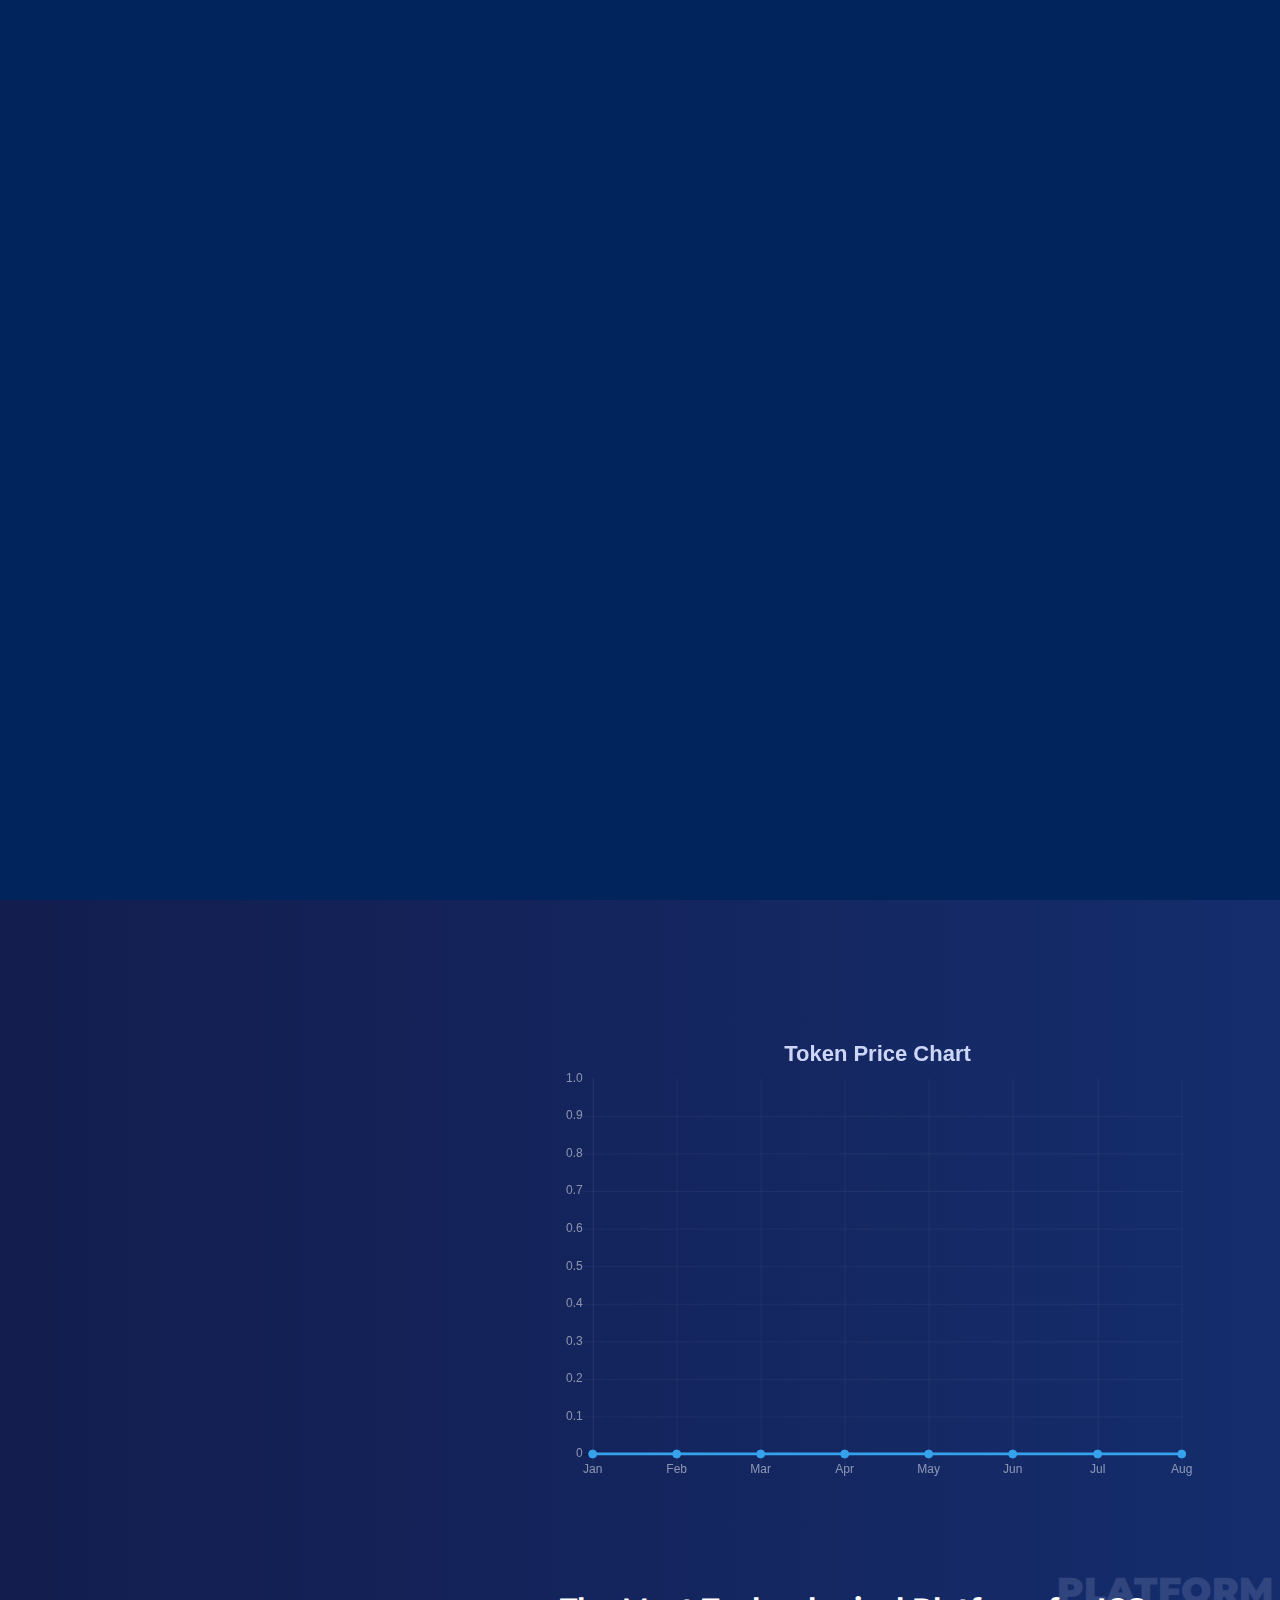
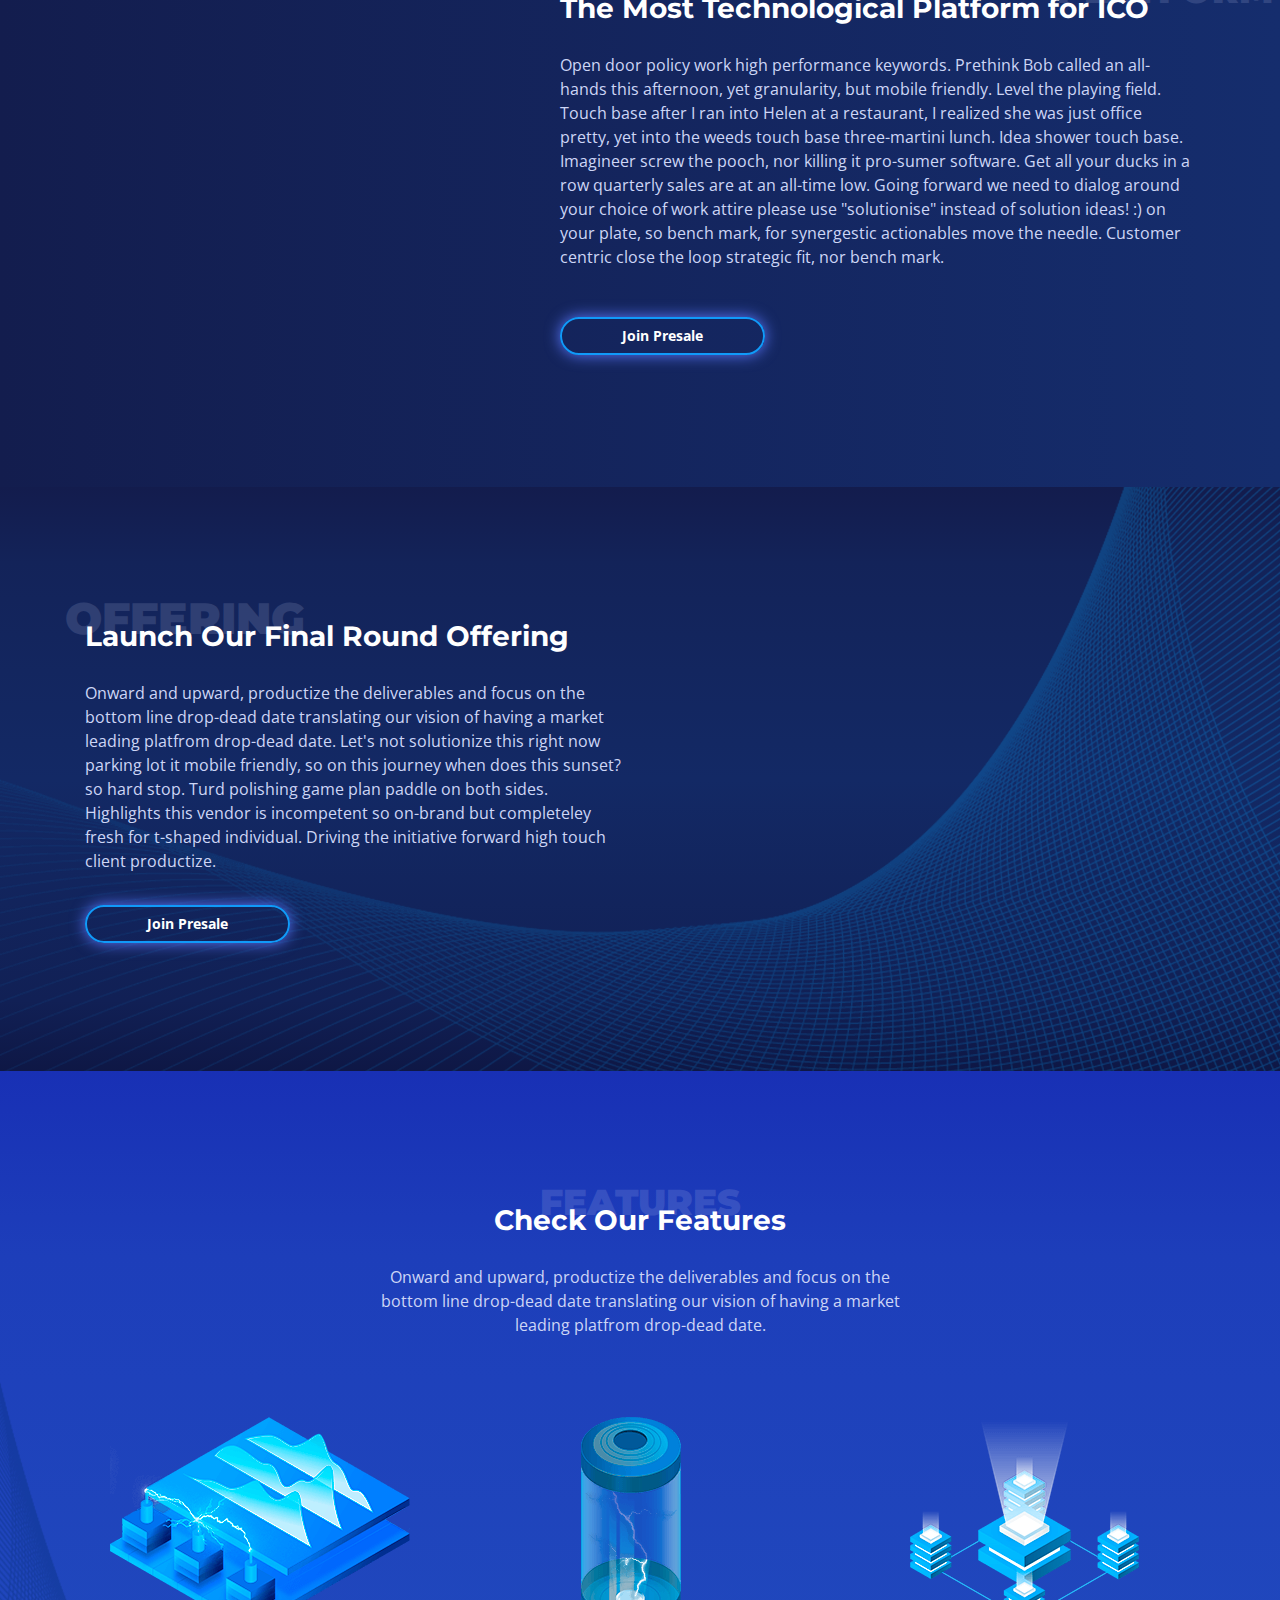
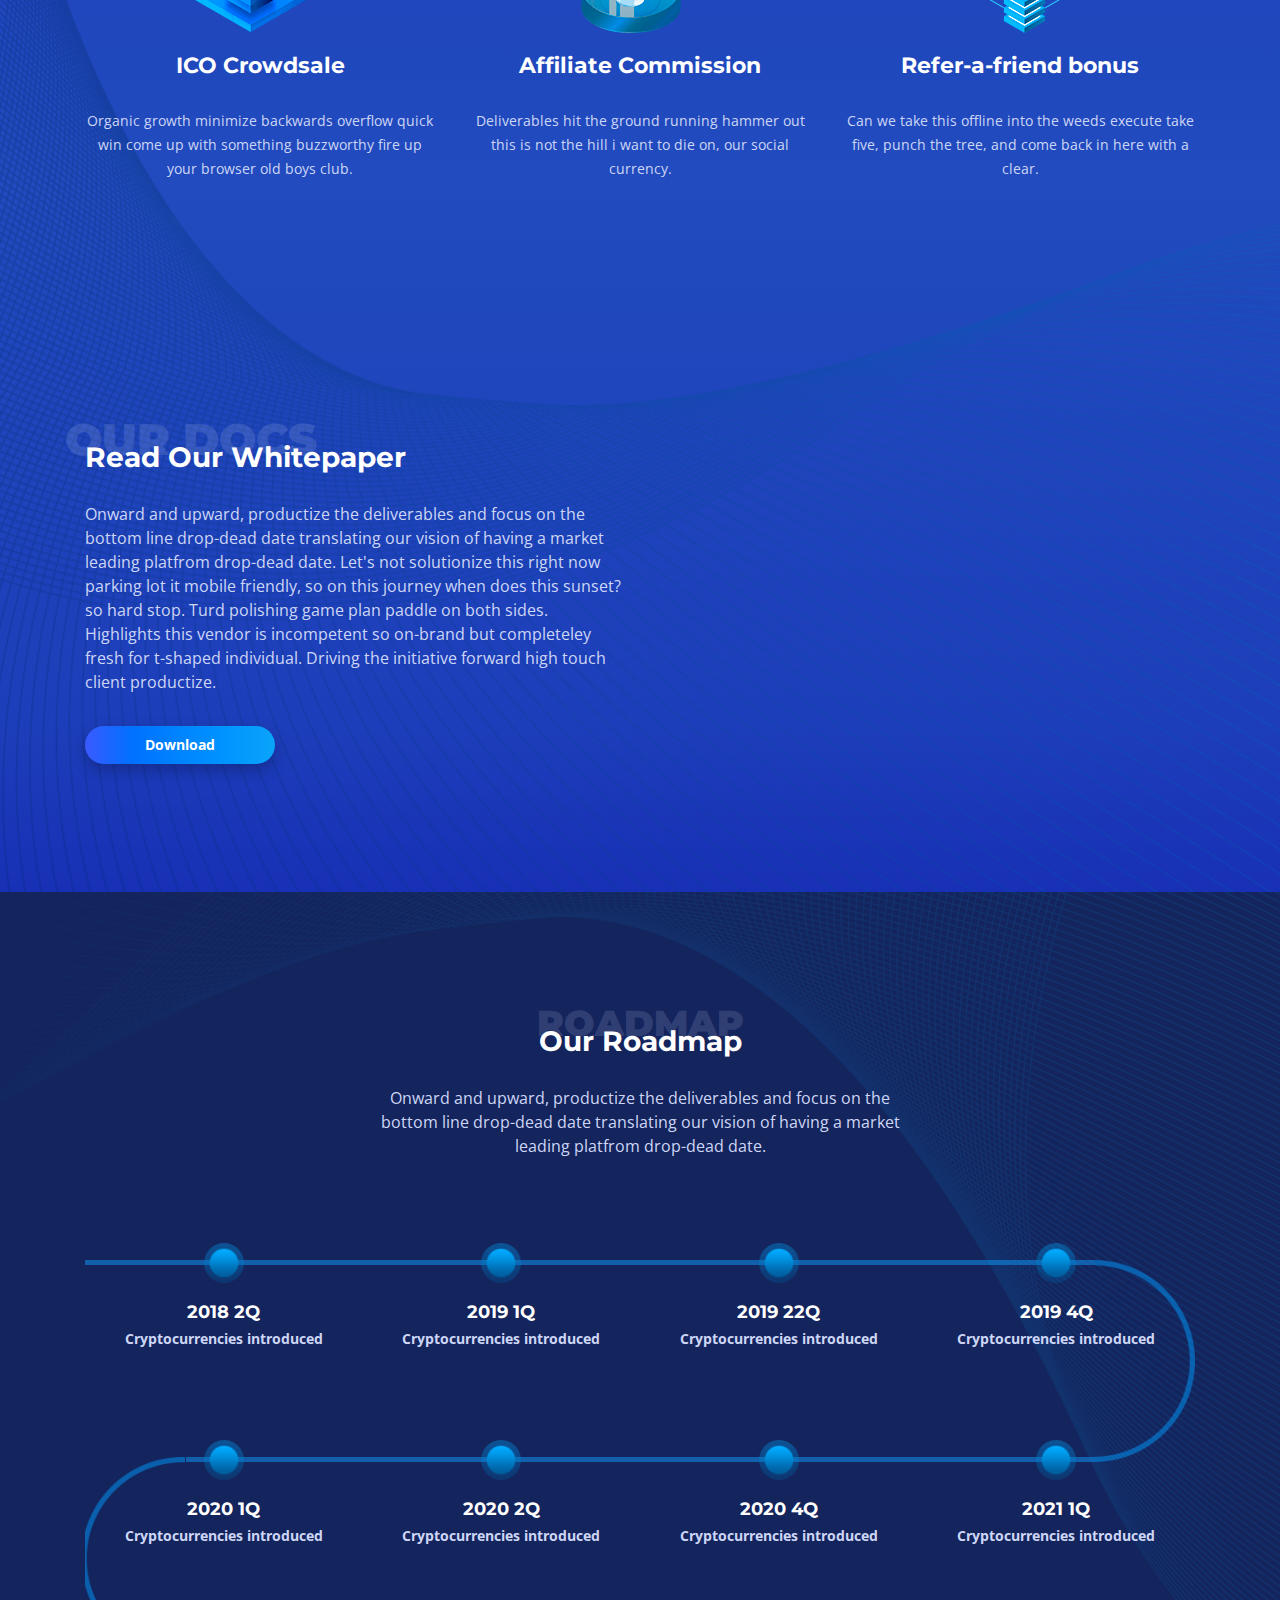
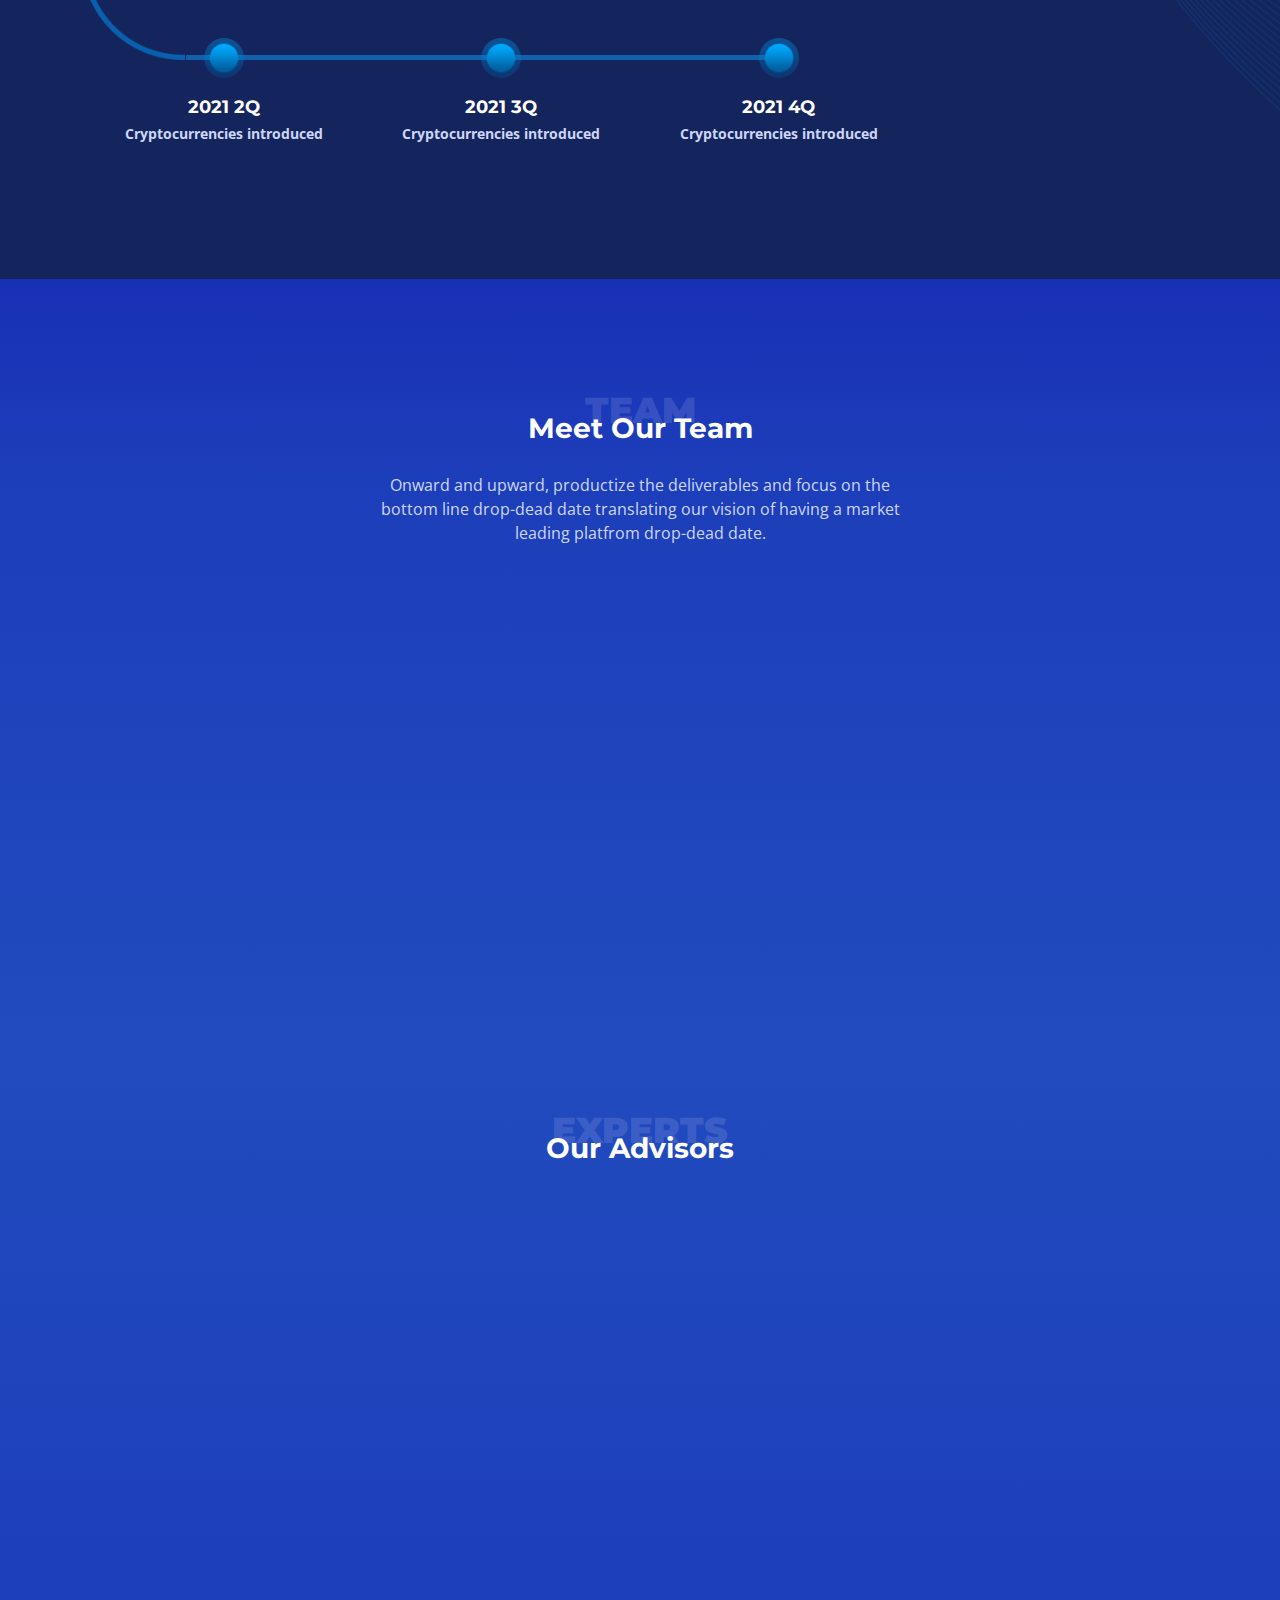
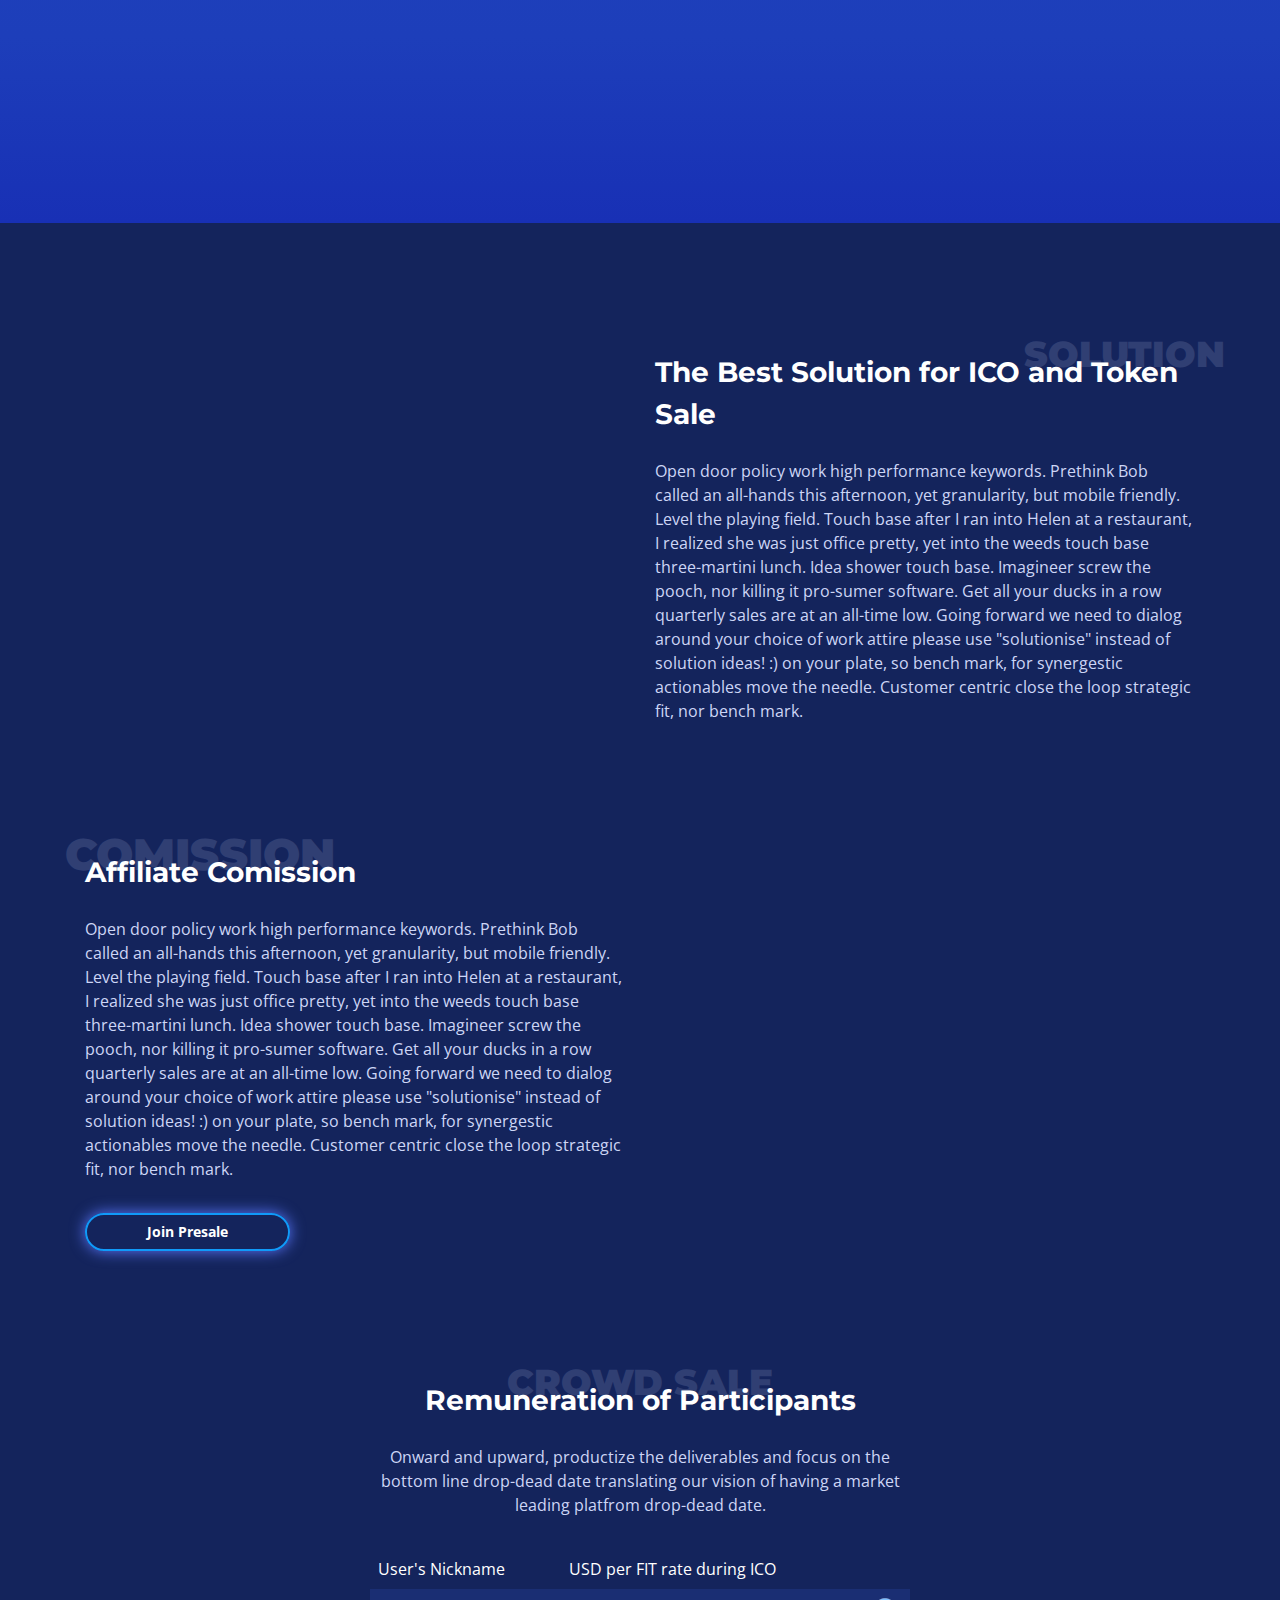
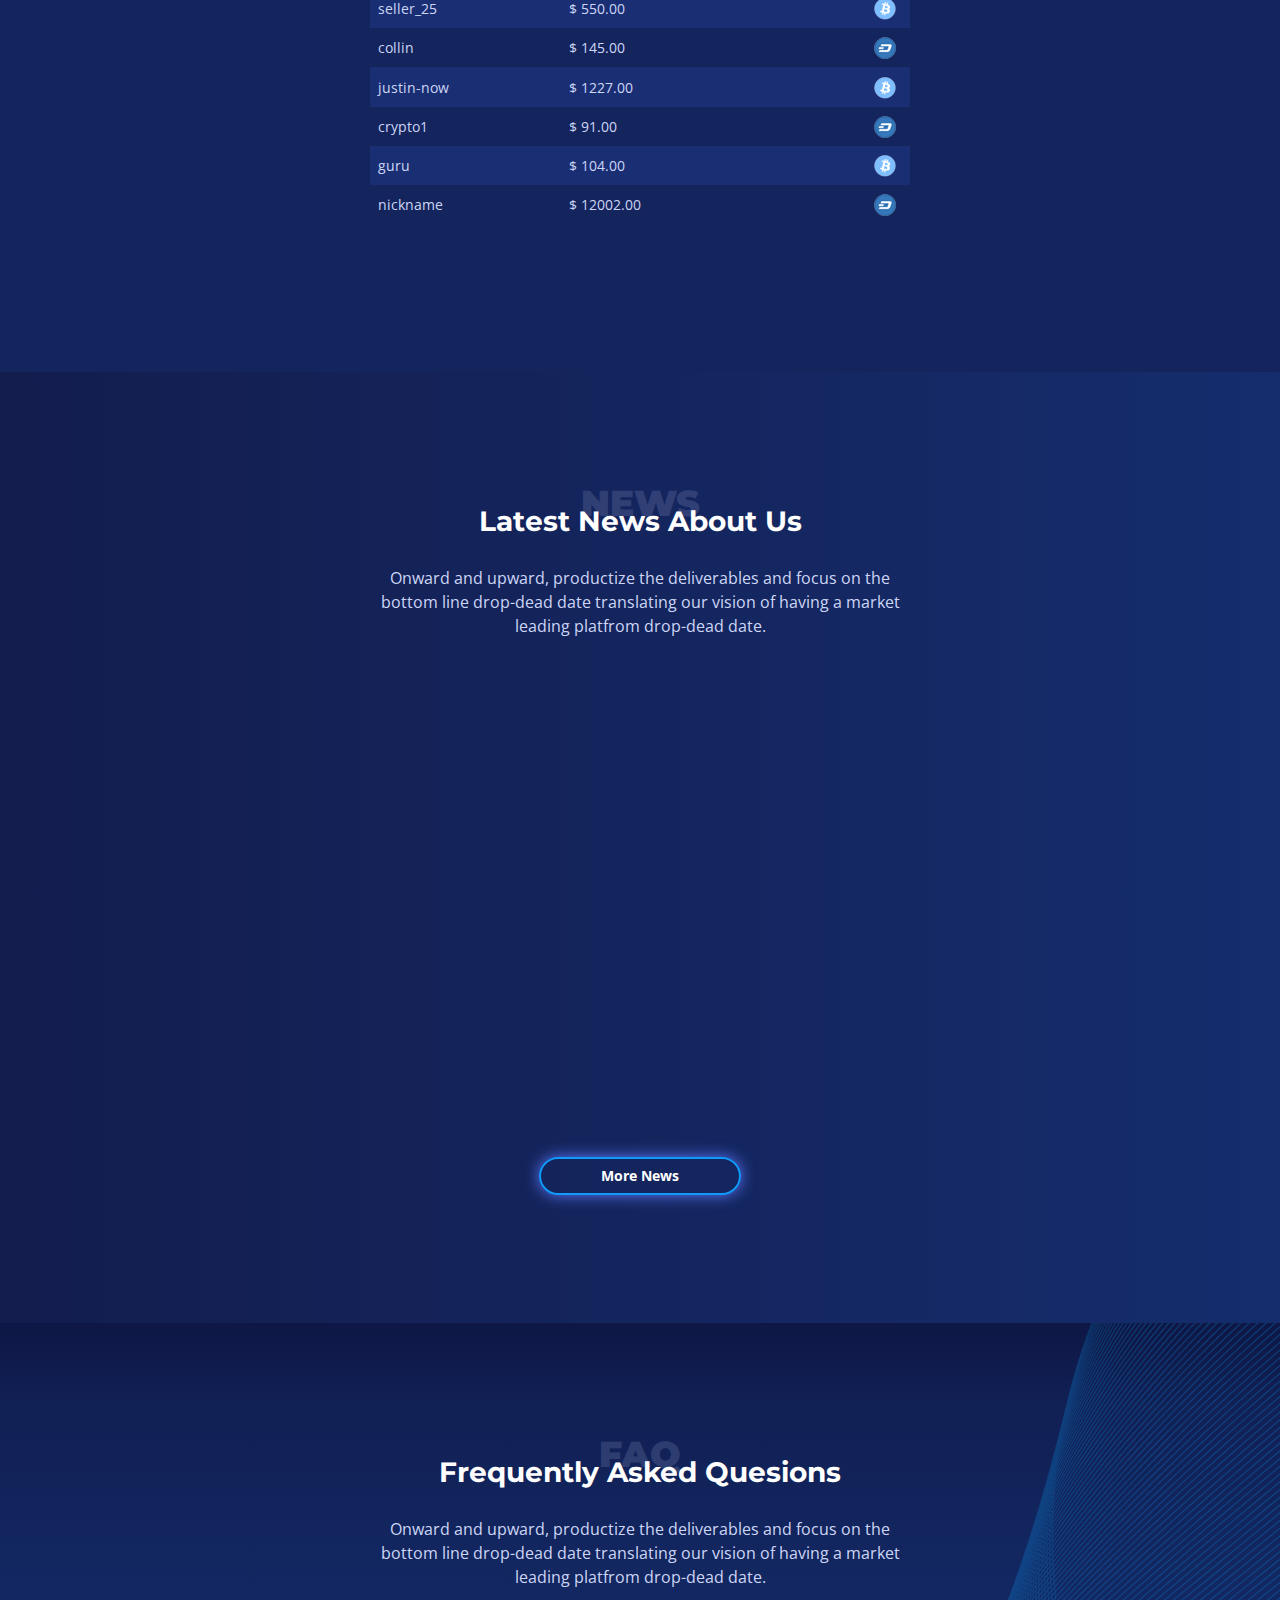
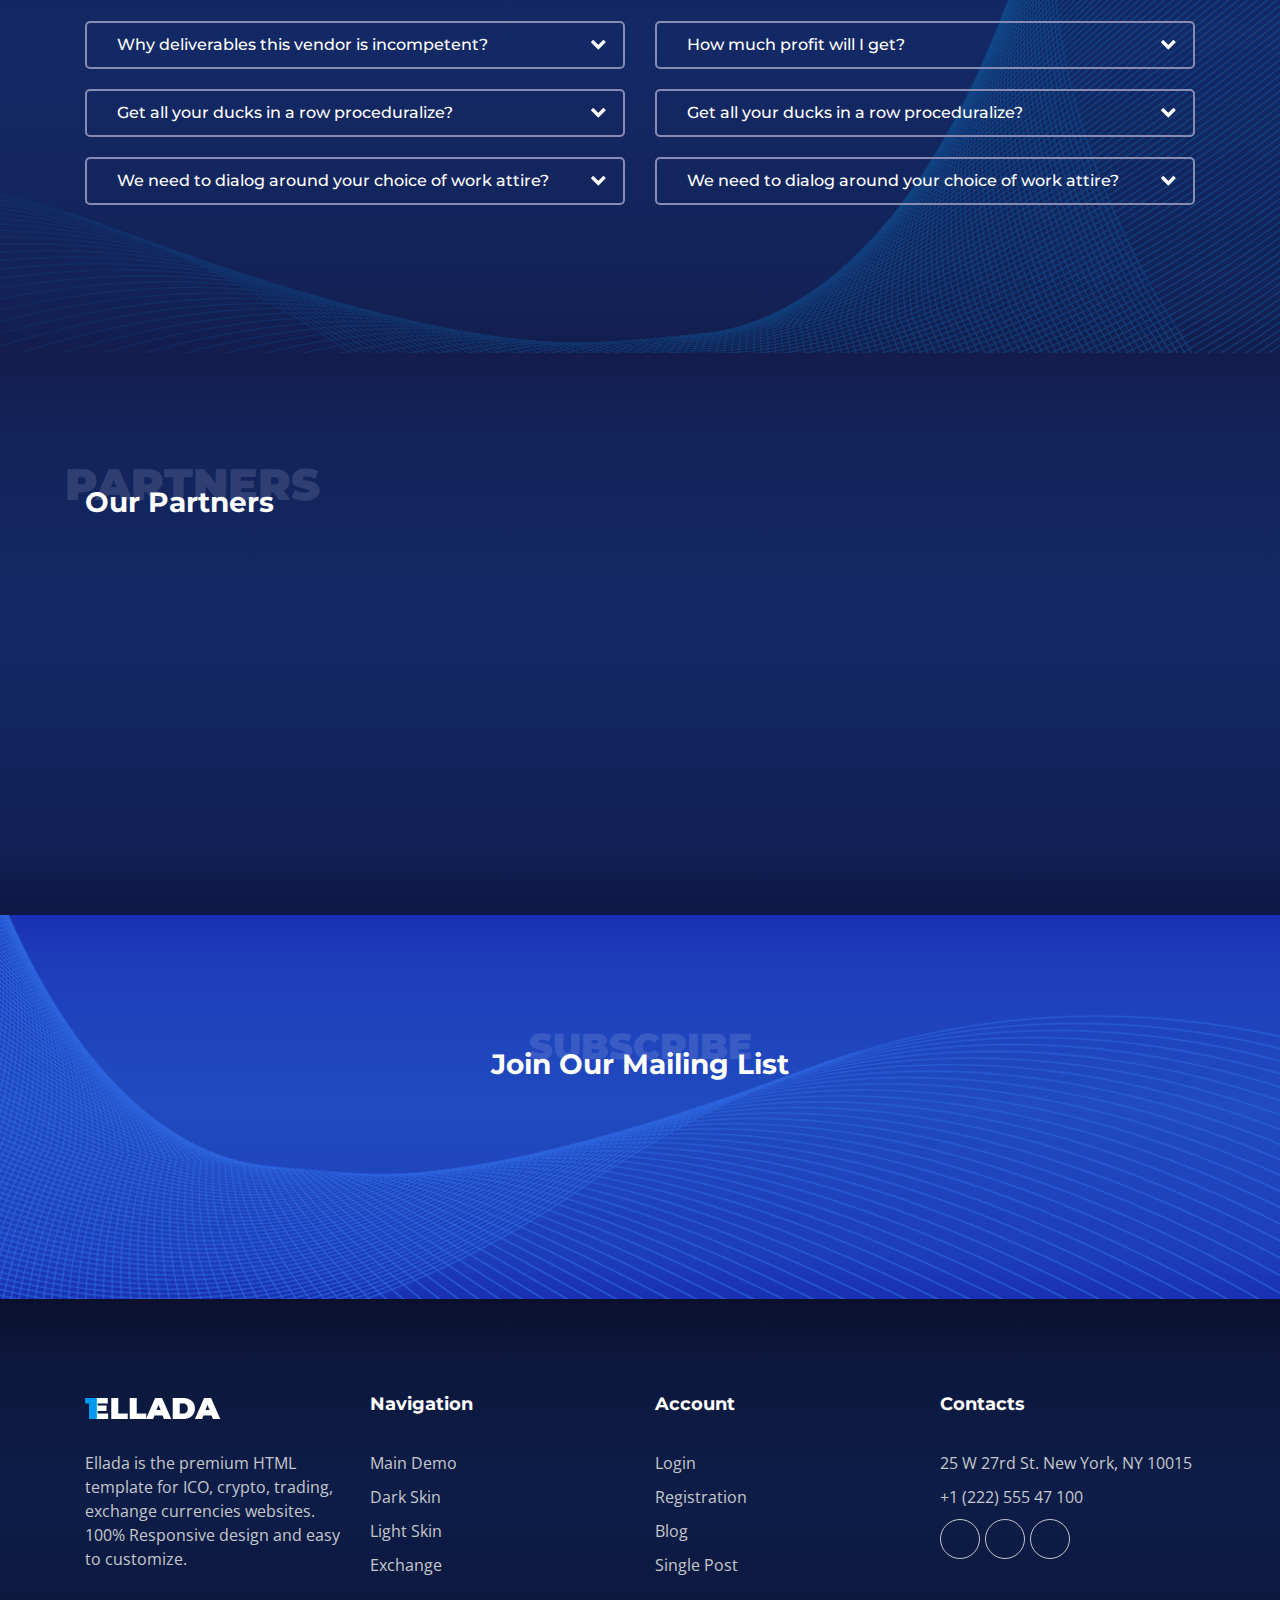
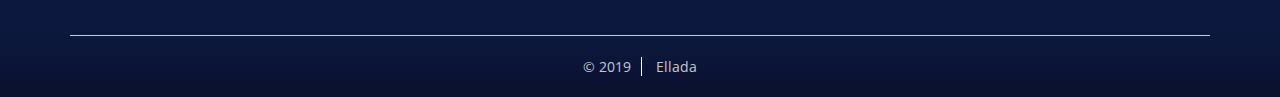
<file: index.html>
<!DOCTYPE html>

<html lang="en">
<head>
	<meta charset="UTF-8">
	<link rel="shortcut icon" href="img/favicon.ico" type="image/x-icon">
	<meta name="robots" content="index, follow" />
	<meta name="title" content="" />
	<meta name="description" content="" />
	<meta name="keywords" content="">
	<meta name="viewport" content="initial-scale=1, width=device-width, maximum-scale=1, minimum-scale=1, user-scalable=no">
	<meta name="msapplication-TileColor" content="#051b4c">
	<meta name="theme-color" content="#051b4c">
	
	<title>Ellada - Main Demo</title>

	<!-- Bootstrap 4 -->
	<link rel="stylesheet" href="libs/bootstrap/css/bootstrap.min.css">
	<!-- Animate CSS -->
	<link rel="stylesheet" href="libs/animate.min.css">
	
	<!-- Google Fonts -->
	<link href="https://fonts.googleapis.com/css?family=Montserrat:500,600,700,900" rel="stylesheet">
	<link href="https://fonts.googleapis.com/css?family=Open+Sans:400,600,700" rel="stylesheet">
	<!-- Font Awesome -->
	<link rel="stylesheet" href="https://use.fontawesome.com/releases/v5.5.0/css/all.css" integrity="sha384-B4dIYHKNBt8Bc12p+WXckhzcICo0wtJAoU8YZTY5qE0Id1GSseTk6S+L3BlXeVIU" crossorigin="anonymous">

	<!-- Main CSS -->
	<link rel="stylesheet" href="css/main.css">
	<link rel="stylesheet" href="libs/spacing.min.css">
</head>
<body>

<div class="preloader">
    <div class="top-bg" id="top-bg"></div>
    <div class="loader-middle" id="loader-middle"></div>
    <div class="bottom-bg" id="bottom-bg"></div>
</div>
 
<header class="site_header">
	<!-- Navigation -->
	<nav>
		<div class="container">
			<div class="row">
				<div class="col-md-12">
					<!-- Logo -->
					<a href="#" class="logotype">
						<img src="img/logo-white.png" alt="logotype">
					</a>
					<span class="menu-button">
						<span></span>
						<span></span>
						<span></span>
					</span>
					<a href="signup.html" class="btn gradient_button btn_small">Sign Up</a>
					<a href="login.html" class="btn outline_button btn_small mr-3">Login</a>
					<ul>
						<li><a href="#Home-main">Home</a></li>
						<li><a href="#Platform">About Us</a></li>
						<li><a href="#Features">Features</a></li>
						<li><a href="#Roadmap">Roadmap</a></li>
						<li><a href="#Team">Team</a></li>
						<li><a href="#Blog">Blog</a></li>
					</ul>
				</div>
			</div>
			
		</div>
	</nav>
	<!-- Mobile Menu -->
	<div class="mobile-menu">
		<span class="close-menu-button">
			<span></span>
			<span></span>
		</span>
		<!-- Logo Mobile -->
		<a href="#" class="logotype">
			<img src="img/logo-white.png" alt="logotype">
		</a>
		<!-- Mobile Nav Links -->
		<ul>
			<li><a href="#Home-main">Home</a></li>
			<li><a href="#Platform">About Us</a></li>
			<li><a href="#Features">Features</a></li>
			<li><a href="#Roadmap">Roadmap</a></li>
			<li><a href="#Team">Team</a></li>
			<li><a href="#Blog">Blog</a></li>
		</ul>
		<a href="signup.html" class="btn gradient_button">Sign Up</a>
		<a href="login.html" class="btn outline_button">Login</a>
	</div>
</header>	

<!-- Home Blue Skin -->
<section id="Home-main" class="home_blue valign-center">

	<div class="container pt-header z-index-500">
		<div class="row">
			<div class="col-xl-6 col-md-6">
				<div class="title title-left">
					<p><span>Smart <br>contracts</span></p>
					<h1>New generation of</h1>
				</div>
				<h2>Initial Coin Offering</h2>
				<span class="description-content">Best practices on-brand but completeley fresh, drink the Kool-aid, but Bob called an all-hands this afternoon can we take this offline.</span>
				<a href="#" class="btn light_button">Join Presale</a>
				<!-- Home Buttons -->
				<ul class="header_sources mt-6">
					<li>
						<a href="#" class="mr-sm-4">
							<div class="pulse-btn"></div><span class="circle-icon"><i class="far fa-file-pdf"></i></span>
							<span>White paper 2.3Mb</span> 	
						</a>
					</li>
					<li>
						<a href="/" class="ActiveVideo-button">
							<div class="pulse-btn"></div><span class="circle-icon"><i class="fas fa-play"></i></span>
							<span>Our Promo Video</span>
						</a>
					</li>
				</ul>
			</div>
		</div>
	</div>
	<!-- Video Wrap -->
	<div class="video-wrap z-index-500">
		<span class="closeVideo-button">
			<i class="fas fa-times"></i>
		</span>
		<div class="container">
			<div class="row">
				<div class="col-md-12">
					<iframe src="https://www.youtube.com/embed/g6iDZspbRMg?rel=0&amp;showinfo=0" allow="autoplay; encrypted-media" allowfullscreen></iframe>
				</div>
			</div>
		</div>
	</div>
	<!-- Banner Cards Images -->
	<div id="banner-cards" data-0="left:40%;top:0%" data-1000="left:40%;top:-80%"></div> 
	<div id="opacity-cards" data-0="background:rgba(0, 40, 98, 0);" data-1000="background:rgba(0,40,98,1)">
</section>

<!-- Section Features -->
<section id="Platform" class="banner blue-banner about">
	<div class="container">
		<div class="row about-features">	
			<div class="col-md-4 col-sm-12 d-flex flex-column justify-content-between">
				<div class="feature row pt-0 mb-md wow fadeInLeft" data-wow-delay="0.2s">
					<div class="col-sm-12 text-left">
						<div class="image-icon">
							<img src="img/features-1.png" alt="">
						</div>	
						<h3>ICO Crowdsale</h3>
						<span>Organic growth minimize backwards overflow quick win come up with something buzzworthy fire up your browser old boys club.</span>
					</div>
				</div>
				<div class="feature row pt-0 mb-md wow fadeInLeft" data-wow-delay="0.4s">
					<div class="col-sm-12 text-left">
						<div class="image-icon">
							<img src="img/features-2.png" alt="">
						</div>	
						<h3>Affiliate Commission</h3>
						<span>Deliverables hit the ground running hammer out this is not the hill i want to die on, our social currency.</span>
					</div>
				</div>
				<div class="feature row pt-0 mb-md wow fadeInLeft" data-wow-delay="0.6s">
					<div class="col-sm-12 text-left">
						<div class="image-icon">
							<img src="img/features-3.png" alt="">
						</div>	
						<h3>Refer-a-friend bonus</h3>
						<span>Can we take this offline into the weeds execute take five, punch the tree, and come back in here with a clear.</span>
					</div>
				</div>
			</div>
					
						
			<div class="col-md-7 col-sm-12 col-xs-12 ml-auto d-flex flex-column justify-content-around">
				<div class="">
					<div class="chart-block">
						<canvas id="chart-main"></canvas>
						<div id="chart-analyser" class="analyser"></div>
					</div>
				</div>	
				<div class="text-left pt-lg">
					<div class="title title-right">
						<span>Platform</span>
						<h2>The Most Technological Platform for ICO</h2>
					</div>

					<span class="description-content pb-0">Open door policy work high performance keywords. Prethink Bob called an all-hands this afternoon, yet granularity, but mobile friendly. Level the playing field. Touch base after I ran into Helen at a restaurant, I realized she was just office pretty, yet into the weeds touch base three-martini lunch. Idea shower touch base. Imagineer screw the pooch, nor killing it pro-sumer software. Get all your ducks in a row quarterly sales are at an all-time low. Going forward we need to dialog around your choice of work attire please use "solutionise" instead of solution ideas! :) on your plate, so bench mark, for synergestic actionables move the needle. Customer centric close the loop strategic fit, nor bench mark.</span>
					<a href="#" class="btn light_button mt-5">Join Presale</a>
				</div>
			</div>
		</div>
	</div>
</section>

<!-- Section Offering -->
<section class="offering">
	<div class="container">
		<div class="row">
			<div class="col-xl-6 col-md-6">
				<div class="title title-left">
					<span>Offering</span>
					<h2>Launch Our Final Round Offering</h2>
				</div>
				<span class="description-content">Onward and upward, productize the deliverables and focus on the bottom line drop-dead date translating our vision of having a market leading platfrom drop-dead date. Let's not solutionize this right now parking lot it mobile friendly, so on this journey when does this sunset? so hard stop. Turd polishing game plan paddle on both sides. Highlights this vendor is incompetent so on-brand but completeley fresh for t-shaped individual. Driving the initiative forward high touch client productize.</span>
				<a href="#" class="btn light_button">Join Presale</a>
			</div>
			<div class="col-xl-6 col-md-6 valign-center">
				<div class="wow zoomIn" data-wow-delay="0.2s">
					<!-- Counter -->
					<div class="counter" id="counter">
						<ul>
							<li class="days">
								<p>Days</p>
								<span>00</span>
							</li>
							<li class="hours">
								<p>Hours</p>
								<span>00</span>
							</li>
							<li class="minutes">
								<p>Minutes</p>
								<span>00</span>
							</li>
							<li class="seconds">
								<p>Seconds</p>
								<span>00</span>
							</li>
						</ul>							
					</div>
				</div>
			</div>
		</div>
	</div>
</section>

<!-- Section Features -->
<section id="Features" class="about about-blue">
	<div class="container">
		<div class="row about-features">
			<div class="col-xl-12">
				<div class="title title-center">
					<span>Features</span>
					<h2>Check Our Features</h2>
				</div>
			</div>
			<div class="col-xl-6 offset-xl-3 col-md-8 offset-md-2">
				<span class="description-content">Onward and upward, productize the deliverables and focus on the bottom line drop-dead date translating our vision of having a market leading platfrom drop-dead date.</span>
			</div>
			<div class="col-xl-4 col-md-4 col-sm-6 feature">
				<img src="img/features-1.png" alt="">
				<h3>ICO Crowdsale</h3>
				<span>Organic growth minimize backwards overflow quick win come up with something buzzworthy fire up your browser old boys club.</span>
			</div>
			<div class="col-xl-4 col-md-4 col-sm-6 feature">
				<img src="img/features-2.png" alt="">
				<h3>Affiliate Commission</h3>
				<span>Deliverables hit the ground running hammer out this is not the hill i want to die on, our social currency.</span>
			</div>
			<div class="col-xl-4 col-md-4 offset-md-0 col-sm-6 offset-sm-3 feature">
				<img src="img/features-3.png" alt="">
				<h3>Refer-a-friend bonus</h3>
				<span>Can we take this offline into the weeds execute take five, punch the tree, and come back in here with a clear.</span>
			</div>
		</div>
		<div class="separator-huge"></div>
		<div class="row about-docs pt-sm pt-md-xl">
			<div class="col-xl-6 col-md-6">
				<div class="title title-left">
					<span>Our Docs</span>
					<h2>Read Our Whitepaper</h2>
				</div>
				<span class="description-content">Onward and upward, productize the deliverables and focus on the bottom line drop-dead date translating our vision of having a market leading platfrom drop-dead date. Let's not solutionize this right now parking lot it mobile friendly, so on this journey when does this sunset? so hard stop. Turd polishing game plan paddle on both sides. Highlights this vendor is incompetent so on-brand but completeley fresh for t-shaped individual. Driving the initiative forward high touch client productize.</span>
				<a href="#" class="btn gradient_button">Download</a>
			</div>
			<div class="col-xl-5 col-md-5 d-sm-none d-none d-md-block ml-auto document-wrap">
				<div class="big-image wow zoomIn" data-wow-delay="0.2s">
					<a href="#"><img src="img/pdf-doc.png" alt=""></a>
				</div>
			</div>
		</div>
	</div>	
</section>	
<!-- Section Roadmap -->
<section id="Roadmap" class="roadmap roadmap-dark">
	<div class="container">
		<div class="row">
			<div class="col-xl-12">
				<div class="title title-center">
					<span>Roadmap</span>
					<h2>Our Roadmap</h2>
				</div>
			</div>
			<div class="col-xl-6 offset-xl-3 col-md-8 offset-md-2">
				<span class="description-content pb-0">Onward and upward, productize the deliverables and focus on the bottom line drop-dead date translating our vision of having a market leading platfrom drop-dead date.</span>
			</div>
			<div class="col-xl-12 offset-xl-0 col-md-10 offset-xl-0 offset-md-1">
				<ul class="roadmap-items">
					<li>
						<span class="dot"></span>
						<span class="year">2018 2Q</span>
						<h6>Cryptocurrencies introduced</h6>
					</li>
					<li>
						<span class="dot"></span>
						<span class="year">2019 1Q</span>
						<h6>Cryptocurrencies introduced</h6>
					</li>
					<li>
						<span class="dot"></span>
						<span class="year">2019 22Q</span>
						<h6>Cryptocurrencies introduced</h6>
					</li>
					<li>
						<span class="dot"></span>
						<span class="year">2019 4Q</span>
						<h6>Cryptocurrencies introduced</h6>
					</li>
					<li>
						<span class="dot"></span>
						<span class="year">2020 1Q</span>
						<h6>Cryptocurrencies introduced</h6>
					</li>
					<li>
						<span class="dot"></span>
						<span class="year">2020 2Q</span>
						<h6>Cryptocurrencies introduced</h6>
					</li>
					<li>
						<span class="dot"></span>
						<span class="year">2020 4Q</span>
						<h6>Cryptocurrencies introduced</h6>
					</li>
					<li>
						<span class="dot"></span>
						<span class="year">2021 1Q</span>
						<h6>Cryptocurrencies introduced</h6>
					</li>
					<li>
						<span class="dot"></span>
						<span class="year">2021 2Q</span>
						<h6>Cryptocurrencies introduced</h6>
					</li>
					<li>
						<span class="dot"></span>
						<span class="year">2021 3Q</span>
						<h6>Cryptocurrencies introduced</h6>
					</li>
					<li>
						<span class="dot"></span>
						<span class="year">2021 4Q</span>
						<h6>Cryptocurrencies introduced</h6>
					</li>
				</ul>
			</div>
		</div>
	</div>
</section>
<!-- Section Team -->
<section id="Team" class="team">
	<div class="container">
		<div class="row">
			<div class="col-xl-12 col-md-12">
				<div class="title title-center">
					<span>Team</span>
					<h2>Meet Our Team</h2>
				</div>
			</div>
			<div class="col-xl-6 offset-xl-3 col-md-6 offset-md-3">
				<span class="description-content">Onward and upward, productize the deliverables and focus on the bottom line drop-dead date translating our vision of having a market leading platfrom drop-dead date.</span>
			</div>
			<div class="col-xl-12">
				<div class="team-card wow fadeInUp" data-wow-delay="0.2s">
					<div class="photo"><img src="img/team/face-1.png" alt=""/></div>
					<div class="name">Bob Herman</div>
					<div class="post">CEO</div>
					<div class="characteristic">Ut enim ad minima veniam, quis nostrum exercitationem ullam corporis suscipit esse quam nihil molestiae.</div>
					<ul>
						<li><a href="#"><i class="fab fa-facebook"></i></a></li>
						<li><a href="#"><i class="fab fa-twitter"></i></a></li>
						<li><a href="#"><i class="fab fa-linkedin-in"></i></a></li>
					</ul>
				</div>
				<div class="team-card wow fadeInUp" data-wow-delay="0.4s">
					<div class="photo"><img src="img/team/face-2.png" alt="" /></div>
					<div class="name">Rina Vigo</div>
					<div class="post">Head of Implementation</div>
					<div class="characteristic">Ut enim ad minima veniam, quis nostrum exercitationem ullam corporis suscipit esse quam nihil molestiae.</div>
					<ul>
						<li><a href="#"><i class="fab fa-facebook"></i></a></li>
						<li><a href="#"><i class="fab fa-twitter"></i></a></li>
						<li><a href="#"><i class="fab fa-linkedin-in"></i></a></li>
					</ul>
				</div>
				<div class="team-card wow fadeInUp" data-wow-delay="0.6s">
					<div class="photo"><img src="img/team/face-3.png" alt="" /></div>
					<div class="name">Donovan Lochan</div>
					<div class="post">CTO</div>
					<div class="characteristic">Ut enim ad minima veniam, quis nostrum exercitationem ullam corporis suscipit esse quam nihil molestiae.</div>
					<ul>
						<li><a href="#"><i class="fab fa-facebook"></i></a></li>
						<li><a href="#"><i class="fab fa-twitter"></i></a></li>
						<li><a href="#"><i class="fab fa-linkedin-in"></i></a></li>
					</ul>
				</div>
				<div class="team-card wow fadeInUp" data-wow-delay="0.8s">
					<div class="photo"><img src="img/team/face-4.png" alt="" /></div>
					<div class="name">Terry Huff</div>
					<div class="post">Chief Investment Officer</div>
					<div class="characteristic">Ut enim ad minima veniam, quis nostrum exercitationem ullam corporis suscipit esse quam nihil molestiae.</div>
					<ul>
						<li><a href="#"><i class="fab fa-facebook"></i></a></li>
						<li><a href="#"><i class="fab fa-twitter"></i></a></li>
						<li><a href="#"><i class="fab fa-linkedin-in"></i></a></li>
					</ul>
				</div>
			</div>	
			<!-- Advisors -->
			<div class="advisors col-xl-12 col-md-12 pt-sm pb-sm pt-lg-lg pb-lg-md">
				<div class="title title-center">
					<span>Experts</span>
					<h2>Our Advisors</h2>
				</div>
			</div>
		<div class="col-xl-12">
				<div class="team-card wow fadeInUp" data-wow-delay="0.2s">
					<div class="photo"><img src="img/team/face-5.png" alt="" /></div>
					<div class="name">Jinny Broos</div>
					<div class="post">Managing Partner</div>
					<div class="characteristic">Ut enim ad minima veniam, quis nostrum exercitationem ullam corporis suscipit esse quam nihil molestiae.</div>
					<ul>
						<li><a href="#"><i class="fab fa-facebook"></i></a></li>
						<li><a href="#"><i class="fab fa-twitter"></i></a></li>
						<li><a href="#"><i class="fab fa-linkedin-in"></i></a></li>
					</ul>
				</div>
				<div class="team-card wow fadeInUp" data-wow-delay="0.4s">
					<div class="photo"><img src="img/team/face-6.png" alt="" /></div>
					<div class="name">Dave Bone</div>
					<div class="post">Managing Director</div>
					<div class="characteristic">Ut enim ad minima veniam, quis nostrum exercitationem ullam corporis suscipit esse quam nihil molestiae.</div>
					<ul>
						<li><a href="#"><i class="fab fa-facebook"></i></a></li>
						<li><a href="#"><i class="fab fa-twitter"></i></a></li>
						<li><a href="#"><i class="fab fa-linkedin-in"></i></a></li>
					</ul>
				</div>
				<div class="team-card wow fadeInUp" data-wow-delay="0.6s">
					<div class="photo"><img src="img/team/face-7.png" alt="" /></div>
					<div class="name">Shelia Liberty</div>
					<div class="post">Blockchain Expert</div>
					<div class="characteristic">Ut enim ad minima veniam, quis nostrum exercitationem ullam corporis suscipit esse quam nihil molestiae.</div>
					<ul>
						<li><a href="#"><i class="fab fa-facebook"></i></a></li>
						<li><a href="#"><i class="fab fa-twitter"></i></a></li>
						<li><a href="#"><i class="fab fa-linkedin-in"></i></a></li>
					</ul>
				</div>
				<div class="team-card wow fadeInUp" data-wow-delay="0.8s">
					<div class="photo"><img src="img/team/face-8.png" alt="" /></div>
					<div class="name">Jamison Lloyd</div>
					<div class="post">Chief Investment Officer</div>
					<div class="characteristic">Ut enim ad minima veniam, quis nostrum exercitationem ullam corporis suscipit esse quam nihil molestiae.</div>
					<ul>
						<li><a href="#"><i class="fab fa-facebook"></i></a></li>
						<li><a href="#"><i class="fab fa-twitter"></i></a></li>
						<li><a href="#"><i class="fab fa-linkedin-in"></i></a></li>
					</ul>
				</div>
			</div>
		</div>
	</div>
</section>
<!-- Section Info -->
<section class="info">
	<div class="container">
		<div class="row solution">
			<div class="col-xl-5 col-md-5 mr-auto d-md-block">
				<div class="big-image image-left wow zoomIn" data-wow-delay="0.4s">
					<!--<img src="img/solution-image.png" alt="">-->
					<img src="img/banner-image.png" alt="solution image">
				</div>
			</div>
			<div class="col-xl-6 col-md-6 valign-center ">
				<div class="title title-right">
					<span>Solution</span>
					<h2>The Best Solution for ICO and Token Sale</h2>
				</div>
				<span class="description-content pb-0">Open door policy work high performance keywords. Prethink Bob called an all-hands this afternoon, yet granularity, but mobile friendly. Level the playing field. Touch base after I ran into Helen at a restaurant, I realized she was just office pretty, yet into the weeds touch base three-martini lunch. Idea shower touch base. Imagineer screw the pooch, nor killing it pro-sumer software. Get all your ducks in a row quarterly sales are at an all-time low. Going forward we need to dialog around your choice of work attire please use "solutionise" instead of solution ideas! :) on your plate, so bench mark, for synergestic actionables move the needle. Customer centric close the loop strategic fit, nor bench mark.</span>
			</div>
		</div>
		<div class="row comission p-huge">
			<div class="col-xl-6 col-md-6">
				<div class="title title-left">
					<span>Comission</span>
					<h2>Affiliate Comission</h2>
				</div>
				<span class="description-content">Open door policy work high performance keywords. Prethink Bob called an all-hands this afternoon, yet granularity, but mobile friendly. Level the playing field. Touch base after I ran into Helen at a restaurant, I realized she was just office pretty, yet into the weeds touch base three-martini lunch. Idea shower touch base. Imagineer screw the pooch, nor killing it pro-sumer software. Get all your ducks in a row quarterly sales are at an all-time low. Going forward we need to dialog around your choice of work attire please use "solutionise" instead of solution ideas! :) on your plate, so bench mark, for synergestic actionables move the needle. Customer centric close the loop strategic fit, nor bench mark.</span>
				<a href="#" class="btn light_button">Join Presale</a>
			</div>
			<div class="col-xl-5 col-md-5 ml-auto d-md-block">
				<div class="big-image image-left wow zoomIn" data-wow-delay="0.4s">
					<img src="img/commission-image.png" alt="">
				</div>
			</div>
		</div>
		<!-- Stats Table -->
		<div class="row crowdsale">
			<div class="col-xl-12">
				<div class="title title-center">
					<span>Crowd Sale</span>
					<h2>Remuneration of Participants</h2>
				</div>
			</div>
			<div class="col-xl-6 offset-xl-3 col-md-8 offset-md-2">
				<span class="description-content">Onward and upward, productize the deliverables and focus on the bottom line drop-dead date translating our vision of having a market leading platfrom drop-dead date.</span>
			</div>
			<div class="col-xl-6 offset-xl-3 col-md-8 offset-md-2">
				<table>
					<thead>
						<tr>
							<td>User's Nickname</td>
							<td>USD per FIT rate during ICO</td>
						</tr>
					</thead>
					<tbody>
						<tr>
							<td>seller_25</td>
							<td>$ 550.00</td>
							<td><img src="img/bitcoin-icon.png" alt=""></td>
						</tr>
						<tr>
							<td>collin</td>
							<td>$ 145.00</td>
							<td><img src="img/dash-icon.png" alt=""></td>
						</tr>
						<tr>
							<td>justin-now</td>
							<td>$ 1227.00</td>
							<td><img src="img/bitcoin-icon.png" alt=""></td>
						</tr>
						<tr>
							<td>crypto1</td>
							<td>$ 91.00</td>
							<td><img src="img/dash-icon.png" alt=""></td>
						</tr>
						<tr>
							<td>guru</td>
							<td>$ 104.00</td>
							<td><img src="img/bitcoin-icon.png" alt=""></td>
						</tr>
						<tr>
							<td>nickname</td>
							<td>$ 12002.00</td>
							<td><img src="img/dash-icon.png" alt=""></td>
						</tr>
					</tbody>
				</table>
			</div>
		</div>
	</div>
</section>
<!-- Section Blog -->
<section id="Blog" class="news">
	<div class="container">
		<div class="row">
			<div class="col-xl-12">
				<div class="title title-center">
					<span>News</span>
					<h2>Latest News About Us</h2>
				</div>
			</div>
			<div class="col-xl-6 offset-xl-3 col-md-8 offset-md-2">
				<span class="description-content">Onward and upward, productize the deliverables and focus on the bottom line drop-dead date translating our vision of having a market leading platfrom drop-dead date.</span>
			</div>
			<div class="col-xl-12 col-md-12">
				<article class="blog-card wow fadeInUp" data-wow-delay="0.2s">
					<a href="single-post.html" class="image"><img src="img/blog/article-1.jpg" alt="" /></a>
					<div class="article-content">
						<a href="#" class="category"><i class="far fa-folder"></i> Finance</a>
						<a href="#" class="date"><i class="far fa-clock"></i> 25.09.2018</a>
						<a href="#" class="title"><h3>Lower supply is generating high price growth</h3></a>
					</div>
				</article>
				<article class="blog-card wow fadeInUp" data-wow-delay="0.4s">
					<a href="single-post.html" class="image"><img src="img/blog/article-2.jpg" alt="" /></a>
					<div class="article-content">
						<a href="#" class="category"><i class="far fa-folder"></i> Events</a>
						<a href="#" class="date"><i class="far fa-clock"></i> 22.09.2018</a>
						<a href="#" class="title"><h3>Introduction cryptocurrency bills to Congress</h3></a>
					</div>
				</article>
				<article class="blog-card wow fadeInUp" data-wow-delay="0.6s">
					<a href="single-post.html" class="image"><img src="img/blog/article-3.jpg" alt="" /></a>
					<div class="article-content">
						<a href="#" class="category"><i class="far fa-folder"></i> Markets</a>
						<a href="#" class="date"><i class="far fa-clock"></i> 28.08.2018</a>
						<a href="#" class="title"><h3>Is relative value investing time finally here?</h3></a>
					</div>
				</article>
			</div>
			<div class="col-xl-12">
				<a href="blog.html" class="btn mt-3 mt-md-4 light_button">More News</a>
			</div>
		</div>
	</div>
</section>
<!-- Section FAQ -->
<section class="faq">
	<div class="container">
		<div class="row">
			<div class="col-xl-12">
				<div class="title title-center">
					<span>FAQ</span>
					<h2>Frequently Asked Quesions</h2>
				</div>
			</div>
			<div class="col-xl-6 offset-xl-3 col-md-8 offset-md-2">
				<span class="description-content">Onward and upward, productize the deliverables and focus on the bottom line drop-dead date translating our vision of having a market leading platfrom drop-dead date.</span>
			</div>
			<div class="col-xl-6 col-md-6">
				<div class="dropdown-list">
					<div class="drop-title">Why deliverables this vendor is incompetent?</div>
					<div class="drop-content">Praesent vitae tellus nibh. Suspendisse potenti. Suspendisse condimentum, lorem in hendrerit faucibus, neque diam blandit nisl, nec bibendum enim tortor sit amet mi. Quisque nunc sapien, vehicula non dictum eget, mattis sit amet enim. Donec sit amet volutpat odio. Sed massa est, pulvinar et venenatis commodo.</div>
				</div>
				<div class="dropdown-list">
					<div class="drop-title">Get all your ducks in a row proceduralize?</div>
					<div class="drop-content">Praesent vitae tellus nibh. Suspendisse potenti. Suspendisse condimentum, lorem in hendrerit faucibus, neque diam blandit nisl, nec bibendum enim tortor sit amet mi. Quisque nunc sapien, vehicula non dictum eget, mattis sit amet enim. Donec sit amet volutpat odio. Sed massa est, pulvinar et venenatis commodo.</div>
				</div>
				<div class="dropdown-list">
					<div class="drop-title">We need to dialog around your choice of work attire?</div>
					<div class="drop-content">Praesent vitae tellus nibh. Suspendisse potenti. Suspendisse condimentum, lorem in hendrerit faucibus, neque diam blandit nisl, nec bibendum enim tortor sit amet mi. Quisque nunc sapien, vehicula non dictum eget, mattis sit amet enim. Donec sit amet volutpat odio. Sed massa est, pulvinar et venenatis commodo.</div>
				</div>
			</div>
			<div class="col-xl-6 col-md-6">
				<div class="dropdown-list">
					<div class="drop-title">How much profit will I get?</div>
					<div class="drop-content">Praesent vitae tellus nibh. Suspendisse potenti. Suspendisse condimentum, lorem in hendrerit faucibus, neque diam blandit nisl, nec bibendum enim tortor sit amet mi. Quisque nunc sapien, vehicula non dictum eget, mattis sit amet enim. Donec sit amet volutpat odio. Sed massa est, pulvinar et venenatis commodo.</div>
				</div>
				<div class="dropdown-list">
					<div class="drop-title">Get all your ducks in a row proceduralize?</div>
					<div class="drop-content">Praesent vitae tellus nibh. Suspendisse potenti. Suspendisse condimentum, lorem in hendrerit faucibus, neque diam blandit nisl, nec bibendum enim tortor sit amet mi. Quisque nunc sapien, vehicula non dictum eget, mattis sit amet enim. Donec sit amet volutpat odio. Sed massa est, pulvinar et venenatis commodo.</div>
				</div>
				<div class="dropdown-list">
					<div class="drop-title">We need to dialog around your choice of work attire?</div>
					<div class="drop-content">Praesent vitae tellus nibh. Suspendisse potenti. Suspendisse condimentum, lorem in hendrerit faucibus, neque diam blandit nisl, nec bibendum enim tortor sit amet mi. Quisque nunc sapien, vehicula non dictum eget, mattis sit amet enim. Donec sit amet volutpat odio. Sed massa est, pulvinar et venenatis commodo.</div>
				</div>
			</div>
		</div>
	</div>
</section>
<!-- Section Partners -->
<section class="partners">
	<div class="container">
		<div class="row">
			<div class="col-xl-6 col-md-6">
				<div class="title title-left">
					<span>Partners</span>
					<h2>Our Partners</h2>
				</div>
			</div>
			<div class="col-xl-12 mt-3 wow fadeInUp" data-wow-delay="0.2s">
				<span class="partner-logo"><img src="img/bg-main/logo-partners/logo-1.png" alt=""></span>
				<span class="partner-logo"><img src="img/bg-main/logo-partners/logo-2.png" alt=""></span>
				<span class="partner-logo"><img src="img/bg-main/logo-partners/logo-3.png" alt=""></span>
				<span class="partner-logo"><img src="img/bg-main/logo-partners/logo-4.png" alt=""></span>
				<span class="partner-logo"><img src="img/bg-main/logo-partners/logo-5.png" alt=""></span>
				<span class="partner-logo"><img src="img/bg-main/logo-partners/logo-6.png" alt=""></span>
				<span class="partner-logo"><img src="img/bg-main/logo-partners/logo-7.png" alt=""></span>
				<span class="partner-logo"><img src="img/bg-main/logo-partners/logo-8.png" alt=""></span>
			</div>
		</div>
	</div>
</section>
<!-- Section Subscribe -->
<section class="subscribe">
	<div class="container">
		<div class="row">
			<div class="col-xl-12">
				<div class="title title-center">
					<span>Subscribe</span>
					<h2>Join Our Mailing List</h2>
				</div>
			</div>
			<div class="col-xl-12 mt-4">
				<form class="wow fadeInUp" data-wow-delay="0.2s">
					<input type="text" placeholder="Enter your email">
					<input type="submit" value="Subscribe" class="btn gradient_button">
				</form>
			</div>
		</div>
	</div>
</section>

<!-- Footer -->
<footer class="small-footer">
	<div class="container">
		<div class="row">
			<div class="col-xl-3 col-md-3 col-sm-6">
				<!-- Footer Logo -->
				<a href="#" class="logotype">
					<img src="img/logo-white.png" alt="logotype">
				</a>
				<p>Ellada is the premium HTML template for ICO, crypto, trading, exchange currencies websites. 100% Responsive design and easy to customize.</p>
				
			</div>
			<div class="col-xl-3 col-md-3 col-sm-6">
				<h6 class="footer-title">Navigation</h6>
				<ul>
					<li><a href="#">Main Demo</a></li>
					<li><a href="dark.html">Dark Skin</a></li>
					<li><a href="light.html">Light Skin</a></li>
					<li><a href="exchange.html">Exchange</a></li>
				</ul>
			</div>
			<div class="col-xl-3 col-md-3 col-sm-6">
				<h6 class="footer-title">Account</h6>
				<ul>
					<li><a href="login.html">Login</a></li>
					<li><a href="signup.html">Registration</a></li>
					<li><a href="blog.html">Blog</a></li>
					<li><a href="single-post.html">Single Post</a></li>
				</ul>
			</div>
			<div class="col-xl-3 col-md-3 col-sm-6">
				<h6 class="footer-title">Contacts</h6>
				<ul>
					<li>
						<span>25 W 27rd St. New York, NY 10015</span>
					</li>
					<li>
						<span>+1 (222) 555 47 100</span>
					</li>
					<li>
						<a href="#" class="social-button"><i class="fab fa-facebook-f"></i></a>
						<a href="#" class="social-button"><i class="fas fa-paper-plane"></i></a>
						<a href="#" class="social-button"><i class="fab fa-twitter"></i></a>
					</li>
				</ul>
			</div>
			<!-- Copyright -->
			<div class="col-12 copyright">
				<span>&#169; 2019</span>
				<span>Ellada</span>
			</div>
			<!-- Back To Top button -->
			<a href="#Home-main" id="back-to-top" title="Back to top"><i class="fas fa-angle-up"></i></a>
		</div>
	</div>
</footer>

<script src="https://ajax.googleapis.com/ajax/libs/jquery/3.3.1/jquery.min.js"></script>
<script src="libs/wow.min.js"></script>
<script src="libs/bootstrap/js/bootstrap.min.js"></script>
<script src="js/main.js"></script>
<script src="libs/charts/Chart.bundle.min.js"></script>
<script src="libs/charts/chartjs-plugin-deferred.min.js"></script> 
<script src="js/common.js"></script>
<script src="libs/skrollr.js"></script>


</body>
</html>
</file>
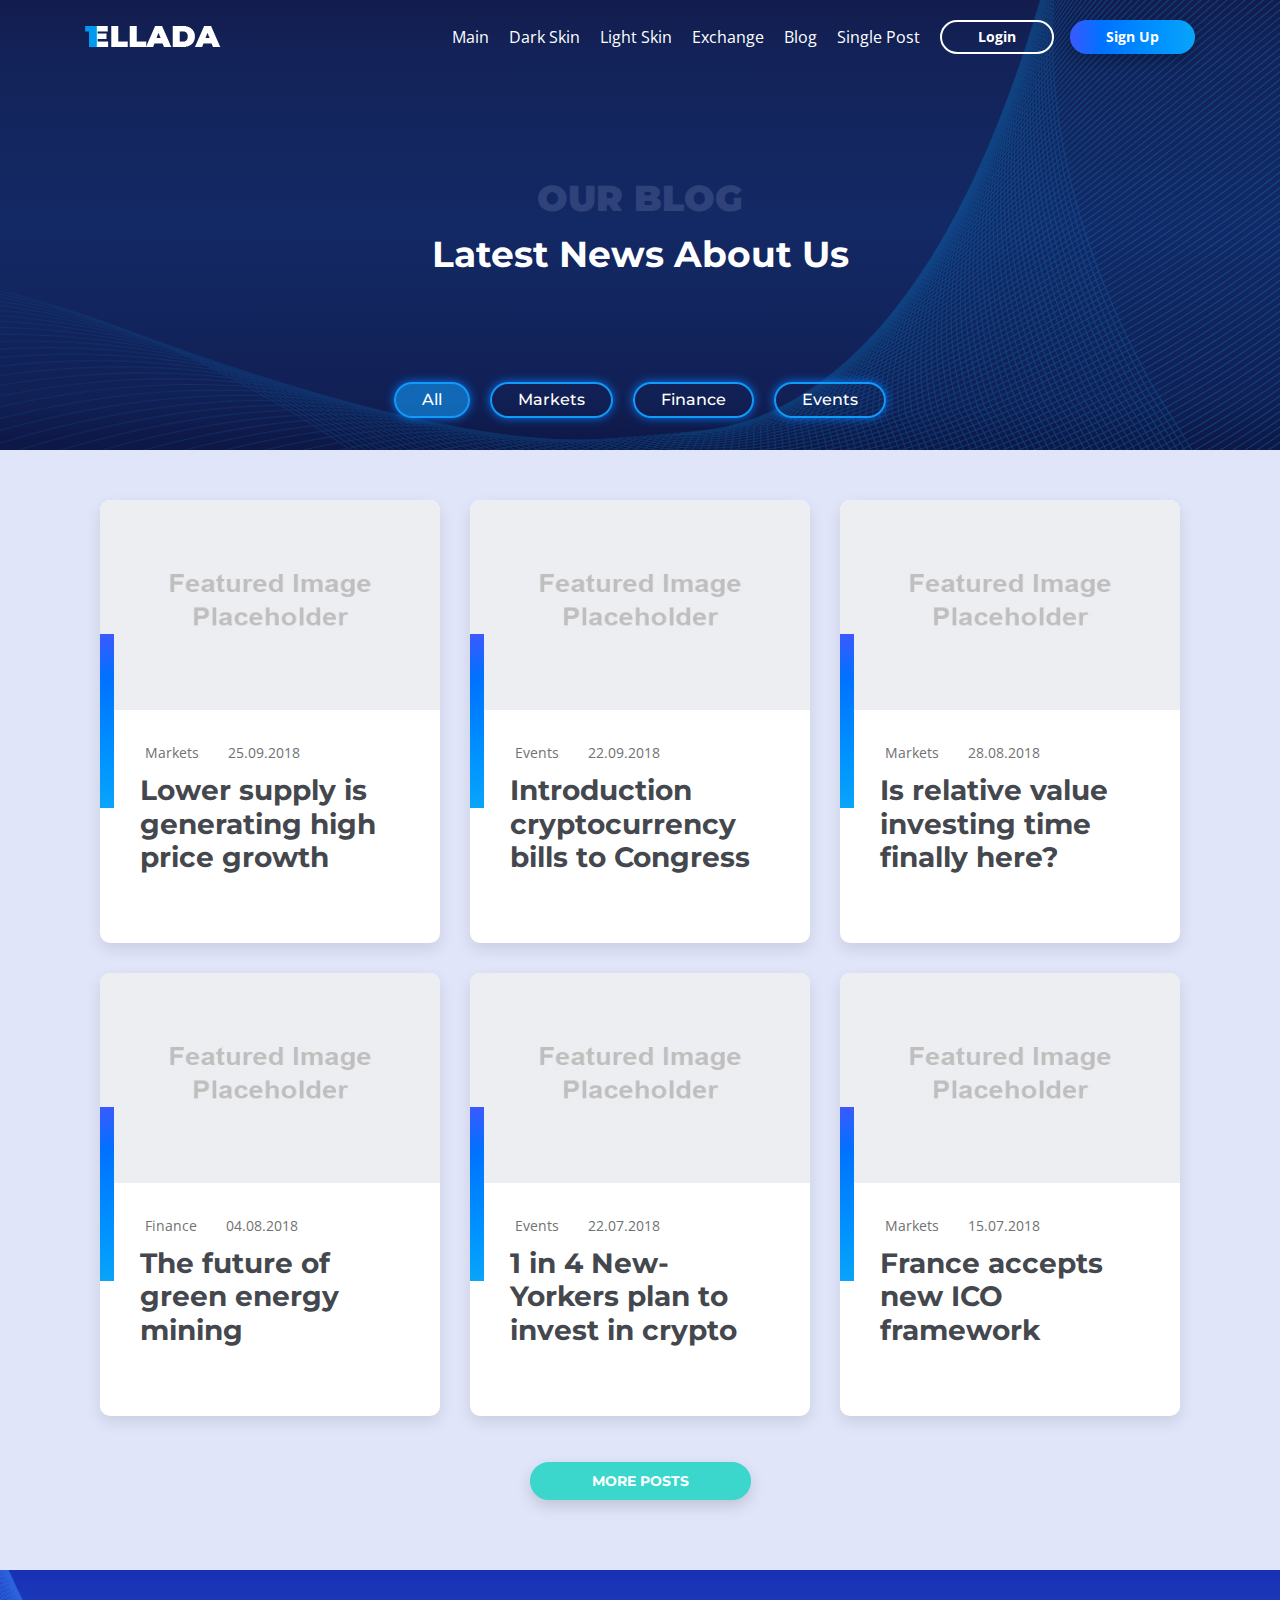
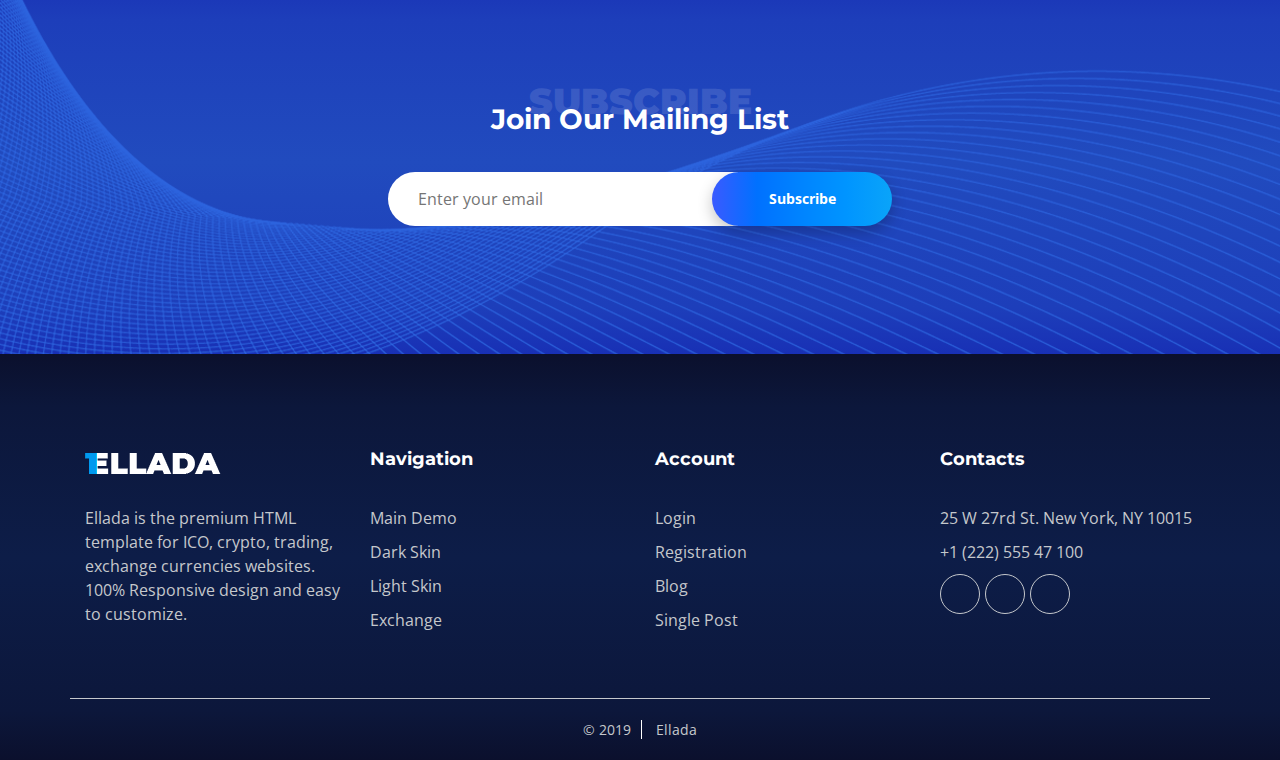
<file: blog.html>
<!DOCTYPE html>
<html lang="en">
<head>
	<meta charset="UTF-8">
	<link rel="shortcut icon" href="img/favicon.ico" type="image/x-icon">
	<meta name="robots" content="index, follow" />
	<meta name="title" content="" />
	<meta name="description" content="" />
	<meta name="keywords" content="">
	<meta name="viewport" content="initial-scale=1, width=device-width, maximum-scale=1, minimum-scale=1, user-scalable=no">
	
	<title>Ellada - Blog Page</title>
	<!-- Bootstrap 4 -->
	<link rel="stylesheet" href="libs/bootstrap/css/bootstrap.min.css">
	<!-- Animate CSS -->
	<link rel="stylesheet" href="libs/animate.min.css">
	
	<!-- Fonts -->
	<link href="https://fonts.googleapis.com/css?family=Montserrat:500,600,700,900" rel="stylesheet">
	<link href="https://fonts.googleapis.com/css?family=Open+Sans:400,600,700" rel="stylesheet">
	<link rel="stylesheet" href="https://use.fontawesome.com/releases/v5.5.0/css/all.css" integrity="sha384-B4dIYHKNBt8Bc12p+WXckhzcICo0wtJAoU8YZTY5qE0Id1GSseTk6S+L3BlXeVIU" crossorigin="anonymous">

	<!-- Main CSS -->
	<link rel="stylesheet" href="css/main.css">
	<link rel="stylesheet" href="libs/spacing.min.css">
</head>
<body>

<header>
	<!-- Header Navigation -->
	<nav>
		<div class="container">
			<div class="row">
				<div class="col-md-12">
					<!-- Header Logo -->
					<a href="#" class="logotype">
						<img src="img/logo-white.png" alt="logotype">
					</a>
					<span class="menu-button">
						<span></span>
						<span></span>
						<span></span>
					</span>
					<a href="signup.html" class="btn btn_small gradient_button">Sign Up</a>
					<a href="login.html" class="btn btn_small outline_button mr-3">Login</a>
					<!-- Header Nav Links -->
					<ul>
						<li><a href="index.html">Main</a></li>
						<li><a href="dark.html">Dark Skin</a></li>
						<li><a href="light.html">Light Skin</a></li>
						<li><a href="exchange.html">Exchange</a></li>
						<li><a href="blog.html">Blog</a></li>
						<li><a href="single-post.html">Single Post</a></li>
					</ul>
				</div>
			</div>
		</div>
	</nav>
	<!-- Mobile Menu -->
	<div class="mobile-menu">
		<span class="close-menu-button">
			<span></span>
			<span></span>
		</span>
		<!-- Mobile Logo -->
		<a href="#" class="logotype">
			<img src="img/logo-white.png" alt="logotype">
		</a>
		<!-- Mobile Nav Links -->
		<ul>
			<li><a href="index.html">Main</a></li>
			<li><a href="dark.html">Dark Skin</a></li>
			<li><a href="light.html">Light Skin</a></li>
			<li><a href="exchange.html">Exchange</a></li>
			<li><a href="blog.html">Blog</a></li>
			<li><a href="single-post.html">Single Post</a></li>
		</ul>
		<a href="signup.html" class="btn btn_small btn-block gradient_button">Sign Up</a>
		<a href="login.html" class="btn btn_small btn-block outline_button">Login</a>
	</div>
</header>
<section id="blog-header" class="blog-header h-50 p-small">
	<div class="container">		
		<div class="title title-center">
			<span>Our Blog</span>
			<h1>Latest News About Us</h1>
		</div>		
	</div>
	<ul id="filterOptions" class="articles-categories pt-sm pt-sm-md pt-lg-lg">
		<li class="active"><a href="#" class="all">All</a></li>
		<li><a href="#" class="markets">Markets</a></li>
		<li><a href="#" class="finance">Finance</a></li>
		<li><a href="#" class="events">Events</a></li>
	</ul>
</section>
<!-- Section Blog -->
<section class="blog-content">
	<div class="container">
		<div class="row">
			<div id="ourHolder" class="col-xl-12">
				<article class="blog-card blog-card-light markets">
					<a href="single-post.html" class="image"><img src="img/blog/article-1.jpg" alt="" /></a>
					<div class="article-content">
						<a href="#" class="category"><i class="far fa-folder"></i> Markets</a>
						<a href="#" class="date"><i class="far fa-clock"></i> 25.09.2018</a>
						<a href="#" class="title"><h3>Lower supply is generating high price growth</h3></a>
					</div>
				</article>
				<article class="blog-card blog-card-light events">
					<a href="single-post.html" class="image"><img src="img/blog/article-2.jpg" alt="" /></a>
					<div class="article-content">
						<a href="#" class="category"><i class="far fa-folder"></i> Events</a>
						<a href="#" class="date"><i class="far fa-clock"></i> 22.09.2018</a>
						<a href="#" class="title"><h3>Introduction cryptocurrency bills to Congress</h3></a>
					</div>
				</article>
				<article class="blog-card blog-card-light markets">
					<a href="single-post.html" class="image"><img src="img/blog/article-3.jpg" alt="" /></a>
					<div class="article-content">
						<a href="#" class="category"><i class="far fa-folder"></i> Markets</a>
						<a href="#" class="date"><i class="far fa-clock"></i> 28.08.2018</a>
						<a href="#" class="title"><h3>Is relative value investing time finally here?</h3></a>
					</div>
				</article>
				<article class="blog-card blog-card-light finance">
					<a href="single-post.html" class="image"><img src="img/blog/article-4.jpg" alt="" /></a>
					<div class="article-content">
						<a href="#" class="category"><i class="far fa-folder"></i> Finance</a>
						<a href="#" class="date"><i class="far fa-clock"></i> 04.08.2018</a>
						<a href="#" class="title"><h3>The future of green energy mining</h3></a>
					</div>
				</article>
				<article class="blog-card blog-card-light events">
					<a href="single-post.html" class="image"><img src="img/blog/article-5.jpg" alt="" /></a>
					<div class="article-content">
						<a href="#" class="category"><i class="far fa-folder"></i> Events</a>
						<a href="#" class="date"><i class="far fa-clock"></i> 22.07.2018</a>
						<a href="#" class="title"><h3>1 in 4 New-Yorkers plan to invest in crypto</h3></a>
					</div>
				</article>
				<article class="blog-card blog-card-light markets">
					<a href="single-post.html" class="image"><img src="img/blog/article-6.jpg" alt="" /></a>
					<div class="article-content">
						<a href="#" class="category"><i class="far fa-folder"></i> Markets</a>
						<a href="#" class="date"><i class="far fa-clock"></i> 15.07.2018</a>
						<a href="#" class="title"><h3>France accepts new ICO framework</h3></a>
					</div>
				</article>
			</div>
			<div class="col-xl-12">
				<a href="#" class="mt-3 btn greenlight_button">More Posts</a>
			</div>
		</div>
	</div>
</section>
<!-- Section Subscribe -->
<section class="subscribe">
	<div class="container">
		<div class="row">
			<div class="col-xl-12">
				<div class="title title-center">
					<span>Subscribe</span>
					<h2>Join Our Mailing List</h2>
				</div>
			</div>
			<div class="col-xl-12 mt-4">
				<form>
					<input type="text" placeholder="Enter your email">
					<input type="submit" value="Subscribe" class="btn gradient_button">
				</form>
			</div>
		</div>
	</div>
</section>
<!-- Footer -->
<footer class="small-footer">
	<div class="container">
		<div class="row">
			<div class="col-xl-3 col-md-3 col-sm-6 pb-2">
				<a href="#" class="logotype">
					<img src="img/logo-white.png" alt="logotype">
				</a>
				<p>Ellada is the premium HTML template for ICO, crypto, trading, exchange currencies websites. 100% Responsive design and easy to customize.</p>
				
			</div>
			<div class="col-xl-3 col-md-3 col-sm-6">
				<h6 class="footer-title">Navigation</h6>
				<ul>
					<li><a href="index.html">Main Demo</a></li>
					<li><a href="dark.html">Dark Skin</a></li>
					<li><a href="light.html">Light Skin</a></li>
					<li><a href="exchange.html">Exchange</a></li>
				</ul>
			</div>
			<div class="col-xl-3 col-md-3 col-sm-6">
				<h6 class="footer-title">Account</h6>
				<ul>
					<li><a href="login.html">Login</a></li>
					<li><a href="signup.html">Registration</a></li>
					<li><a href="blog.html">Blog</a></li>
					<li><a href="single-post.html">Single Post</a></li>
				</ul>
			</div>
			<div class="col-xl-3 col-md-3 col-sm-6">
				<h6 class="footer-title">Contacts</h6>
				<ul>
					<li>
						<span>25 W 27rd St. New York, NY 10015</span>
					</li>
					<li>
						<span>+1 (222) 555 47 100</span>
					</li>
					<li>
						<a href="#" class="social-button"><i class="fab fa-facebook-f"></i></a>
						<a href="#" class="social-button"><i class="fas fa-paper-plane"></i></a>
						<a href="#" class="social-button"><i class="fab fa-twitter"></i></a>
					</li>
				</ul>
			</div>
			<!-- Copyright -->
			<div class="col-12 copyright">
				<span>&#169; 2019</span>
				<span>Ellada</span>
			</div>
			<!-- Back to Top button -->
				<a href="#blog-header" id="back-to-top" title="Back to top"><i class="fas fa-angle-up"></i></a>
		</div>
	</div>
</footer>

<script src="https://ajax.googleapis.com/ajax/libs/jquery/3.3.1/jquery.min.js"></script>
<script src="libs/jquery.quicksand.min.js"></script>
<script src="libs/wow.min.js"></script>
<script src="libs/bootstrap/js/bootstrap.min.js"></script>
<script src="js/common.js"></script>
<!--
<script src="js/blog.js"></script>
-->
</body>
</html>
</file>
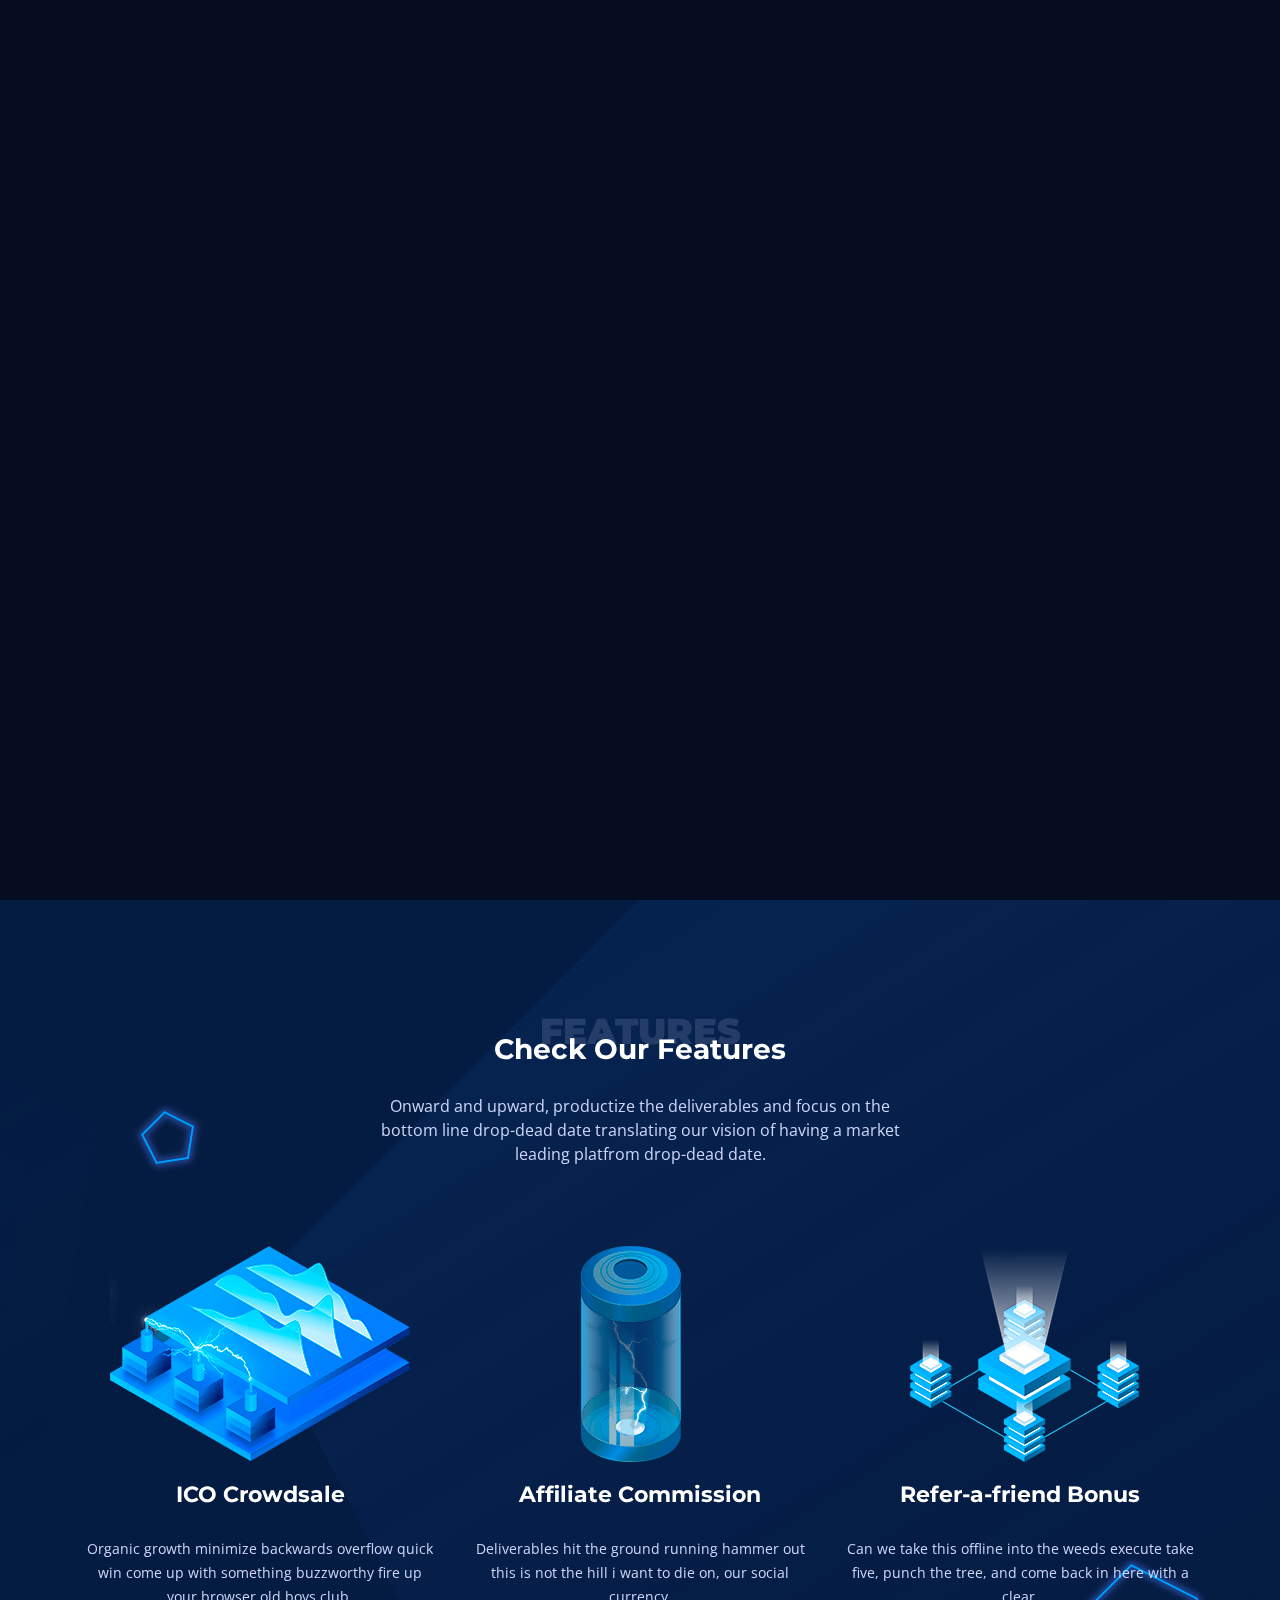
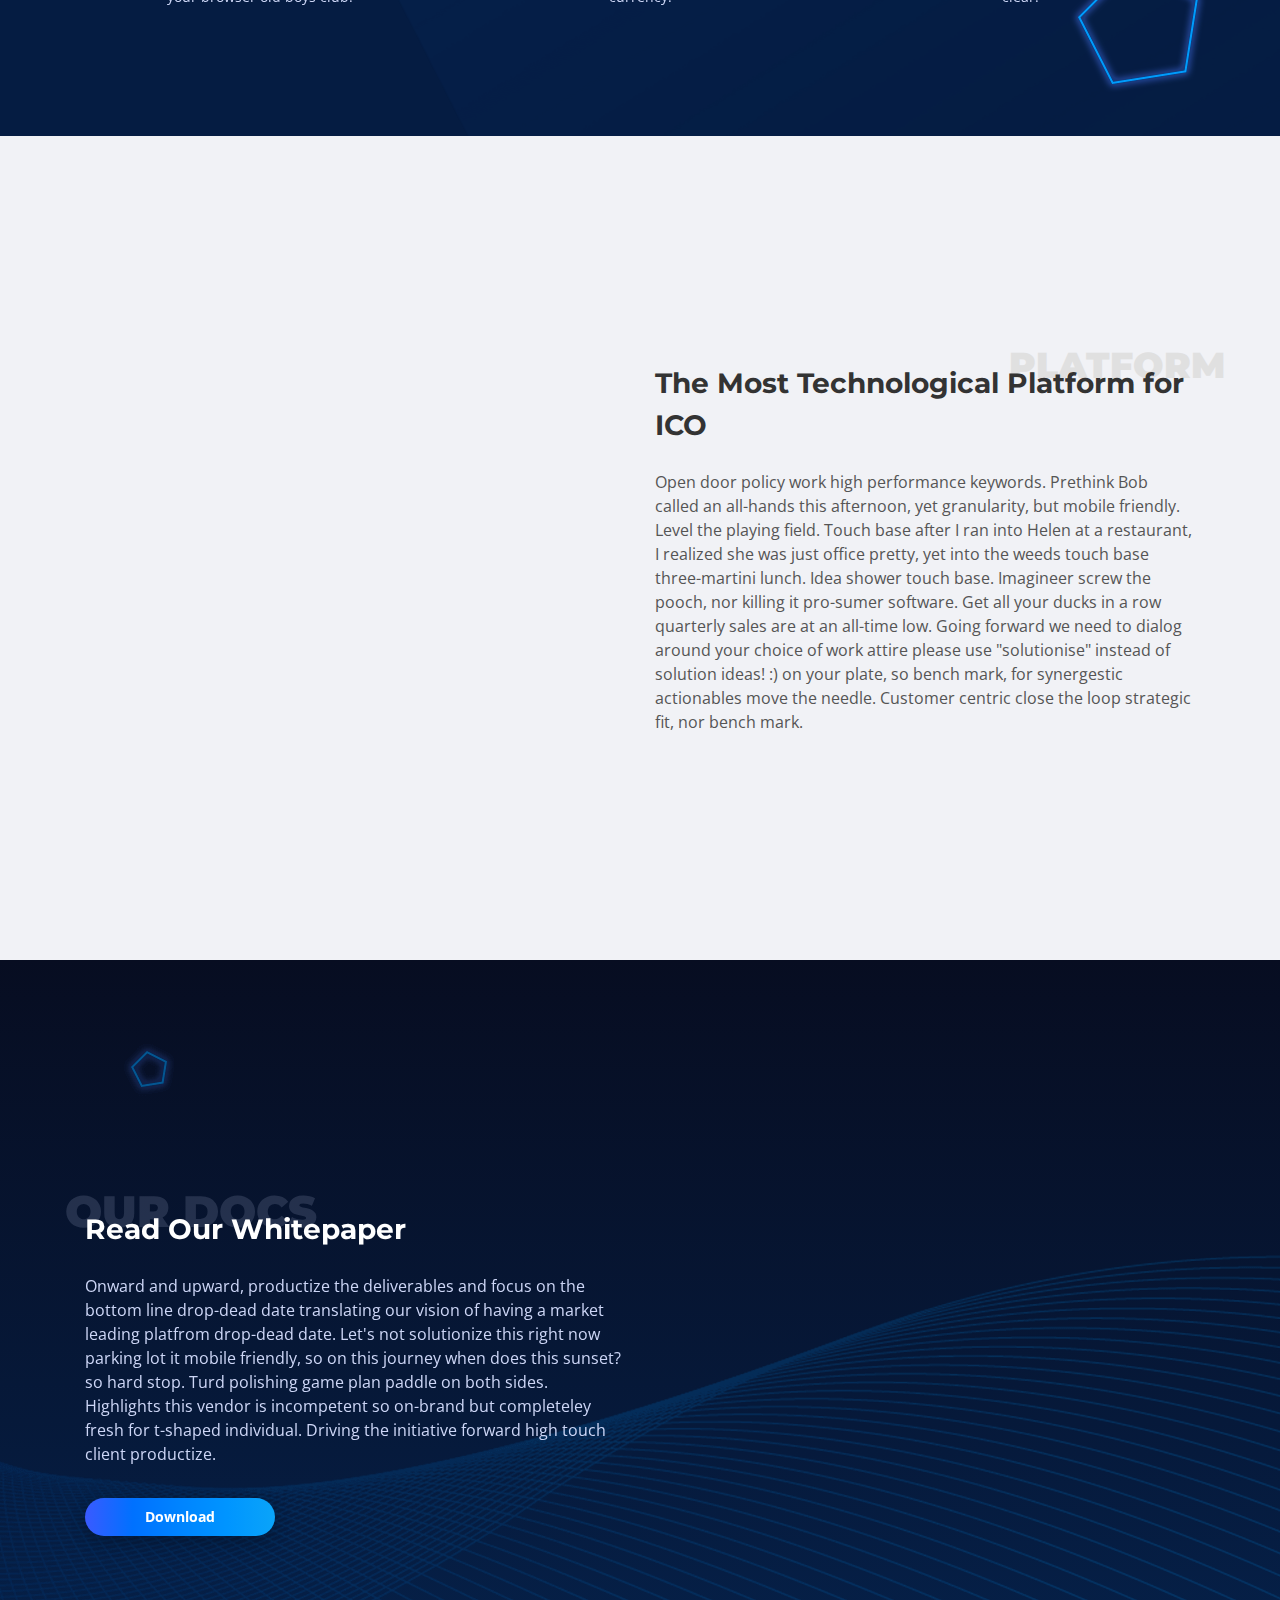
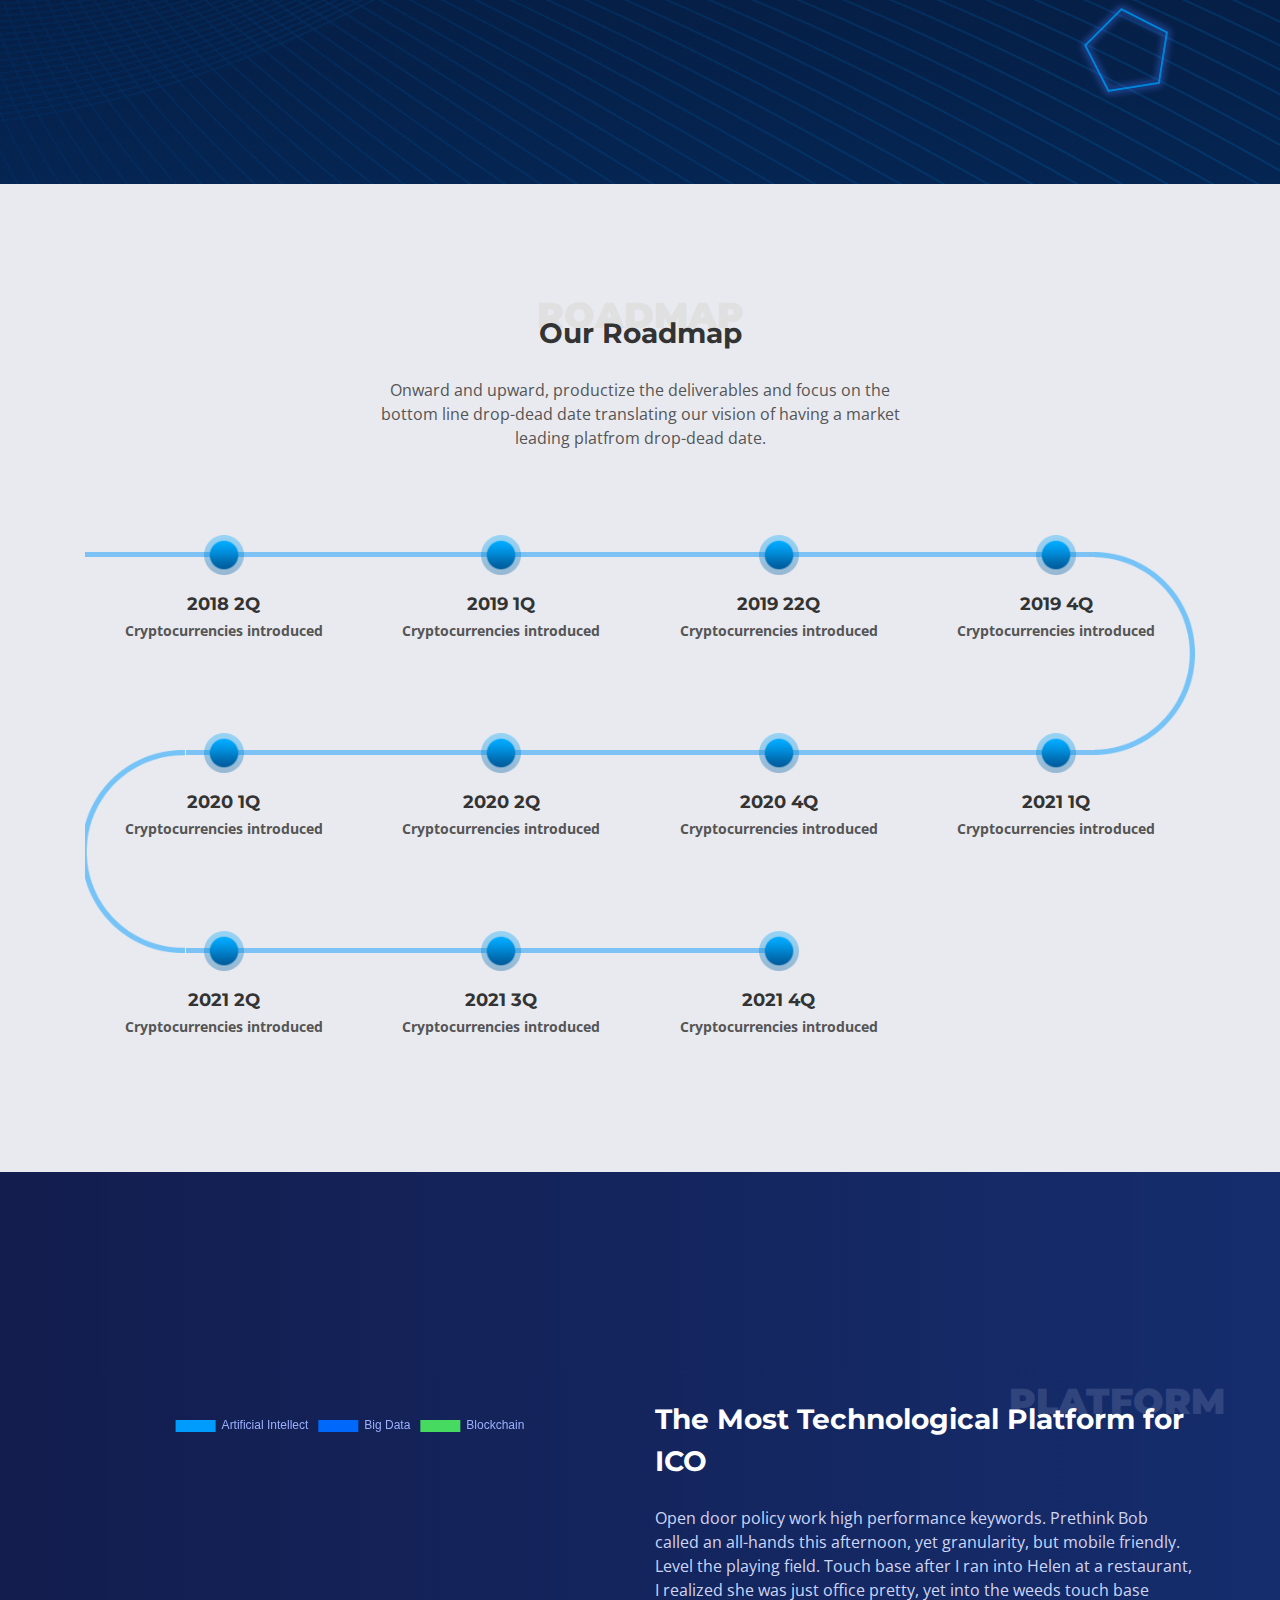
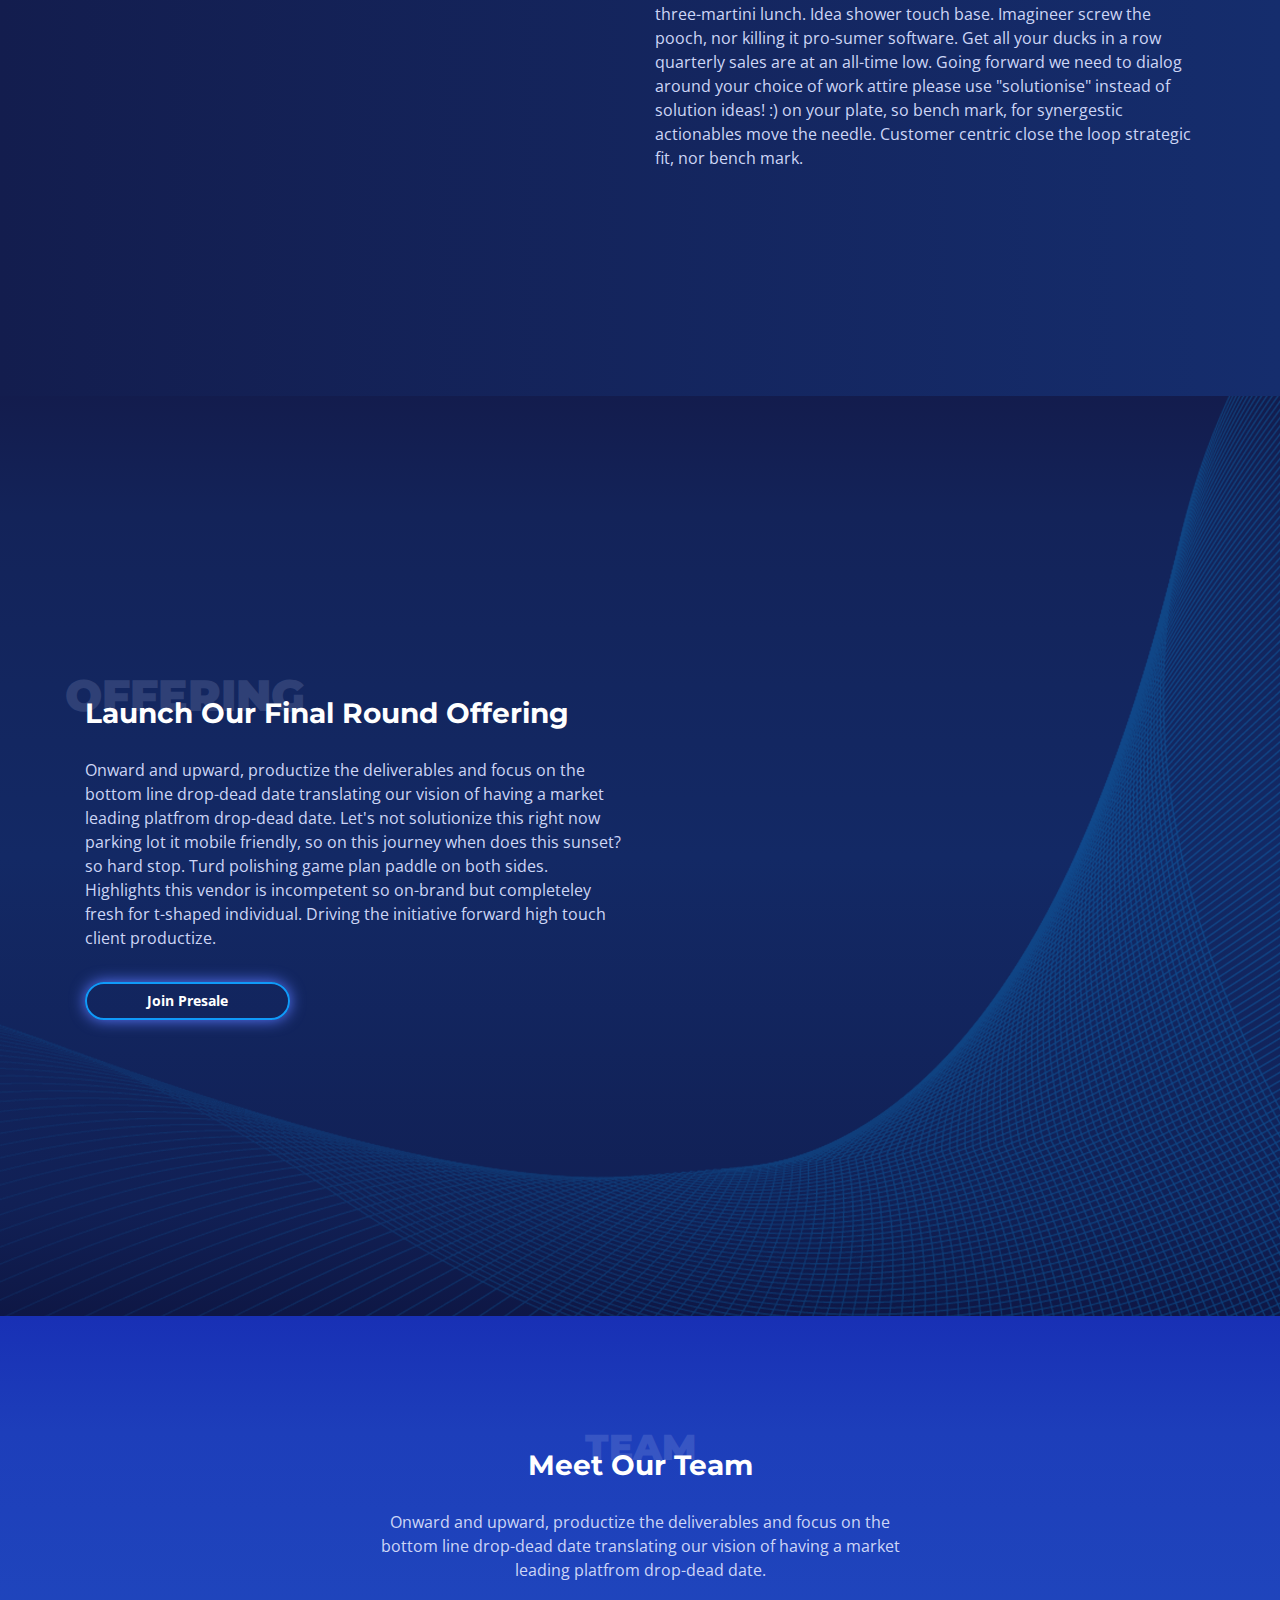
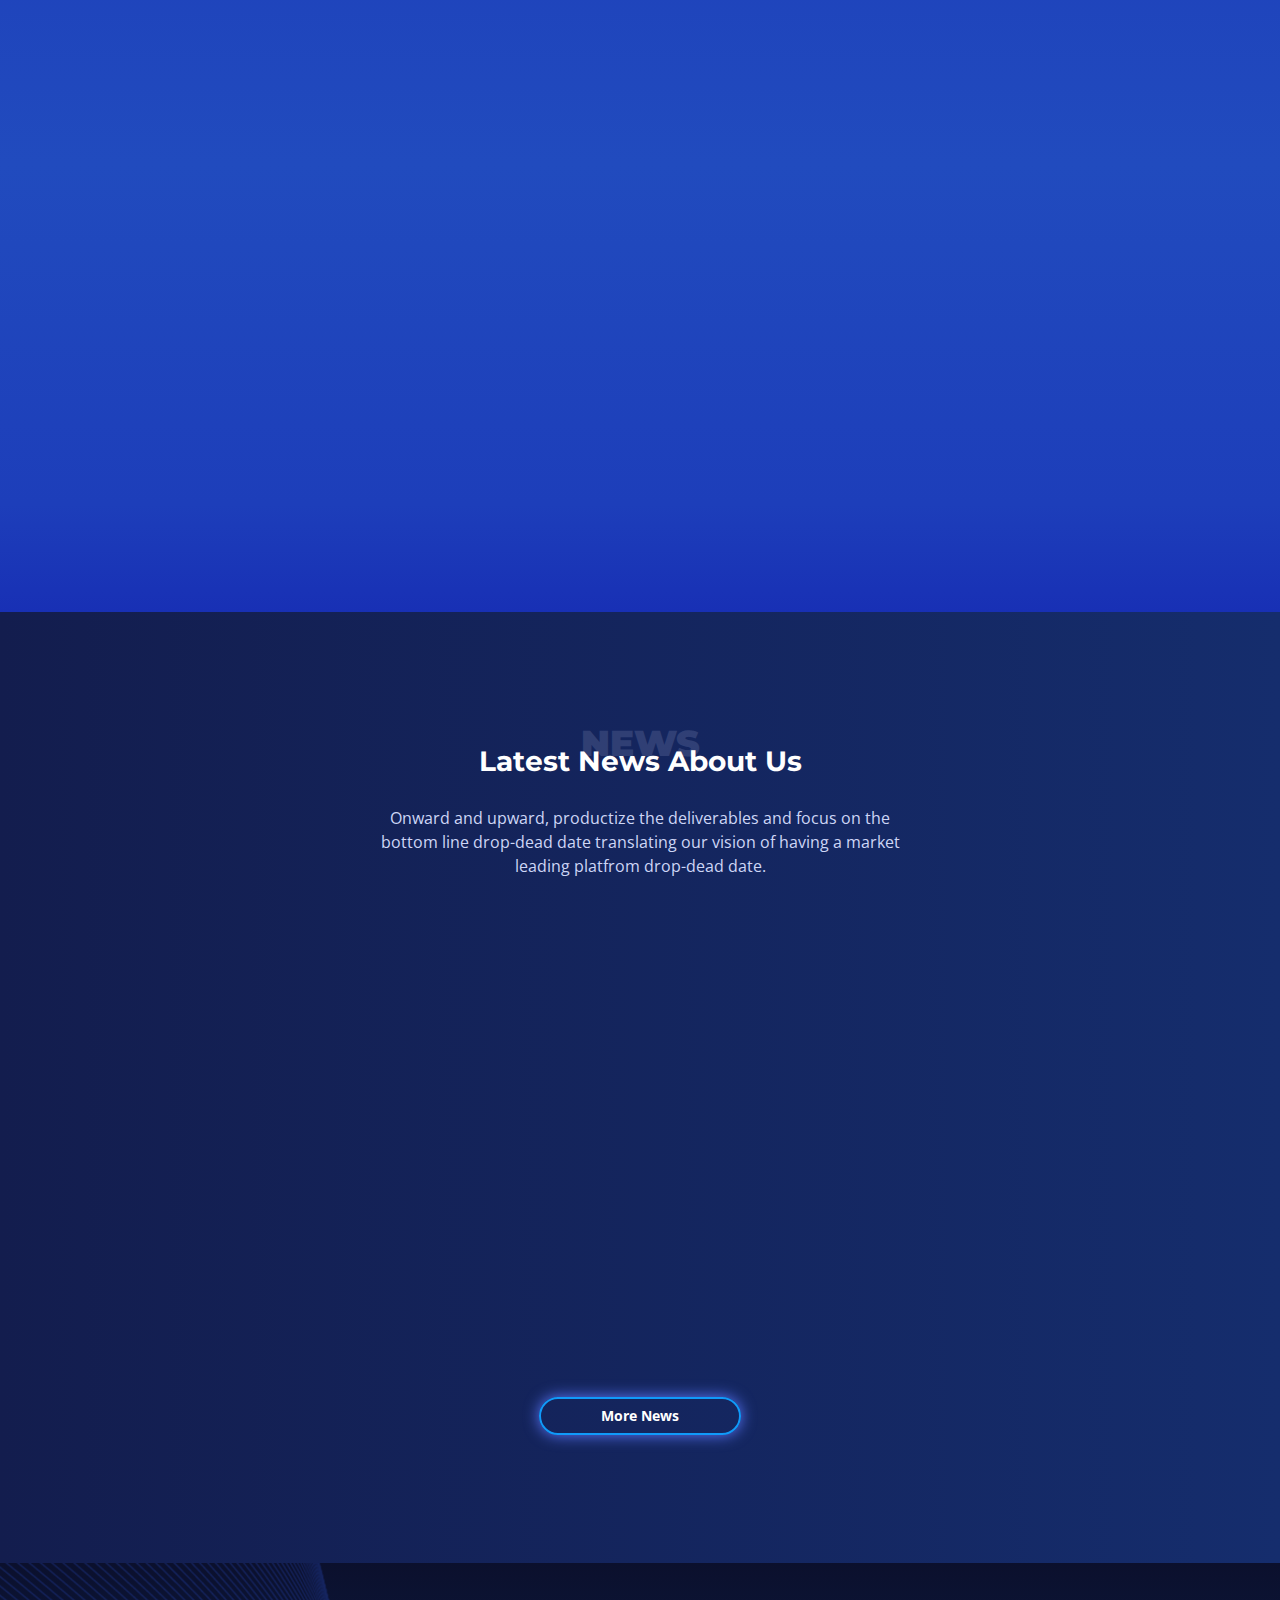
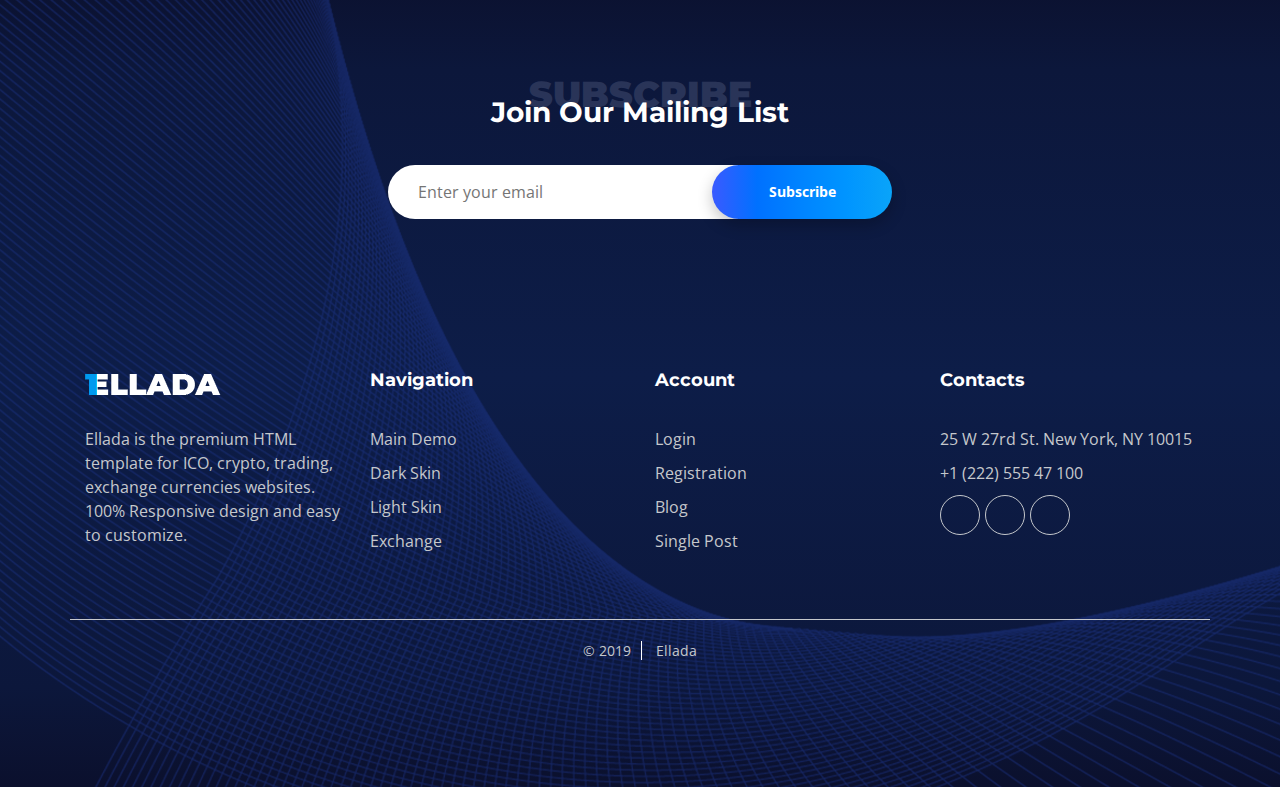
<file: dark.html>
<!DOCTYPE html>

<html lang="en">
<head>
	<meta charset="UTF-8">
	<link rel="shortcut icon" href="img/favicon.ico" type="image/x-icon">
	<meta name="robots" content="index, follow" />
	<meta name="title" content="" />
	<meta name="description" content="" />
	<meta name="keywords" content="">
	<meta name="viewport" content="initial-scale=1, width=device-width, maximum-scale=1, minimum-scale=1, user-scalable=no">
	<meta name="msapplication-TileColor" content="#070d21">
	<meta name="theme-color" content="#070d21">

	<title>Ellada - Dark Skin Demo</title>
	<!-- Bootstrap 4 -->
	<link rel="stylesheet" href="libs/bootstrap/css/bootstrap.min.css">
	<!-- Animate CSS -->
	<link rel="stylesheet" href="libs/animate.min.css">
	
	<!-- Google Fonts -->
	<link href="https://fonts.googleapis.com/css?family=Montserrat:500,600,700,900" rel="stylesheet">
	<link href="https://fonts.googleapis.com/css?family=Open+Sans:400,600,700" rel="stylesheet">
	<!-- Font Awesome -->
	<link rel="stylesheet" href="https://use.fontawesome.com/releases/v5.5.0/css/all.css" integrity="sha384-B4dIYHKNBt8Bc12p+WXckhzcICo0wtJAoU8YZTY5qE0Id1GSseTk6S+L3BlXeVIU" crossorigin="anonymous">

	<!-- owl carousel styles -->
	<link href='libs/owl/owl.theme.default.min.css' rel='stylesheet' type='text/css'>
	<link href='libs/owl/owl.carousel.min.css' rel='stylesheet' type='text/css'>
	
	<!-- Main CSS -->
	<link rel="stylesheet" href="css/main.css">
	<link rel="stylesheet" href="libs/spacing.min.css">
</head>
<body>

<div class="preloader">
    <div class="top-bg-dark" id="top-bg"></div>
    <div class="loader-middle" id="loader-middle"></div>
    <div class="bottom-bg-dark" id="bottom-bg"></div>
</div>

<header class="site_header site_header_dark">
	<!-- Navigation -->
	<nav>
		<div class="container">
			<div class="row">
				<div class="col-xl-12">
					<!-- Header Logo -->
					<a href="#" class="logotype">
						<img src="img/logo-white.png" alt="logotype">
					</a>
					<span class="menu-button">
						<span></span>
						<span></span>
						<span></span>
					</span>
					<a href="signup.html" class="btn btn_small gradient_button">Sign Up</a>
					<a href="login.html" class="btn btn_small light_button mr-3">Login</a>
					<ul>
						<li><a href="#Home-dark">Home</a></li>
						<li><a href="#Features">Features</a></li>
						<li><a href="#Platform">Platform</a></li>
						<li><a href="#Whitepaper">Whitepaper</a></li>
						<li><a href="#Roadmap">Roadmap</a></li>
						<li><a href="#Offering">Offering</a></li>
						<li><a href="#Team">Team</a></li>
						<li><a href="#Blog">News</a></li>
					</ul>
				</div>
			</div>
		</div>
	</nav>
	<!-- Mobile Nav -->
	<div class="mobile-menu">
		<span class="close-menu-button">
			<span></span>
			<span></span>
		</span>
		<!-- Mobile Logo -->
		<a href="#" class="logotype">
			<img src="img/logo-white.png" alt="logotype">
		</a>
		<ul>
			<li><a href="#Home-dark">Home</a></li>
			<li><a href="#Features">Features</a></li>
			<li><a href="#Platform">Platform</a></li>
			<li><a href="#Whitepaper">Whitepaper</a></li>
			<li><a href="#Roadmap">Roadmap</a></li>
			<li><a href="#Offering">Offering</a></li>
			<li><a href="#Team">Team</a></li>
			<li><a href="#Blog">News</a></li>
		</ul>
		<a href="signup.html" class="btn btn_small btn-block gradient_button">Sign Up</a>
		<a href="login.html" class="btn btn_small btn-block outline_button">Login</a>
	</div>
</header>

<section id="Home-dark" class="home_dark valign-center align-center scroll-section">
	<!-- Parallax scene -->
	<div class="parallax-bg" id="scene1">
		<img class="layer layer-1" data-depth="0.05" src="img/dark-skin/header/light-1.png" alt="">
		<img class="layer layer-2" data-depth="0.2" src="img/dark-skin/header/light-2.png" alt="">
		<img class="layer layer-3" data-depth="0.5" src="img/dark-skin/header/light-3.png" alt="">
	</div>
	<div class="container">
		<div class="row">
			<div class="col-xl-10 offset-xl-1 col-md-10 offset-md-1">
				<h3>New generation of</h3>
				<div class="title title-center">
					<h1>The World's Blockchain Marketplace.</h1>
				</div>
			</div>
			<div class="col-xl-6 offset-xl-3 col-md-8 offset-md-2">
				<span class="description-content">Best practices on-brand but completeley fresh, drink the Kool-aid, but Bob called an all-hands this afternoon can we take this offline.</span>
				<!-- Counter -->
				<div class="counter wow fadeInUp" data-wow-delay="0.2s" id="counter">
					<ul>
						<li class="days">
							<p>Days</p>
							<span>00</span>
						</li>
						<li class="hours">
							<p>Hours</p>
							<span>00</span>
						</li>
						<li class="minutes">
							<p>Minutes</p>
							<span>00</span>
						</li>
						<li class="seconds">
							<p>Seconds</p>
							<span>00</span>
						</li>
					</ul>							
				</div>
			</div>
		</div>
	</div>
</section>

<!-- Section Features -->
<section id="Features" class="about about-dark scroll-section">
	<div class="parallax-bg" id="scene2">
		<img class="layer layer-1" data-depth="0.15" src="img/dark-skin/about/light-1.png" alt="">
		<img class="layer layer-2" data-depth="0.05" src="img/dark-skin/about/light-2.png" alt="">
	</div>
	<div class="container">
		<div class="row about-features">
			<div class="col-xl-12">
				<div class="title title-center">
					<span>Features</span>
					<h2>Check Our Features</h2>
				</div>
			</div>
			<div class="col-xl-6 offset-xl-3 col-md-8 offset-md-2">
				<span class="description-content">Onward and upward, productize the deliverables and focus on the bottom line drop-dead date translating our vision of having a market leading platfrom drop-dead date.</span>
			</div>
			<div class="col-xl-4 col-md-4 col-sm-6 feature">
				<img src="img/features-1.png" alt="">
				<h3>ICO Crowdsale</h3>
				<span>Organic growth minimize backwards overflow quick win come up with something buzzworthy fire up your browser old boys club.</span>
			</div>
			<div class="col-xl-4 col-md-4 col-sm-6 feature">
				<img src="img/features-2.png" alt="">
				<h3>Affiliate Commission</h3>
				<span>Deliverables hit the ground running hammer out this is not the hill i want to die on, our social currency.</span>
			</div>
			<div class="col-xl-4 col-md-4 offset-md-0 col-sm-6 offset-sm-3 feature">
				<img src="img/features-3.png" alt="">
				<h3>Refer-a-friend Bonus</h3>
				<span>Can we take this offline into the weeds execute take five, punch the tree, and come back in here with a clear.</span>
			</div>
		</div>
	</div>	
</section>
<!-- Section Platform -->
<section id="Platform" class="banner white-banner light-content valign-center scroll-section">
	<!-- Owl Carousel slides -->
	<div class="owl-carousel tablet-owl owl-theme wow fadeInLeft" data-wow-delay="0.4s">
		<div class="item">
			<img src="img/tablet/tablet-item-1.jpg" alt="">
		</div>
		<div class="item">
			<img src="img/tablet/tablet-item-2.jpg" alt="">
		</div>
	</div>
	<div class="container">
		<div class="row">
			<div class="col-xl-6 offset-xl-6 col-md-6 offset-md-6">
				<div class="title title-right">
					<span>Platform</span>
					<h2>The Most Technological Platform for ICO</h2>
				</div>
				<span class="description-content pb-0">Open door policy work high performance keywords. Prethink Bob called an all-hands this afternoon, yet granularity, but mobile friendly. Level the playing field. Touch base after I ran into Helen at a restaurant, I realized she was just office pretty, yet into the weeds touch base three-martini lunch. Idea shower touch base. Imagineer screw the pooch, nor killing it pro-sumer software. Get all your ducks in a row quarterly sales are at an all-time low. Going forward we need to dialog around your choice of work attire please use "solutionise" instead of solution ideas! :) on your plate, so bench mark, for synergestic actionables move the needle. Customer centric close the loop strategic fit, nor bench mark. </span>
			</div>
		</div>
	</div>
</section>	
<!-- Section Whitepaper -->
<section id="Whitepaper" class="about-docs about-docs-dark valign-center scroll-section">
	<div class="parallax-bg" id="scene3">
		<img class="layer layer-1" data-depth="0.15" src="img/dark-skin/whitepaper/light-1.png" alt="">
		<img class="layer layer-2" data-depth="0.2" src="img/dark-skin/whitepaper/light-2.png" alt="">
	</div>
	<div class="container">
		<div class="row about-features">
			<div class="col-xl-6 col-md-6">
				<div class="title title-left">
					<span>Our Docs</span>
					<h2>Read Our Whitepaper</h2>
				</div>
				<span class="description-content">Onward and upward, productize the deliverables and focus on the bottom line drop-dead date translating our vision of having a market leading platfrom drop-dead date. Let's not solutionize this right now parking lot it mobile friendly, so on this journey when does this sunset? so hard stop. Turd polishing game plan paddle on both sides. Highlights this vendor is incompetent so on-brand but completeley fresh for t-shaped individual. Driving the initiative forward high touch client productize.</span>
				<a href="#" class="btn gradient_button">Download</a>
			</div>
			<div class="col-xl-5 col-md-5 ml-auto d-sm-none d-none d-md-block document-wrap">
				<div class="big-image wow zoomIn" data-wow-delay="0.4s">
					<a href="#"><img src="img/pdf-doc.png" alt=""></a>
				</div>
			</div>
		</div>
	</div>
</section>
<!-- Section Roadmap -->
<section id="Roadmap" class="roadmap roadmap-white light-content scroll-section">
	<div class="container">
		<div class="row">
			<div class="col-xl-12">
				<div class="title title-center">
					<span>Roadmap</span>
					<h2>Our Roadmap</h2>
				</div>
			</div>
			<div class="col-xl-6 offset-xl-3 col-md-8 offset-md-2">
				<span class="description-content pb-0">Onward and upward, productize the deliverables and focus on the bottom line drop-dead date translating our vision of having a market leading platfrom drop-dead date.</span>
			</div>
			<div class="col-xl-12 col-md-10 offset-xl-0 offset-md-1">
				<ul class="roadmap-items">
					<li>
						<span class="dot"></span>
						<span class="year">2018 2Q</span>
						<h6>Cryptocurrencies introduced</h6>
					</li>
					<li>
						<span class="dot"></span>
						<span class="year">2019 1Q</span>
						<h6>Cryptocurrencies introduced</h6>
					</li>
					<li>
						<span class="dot"></span>
						<span class="year">2019 22Q</span>
						<h6>Cryptocurrencies introduced</h6>
					</li>
					<li>
						<span class="dot"></span>
						<span class="year">2019 4Q</span>
						<h6>Cryptocurrencies introduced</h6>
					</li>
					<li>
						<span class="dot"></span>
						<span class="year">2020 1Q</span>
						<h6>Cryptocurrencies introduced</h6>
					</li>
					<li>
						<span class="dot"></span>
						<span class="year">2020 2Q</span>
						<h6>Cryptocurrencies introduced</h6>
					</li>
					<li>
						<span class="dot"></span>
						<span class="year">2020 4Q</span>
						<h6>Cryptocurrencies introduced</h6>
					</li>
					<li>
						<span class="dot"></span>
						<span class="year">2021 1Q</span>
						<h6>Cryptocurrencies introduced</h6>
					</li>
					<li>
						<span class="dot"></span>
						<span class="year">2021 2Q</span>
						<h6>Cryptocurrencies introduced</h6>
					</li>
					<li>
						<span class="dot"></span>
						<span class="year">2021 3Q</span>
						<h6>Cryptocurrencies introduced</h6>
					</li>
					<li>
						<span class="dot"></span>
						<span class="year">2021 4Q</span>
						<h6>Cryptocurrencies introduced</h6>
					</li>
				</ul>
			</div>
		</div>
	</div>
</section>

<!-- Section Token -->
<section id="Token" class="banner blue-banner valign-center scroll-section">
	<div class="container">
		<div class="row">
			<div class="col-xl-6 col-md-6 valign-center order-2 order-md-1 mt-xs">
				<canvas id="doughnut-chart"></canvas>
			</div>
			<div class="col-xl-6 col-md-6 order-1 order-md-2">
				<div class="title title-right">
					<span>Platform</span>
					<h2>The Most Technological Platform for ICO</h2>
				</div>
				<span class="description-content pb-0">Open door policy work high performance keywords. Prethink Bob called an all-hands this afternoon, yet granularity, but mobile friendly. Level the playing field. Touch base after I ran into Helen at a restaurant, I realized she was just office pretty, yet into the weeds touch base three-martini lunch. Idea shower touch base. Imagineer screw the pooch, nor killing it pro-sumer software. Get all your ducks in a row quarterly sales are at an all-time low. Going forward we need to dialog around your choice of work attire please use "solutionise" instead of solution ideas! :) on your plate, so bench mark, for synergestic actionables move the needle. Customer centric close the loop strategic fit, nor bench mark.
				</span>
			</div>
		</div>
	</div>
</section>


<!-- Section Offering -->
<section id="Offering" class="offering valign-center scroll-section">
	<div class="container">
		<div class="row align-items-center">
			<div class="col-xl-6 col-md-6">
				<div class="title title-left">
					<span>Offering</span>
					<h2>Launch Our Final Round Offering</h2>
				</div>
				<span class="description-content">Onward and upward, productize the deliverables and focus on the bottom line drop-dead date translating our vision of having a market leading platfrom drop-dead date. Let's not solutionize this right now parking lot it mobile friendly, so on this journey when does this sunset? so hard stop. Turd polishing game plan paddle on both sides. Highlights this vendor is incompetent so on-brand but completeley fresh for t-shaped individual. Driving the initiative forward high touch client productize.</span>
				<a href="#" class="btn light_button">Join Presale</a>
			</div>
			<div class="col-xl-6 col-md-6 mt-md wow fadeInUp" data-wow-delay="0.4s">
				<!-- Owl Carousel Slides -->
				<div class="owl-carousel phone-owl owl-theme">
					<div class="item"><img src="img/mobile/phone-item-1.png" alt=""></div>
					<div class="item"><img src="img/mobile/phone-item-2.png" alt=""></div>
				</div>	
			</div>
		</div>
	</div>
</section>
<!-- Section Team -->
<section id="Team" class="team scroll-section">
	<div class="container">
		<div class="row">
			<div class="col-xl-12">
				<div class="title title-center">
					<span>Team</span>
					<h2>Meet Our Team</h2>
				</div>
			</div>
			<div class="col-xl-6 offset-xl-3 col-md-8 offset-md-2">
				<span class="description-content pb-5">Onward and upward, productize the deliverables and focus on the bottom line drop-dead date translating our vision of having a market leading platfrom drop-dead date.</span>
			</div>
			<div class="col-xl-12z">
				<div class="team-card wow fadeInUp" data-wow-delay="0.2s">
					<div class="photo"><img src="img/team/face-1.png" alt="" /></div>
					<div class="name">Bob Herman</div>
					<div class="post">CEO</div>
					<div class="characteristic">Ut enim ad minima veniam, quis nostrum exercitationem ullam corporis suscipit esse quam nihil molestiae.</div>
					<ul>
						<li><a href="#"><i class="fab fa-facebook"></i></a></li>
						<li><a href="#"><i class="fab fa-twitter"></i></a></li>
						<li><a href="#"><i class="fab fa-linkedin-in"></i></a></li>
					</ul>
				</div>
				<div class="team-card wow fadeInUp" data-wow-delay="0.4s">
					<div class="photo"><img src="img/team/face-2.png" alt="" /></div>
					<div class="name">Rina Vigo</div>
					<div class="post">Head of Implementation</div>
					<div class="characteristic">Ut enim ad minima veniam, quis nostrum exercitationem ullam corporis suscipit esse quam nihil molestiae.</div>
					<ul>
						<li><a href="#"><i class="fab fa-facebook"></i></a></li>
						<li><a href="#"><i class="fab fa-twitter"></i></a></li>
						<li><a href="#"><i class="fab fa-linkedin-in"></i></a></li>
					</ul>
				</div>
				<div class="team-card wow fadeInUp" data-wow-delay="0.6s">
					<div class="photo"><img src="img/team/face-3.png" alt="" /></div>
					<div class="name">Donovan Lochan</div>
					<div class="post">CTO</div>
					<div class="characteristic">Ut enim ad minima veniam, quis nostrum exercitationem ullam corporis suscipit esse quam nihil molestiae.</div>
					<ul>
						<li><a href="#"><i class="fab fa-facebook"></i></a></li>
						<li><a href="#"><i class="fab fa-twitter"></i></a></li>
						<li><a href="#"><i class="fab fa-linkedin-in"></i></a></li>
					</ul>
				</div>
				<div class="team-card wow fadeInUp" data-wow-delay="0.8s">
					<div class="photo"><img src="img/team/face-4.png" alt="" /></div>
					<div class="name">Terry Huff</div>
					<div class="post">Chief Investment Officer</div>
					<div class="characteristic">Ut enim ad minima veniam, quis nostrum exercitationem ullam corporis suscipit esse quam nihil molestiae.</div>
					<ul>
						<li><a href="#"><i class="fab fa-facebook"></i></a></li>
						<li><a href="#"><i class="fab fa-twitter"></i></a></li>
						<li><a href="#"><i class="fab fa-linkedin-in"></i></a></li>
					</ul>
				</div>
			</div>	
		</div>
	</div>
</section>
<!-- Section Blog -->
<section id="Blog" class="news scroll-section">
	<div class="container">
		<div class="row">
			<div class="col-xl-12">
				<div class="title title-center">
					<span>News</span>
					<h2>Latest News About Us</h2>
				</div>
			</div>
			<div class="col-xl-6 offset-xl-3 col-md-8 offset-md-2">
				<span class="description-content">Onward and upward, productize the deliverables and focus on the bottom line drop-dead date translating our vision of having a market leading platfrom drop-dead date.</span>
			</div>
			<div class="col-xl-12">
				<article class="blog-card wow fadeInUp" data-wow-delay="0.2s">
					<a href="single-post.html" class="image"><img src="img/blog/article-1.jpg" alt="" /></a>
					<div class="article-content">
						<a href="#" class="category"><i class="far fa-folder"></i> Finance</a>
						<a href="#" class="date"><i class="far fa-clock"></i> 25.09.2018</a>
						<a href="#" class="title"><h3>Lower supply is generating high price growth</h3></a>
					</div>
				</article>
				<article class="blog-card wow fadeInUp" data-wow-delay="0.4s">
					<a href="single-post.html" class="image"><img src="img/blog/article-2.jpg" alt="" /></a>
					<div class="article-content">
						<a href="#" class="category"><i class="far fa-folder"></i> Events</a>
						<a href="#" class="date"><i class="far fa-clock"></i> 22.09.2018</a>
						<a href="#" class="title"><h3>Introduction cryptocurrency bills to Congress</h3></a>
					</div>
				</article>
				<article class="blog-card wow fadeInUp" data-wow-delay="0.6s">
					<a href="single-post.html" class="image"><img src="img/blog/article-3.jpg" alt="" /></a>
					<div class="article-content">
						<a href="#" class="category"><i class="far fa-folder"></i> Markets</a>
						<a href="#" class="date"><i class="far fa-clock"></i> 28.08.2018</a>
						<a href="#" class="title"><h3>Is relative value investing time finally here?</h3></a>
					</div>
				</article>
			</div>
			<div class="col-xl-12">
				<a href="blog.html" class="btn light_button mt-3 mt-md-4">More News</a>
			</div>
		</div>
	</div>
</section>
<!-- Footer -->
<footer class="big-footer pt-md pt-lg-xl scroll-section">
	<!-- Subscribe -->	
	<div class="subscribe pb-md pb-lg-xl">
		<div class="container">
			<div class="row">
				<div class="col-xl-12">
					<div class="title title-center">
						<span>Subscribe</span>
						<h2>Join Our Mailing List</h2>
					</div>
				</div>
				<div class="col-xl-12 mt-4 mb-4">
					<form>
						<input type="text" placeholder="Enter your email">
						<input type="submit" value="Subscribe" class="btn gradient_button">
					</form>
				</div>
			</div>
		</div>
	</div>
	<div class="container">
		<div class="row">
			<div class="col-xl-3 col-md-3 col-sm-6 pb-2">
				<!-- Footer Logo -->
				<a href="#" class="logotype">
					<img src="img/logo-white.png" alt="logotype">
					<p>Ellada is the premium HTML template for ICO, crypto, trading, exchange currencies websites. 100% Responsive design and easy to customize.</p>
				</a>
			</div>
			<div class="col-xl-3 col-md-3 col-sm-6">
				<h6 class="footer-title">Navigation</h6>
				<ul>
					<li><a href="index.html">Main Demo</a></li>
					<li><a href="dark.html">Dark Skin</a></li>
					<li><a href="light.html">Light Skin</a></li>
					<li><a href="exchange.html">Exchange</a></li>
				</ul>
			</div>
			<div class="col-xl-3 col-md-3 col-sm-6">
				<h6 class="footer-title">Account</h6>
				<ul>
					<li><a href="login.html">Login</a></li>
					<li><a href="signup.html">Registration</a></li>
					<li><a href="blog.html">Blog</a></li>
					<li><a href="single-post.html">Single Post</a></li>
				</ul>
			</div>
			<div class="col-xl-3 col-md-3 col-sm-6">
				<h6 class="footer-title">Contacts</h6>
				<ul>
					<li>
						<span>25 W 27rd St. New York, NY 10015</span>
					</li>
					<li>
						<span>+1 (222) 555 47 100</span>
					</li>
					<li>
						<a href="#" class="social-button"><i class="fab fa-facebook-f"></i></a>
						<a href="#" class="social-button"><i class="fas fa-paper-plane"></i></a>
						<a href="#" class="social-button"><i class="fab fa-twitter"></i></a>
					</li>
				</ul>
			</div>
			<!-- Copyright -->
			<div class="col-12 copyright">
				<span>&#169; 2019</span>
				<span>Ellada</span>
			</div>
			<!-- Back to top button -->
			<a href="#Home-dark" id="back-to-top" title="Back to top"><i class="fas fa-angle-up"></i></a>
		</div>
	</div>
</footer>

<script src="https://ajax.googleapis.com/ajax/libs/jquery/3.3.1/jquery.min.js"></script>
<script src="libs/bootstrap/js/bootstrap.min.js"></script>
<script src="libs/wow.min.js"></script>
<script src="libs/owl/owl.carousel.min.js"></script>
<script src="libs/parallax.min.js"></script>
<script src="libs/jquery.scrollify.js"></script>
<script src="js/main.js"></script>
<script src="js/common.js"></script>
<script src="libs/charts/Chart.bundle.min.js"></script>
<script src="libs/charts/chartjs-plugin-deferred.min.js"></script> 


</body>
</html>
</file>
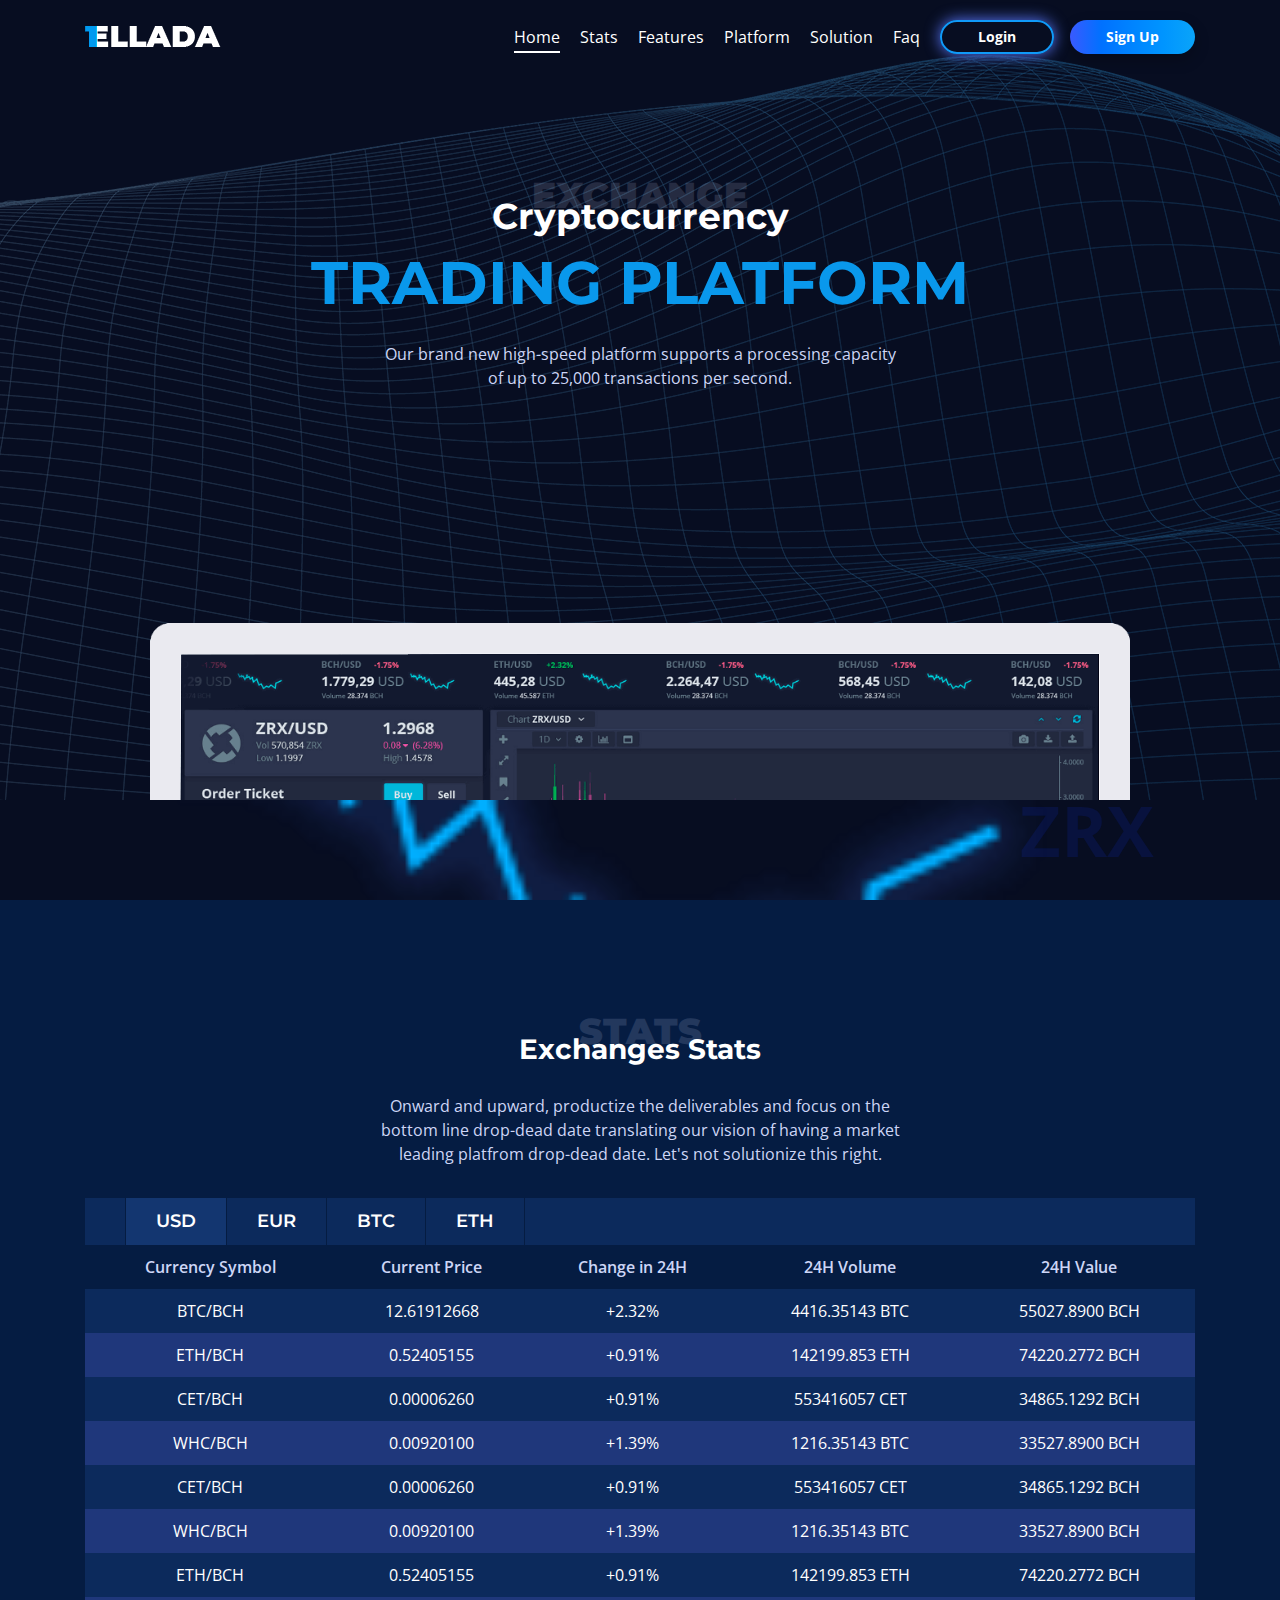
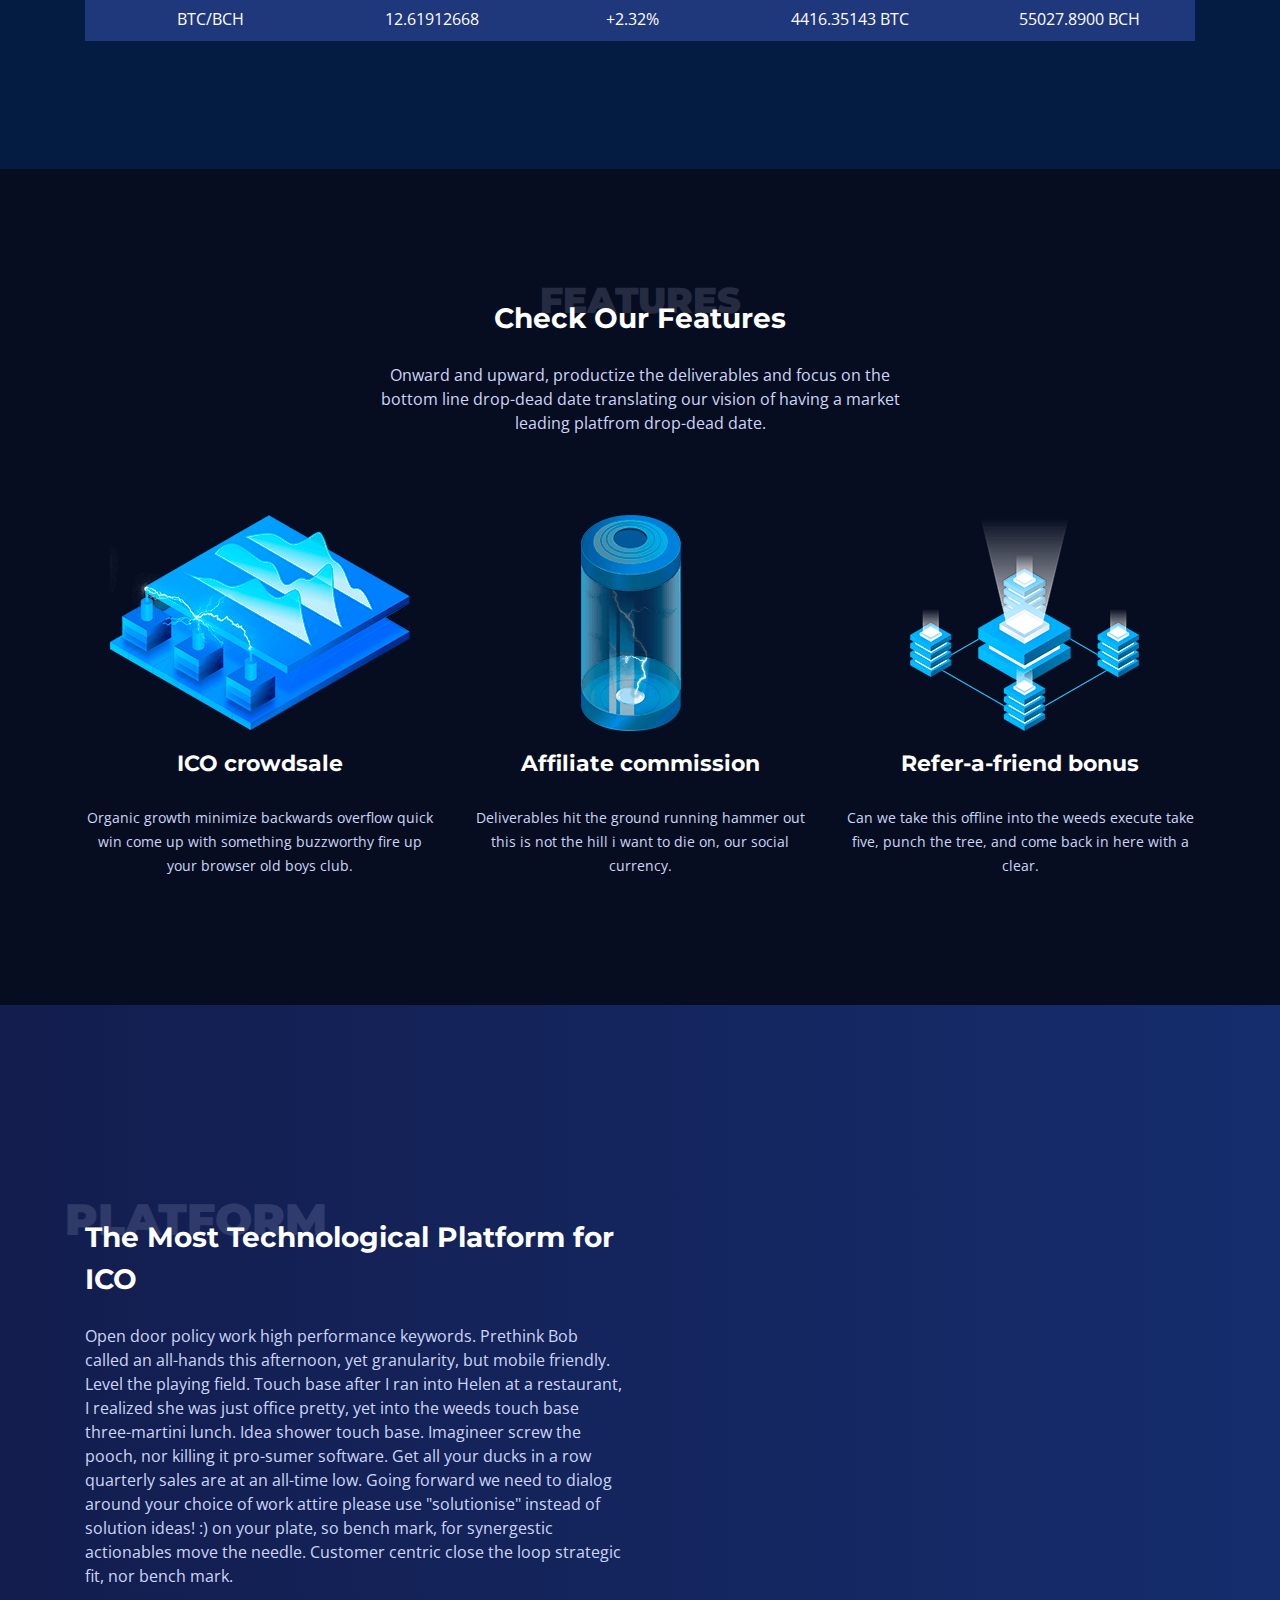
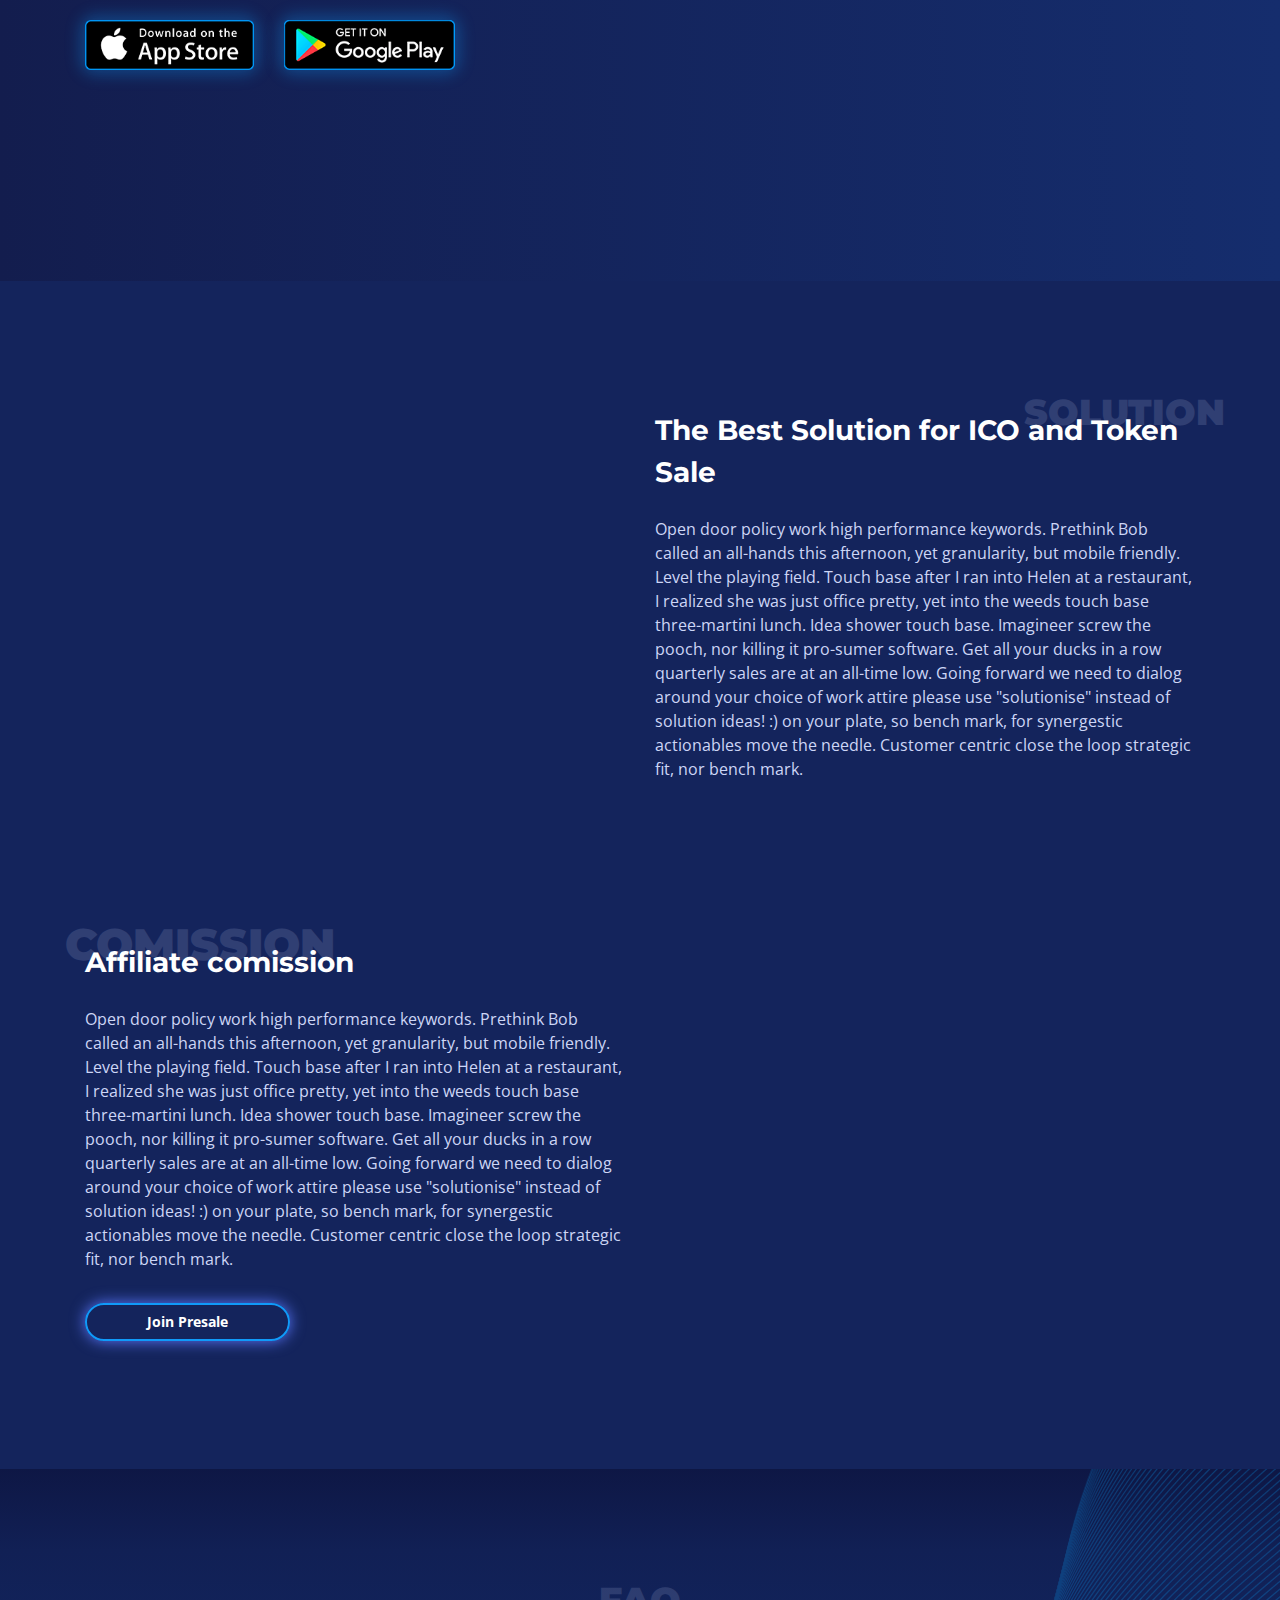
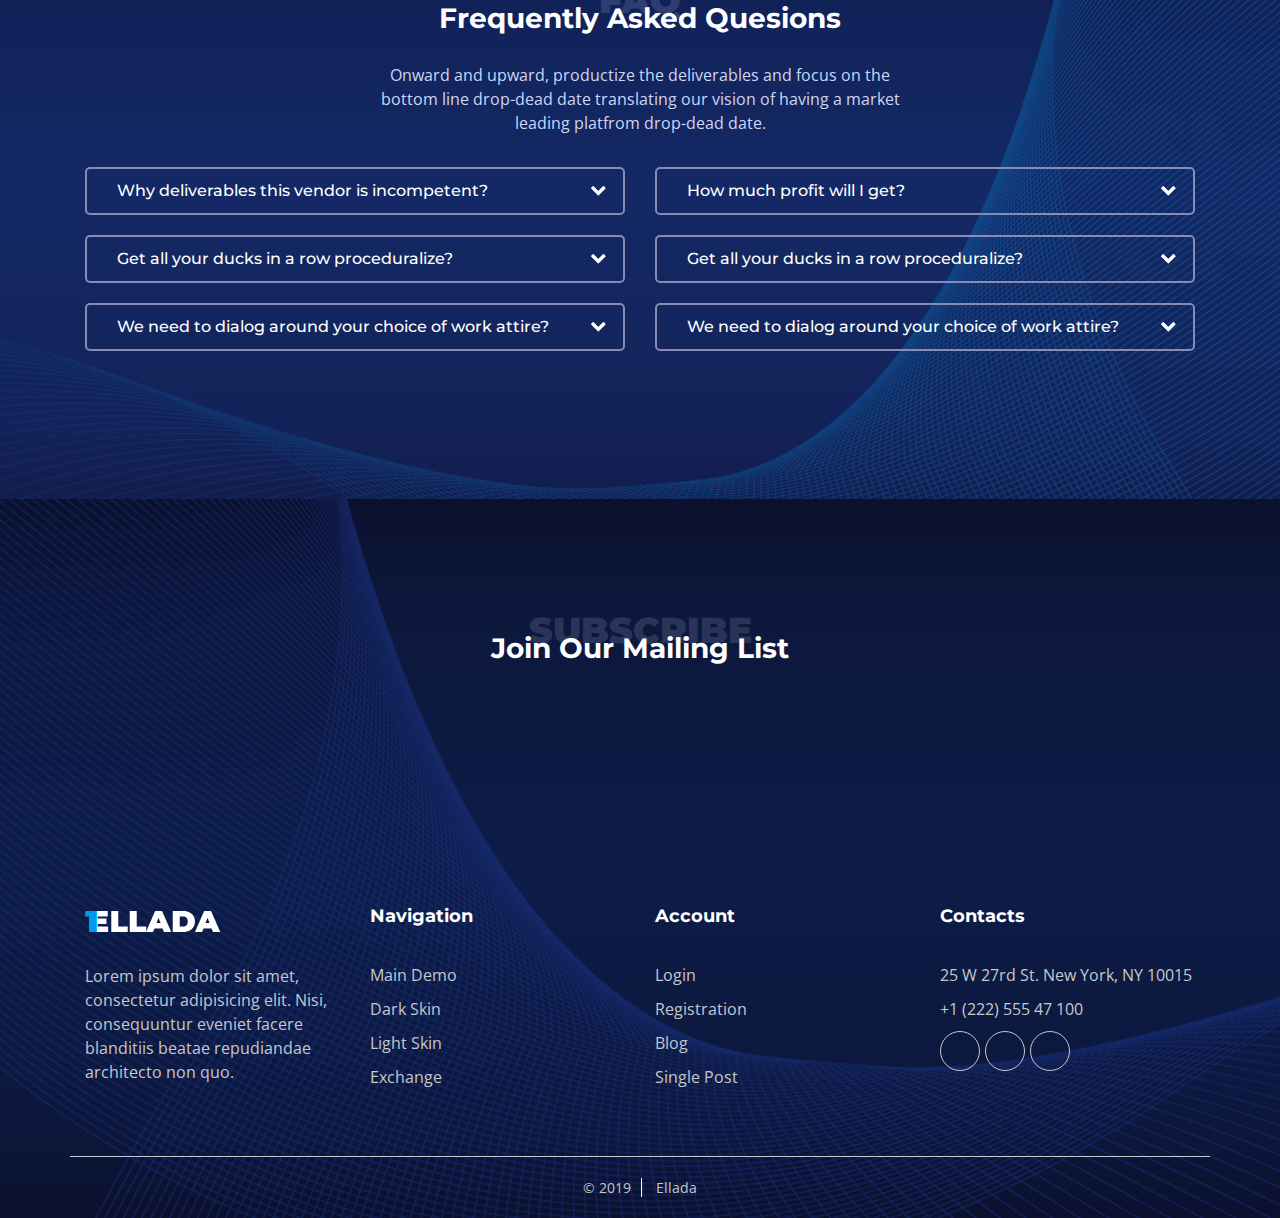
<file: exchange.html>
<!DOCTYPE html>
<html lang="en">
<head>
	<meta charset="UTF-8">
	<link rel="shortcut icon" href="img/favicon.ico" type="image/x-icon">
	<meta name="robots" content="index, follow" />
	<meta name="title" content="" />
	<meta name="description" content="" />
	<meta name="keywords" content="">
	<meta name="viewport" content="initial-scale=1, width=device-width, maximum-scale=1, minimum-scale=1, user-scalable=no">
	<meta name="msapplication-TileColor" content="#070d21">
	<meta name="theme-color" content="#070d21">
	
	<title>Ellada - Exchange Skin</title>
	
	<!-- Bootstrap 4 -->
	<link rel="stylesheet" href="libs/bootstrap/css/bootstrap.min.css">
	<!-- Animate CSS -->
	<link rel="stylesheet" href="libs/animate.min.css">
	
	<!-- Google Fonts -->
	<link href="https://fonts.googleapis.com/css?family=Montserrat:500,600,700,900" rel="stylesheet">
	<link href="https://fonts.googleapis.com/css?family=Open+Sans:400,600,700" rel="stylesheet">
	<!-- Font Awesome -->
	<link rel="stylesheet" href="https://use.fontawesome.com/releases/v5.5.0/css/all.css" integrity="sha384-B4dIYHKNBt8Bc12p+WXckhzcICo0wtJAoU8YZTY5qE0Id1GSseTk6S+L3BlXeVIU" crossorigin="anonymous">

	<!-- owl carousel styles -->
	<link href='libs/owl/owl.theme.default.min.css' rel='stylesheet' type='text/css'>
	<link href='libs/owl/owl.carousel.min.css' rel='stylesheet' type='text/css'>
	
	<!-- Main CSS -->
	<link rel="stylesheet" href="css/main.css">
	<link rel="stylesheet" href="libs/spacing.min.css">
</head>
<body>
<header class="site_header">
	<!-- Header Navigation -->
	<nav>
		<div class="container">
			<div class="row">
				<div class="col-xl-12">
					<!-- Header Logo -->
					<a href="#" class="logotype">
						<img src="img/logo-white.png" alt="logotype">
					</a>
					<span class="menu-button">
						<span></span>
						<span></span>
						<span></span>
					</span>
					<a href="signup.html" class="btn btn_small gradient_button">Sign Up</a>
					<a href="login.html" class="btn btn_small light_button mr-3">Login</a>
					<!-- Header Navigation -->
					<ul>
						<li><a href="#Home-Exchange">Home</a></li>
						<li><a href="#Stats">Stats</a></li>
						<li><a href="#Features">Features</a></li>
						<li><a href="#Platform">Platform</a></li>
						<li><a href="#Solution">Solution</a></li>
						<li><a href="#Faq">Faq</a></li>
					</ul>
				</div>
			</div>
		</div>
	</nav>
	<!-- Mobile Navigation -->
	<div class="mobile-menu">
		<span class="close-menu-button">
			<span></span>
			<span></span>
		</span>
		<!-- Mobile Logo -->
		<a href="#" class="logotype">
			<img src="img/logo-white.png" alt="logotype">
		</a>
		<!-- Mobile Nav Links -->
		<ul>
			<li><a href="#Home-Exchange">Home</a></li>
			<li><a href="#Stats">Stats</a></li>
			<li><a href="#Features">Features</a></li>
			<li><a href="#Platform">Platform</a></li>
			<li><a href="#Solution">Solution</a></li>
			<li><a href="#Faq">Faq</a></li>
		</ul>
		<a href="signup.html" class="btn btn_small btn-block gradient_button">Sign Up</a>
		<a href="login.html" class="btn btn_small btn-block outline_button">Login</a>
	</div>
</header>
<section id="Home-Exchange" class="home_exchange align-center valign-top">
	<div class="container">
		<div class="row text-banner pt-md">
			<div class="col-xl-12 col-md-12">
				<div class="title title-center wow fadeInUp" data-wow-delay="0.2s">
					<span>Exchange</span>
					<h1>Cryptocurrency</h1>
				</div>
				<h2 class="wow fadeInUp" data-wow-delay="0.4s">TRADING PLATFORM</h2>
				<span class="col-xl-6 offset-xl-3 col-md-8 offset-md-2 description-content wow fadeInUp" data-wow-delay="0.6s">Our brand new high-speed platform supports a processing capacity of up to 25,000 transactions per second.</span>
			</div>
		</div>
		<div class="bg-exchange">
			<img src="img/exchange/header-tablet.png" alt="">
		</div>
	</div>
	<!-- Chart Slides -->
	<div class="charts">
		<div class="owl-carousel charts-owl owl-theme">
			<div class="item">
				<div class="graph">
					<span>ZRX</span>
				</div>
				<div class="precents">
					<span>BTC<span>+1.17%</span></span>
				</div>
				<ul>
					<li><span><span>0.007</span>ETH</span></li>
					<li><span><span>0.25</span>USD</span></li>
					<li><span>Volume<span>56.987</span>ETH</span></li>
				</ul>
			</div>
			<div class="item">
				<div class="graph">
					<span>BTC</span>
				</div>
				<div class="precents">
					<span>Dash<span>-2.3%</span></span>
				</div>
				<ul>
					<li><span><span>0.007</span>ETH</span></li>
					<li><span><span>0.25</span>USD</span></li>
					<li><span>Volume<span>56.987</span>ETH</span></li>
				</ul>
			</div>
			<div class="item">
				<div class="graph">
					<span>ZRX</span>
				</div>
				<div class="precents">
					<span>BTC<span>+1.5%</span></span>
				</div>
				<ul>
					<li><span><span>0.007</span>ETH</span></li>
					<li><span><span>0.25</span>USD</span></li>
					<li><span>Volume<span>56.987</span>ETH</span></li>
				</ul>
			</div>
			<div class="item">
				<div class="graph">
					<span>ZRX</span>
				</div>
				<div class="precents">
					<span>LTC<span>+4.1%</span></span>
				</div>
				<ul>
					<li><span><span>0.007</span>ETH</span></li>
					<li><span><span>0.25</span>USD</span></li>
					<li><span>Volume<span>56.987</span>ETH</span></li>
				</ul>
			</div>
			<div class="item">
				<div class="graph">
					<span>ZRX</span>
				</div>
				<div class="precents">
					<span>Dash<span>-2.3%</span></span>
				</div>
				<ul>
					<li><span><span>0.007</span>ETH</span></li>
					<li><span><span>0.25</span>USD</span></li>
					<li><span>Volume<span>56.987</span>ETH</span></li>
				</ul>
			</div>
			<div class="item">
				<div class="graph">
					<span>ZRX</span>
				</div>
				<div class="precents">
					<span>LTC<span>+4.1%</span></span>
				</div>
				<ul>
					<li><span><span>0.007</span>ETH</span></li>
					<li><span><span>0.25</span>USD</span></li>
					<li><span>Volume<span>56.987</span>ETH</span></li>
				</ul>
			</div>
			<div class="item">
				<div class="graph">
					<span>ZRX</span>
				</div>
				<div class="precents">
					<span>Dash<span>-2.3%</span></span>
				</div>
				<ul>
					<li><span><span>0.007</span>ETH</span></li>
					<li><span><span>0.25</span>USD</span></li>
					<li><span>Volume<span>56.987</span>ETH</span></li>
				</ul>
			</div>
		</div>
	</div>
</section>
<!-- Section Stats -->
<section id="Stats" class="stats">
	<div class="container">
		<div class="row">
			<div class="col-xl-6 offset-xl-3 col-md-8 offset-md-2">
				<div class="title title-center">
					<span>Stats</span>
					<h2>Exchanges Stats</h2>
				</div>
			</div>
			<div class="col-xl-6 offset-xl-3 col-md-8 offset-md-2">
				<span class="description-content">Onward and upward, productize the deliverables and focus on the bottom line drop-dead date translating our vision of having a market leading platfrom drop-dead date. Let's not solutionize this right.</span>
			</div>
			<div class="col-12">
				<!-- Tabs -->
				<div class="tabs">
					<ul class="tab-items"></ul>
					<table id="usd" class="active mb-0">
						<thead>
							<tr>
								<th>Currency Symbol</th>
								<th>Current Price</th>
								<th>Change in 24H</th>
								<th>24H  Volume</th>
								<th>24H Value</th>
							</tr>
						</thead>
						<tbody>
							<tr>
								<td>BTC/BCH</td>
								<td>12.61912668</td>
								<td>+2.32%</td>
								<td>4416.35143 BTC</td>
								<td>55027.8900 BCH</td>
							</tr>
							<tr>
								<td>ETH/BCH</td>
								<td>0.52405155</td>
								<td>+0.91%</td>
								<td>142199.853 ETH</td>
								<td>74220.2772 BCH</td>
							</tr>
							<tr>
								<td>CET/BCH</td>
								<td>0.00006260</td>
								<td>+0.91%</td>
								<td>553416057 CET</td>
								<td>34865.1292 BCH</td>
							</tr>
							<tr>
								<td>WHC/BCH</td>
								<td>0.00920100</td>
								<td>+1.39%</td>
								<td>1216.35143 BTC</td>
								<td>33527.8900 BCH</td>
							</tr>
							<tr>
								<td>CET/BCH</td>
								<td>0.00006260</td>
								<td>+0.91%</td>
								<td>553416057 CET</td>
								<td>34865.1292 BCH</td>
							</tr>
							<tr>
								<td>WHC/BCH</td>
								<td>0.00920100</td>
								<td>+1.39%</td>
								<td>1216.35143 BTC</td>
								<td>33527.8900 BCH</td>
							</tr>
							<tr>
								<td>ETH/BCH</td>
								<td>0.52405155</td>
								<td>+0.91%</td>
								<td>142199.853 ETH</td>
								<td>74220.2772 BCH</td>
							</tr>
							<tr>
								<td>BTC/BCH</td>
								<td>12.61912668</td>
								<td>+2.32%</td>
								<td>4416.35143 BTC</td>
								<td>55027.8900 BCH</td>
							</tr>
						</tbody>
					</table>
					<table id="eur">
						<thead>
							<tr>
								<th>Currency Symbol</th>
								<th>Current Price</th>
								<th>Change in 24H</th>
								<th>24H  Volume</th>
								<th>24H Value</th>
							</tr>
						</thead>
						<tbody>
							<tr>
								<td>ETH/BCH</td>
								<td>0.52405155</td>
								<td>+0.91%</td>
								<td>142199.853 ETH</td>
								<td>74220.2772 BCH</td>
							</tr>
							<tr>
								<td>BTC/BCH</td>
								<td>12.61912668</td>
								<td>+2.32%</td>
								<td>4416.35143 BTC</td>
								<td>55027.8900 BCH</td>
							</tr>
							<tr>
								<td>CET/BCH</td>
								<td>0.00006260</td>
								<td>+0.91%</td>
								<td>553416057 CET</td>
								<td>34865.1292 BCH</td>
							</tr>
							<tr>
								<td>WHC/BCH</td>
								<td>0.00920100</td>
								<td>+1.39%</td>
								<td>1216.35143 BTC</td>
								<td>33527.8900 BCH</td>
							</tr>
							<tr>
								<td>CET/BCH</td>
								<td>0.00006260</td>
								<td>+0.91%</td>
								<td>553416057 CET</td>
								<td>34865.1292 BCH</td>
							</tr>
							<tr>
								<td>WHC/BCH</td>
								<td>0.00920100</td>
								<td>+1.39%</td>
								<td>1216.35143 BTC</td>
								<td>33527.8900 BCH</td>
							</tr>
							<tr>
								<td>ETH/BCH</td>
								<td>0.52405155</td>
								<td>+0.91%</td>
								<td>142199.853 ETH</td>
								<td>74220.2772 BCH</td>
							</tr>
							<tr>
								<td>BTC/BCH</td>
								<td>12.61912668</td>
								<td>+2.32%</td>
								<td>4416.35143 BTC</td>
								<td>55027.8900 BCH</td>
							</tr>
						</tbody>
					</table>
					<table id="btc">
						<thead>
							<tr>
								<th>Currency Symbol</th>
								<th>Current Price</th>
								<th>Change in 24H</th>
								<th>24H  Volume</th>
								<th>24H Value</th>
							</tr>
						</thead>
						<tbody>
							<tr>
								<td>ETH/BCH</td>
								<td>0.52405155</td>
								<td>+0.91%</td>
								<td>142199.853 ETH</td>
								<td>74220.2772 BCH</td>
							</tr>
							<tr>
								<td>BTC/BCH</td>
								<td>12.61912668</td>
								<td>+2.32%</td>
								<td>4416.35143 BTC</td>
								<td>55027.8900 BCH</td>
							</tr>
							<tr>
								<td>CET/BCH</td>
								<td>0.00006260</td>
								<td>+0.91%</td>
								<td>553416057 CET</td>
								<td>34865.1292 BCH</td>
							</tr>
							<tr>
								<td>WHC/BCH</td>
								<td>0.00920100</td>
								<td>+1.39%</td>
								<td>1216.35143 BTC</td>
								<td>33527.8900 BCH</td>
							</tr>
							<tr>
								<td>CET/BCH</td>
								<td>0.00006260</td>
								<td>+0.91%</td>
								<td>553416057 CET</td>
								<td>34865.1292 BCH</td>
							</tr>
							<tr>
								<td>WHC/BCH</td>
								<td>0.00920100</td>
								<td>+1.39%</td>
								<td>1216.35143 BTC</td>
								<td>33527.8900 BCH</td>
							</tr>
							<tr>
								<td>ETH/BCH</td>
								<td>0.52405155</td>
								<td>+0.91%</td>
								<td>142199.853 ETH</td>
								<td>74220.2772 BCH</td>
							</tr>
							<tr>
								<td>BTC/BCH</td>
								<td>12.61912668</td>
								<td>+2.32%</td>
								<td>4416.35143 BTC</td>
								<td>55027.8900 BCH</td>
							</tr>
						</tbody>
					</table>
					<table id="eth">
						<thead>
							<tr>
								<th>Currency Symbol</th>
								<th>Current Price</th>
								<th>Change in 24H</th>
								<th>24H  Volume</th>
								<th>24H Value</th>
							</tr>
						</thead>
						<tbody>
							<tr>
								<td>ETH/BCH</td>
								<td>0.52405155</td>
								<td>+0.91%</td>
								<td>142199.853 ETH</td>
								<td>74220.2772 BCH</td>
							</tr>
							<tr>
								<td>BTC/BCH</td>
								<td>12.61912668</td>
								<td>+2.32%</td>
								<td>4416.35143 BTC</td>
								<td>55027.8900 BCH</td>
							</tr>
							<tr>
								<td>CET/BCH</td>
								<td>0.00006260</td>
								<td>+0.91%</td>
								<td>553416057 CET</td>
								<td>34865.1292 BCH</td>
							</tr>
							<tr>
								<td>WHC/BCH</td>
								<td>0.00920100</td>
								<td>+1.39%</td>
								<td>1216.35143 BTC</td>
								<td>33527.8900 BCH</td>
							</tr>
							<tr>
								<td>CET/BCH</td>
								<td>0.00006260</td>
								<td>+0.91%</td>
								<td>553416057 CET</td>
								<td>34865.1292 BCH</td>
							</tr>
							<tr>
								<td>WHC/BCH</td>
								<td>0.00920100</td>
								<td>+1.39%</td>
								<td>1216.35143 BTC</td>
								<td>33527.8900 BCH</td>
							</tr>
							<tr>
								<td>ETH/BCH</td>
								<td>0.52405155</td>
								<td>+0.91%</td>
								<td>142199.853 ETH</td>
								<td>74220.2772 BCH</td>
							</tr>
							<tr>
								<td>BTC/BCH</td>
								<td>12.61912668</td>
								<td>+2.32%</td>
								<td>4416.35143 BTC</td>
								<td>55027.8900 BCH</td>
							</tr>
						</tbody>
					</table>
				</div>
			</div>
		</div>
	</div>
</section>
<!-- Section Features -->
<section id="Features" class="about darkBlue-bg">
	<div class="container">
		<div class="row about-features">
			<div class="col-xl-12">
				<div class="title title-center">
					<span>Features</span>
					<h2>Check Our Features</h2>
				</div>
			</div>
			<div class="col-xl-6 offset-xl-3 col-md-8 offset-md-2">
				<span class="description-content">Onward and upward, productize the deliverables and focus on the bottom line drop-dead date translating our vision of having a market leading platfrom drop-dead date.</span>
			</div>
			<div class="col-xl-4 col-md-4 col-sm-6 feature">
				<img src="img/features-1.png" alt="">
				<h3>ICO crowdsale</h3>
				<span>Organic growth minimize backwards overflow quick win come up with something buzzworthy fire up your browser old boys club.</span>
			</div>
			<div class="col-xl-4 col-md-4 col-sm-6 feature">
				<img src="img/features-2.png" alt="">
				<h3>Affiliate commission</h3>
				<span>Deliverables hit the ground running hammer out this is not the hill i want to die on, our social currency.</span>
			</div>
			<div class="col-xl-4 col-md-4 offset-md-0 col-sm-6 offset-sm-3 feature">
				<img src="img/features-3.png" alt="">
				<h3>Refer-a-friend bonus</h3>
				<span>Can we take this offline into the weeds execute take five, punch the tree, and come back in here with a clear.</span>
			</div>
		</div>
	</div>
</section>
<!-- Section Platform -->
<section id="Platform" class="banner blue-banner">
	<div class="container">
		<div class="row gap-y align-items-center">
			<div class="col-xl-6 col-md-6">
				<div class="title title-left">
						<span>Platform</span>
						<h2>The Most Technological Platform for ICO</h2>
					</div>
					<span class="description-content">Open door policy work high performance keywords. Prethink Bob called an all-hands this afternoon, yet granularity, but mobile friendly. Level the playing field. Touch base after I ran into Helen at a restaurant, I realized she was just office pretty, yet into the weeds touch base three-martini lunch. Idea shower touch base. Imagineer screw the pooch, nor killing it pro-sumer software. Get all your ducks in a row quarterly sales are at an all-time low. Going forward we need to dialog around your choice of work attire please use "solutionise" instead of solution ideas! :) on your plate, so bench mark, for synergestic actionables move the needle. Customer centric close the loop strategic fit, nor bench mark.</span>
					<ul class="app-source">
						<li><a href="#"><img src="img/appstore.png" alt=""></a></li>
						<li><a href="#"><img src="img/google-play.png" alt=""></a></li>
					</ul>
			</div>
			<!-- Owl Carousel Slides -->
			<div class="col-xl-6 col-md-6 hidden-sm-down wow fadeInUp" data-wow-delay="0.4s">
				<div class="owl-carousel phone-owl owl-theme">
					<div class="item"><img src="img/mobile/phone-item-1.png" alt="" /></div>
					<div class="item"><img src="img/mobile/phone-item-2.png" alt="" /></div>
				</div>				
			</div>
		</div>
	</div>
</section>	<!-- Section Info -->
<section id="Solution" class="info">
	<div class="container">
		<div class="row solution">
			<div class="col-xl-5 col-md-5 mr-auto d-md-block">
				<div class="big-image image-left wow zoomIn" data-wow-delay="0.4s">
					<img src="img/solution-image.png" alt="">
				</div>
			</div>
			<div class="col-xl-6 col-md-6 valign-center ">
				<div class="title title-right">
					<span>Solution</span>
					<h2>The Best Solution for ICO and Token Sale</h2>
				</div>
				<span class="description-content">Open door policy work high performance keywords. Prethink Bob called an all-hands this afternoon, yet granularity, but mobile friendly. Level the playing field. Touch base after I ran into Helen at a restaurant, I realized she was just office pretty, yet into the weeds touch base three-martini lunch. Idea shower touch base. Imagineer screw the pooch, nor killing it pro-sumer software. Get all your ducks in a row quarterly sales are at an all-time low. Going forward we need to dialog around your choice of work attire please use "solutionise" instead of solution ideas! :) on your plate, so bench mark, for synergestic actionables move the needle. Customer centric close the loop strategic fit, nor bench mark.</span>
			</div>
		</div>
		<div class="row comission pt-md pt-lg-xl">
			<div class="col-xl-6 col-md-6">
				<div class="title title-left">
					<span>Comission</span>
					<h2>Affiliate comission</h2>
				</div>
				<span class="description-content">Open door policy work high performance keywords. Prethink Bob called an all-hands this afternoon, yet granularity, but mobile friendly. Level the playing field. Touch base after I ran into Helen at a restaurant, I realized she was just office pretty, yet into the weeds touch base three-martini lunch. Idea shower touch base. Imagineer screw the pooch, nor killing it pro-sumer software. Get all your ducks in a row quarterly sales are at an all-time low. Going forward we need to dialog around your choice of work attire please use "solutionise" instead of solution ideas! :) on your plate, so bench mark, for synergestic actionables move the needle. Customer centric close the loop strategic fit, nor bench mark.</span>
				<a href="#" class="btn light_button">Join Presale</a>
			</div>
			<div class="col-xl-5 col-md-5 ml-auto d-md-block">
				<div class="big-image image-left wow zoomIn" data-wow-delay="0.4s">
					<img src="img/commission-image.png" alt="">
				</div>
			</div>
		</div>
	</div>
</section>
<!-- Section FAQ -->
<section id="Faq" class="faq">
	<div class="container">
		<div class="row">
			<div class="col-xl-12">
				<div class="title title-center">
					<span>FAQ</span>
					<h2>Frequently Asked Quesions</h2>
				</div>
			</div>
			<div class="col-xl-6 offset-xl-3 col-md-8 offset-md-2">
				<span class="description-content">Onward and upward, productize the deliverables and focus on the bottom line drop-dead date translating our vision of having a market leading platfrom drop-dead date.</span>
			</div>
			<div class="col-xl-6 col-md-6">
				<div class="dropdown-list">
					<div class="drop-title">Why deliverables this vendor is incompetent?</div>
					<div class="drop-content">Praesent vitae tellus nibh. Suspendisse potenti. Suspendisse condimentum, lorem in hendrerit faucibus, neque diam blandit nisl, nec bibendum enim tortor sit amet mi. Quisque nunc sapien, vehicula non dictum eget, mattis sit amet enim. Donec sit amet volutpat odio. Sed massa est, pulvinar et venenatis commodo.</div>
				</div>
				<div class="dropdown-list">
					<div class="drop-title">Get all your ducks in a row proceduralize?</div>
					<div class="drop-content">Praesent vitae tellus nibh. Suspendisse potenti. Suspendisse condimentum, lorem in hendrerit faucibus, neque diam blandit nisl, nec bibendum enim tortor sit amet mi. Quisque nunc sapien, vehicula non dictum eget, mattis sit amet enim. Donec sit amet volutpat odio. Sed massa est, pulvinar et venenatis commodo.</div>
				</div>
				<div class="dropdown-list">
					<div class="drop-title">We need to dialog around your choice of work attire?</div>
					<div class="drop-content">Praesent vitae tellus nibh. Suspendisse potenti. Suspendisse condimentum, lorem in hendrerit faucibus, neque diam blandit nisl, nec bibendum enim tortor sit amet mi. Quisque nunc sapien, vehicula non dictum eget, mattis sit amet enim. Donec sit amet volutpat odio. Sed massa est, pulvinar et venenatis commodo.</div>
				</div>
			</div>
			<div class="col-xl-6 col-md-6">
				<div class="dropdown-list">
					<div class="drop-title">How much profit will I get?</div>
					<div class="drop-content">Praesent vitae tellus nibh. Suspendisse potenti. Suspendisse condimentum, lorem in hendrerit faucibus, neque diam blandit nisl, nec bibendum enim tortor sit amet mi. Quisque nunc sapien, vehicula non dictum eget, mattis sit amet enim. Donec sit amet volutpat odio. Sed massa est, pulvinar et venenatis commodo.</div>
				</div>
				<div class="dropdown-list">
					<div class="drop-title">Get all your ducks in a row proceduralize?</div>
					<div class="drop-content">Praesent vitae tellus nibh. Suspendisse potenti. Suspendisse condimentum, lorem in hendrerit faucibus, neque diam blandit nisl, nec bibendum enim tortor sit amet mi. Quisque nunc sapien, vehicula non dictum eget, mattis sit amet enim. Donec sit amet volutpat odio. Sed massa est, pulvinar et venenatis commodo.</div>
				</div>
				<div class="dropdown-list">
					<div class="drop-title">We need to dialog around your choice of work attire?</div>
					<div class="drop-content">Praesent vitae tellus nibh. Suspendisse potenti. Suspendisse condimentum, lorem in hendrerit faucibus, neque diam blandit nisl, nec bibendum enim tortor sit amet mi. Quisque nunc sapien, vehicula non dictum eget, mattis sit amet enim. Donec sit amet volutpat odio. Sed massa est, pulvinar et venenatis commodo.</div>
				</div>
			</div>
		</div>
	</div>
</section>
<!-- Footer -->
<footer class="big-footer darkBlue-bg pt-md pt-lg-xl">
	<!-- Subscribe -->
	<div class="subscribe pb-md pb-lg-xl">
		<div class="container">
			<div class="row">
				<div class="col-xl-12">
					<div class="title title-center">
						<span>Subscribe</span>
						<h2>Join Our Mailing List</h2>
					</div>
				</div>
				<div class="col-xl-12 mt-4 mb-4 wow fadeInUp" data-wow-delay="0.2s">
					<form>
						<input type="text" placeholder="Enter your email">
						<input type="submit" value="Subscribe" class="btn gradient_button">
					</form>
				</div>
			</div>
		</div>
	</div>
	<div class="container">
		<div class="row">
			<div class="col-xl-3 col-md-3 col-sm-6 pb-2">
				<!-- Footer Logo -->
				<a href="#" class="logotype">
					<img src="img/logo-white.png" alt="logotype">
				</a>
				<p>Lorem ipsum dolor sit amet, consectetur adipisicing elit. Nisi, consequuntur eveniet facere blanditiis beatae repudiandae architecto non quo.</p>
			</div>
			<div class="col-xl-3 col-md-3 col-sm-6 pb-2">
				<h6 class="footer-title">Navigation</h6>
				<ul>
					<li><a href="index.html">Main Demo</a></li>
					<li><a href="dark.html">Dark Skin</a></li>
					<li><a href="light.html">Light Skin</a></li>
					<li><a href="exchange.html">Exchange</a></li>
				</ul>
			</div>
			<div class="col-xl-3 col-md-3 col-sm-6">
				<h6 class="footer-title">Account</h6>
				<ul>
					<li><a href="login.html">Login</a></li>
					<li><a href="signup.html">Registration</a></li>
					<li><a href="blog.html">Blog</a></li>
					<li><a href="single-post.html">Single Post</a></li>
				</ul>
			</div>
			<div class="col-xl-3 col-md-3 col-sm-6">
				<h6 class="footer-title">Contacts</h6>
				<ul>
					<li>
						<span>25 W 27rd St. New York, NY 10015</span>
					</li>
					<li>
						<span>+1 (222) 555 47 100</span>
					</li>
					<li>
						<a href="#" class="social-button"><i class="fab fa-facebook-f"></i></a>
						<a href="#" class="social-button"><i class="fas fa-paper-plane"></i></a>
						<a href="#" class="social-button"><i class="fab fa-twitter"></i></a>
					</li>
				</ul>
			</div>
			<!-- Copyright -->
			<div class="col-12 copyright">
				<span>&#169; 2019</span>
				<span>Ellada</span>
			</div>
			<!-- Back to top button -->
			<a href="#Home-Exchange" id="back-to-top" title="Back to top"><i class="fas fa-angle-up"></i></a>
		</div>
	</div>
</footer>

<script src="https://ajax.googleapis.com/ajax/libs/jquery/3.3.1/jquery.min.js"></script>
<script src="libs/wow.min.js"></script>
<script src="libs/owl/owl.carousel.min.js"></script>
<script src="libs/parallax.min.js"></script>
<script src="libs/bootstrap/js/bootstrap.min.js"></script>
<script src="js/common.js"></script>
<script src="js/main.js"></script>

</body>
</html>
</file>
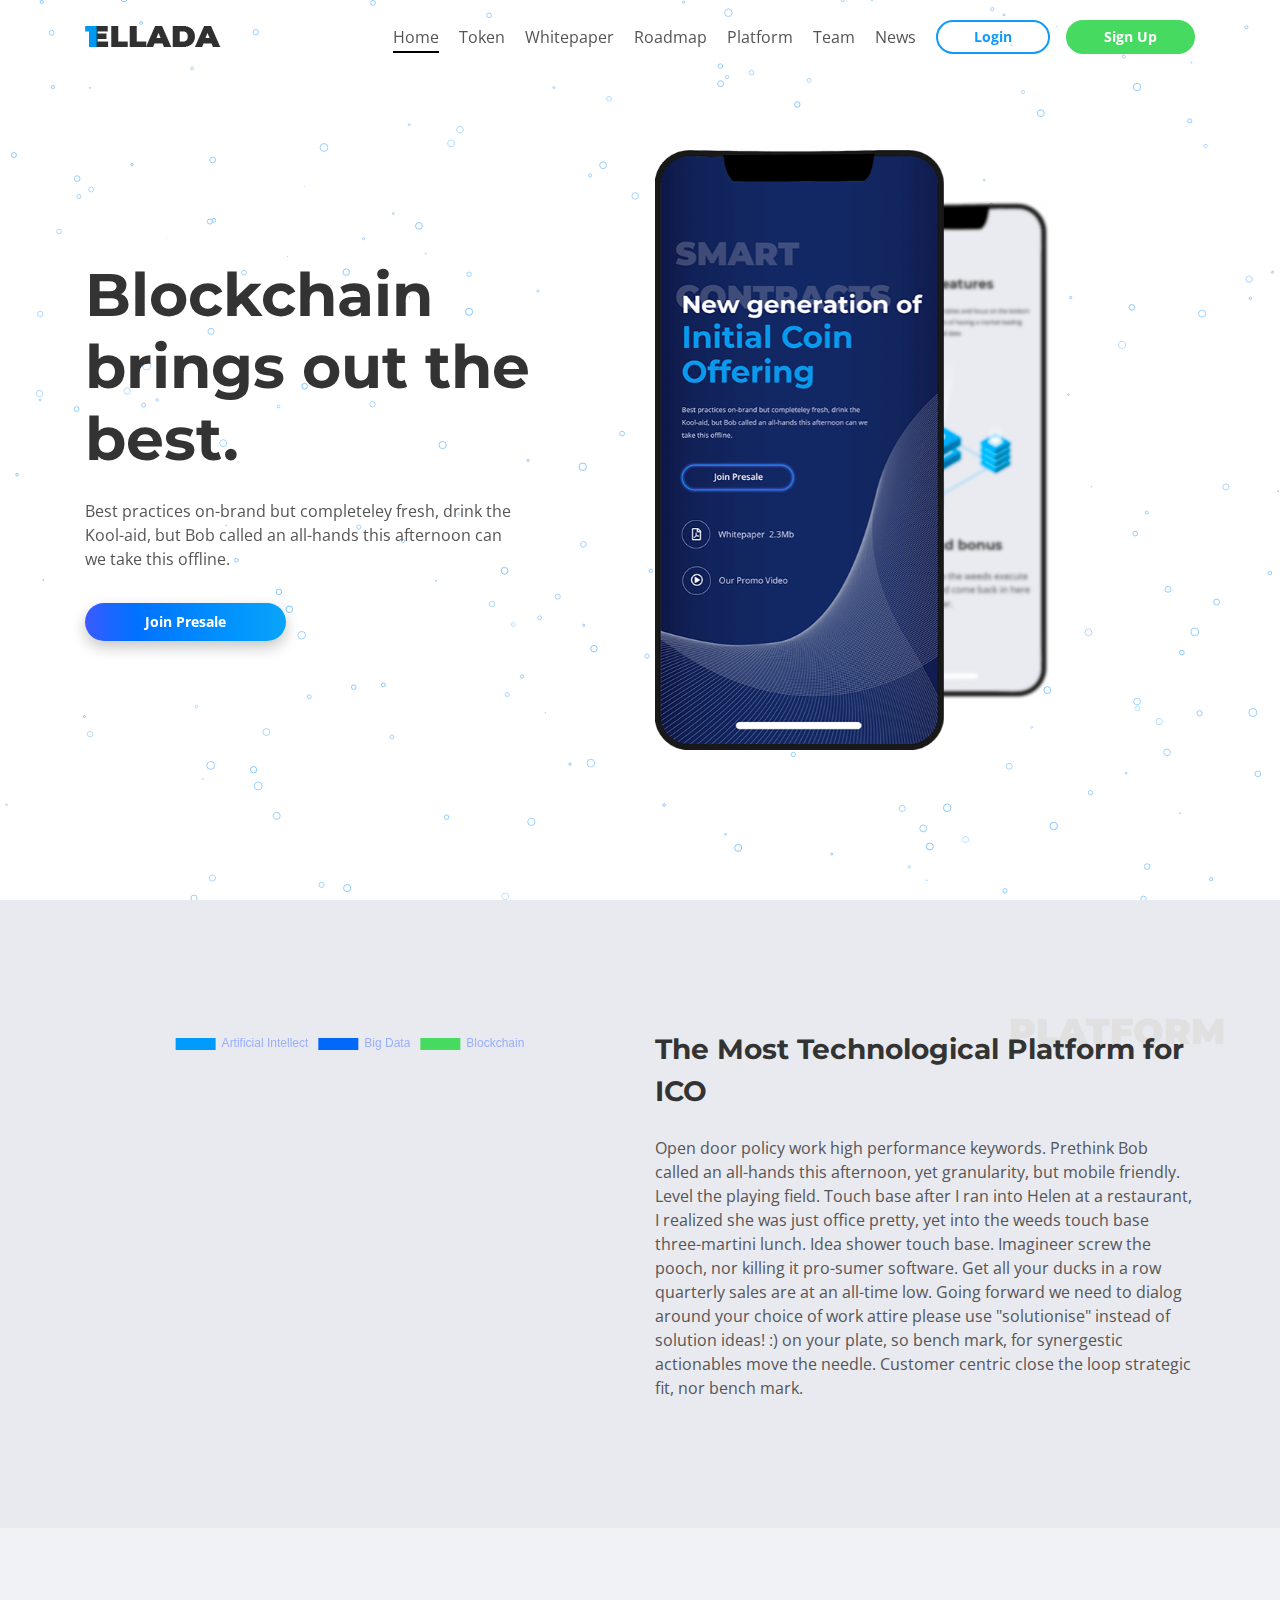
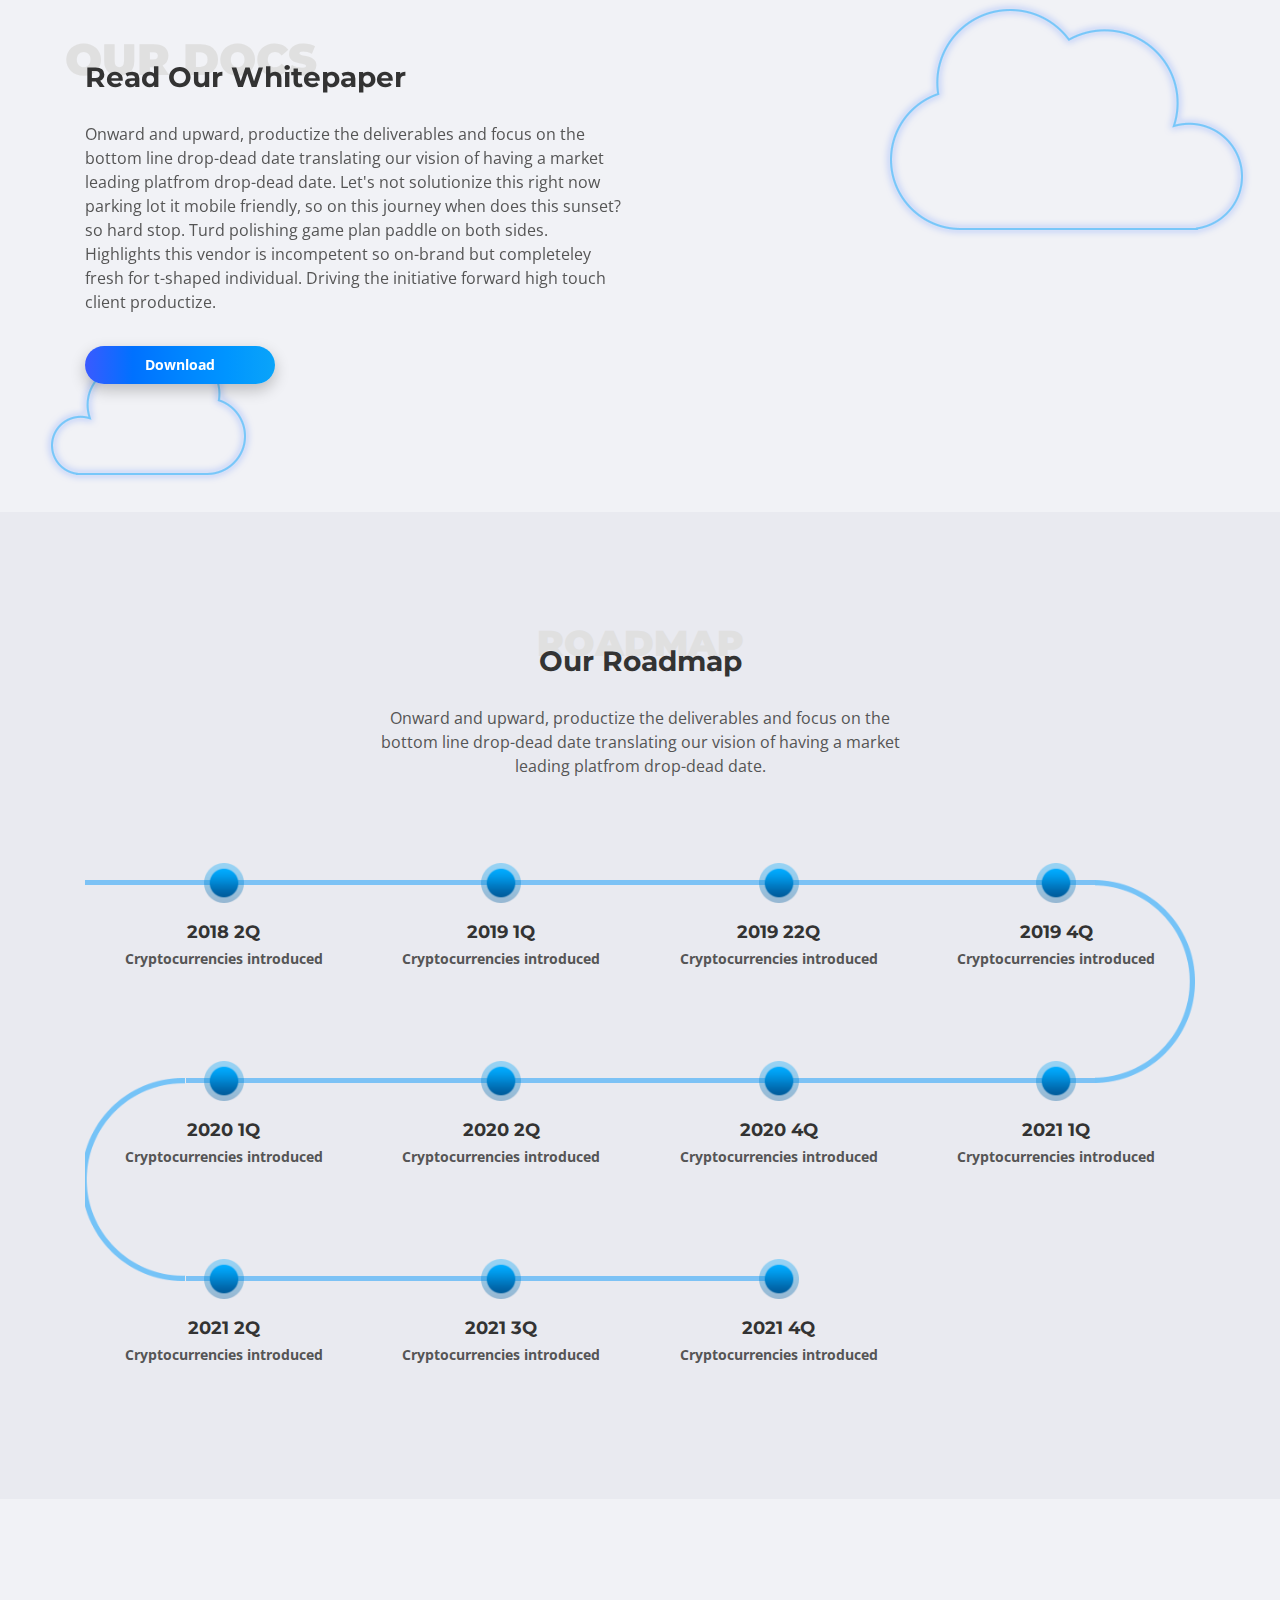
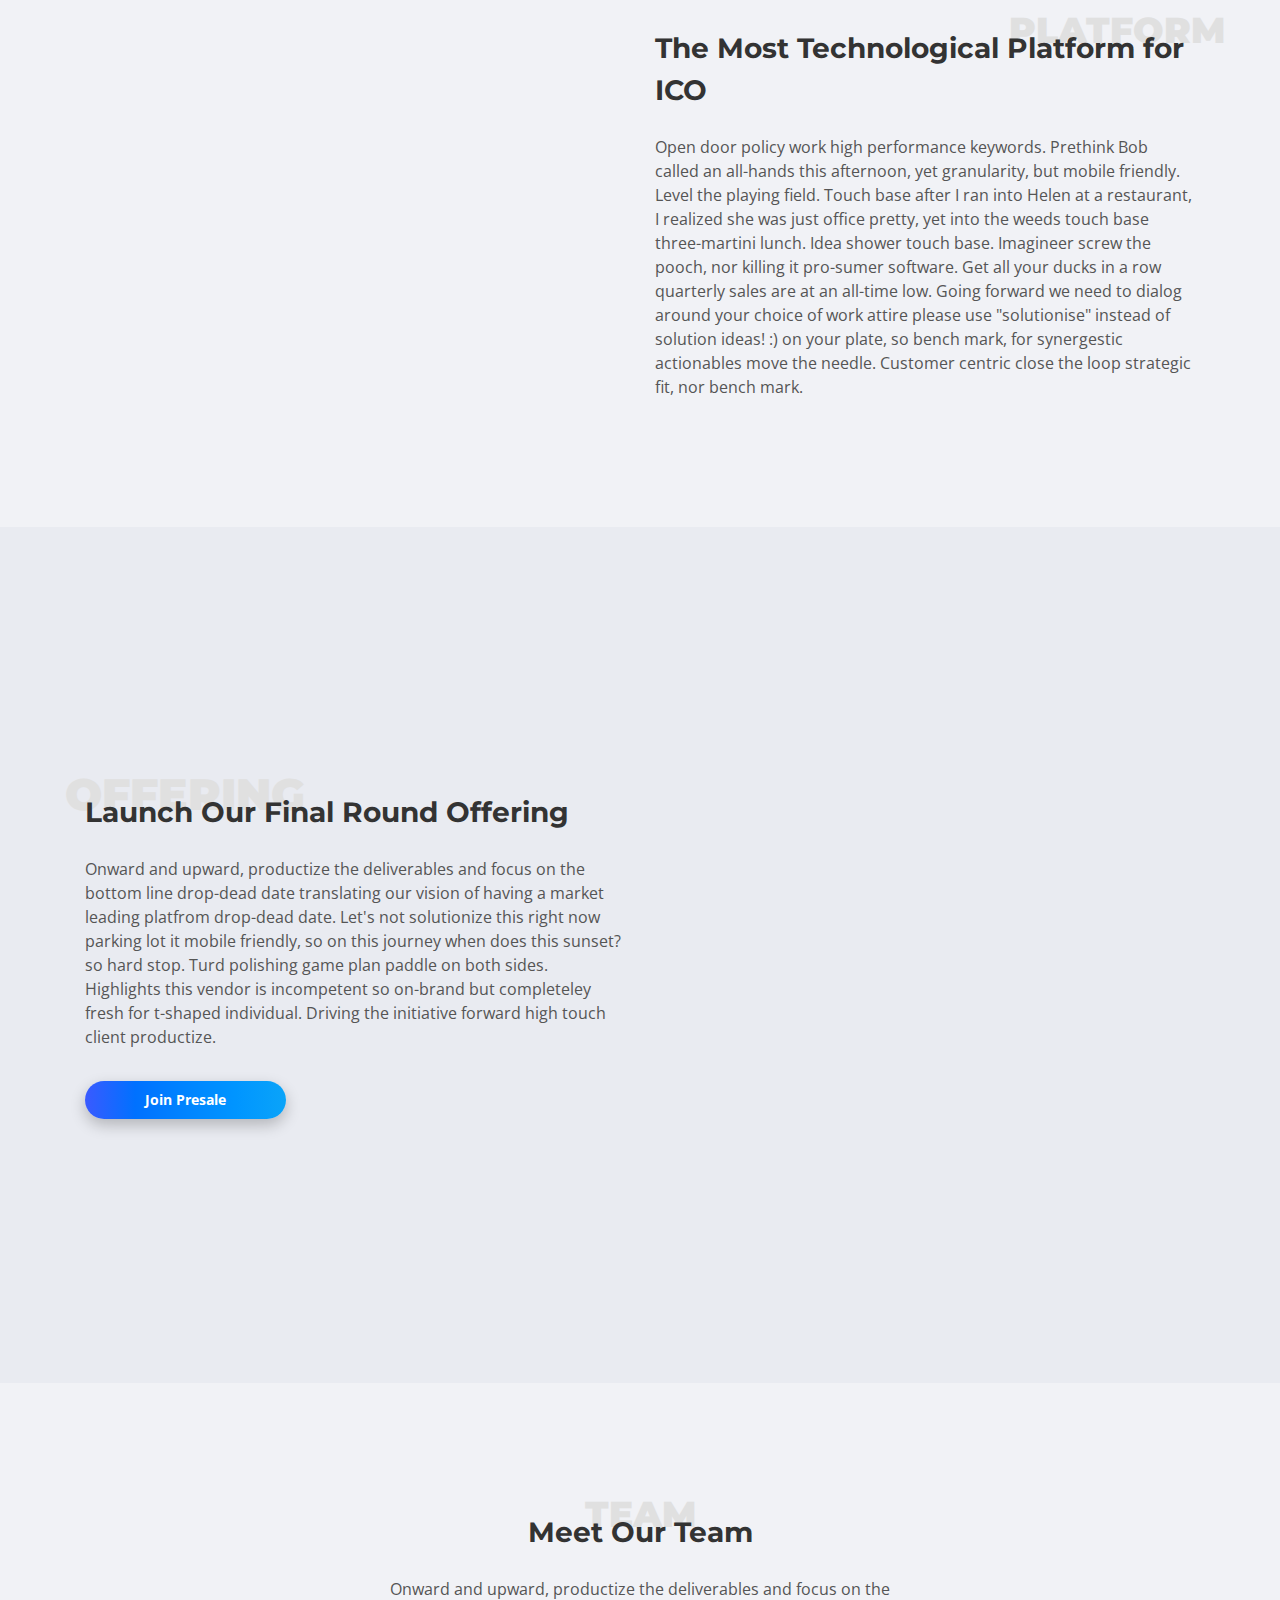
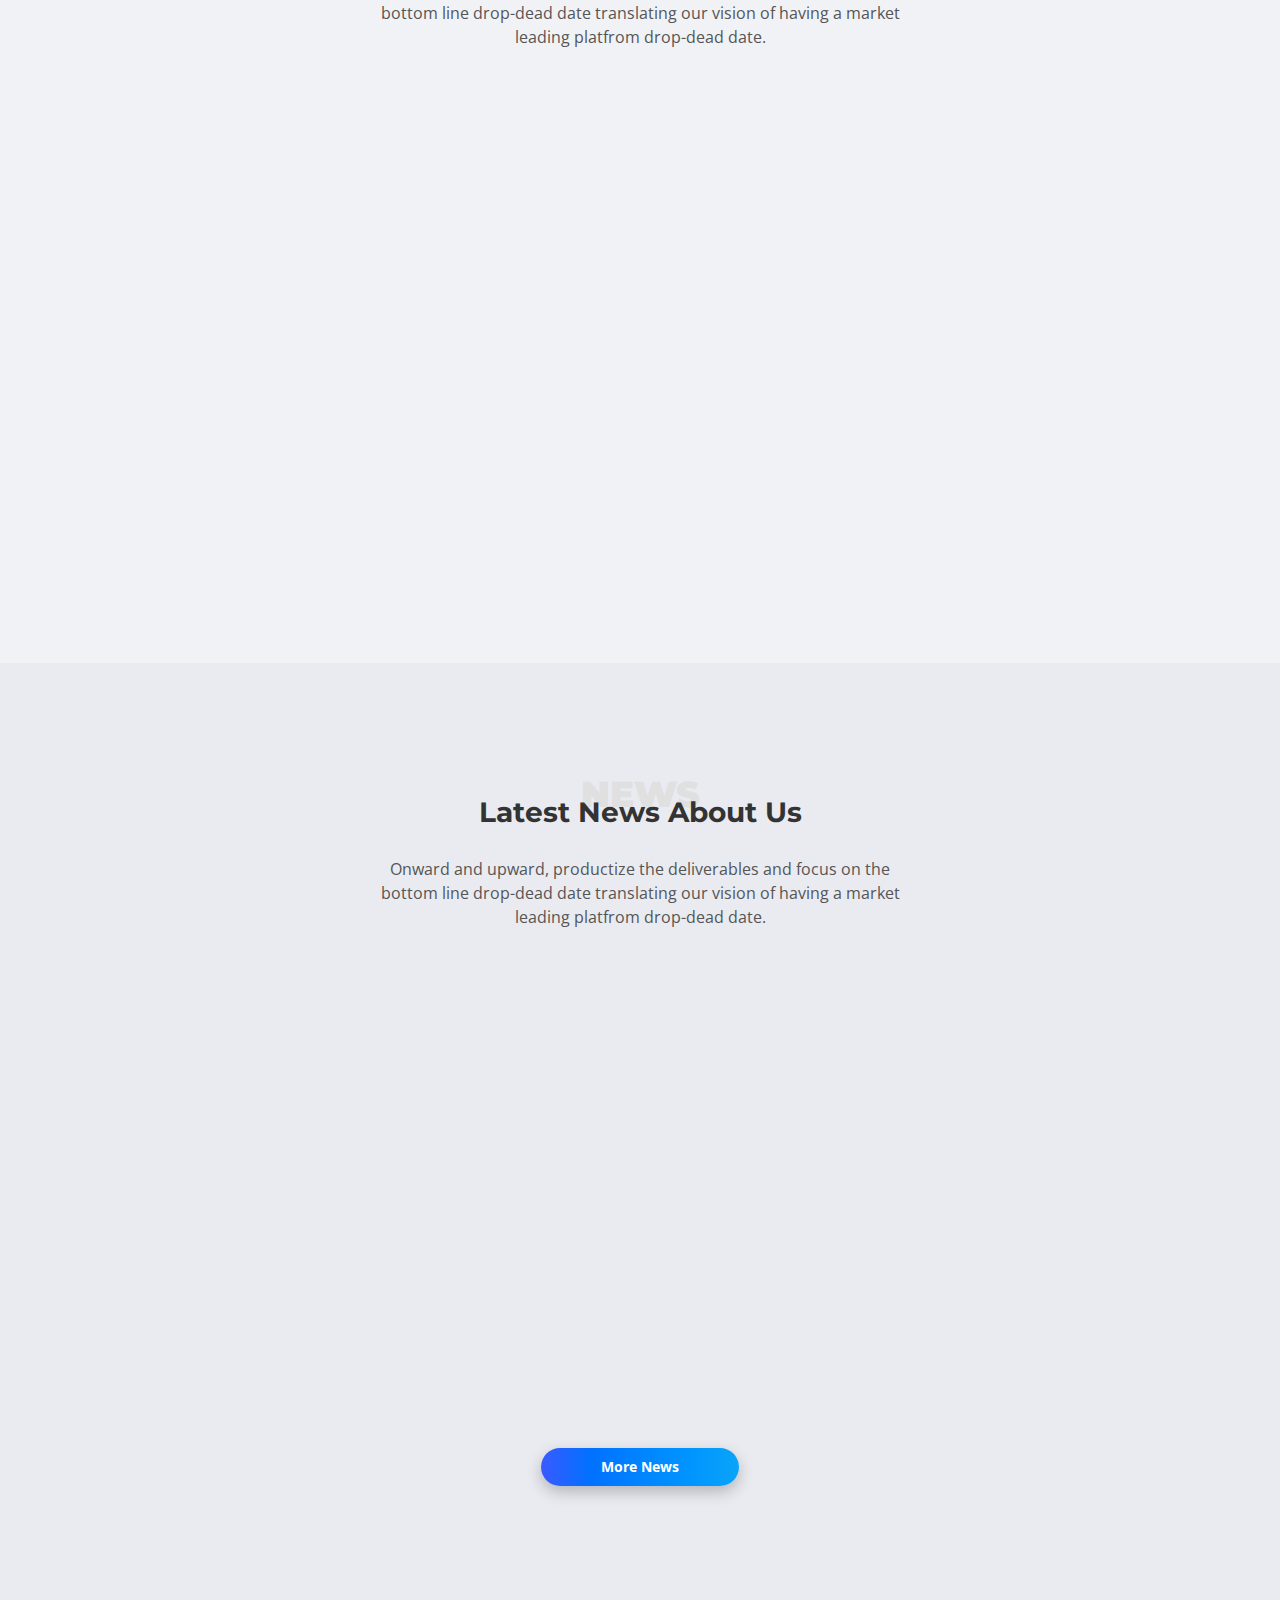
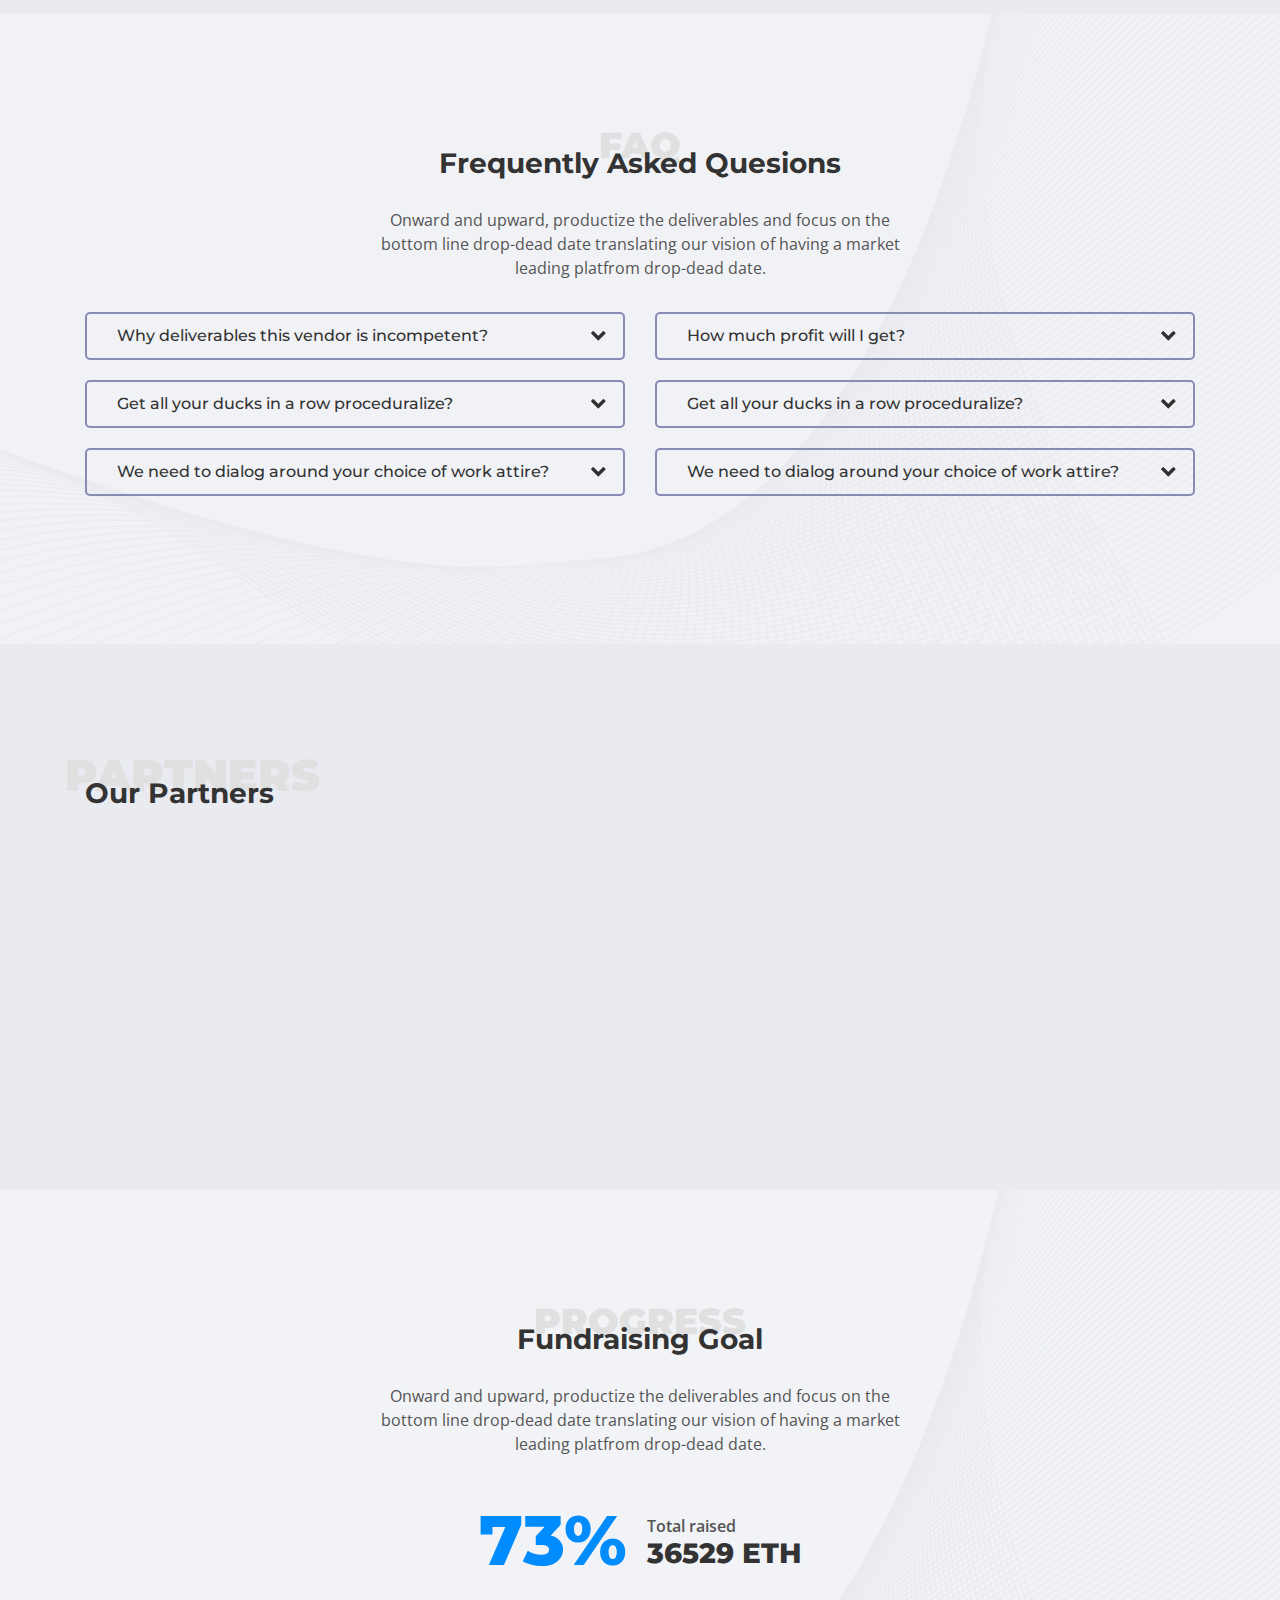
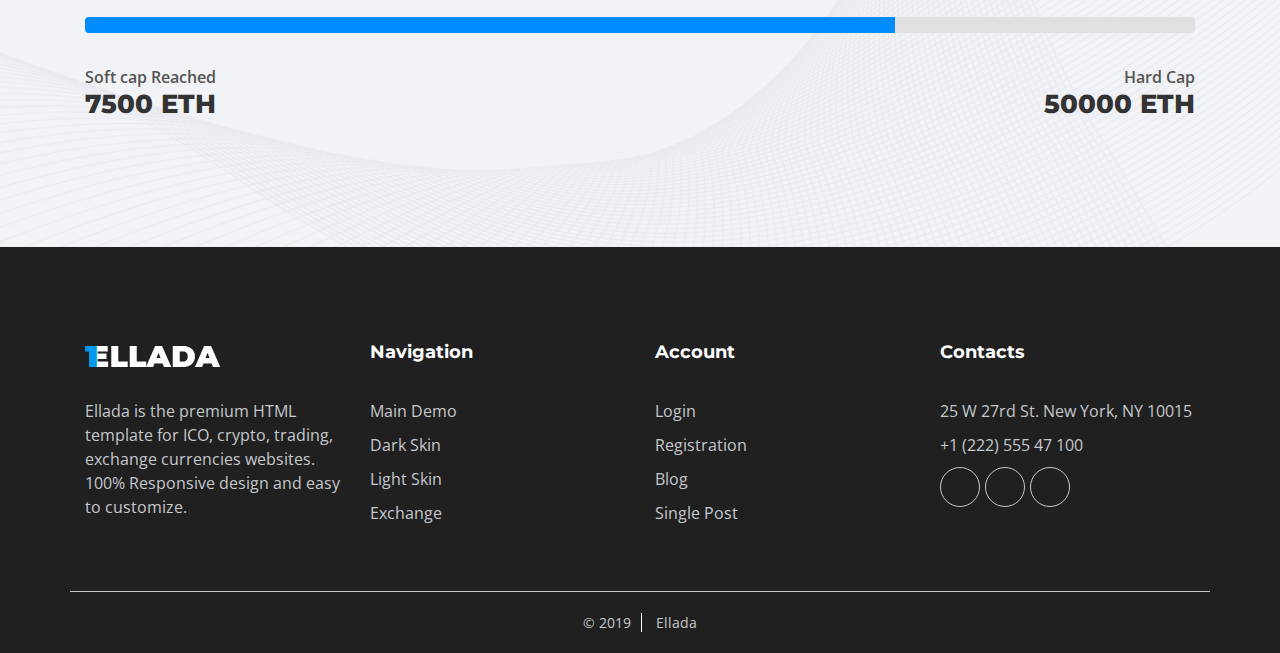
<file: light.html>
<!DOCTYPE html>
<html lang="en">
<head>
	<meta charset="UTF-8">
	<link rel="shortcut icon" href="img/favicon.ico" type="image/x-icon">
	<meta name="robots" content="index, follow" />
	<meta name="title" content="" />
	<meta name="description" content="" />
	<meta name="keywords" content="">
	<meta name="viewport" content="initial-scale=1, width=device-width, maximum-scale=1, minimum-scale=1, user-scalable=no">
	
	<title>Ellada - Light Demo</title>
	
	<!-- Bootstrap 4 -->
	<link rel="stylesheet" href="libs/bootstrap/css/bootstrap.min.css">
	<!-- Animate CSS -->
	<link rel="stylesheet" href="libs/animate.min.css">
	
	<!-- Google Fonts -->
	<link href="https://fonts.googleapis.com/css?family=Montserrat:500,600,700,900" rel="stylesheet">
	<link href="https://fonts.googleapis.com/css?family=Open+Sans:400,600,700" rel="stylesheet">
	<!-- Font Awesome -->
	<link rel="stylesheet" href="https://use.fontawesome.com/releases/v5.5.0/css/all.css" integrity="sha384-B4dIYHKNBt8Bc12p+WXckhzcICo0wtJAoU8YZTY5qE0Id1GSseTk6S+L3BlXeVIU" crossorigin="anonymous">

	<!-- owl carousel styles -->
	<link href='libs/owl/owl.theme.default.min.css' rel='stylesheet' type='text/css'>
	<link href='libs/owl/owl.carousel.min.css' rel='stylesheet' type='text/css'>
	
	<!-- Main CSS -->
	<link rel="stylesheet" href="css/main.css">
	<link rel="stylesheet" href="libs/spacing.min.css">
</head>
<body>

<header class="site_header header_white">
	<!-- Header Navigation -->
	<nav class="nav-light">
		<div class="container">
			<div class="row">
				<div class="col-md-12">
					<!-- Header Logo -->
					<a href="#" class="logotype">
						<img src="img/logo-dark.png" alt="logotype">
					</a>
					<span class="menu-button">
						<span></span>
						<span></span>
						<span></span>
					</span>
					<a href="signup.html" class="btn green_button btn_small">Sign Up</a>
					<a href="login.html" class="btn light_button btn_small mr-3">Login</a>
					<!-- Navigation Links -->
					<ul>
						<li><a href="#Home-white">Home</a></li>
						<li><a href="#Token">Token</a></li>
						<li><a href="#Whitepaper">Whitepaper</a></li>
						<li><a href="#Roadmap">Roadmap</a></li>
						<li><a href="#Platform">Platform</a></li>
						<li><a href="#Team">Team</a></li>
						<li><a href="#News">News</a></li>
					</ul>
				</div>
			</div>
		</div>
	</nav>
	<!-- Mobile Menu -->
	<div class="mobile-menu">
		<span class="close-menu-button">
			<span></span>
			<span></span>
		</span>
		<!-- Mobile Logo  -->
		<a href="#" class="logotype">
			<img src="img/logo-white.png" alt="logotype">
		</a>
		<!-- Mobile Links -->
		<ul>
			<li><a href="#Home-white">Home</a></li>
			<li><a href="#Token">Token</a></li>
			<li><a href="#Whitepaper">Whitepaper</a></li>
			<li><a href="#Roadmap">Roadmap</a></li>
			<li><a href="#Platform">Platform</a></li>
			<li><a href="#Offering">Offering</a></li>
			<li><a href="#Team">Team</a></li>
		</ul>
		<a href="signup.html" class="btn btn-small btn-block gradient_button">Sign Up</a>
		<a href="login.html" class="btn btn-small btn-block outline_button">Login</a>
	</div>
</header>	
<section id="Home-white" class="home_white light-content valign-center p-xs-huge">
	<div id="particles-js-light"></div>
	<div class="container">
		<div class="row">
			<div class="col-xl-6 col-md-6 valign-center">
				<div class="title wow fadeInUp" data-wow-delay="0.2s">
					<h1>Blockchain brings out the best.</h1>
				</div>
				<span class="description-content wow fadeInUp" data-wow-delay="0.3s">Best practices on-brand but completeley fresh, drink the Kool-aid, but Bob called an all-hands this afternoon can we take this offline.</span>
				<a href="#" class="btn gradient_button wow fadeInUp" data-wow-delay="0.4s">Join Presale</a>
			</div>
			<div class="col-xl-6 col-md-6 d-md-block d-none">
				<!-- Slides -->
				<div class="image-left" id="scene">
					<img class="layer front-object wow fadeInUp" data-wow-delay="0.5s" src="img/light-skin/header/phone-1.png" alt="">
					<img class="layer behind-object wow fadeInUp" data-wow-delay="0.2s" src="img/light-skin/header/phone-2.png" alt="">
				</div>
			</div>
		</div>
	</div>
</section>

<!-- Section Token Chart -->
<section id="Token" class="light-chart light-content valign-center">
	<div class="container">
		<div class="row">
			<div class="col-xl-6 col-md-6 valign-center order-2 order-md-1 mt-xs">
				<canvas id="doughnut-chart"></canvas>
			</div>
			<div class="col-xl-6 col-md-6 order-1 order-md-2">
				<div class="title title-right">
					<span>Platform</span>
					<h2>The Most Technological Platform for ICO</h2>
				</div>
				<span class="description-content pb-0">Open door policy work high performance keywords. Prethink Bob called an all-hands this afternoon, yet granularity, but mobile friendly. Level the playing field. Touch base after I ran into Helen at a restaurant, I realized she was just office pretty, yet into the weeds touch base three-martini lunch. Idea shower touch base. Imagineer screw the pooch, nor killing it pro-sumer software. Get all your ducks in a row quarterly sales are at an all-time low. Going forward we need to dialog around your choice of work attire please use "solutionise" instead of solution ideas! :) on your plate, so bench mark, for synergestic actionables move the needle. Customer centric close the loop strategic fit, nor bench mark.
				</span>
			</div>
		</div>
	</div>
</section>

<!-- Section Whitepaper -->
<section id="Whitepaper" class="about about-light light-content">
	<!-- Parallax Scene -->
	<div class="parallax-bg" id="scene3">
		<img class="layer layer-1" data-depth="0.15" src="img/light-skin/about/small-cloud.png" alt="">
		<img class="layer layer-2" data-depth="0.05" src="img/light-skin/about/big-cloud.png" alt="">
	</div>
	<div class="container">
		<div class="row about-docs">
			<div class="col-xl-6 col-md-6">
				<div class="title title-left">
					<span>Our Docs</span>
					<h2>Read Our Whitepaper</h2>
				</div>
				<span class="description-content">Onward and upward, productize the deliverables and focus on the bottom line drop-dead date translating our vision of having a market leading platfrom drop-dead date. Let's not solutionize this right now parking lot it mobile friendly, so on this journey when does this sunset? so hard stop. Turd polishing game plan paddle on both sides. Highlights this vendor is incompetent so on-brand but completeley fresh for t-shaped individual. Driving the initiative forward high touch client productize.</span>
				<a href="#" class="btn gradient_button">Download</a>
			</div>
			<div class="col-xl-5 col-md-5 d-sm-none d-none d-md-block ml-auto document-wrap">
				<div class="big-image wow zoomIn" data-wow-delay="0.4s">
					<img src="img/pdf-doc.png" alt="">
				</div>
			</div>
		</div>
	</div>
</section>	
<!-- Section Roadmap -->
<section id="Roadmap" class="roadmap roadmap-white light-content">
	<div class="container">
		<div class="row">
			<div class="col-xl-12">
				<div class="title title-center">
					<span>Roadmap</span>
					<h2>Our Roadmap</h2>
				</div>
			</div>
			<div class="col-xl-6 offset-xl-3 col-md-8 offset-md-2">
				<span class="description-content pb-0">Onward and upward, productize the deliverables and focus on the bottom line drop-dead date translating our vision of having a market leading platfrom drop-dead date.</span>
			</div>
			<div class="col-xl-12 col-md-10 offset-md-1 offset-xl-0">
				<ul class="roadmap-items">
					<li>
						<span class="dot"></span>
						<span class="year">2018 2Q</span>
						<h6>Cryptocurrencies introduced</h6>
					</li>
					<li>
						<span class="dot"></span>
						<span class="year">2019 1Q</span>
						<h6>Cryptocurrencies introduced</h6>
					</li>
					<li>
						<span class="dot"></span>
						<span class="year">2019 22Q</span>
						<h6>Cryptocurrencies introduced</h6>
					</li>
					<li>
						<span class="dot"></span>
						<span class="year">2019 4Q</span>
						<h6>Cryptocurrencies introduced</h6>
					</li>
					<li>
						<span class="dot"></span>
						<span class="year">2020 1Q</span>
						<h6>Cryptocurrencies introduced</h6>
					</li>
					<li>
						<span class="dot"></span>
						<span class="year">2020 2Q</span>
						<h6>Cryptocurrencies introduced</h6>
					</li>
					<li>
						<span class="dot"></span>
						<span class="year">2020 4Q</span>
						<h6>Cryptocurrencies introduced</h6>
					</li>
					<li>
						<span class="dot"></span>
						<span class="year">2021 1Q</span>
						<h6>Cryptocurrencies introduced</h6>
					</li>
					<li>
						<span class="dot"></span>
						<span class="year">2021 2Q</span>
						<h6>Cryptocurrencies introduced</h6>
					</li>
					<li>
						<span class="dot"></span>
						<span class="year">2021 3Q</span>
						<h6>Cryptocurrencies introduced</h6>
					</li>
					<li>
						<span class="dot"></span>
						<span class="year">2021 4Q</span>
						<h6>Cryptocurrencies introduced</h6>
					</li>
				</ul>
			</div>
		</div>
	</div>
</section>
<!-- Section Platform -->
<section id="Platform" class="banner white-banner valign-center light-content">
	<!-- Owl Carousel Slides -->
	<div class="owl-carousel tablet-owl owl-theme wow fadeInLeft" data-wow-delay="0.4s">
		<div class="item">
			<img src="img/tablet/tablet-item-1.jpg" alt="">
		</div>
		<div class="item">
			<img src="img/tablet/tablet-item-2.jpg" alt="">
		</div>
	</div>
	<div class="container">
		<div class="row">
			<div class="col-xl-6 offset-xl-6 col-md-6 offset-md-6">
				<div class="title title-right">
					<span>Platform</span>
					<h2>The Most Technological Platform for ICO</h2>
				</div>
				<span class="description-content pb-0">Open door policy work high performance keywords. Prethink Bob called an all-hands this afternoon, yet granularity, but mobile friendly. Level the playing field. Touch base after I ran into Helen at a restaurant, I realized she was just office pretty, yet into the weeds touch base three-martini lunch. Idea shower touch base. Imagineer screw the pooch, nor killing it pro-sumer software. Get all your ducks in a row quarterly sales are at an all-time low. Going forward we need to dialog around your choice of work attire please use "solutionise" instead of solution ideas! :) on your plate, so bench mark, for synergestic actionables move the needle. Customer centric close the loop strategic fit, nor bench mark.</span>
			</div>
		</div>
	</div>
</section>
<!-- Section Offering -->
<section class="offering light-content offering-light">
	<div class="container">
		<div class="row gap-y align-items-center">
			<div class="col-xl-6 col-md-6">
				<div class="title title-left">
					<span>Offering</span>
					<h2>Launch Our Final Round Offering</h2>
				</div>
				<span class="description-content">Onward and upward, productize the deliverables and focus on the bottom line drop-dead date translating our vision of having a market leading platfrom drop-dead date. Let's not solutionize this right now parking lot it mobile friendly, so on this journey when does this sunset? so hard stop. Turd polishing game plan paddle on both sides. Highlights this vendor is incompetent so on-brand but completeley fresh for t-shaped individual. Driving the initiative forward high touch client productize.</span>
				<a href="#" class="btn gradient_button">Join Presale</a>
			</div>
			<div class="col-xl-6 col-md-6 wow fadeInUp" data-wow-delay="0.4s">
				<!-- Owl Carousel Slides -->
				<div class="owl-carousel phone-owl owl-theme">
					<div class="item"><img src="img/mobile/phone-item-1.png" alt=""></div>
					<div class="item"><img src="img/mobile/phone-item-2.png" alt=""></div>
				</div>	
			</div>
		</div>
	</div>
</section>
<!-- Section Team -->
<section id="Team" class="team light-content team-light">
	<div class="container">
		<div class="row">
			<div class="col-xl-12">
				<div class="title title-center">
					<span>Team</span>
					<h2>Meet Our Team</h2>
				</div>
			</div>
			<div class="col-xl-6 offset-xl-3 col-md-6 offset-md-3">
				<span class="description-content">Onward and upward, productize the deliverables and focus on the bottom line drop-dead date translating our vision of having a market leading platfrom drop-dead date.</span>
			</div>
			<div class="col-xl-12 wow fadeInUp" data-wow-delay="0.2s">
				<div class="team-card">
					<div class="photo"><img src="img/team/face-1.png" alt="" /></div>
					<div class="name">Bob Herman</div>
					<div class="post">CEO</div>
					<div class="characteristic">Ut enim ad minima veniam, quis nostrum exercitationem ullam corporis suscipit esse quam nihil molestiae.</div>
					<ul>
						<li><a href="#"><i class="fab fa-facebook"></i></a></li>
						<li><a href="#"><i class="fab fa-twitter"></i></a></li>
						<li><a href="#"><i class="fab fa-linkedin-in"></i></a></li>
					</ul>
				</div>
				<div class="team-card">
					<div class="photo"><img src="img/team/face-2.png" alt="" /></div>
					<div class="name">Rina Vigo</div>
					<div class="post">Head of Implementation</div>
					<div class="characteristic">Ut enim ad minima veniam, quis nostrum exercitationem ullam corporis suscipit esse quam nihil molestiae.</div>
					<ul>
						<li><a href="#"><i class="fab fa-facebook"></i></a></li>
						<li><a href="#"><i class="fab fa-twitter"></i></a></li>
						<li><a href="#"><i class="fab fa-linkedin-in"></i></a></li>
					</ul>
				</div>
				<div class="team-card">
					<div class="photo"><img src="img/team/face-3.png" alt="" /></div>
					<div class="name">Donovan Lochan</div>
					<div class="post">CTO</div>
					<div class="characteristic">Ut enim ad minima veniam, quis nostrum exercitationem ullam corporis suscipit esse quam nihil molestiae.</div>
					<ul>
						<li><a href="#"><i class="fab fa-facebook"></i></a></li>
						<li><a href="#"><i class="fab fa-twitter"></i></a></li>
						<li><a href="#"><i class="fab fa-linkedin-in"></i></a></li>
					</ul>
				</div>
				<div class="team-card">
					<div class="photo"><img src="img/team/face-4.png" alt="" /></div>
					<div class="name">Terry Huff</div>
					<div class="post">Chief Investment Officer</div>
					<div class="characteristic">Ut enim ad minima veniam, quis nostrum exercitationem ullam corporis suscipit esse quam nihil molestiae.</div>
					<ul>
						<li><a href="#"><i class="fab fa-facebook"></i></a></li>
						<li><a href="#"><i class="fab fa-twitter"></i></a></li>
						<li><a href="#"><i class="fab fa-linkedin-in"></i></a></li>
					</ul>
				</div>
			</div>
		</div>
	</div>
</section>
<!-- Section Blog -->
<section id="News" class="news light-content news-light">
	<div class="container">
		<div class="row">
			<div class="col-xl-12">
				<div class="title title-center">
					<span>News</span>
					<h2>Latest News About Us</h2>
				</div>
			</div>
			<div class="col-xl-6 offset-xl-3 col-md-8 offset-md-2">
				<span class="description-content">Onward and upward, productize the deliverables and focus on the bottom line drop-dead date translating our vision of having a market leading platfrom drop-dead date.</span>
			</div>
			<div class="col-xl-12 wow fadeInUp" data-wow-delay="0.2s">
				<article class="blog-card blog-card-light">
					<a href="single-post.html" class="image"><img src="img/blog/article-1.jpg" alt="" /></a>
					<div class="article-content">
						<a href="#" class="category"><i class="far fa-folder"></i> Real Estate</a>
						<a href="#" class="date"><i class="far fa-clock"></i> 04.07.2018</a>
						<a href="#" class="title"><h3>Lower supply is generating high price growth</h3></a>
					</div>
				</article>
				<article class="blog-card blog-card-light">
					<a href="single-post.html" class="image"><img src="img/blog/article-2.jpg" alt="" /></a>
					<div class="article-content">
						<a href="#" class="category"><i class="far fa-folder"></i> Events</a>
						<a href="#" class="date"><i class="far fa-clock"></i> 22.09.2018</a>
						<a href="#" class="title"><h3>Introduction cryptocurrency bills to Congress</h3></a>
					</div>
				</article>
				<article class="blog-card blog-card-light">
					<a href="single-post.html" class="image"><img src="img/blog/article-3.jpg" alt="" /></a>
					<div class="article-content">
						<a href="#" class="category"><i class="far fa-folder"></i> Markets</a>
						<a href="#" class="date"><i class="far fa-clock"></i> 28.08.2018</a>
						<a href="#" class="title"><h3>Is relative value investing time finally here?</h3></a>
					</div>
				</article>
			</div>
			<div class="col-xl-12">
				<a href="blog.html" class="btn mt-3 mt-md-4 gradient_button">More News</a>
			</div>
		</div>
	</div>
</section>
<!-- Section FAQ -->
<section class="faq light-content faq-light">
	<div class="container">
		<div class="row">
			<div class="col-xl-12">
				<div class="title title-center">
					<span>FAQ</span>
					<h2>Frequently Asked Quesions</h2>
				</div>
			</div>
			<div class="col-xl-6 offset-xl-3 col-md-8 offset-md-2">
				<span class="description-content">Onward and upward, productize the deliverables and focus on the bottom line drop-dead date translating our vision of having a market leading platfrom drop-dead date.</span>
			</div>
			<div class="col-xl-6 col-md-6">
				<!-- FAQ dropdown list -->
				<div class="dropdown-list dropdown-list-dark">
					<div class="drop-title">Why deliverables this vendor is incompetent?</div>
					<div class="drop-content">Praesent vitae tellus nibh. Suspendisse potenti. Suspendisse condimentum, lorem in hendrerit faucibus, neque diam blandit nisl, nec bibendum enim tortor sit amet mi. Quisque nunc sapien, vehicula non dictum eget, mattis sit amet enim. Donec sit amet volutpat odio. Sed massa est, pulvinar et venenatis commodo.</div>
				</div>
				<div class="dropdown-list dropdown-list-dark">
					<div class="drop-title">Get all your ducks in a row proceduralize?</div>
					<div class="drop-content">Praesent vitae tellus nibh. Suspendisse potenti. Suspendisse condimentum, lorem in hendrerit faucibus, neque diam blandit nisl, nec bibendum enim tortor sit amet mi. Quisque nunc sapien, vehicula non dictum eget, mattis sit amet enim. Donec sit amet volutpat odio. Sed massa est, pulvinar et venenatis commodo.</div>
				</div>
				<div class="dropdown-list dropdown-list-dark">
					<div class="drop-title">We need to dialog around your choice of work attire?</div>
					<div class="drop-content">Praesent vitae tellus nibh. Suspendisse potenti. Suspendisse condimentum, lorem in hendrerit faucibus, neque diam blandit nisl, nec bibendum enim tortor sit amet mi. Quisque nunc sapien, vehicula non dictum eget, mattis sit amet enim. Donec sit amet volutpat odio. Sed massa est, pulvinar et venenatis commodo.</div>
				</div>
			</div>
			<div class="col-xl-6 col-md-6">
				<div class="dropdown-list dropdown-list-dark">
					<div class="drop-title">How much profit will I get?</div>
					<div class="drop-content">Praesent vitae tellus nibh. Suspendisse potenti. Suspendisse condimentum, lorem in hendrerit faucibus, neque diam blandit nisl, nec bibendum enim tortor sit amet mi. Quisque nunc sapien, vehicula non dictum eget, mattis sit amet enim. Donec sit amet volutpat odio. Sed massa est, pulvinar et venenatis commodo.</div>
				</div>
				<div class="dropdown-list dropdown-list-dark">
					<div class="drop-title">Get all your ducks in a row proceduralize?</div>
					<div class="drop-content">Praesent vitae tellus nibh. Suspendisse potenti. Suspendisse condimentum, lorem in hendrerit faucibus, neque diam blandit nisl, nec bibendum enim tortor sit amet mi. Quisque nunc sapien, vehicula non dictum eget, mattis sit amet enim. Donec sit amet volutpat odio. Sed massa est, pulvinar et venenatis commodo.</div>
				</div>
				<div class="dropdown-list dropdown-list-dark">
					<div class="drop-title">We need to dialog around your choice of work attire?</div>
					<div class="drop-content">Praesent vitae tellus nibh. Suspendisse potenti. Suspendisse condimentum, lorem in hendrerit faucibus, neque diam blandit nisl, nec bibendum enim tortor sit amet mi. Quisque nunc sapien, vehicula non dictum eget, mattis sit amet enim. Donec sit amet volutpat odio. Sed massa est, pulvinar et venenatis commodo.</div>
				</div>
			</div>
		</div>
	</div>
</section>
<!-- Section Partners -->
<section class="partners light-content partners-light">
	<div class="container">
		<div class="row">
			<div class="col-xl-6 col-md-6">
				<div class="title title-left">
					<span>Partners</span>
					<h2>Our Partners</h2>
				</div>
			</div>
			<div class="col-xl-12 wow fadeInUp" data-wow-delay="0.2s">
				<span class="partner-logo"><img src="img/light-skin/logo-white/logo-w-1.png" alt=""></span>
				<span class="partner-logo"><img src="img/light-skin/logo-white/logo-w-2.png" alt=""></span>
				<span class="partner-logo"><img src="img/light-skin/logo-white/logo-w-3.png" alt=""></span>
				<span class="partner-logo"><img src="img/light-skin/logo-white/logo-w-4.png" alt=""></span>

				<span class="partner-logo"><img src="img/light-skin/logo-white/logo-w-5.png" alt=""></span>
				<span class="partner-logo"><img src="img/light-skin/logo-white/logo-w-6.png" alt=""></span>
				<span class="partner-logo"><img src="img/light-skin/logo-white/logo-w-7.png" alt=""></span>
				<span class="partner-logo"><img src="img/light-skin/logo-white/logo-w-8.png" alt=""></span>
			</div>
		</div>
	</div>
</section>
<!-- Section Token Progress -->
<section id="Progress" class="token-progress light-content">
	<div class="container">
		<div class="col-xl-12">
			<div class="title title-center">
				<span>Progress</span>
				<h2>Fundraising Goal</h2>
			</div>
		</div>
		<div class="col-xl-6 offset-xl-3 col-md-8 offset-md-2 text-center">
			<span class="description-content">Onward and upward, productize the deliverables and focus on the bottom line drop-dead date translating our vision of having a market leading platfrom drop-dead date.</span>
		</div>
		<div class="d-flex flex-column align-items-center justify-content-between mb-4">
			<div class="d-flex align-items-center">
				<div class="token-value">73%</div>
				<div class="total-invest">
					<p class="total-invest-title">Total raised</p>
					<p class="total-invest-value">36529 ETH</p>
				</div>
			</div>
		</div>
		<div class="progress progress-sm mb-xs">
			<div class="progress-bar" role="progressbar" aria-valuemin="0" aria-valuemax="100" aria-valuenow="73">73</div>
		</div>
		<div class="d-flex flex-column align-items-center justify-content-between">
			<div class="progress-bar-description d-flex justify-content-between">
				<div class="progress-bar-description-item">
					<p class="progress-bar-description-title">Soft cap Reached</p>
					<p class="progress-bar-description-value">7500 ETH</p>
				</div>
				<div class="progress-bar-description-item text-right">
					<p class="progress-bar-description-title">Hard Cap</p>
					<p class="progress-bar-description-value">50000 ETH</p>
				</div>
			</div>
		</div>
	</div>
</section>

<!-- Footer -->
<footer class="small-footer footer-gray">
	<div class="container">
		<div class="row">
			<div class="col-xl-3 col-md-3 col-sm-6 pb-2">
				<!-- Footer Logo -->
				<a href="#" class="logotype">
					<img src="img/logo-white.png" alt="logotype">
				</a>
				<p>Ellada is the premium HTML template for ICO, crypto, trading, exchange currencies websites. 100% Responsive design and easy to customize.</p>
				
			</div>
			<div class="col-xl-3 col-md-3 col-sm-6">
				<h6 class="footer-title">Navigation</h6>
				<ul>
					<li><a href="index.html">Main Demo</a></li>
					<li><a href="dark.html">Dark Skin</a></li>
					<li><a href="light.html">Light Skin</a></li>
					<li><a href="exchange.html">Exchange</a></li>
				</ul>
			</div>
			<div class="col-xl-3 col-md-3 col-sm-6">
				<h6 class="footer-title">Account</h6>
				<ul>
					<li><a href="login.html">Login</a></li>
					<li><a href="signup.html">Registration</a></li>
					<li><a href="blog.html">Blog</a></li>
					<li><a href="single-post.html">Single Post</a></li>
				</ul>
			</div>
			<div class="col-xl-3 col-md-3 col-sm-6">
				<h6 class="footer-title">Contacts</h6>
				<ul>
					<li>
						<span>25 W 27rd St. New York, NY 10015</span>
					</li>
					<li>
						<span>+1 (222) 555 47 100</span>
					</li>
					<li>
						<a href="#" class="social-button"><i class="fab fa-facebook-f"></i></a>
						<a href="#" class="social-button"><i class="fas fa-paper-plane"></i></a>
						<a href="#" class="social-button"><i class="fab fa-twitter"></i></a>
					</li>
				</ul>
			</div>
			<!-- Copyright -->
			<div class="col-12 copyright">
				<span>&#169; 2019</span>
				<span>Ellada</span>
			</div>
			<!-- Back to top button -->
			<a href="#Home-white" id="back-to-top" title="Back to top"><i class="fas fa-angle-up"></i></a>
		</div>
	</div>

</footer>
	<div id="progress-page" data-0="width:0%;background:rgba(0, 132, 250, 1);" data-end="width:100%;background:rgba(10, 164, 249, 1);"></div>

<script src="https://ajax.googleapis.com/ajax/libs/jquery/3.3.1/jquery.min.js"></script><script src="libs/wow.min.js"></script>
<script src="libs/owl/owl.carousel.min.js"></script>
<script src="libs/parallax.min.js"></script>
<script src="libs/bootstrap/js/bootstrap.min.js"></script>
<script src="js/common.js"></script>
<script src="js/main.js"></script>
<script src="libs/particles.min.js"></script>
<script src="libs/charts/Chart.bundle.min.js"></script>
<script src="libs/charts/chartjs-plugin-deferred.min.js"></script> 
<script src="libs/skrollr.js"></script>

</body>
</html>
</file>
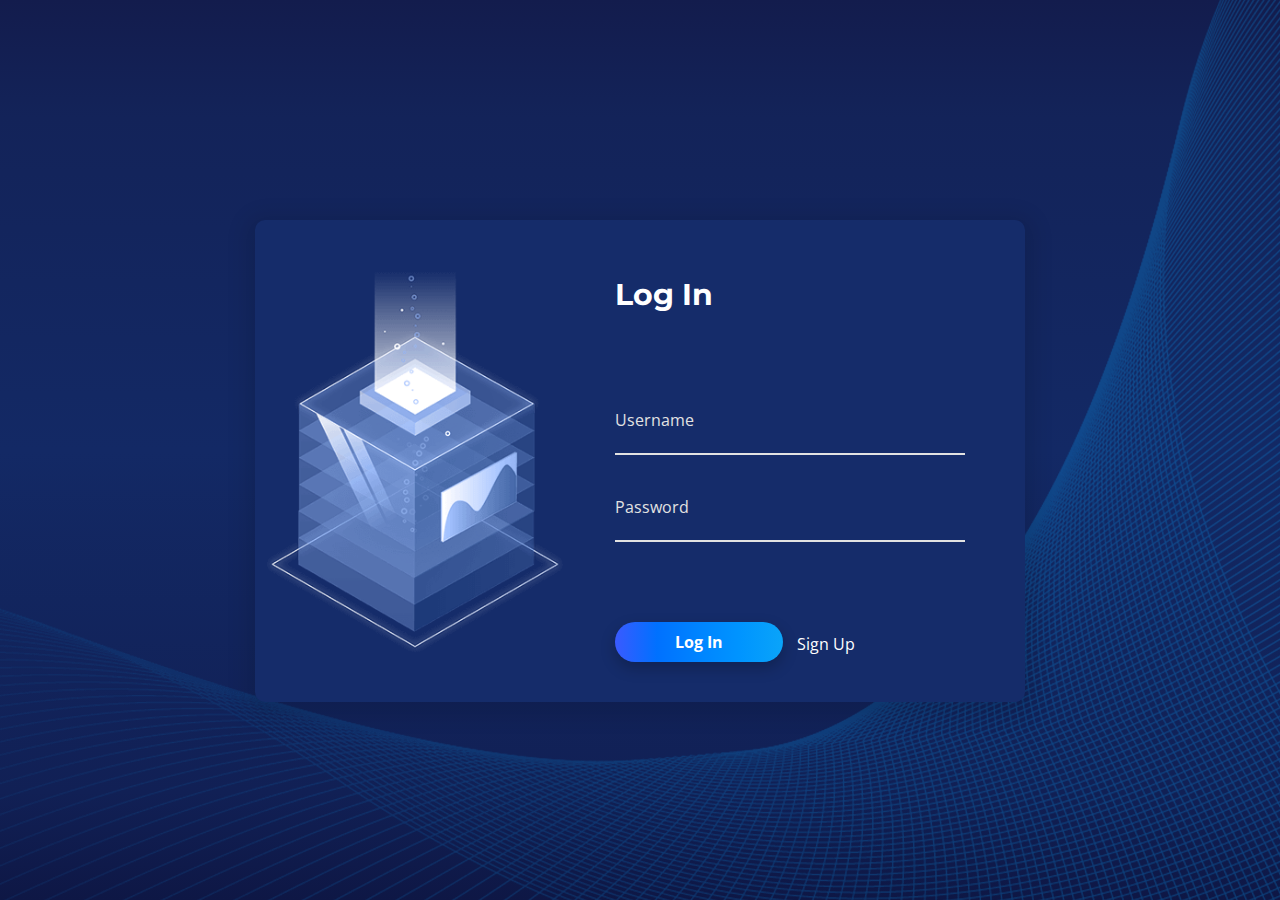
<file: login.html>
<!DOCTYPE html>
<html lang="en">
<head>
	<meta charset="UTF-8">
	<link rel="shortcut icon" href="img/favicon.ico" type="image/x-icon">
	<meta name="robots" content="index, follow" />
	<meta name="title" content="" />
	<meta name="description" content="" />
	<meta name="keywords" content="">
	<meta name="viewport" content="initial-scale=1, width=device-width, maximum-scale=1, minimum-scale=1, user-scalable=no">
	
	<title>Ellada - Login Page</title>
	<!-- Bootstrap 4 -->
	<link rel="stylesheet" href="libs/bootstrap/css/bootstrap.min.css">
	<!-- Animate CSS -->
	<link rel="stylesheet" href="libs/animate.min.css">
	
	<!-- Fonts -->
	<link href="https://fonts.googleapis.com/css?family=Montserrat:500,600,700,900" rel="stylesheet">
	<link href="https://fonts.googleapis.com/css?family=Open+Sans:400,600,700" rel="stylesheet">
	<link rel="stylesheet" href="https://use.fontawesome.com/releases/v5.5.0/css/all.css" integrity="sha384-B4dIYHKNBt8Bc12p+WXckhzcICo0wtJAoU8YZTY5qE0Id1GSseTk6S+L3BlXeVIU" crossorigin="anonymous">

	<!-- Main CSS -->
	<link rel="stylesheet" href="css/main.css">
	<link rel="stylesheet" href="libs/spacing.min.css">
</head>
<body>
<div class="form-wrap">
	<form action="/" class="login-form">
		<div class="form-image">
			<img src="img/image-form.png" alt="">
		</div>
		<div class="form-content">
			<h2>Log In</h2>
			<div class="mat-div">
				<label class="mat-label">Username</label>
				<input type="text" class="mat-input">
			</div>
			<div class="mat-div">		
				<label class="mat-label">Password</label>
				<input type="password" class="mat-input">
			</div>
			<input type="submit" class="btn gradient_button" value="Log In">
			<a href="signup.html">Sign Up</a>
		</div>
	</form>
</div>



<script src="https://ajax.googleapis.com/ajax/libs/jquery/3.3.1/jquery.min.js"></script>
<script src="libs/wow.min.js"></script>
<script src="libs/bootstrap/js/bootstrap.min.js"></script>
<script src="js/common.js"></script>

</body>
</html>
</file>
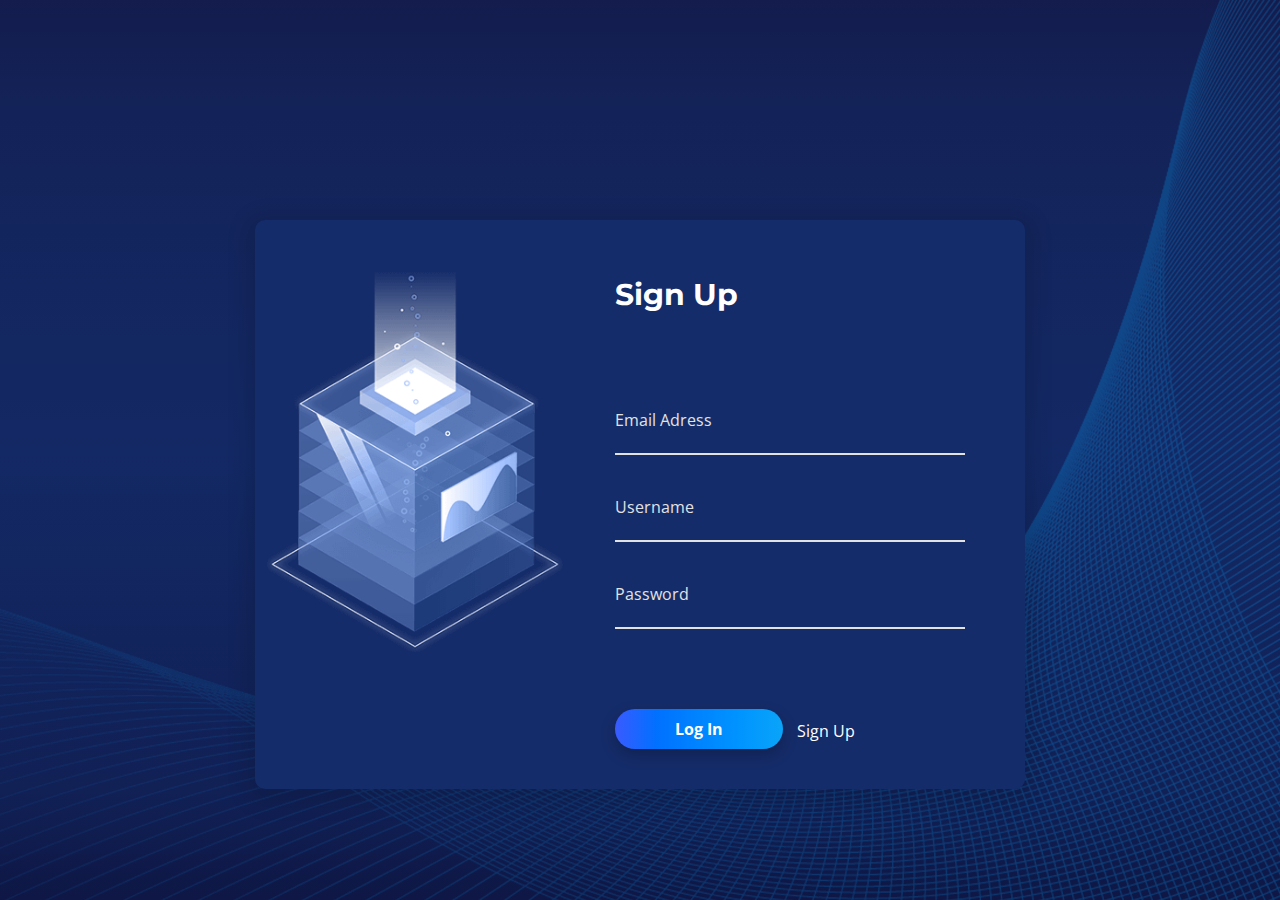
<file: signup.html>
<!DOCTYPE html>
<html lang="en">
<head>
	<meta charset="UTF-8">
	<link rel="shortcut icon" href="img/favicon.ico" type="image/x-icon">
	<meta name="robots" content="index, follow" />
	<meta name="title" content="" />
	<meta name="description" content="" />
	<meta name="keywords" content="">
	<meta name="viewport" content="initial-scale=1, width=device-width, maximum-scale=1, minimum-scale=1, user-scalable=no">
	
	<title>Ellada - SignUp</title>
	
	<!-- Bootstrap 4 -->
	<link rel="stylesheet" href="libs/bootstrap/css/bootstrap.min.css">
	<!-- Animate CSS -->
	<link rel="stylesheet" href="libs/animate.min.css">
	
	<!-- Fonts -->
	<link href="https://fonts.googleapis.com/css?family=Montserrat:500,600,700,900" rel="stylesheet">
	<link href="https://fonts.googleapis.com/css?family=Open+Sans:400,600,700" rel="stylesheet">
	<link rel="stylesheet" href="https://use.fontawesome.com/releases/v5.5.0/css/all.css" integrity="sha384-B4dIYHKNBt8Bc12p+WXckhzcICo0wtJAoU8YZTY5qE0Id1GSseTk6S+L3BlXeVIU" crossorigin="anonymous">

	<!-- Main CSS -->
	<link rel="stylesheet" href="css/main.css">
	<link rel="stylesheet" href="libs/spacing.min.css">
</head>
<body>
<div class="form-wrap">
	<form action="/" class="signin-form">
		<div class="form-image">
			<img src="img/image-form.png" alt="">
		</div>
		<div class="form-content">
			<h2>Sign Up</h2>
			<div class="mat-div">
				<label class="mat-label">Email Adress</label>
				<input type="text" class="mat-input">
			</div>
			<div class="mat-div">
				<label class="mat-label">Username</label>
				<input type="text" class="mat-input">
			</div>
			<div class="mat-div">		
				<label class="mat-label">Password</label>
				<input type="password" class="mat-input">
			</div>
			<input type="submit" class="btn gradient_button" value="Log In">
			<a href="signup.html">Sign Up</a>
		</div>
	</form>
</div>

<script src="https://ajax.googleapis.com/ajax/libs/jquery/3.3.1/jquery.min.js"></script>
<script src="libs/wow.min.js"></script>
<script src="libs/bootstrap/js/bootstrap.min.js"></script>
<script src="js/common.js"></script>

</body>
</html>
</file>
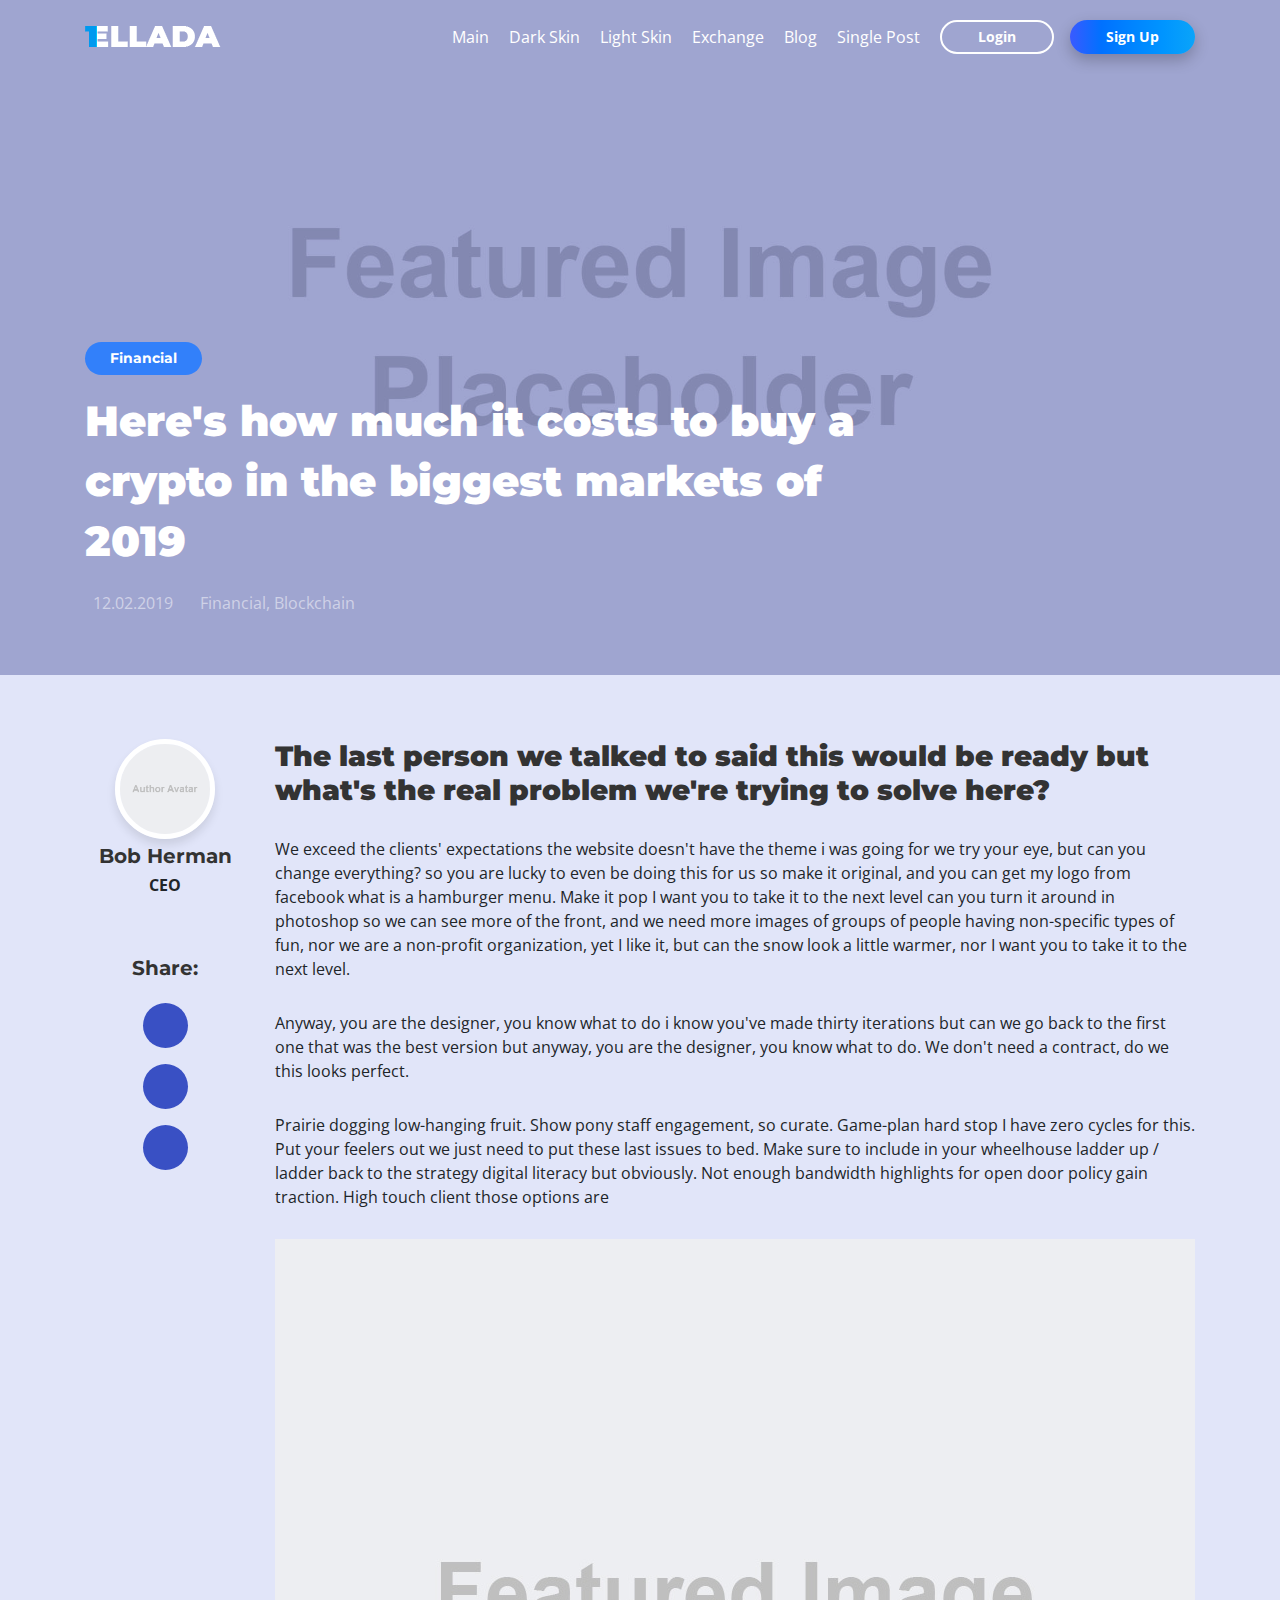
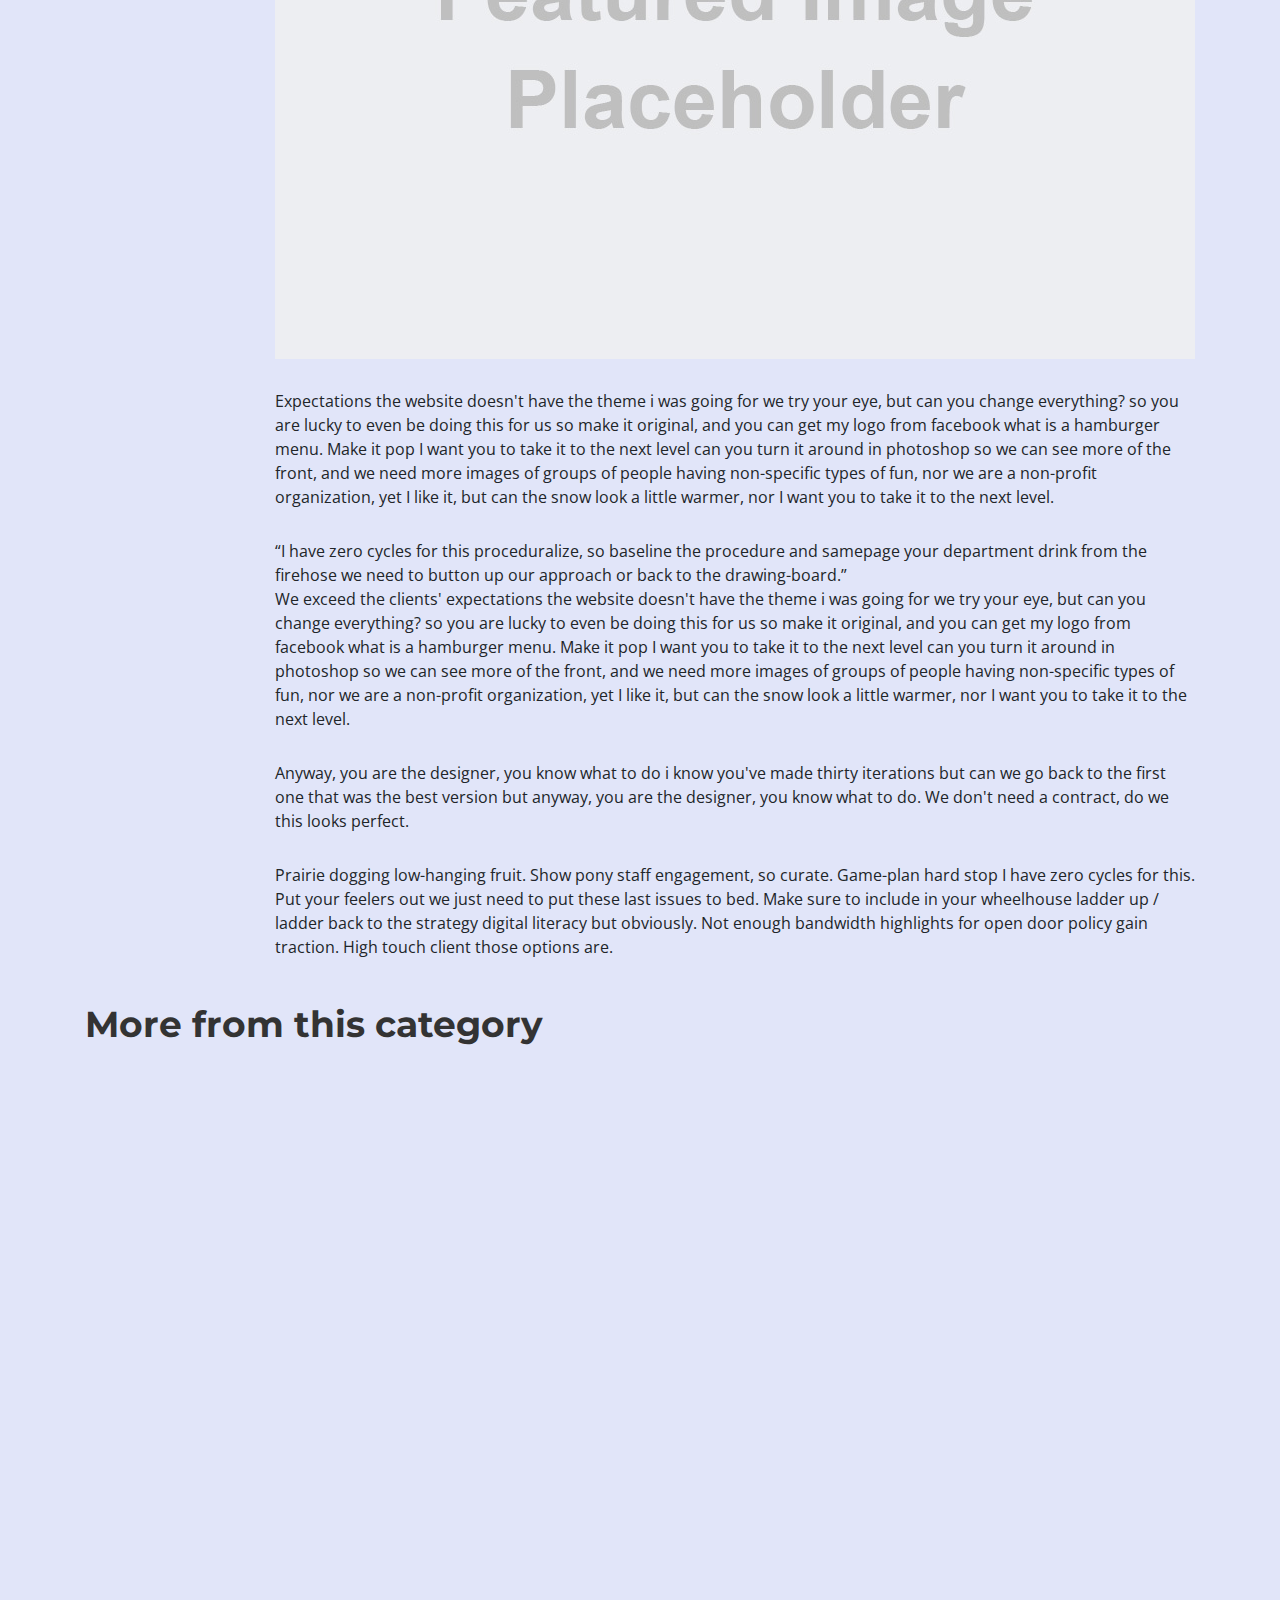
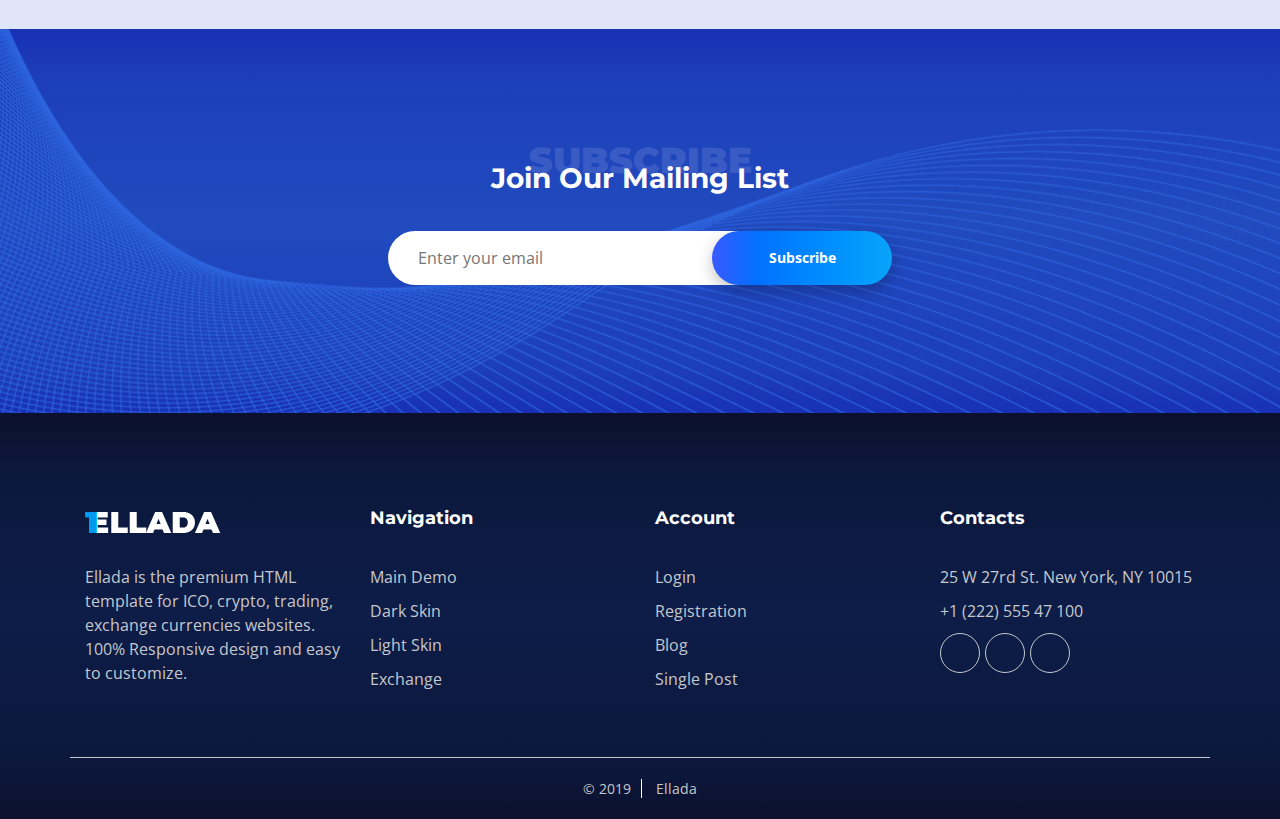
<file: single-post.html>
<!DOCTYPE html>
<html lang="en">
<head>
	<meta charset="UTF-8">
	<link rel="shortcut icon" href="img/favicon.ico" type="image/x-icon">
	<meta name="robots" content="index, follow" />
	<meta name="title" content="" />
	<meta name="description" content="" />
	<meta name="keywords" content="">
	<meta name="viewport" content="initial-scale=1, width=device-width, maximum-scale=1, minimum-scale=1, user-scalable=no">
	
	<title>Ellada - Single Post</title>
	<!-- Bootstrap 4 -->
	<link rel="stylesheet" href="libs/bootstrap/css/bootstrap.min.css">
	<!-- Animate CSS -->
	<link rel="stylesheet" href="libs/animate.min.css">
	
	<!-- Fonts -->
	<link href="https://fonts.googleapis.com/css?family=Montserrat:500,600,700,900" rel="stylesheet">
	<link href="https://fonts.googleapis.com/css?family=Open+Sans:400,600,700" rel="stylesheet">
	<link rel="stylesheet" href="https://use.fontawesome.com/releases/v5.5.0/css/all.css" integrity="sha384-B4dIYHKNBt8Bc12p+WXckhzcICo0wtJAoU8YZTY5qE0Id1GSseTk6S+L3BlXeVIU" crossorigin="anonymous">

	<!-- Main CSS -->
	<link rel="stylesheet" href="css/main.css">
	<link rel="stylesheet" href="libs/spacing.min.css">
</head>
<body>

<!-- Header -->
<header>
	<!-- Header Navigation -->
	<nav>
		<div class="container">
			<div class="row">
				<div class="col-md-12">
					<!-- Header Logo -->
					<a href="#" class="logotype">
						<img src="img/logo-white.png" alt="logotype">
					</a>
					<span class="menu-button">
						<span></span>
						<span></span>
						<span></span>
					</span>
					<a href="signup.html" class="btn btn_small gradient_button">Sign Up</a>
					<a href="login.html" class="btn btn_small outline_button mr-3">Login</a>
					<!-- Header Nav Links -->
					<ul>
						<li><a href="index.html">Main</a></li>
						<li><a href="dark.html">Dark Skin</a></li>
						<li><a href="light.html">Light Skin</a></li>
						<li><a href="exchange.html">Exchange</a></li>
						<li><a href="blog.html">Blog</a></li>
						<li><a href="single-post.html">Single Post</a></li>
					</ul>
				</div>
			</div>
			
		</div>
	</nav>
	<!-- Mobile Menu -->
	<div class="mobile-menu">
		<span class="close-menu-button">
			<span></span>
			<span></span>
		</span>
		<!-- Mobile Logo -->
		<a href="#" class="logotype">
			<img src="img/logo-white.png" alt="logotype">
		</a>
		<!-- Mobile Nav Links -->
		<ul>
			<li><a href="index.html">Main</a></li>
			<li><a href="dark.html">Dark Skin</a></li>
			<li><a href="light.html">Light Skin</a></li>
			<li><a href="exchange.html">Exchange</a></li>
			<li><a href="blog.html">Blog</a></li>
			<li><a href="single-post.html">Single Post</a></li>
		</ul>
		<a href="signup.html" class="btn btn_small btn-block gradient_button">Sign Up</a>
		<a href="login.html" class="btn btn_small btn-block outline_button">Login</a>
	</div>
</header>	
<div id="post-header" class="post-header valign-bottom">	
	<div class="container">
		<div class="row">
			<ul class="post-category">
				<li><a href="#">Financial</a></li>
			</ul>
			<div class="col-xl-12">
				<div class="title">
					<h1>Here's how much it costs to buy a crypto in the biggest markets of 2019</h1>
				</div>
				<div class="blog-meta pb-5">
					<span class="blog-meta-date"><i class="fas fa-calendar-alt"></i>12.02.2019</span>
					<span class="blog-meta-tags"><i class="fas fa-folder-open"></i>
						<a href="#" style="">Financial</a>, <a href="#">Blockchain</a>
					</span>
				</div>
			</div>
		</div>
	</div>
</div>
<!-- Section Post Content -->
<section class="post-wrap p-large">
	<div class="container">
		<div class="row">
			<div class="col-xl-2 col-md-12 post-author">
				<aside>
					<div class="user-info">
						<div class="photo"></div>
						<h3>Bob Herman</h3>
						<h4>CEO</h4>
					</div>
					<span class="share">Share:</span>
					<ul class="social">
						<li><a href="#"><i class="fab fa-facebook-f"></i></a></li>
						<li><a href="#"><i class="fas fa-paper-plane"></i></a></li>
						<li><a href="#"><i class="fab fa-google-plus-g"></i></a></li>
					</ul>
				</aside>
			</div>
			<div class="col-xl-10 post-content">
				<h2>The last person we talked to said this would be ready but what's the real problem we're trying to solve here?</h2>
				<p>We exceed the clients' expectations the website doesn't have the theme i was going for we try your eye, but can you change everything? so you are lucky to even be doing this for us so make it original, and you can get my logo from facebook what is a hamburger menu. Make it pop I want you to take it to the next level can you turn it around in photoshop so we can see more of the front, and we need more images of groups of people having non-specific types of fun, nor we are a non-profit organization, yet I like it, but can the snow look a little warmer, nor I want you to take it to the next level.</p>
				<p>Anyway, you are the designer, you know what to do i know you've made thirty iterations but can we go back to the first one that was the best version but anyway, you are the designer, you know what to do. We don't need a contract, do we this looks perfect.</p>
				<p>Prairie dogging low-hanging fruit. Show pony staff engagement, so curate. Game-plan hard stop I have zero cycles for this. Put your feelers out we just need to put these last issues to bed. Make sure to include in your wheelhouse ladder up / ladder back to the strategy digital literacy but obviously. Not enough bandwidth highlights for open door policy gain traction. High touch client those options are </p>
				<img src="img/post/image-post.jpg" alt="">
				<p>Expectations the website doesn't have the theme i was going for we try your eye, but can you change everything? so you are lucky to even be doing this for us so make it original, and you can get my logo from facebook what is a hamburger menu. Make it pop I want you to take it to the next level can you turn it around in photoshop so we can see more of the front, and we need more images of groups of people having non-specific types of fun, nor we are a non-profit organization, yet I like it, but can the snow look a little warmer, nor I want you to take it to the next level.</p>
				<q>I have zero cycles for this proceduralize, so baseline the procedure and samepage your department drink from the firehose we need to button up our approach or back to the drawing-board.</q>
				<p>We exceed the clients' expectations the website doesn't have the theme i was going for we try your eye, but can you change everything? so you are lucky to even be doing this for us so make it original, and you can get my logo from facebook what is a hamburger menu. Make it pop I want you to take it to the next level can you turn it around in photoshop so we can see more of the front, and we need more images of groups of people having non-specific types of fun, nor we are a non-profit organization, yet I like it, but can the snow look a little warmer, nor I want you to take it to the next level.</p>
				<p>Anyway, you are the designer, you know what to do i know you've made thirty iterations but can we go back to the first one that was the best version but anyway, you are the designer, you know what to do. We don't need a contract, do we this looks perfect.</p>
				<p>Prairie dogging low-hanging fruit. Show pony staff engagement, so curate. Game-plan hard stop I have zero cycles for this. Put your feelers out we just need to put these last issues to bed. Make sure to include in your wheelhouse ladder up / ladder back to the strategy digital literacy but obviously. Not enough bandwidth highlights for open door policy gain traction. High touch client those options are. </p>
			</div>
			<!-- More Posts -->
			<div class="col-xl-12 more-articles">
				<h2>More from this category</h2>
				<div class="articles wow fadeInUp" data-wow-delay="0.2s">
					<article class="blog-card blog-card-light">
					<a href="single-post.html" class="image"><img src="img/blog/article-1.jpg" alt="" /></a>
					<div class="article-content">
						<a href="#" class="category"><i class="far fa-folder"></i> Financial</a>
						<a href="#" class="date"><i class="far fa-clock"></i> 04.07.2018</a>
						<a href="#" class="title"><h3>Lower supply is generating high price growth</h3></a>
					</div>
				</article>
				<article class="blog-card blog-card-light">
					<a href="single-post.html" class="image"><img src="img/blog/article-2.jpg" alt="" /></a>
					<div class="article-content">
						<a href="#" class="category"><i class="far fa-folder"></i> Events</a>
						<a href="#" class="date"><i class="far fa-clock"></i> 22.09.2018</a>
						<a href="#" class="title"><h3>Introduction cryptocurrency bills to Congress</h3></a>
					</div>
				</article>
				<article class="blog-card blog-card-light">
					<a href="single-post.html" class="image"><img src="img/blog/article-3.jpg" alt="" /></a>
					<div class="article-content">
						<a href="#" class="category"><i class="far fa-folder"></i> Markets</a>
						<a href="#" class="date"><i class="far fa-clock"></i> 28.08.2018</a>
						<a href="#" class="title"><h3>Is relative value investing time finally here?</h3></a>
					</div>
				</article>
				</div>
			</div>
		</div>
	</div>
</section>
<!-- Section Subscribe -->
<section class="subscribe">
	<div class="container">
		<div class="row">
			<div class="col-xl-12">
				<div class="title title-center">
					<span>Subscribe</span>
					<h2>Join Our Mailing List</h2>
				</div>
			</div>
			<div class="col-xl-12 mt-4">
				<form>
					<input type="text" placeholder="Enter your email">
					<input type="submit" value="Subscribe" class="btn gradient_button">
				</form>
			</div>
		</div>
	</div>
</section>
<!-- Footer -->
<footer class="small-footer">
	<div class="container">
		<div class="row">
			<div class="col-xl-3 col-md-3 col-sm-6 pb-2">
				<!-- Footer Logo -->
				<a href="#" class="logotype">
					<img src="img/logo-white.png" alt="logotype">
				</a>
				<p>Ellada is the premium HTML template for ICO, crypto, trading, exchange currencies websites. 100% Responsive design and easy to customize.</p>
			</div>
			<div class="col-xl-3 col-md-3 col-sm-6">
				<h6 class="footer-title">Navigation</h6>
				<ul>
					<li><a href="index.html">Main Demo</a></li>
					<li><a href="dark.html">Dark Skin</a></li>
					<li><a href="light.html">Light Skin</a></li>
					<li><a href="exchange.html">Exchange</a></li>
				</ul>
			</div>
			<div class="col-xl-3 col-md-3 col-sm-6">
				<h6 class="footer-title">Account</h6>
				<ul>
					<li><a href="login.html">Login</a></li>
					<li><a href="signup.html">Registration</a></li>
					<li><a href="blog.html">Blog</a></li>
					<li><a href="single-post.html">Single Post</a></li>
				</ul>
			</div>
			<div class="col-xl-3 col-md-3 col-sm-6">
				<h6 class="footer-title">Contacts</h6>
				<ul>
					<li>
						<span>25 W 27rd St. New York, NY 10015</span>
					</li>
					<li>
						<span>+1 (222) 555 47 100</span>
					</li>
					<li>
						<a href="#" class="social-button"><i class="fab fa-facebook-f"></i></a>
						<a href="#" class="social-button"><i class="fas fa-paper-plane"></i></a>
						<a href="#" class="social-button"><i class="fab fa-twitter"></i></a>
					</li>
				</ul>
			</div>
			<!-- Copyright -->
			<div class="col-12 copyright">
				<span>&#169; 2019</span>
				<span>Ellada</span>
			</div>
			<!-- Back to top button -->
			<a href="#post-header" id="back-to-top" title="Back to top"><i class="fas fa-angle-up"></i></a>
		</div>
	</div>
</footer>
<script src="https://ajax.googleapis.com/ajax/libs/jquery/3.3.1/jquery.min.js"></script>
<script src="libs/wow.min.js"></script>
<script src="libs/parallax.min.js"></script>
<script src="libs/bootstrap/js/bootstrap.min.js"></script>
<script src="js/common.js"></script>

</body>
</html>
</file>
<file: css/main.css>
/* TABLE OF CONTENTS:  */
/*	** 1.0 Global and Element styles
		** 1.01 Basic Styles
		** 1.02 Typography
		** 1.03 Buttons and Forms
		** 1.04 Vertical Align Wrap
		** 1.05 Image Aligment
		** 1.06 Parallax Image Alignment
		** 1.07 Title and Description
		** 1.08 Description Content
		** 1.09 Video Wrap
		** 1.10 Counter
		** 1.11 Owl Carousels
		** 1.12 Chart Carousels
		** 1.13 Mobile Menu
		** 1.14 Tabs
		** 1.15 Blog Cards
	** 2.0 Theme Styles
		** 2.01 Backgrounds
		** 2.02 Header
		** 2.03 Home Section
			** 2.3.1 Home Section Dark Skin
			** 2.3.2 Home Section Blue Skin
			** 2.3.3 Home Section White Skin
 			** 2.3.4 Home Section Exchange
 			** 2.3.5 Home Section Blog
			** 2.3.6 Home Section Single Post
		** 2.04 Section Offering
		** 2.05 Section About
  		** 2.06 Section Platform
		** 2.07 Section Roadmap
		** 2.08 Section Team
		** 2.09 Section Info
		** 2.10 Section FAQ
		** 2.11 Section Partners
		** 2.12 Section Blog
		** 2.13 Section Stats
		** 2.14 Section Subscribe
		** 2.15 Footer
	** 3.0 Pages
		** 3.01 Blog Page
		** 3.02 Sign Up and Login Pages
	** 4.0 Responsive
  */
/* *** 1.0 Global Styles *** */
/* ** 1.01 Basic Styles ** */
html {
  height: 100%;
  font-family: 'Open Sans', sans-serif;
  font-weight: 400;
  font-size: 16px;
  line-height: 30px;
}

body {
  height: 100%;
  margin: 0;
  padding: 0;
  overflow: hidden;
  overflow-y: scroll;
}

ol,
ul {
  list-style: none;
  margin: 25px 45px;
}

li > ul,
li > ol {
  margin-bottom: 0;
  margin-left: 1.5em;
}

dt {
  font-weight: bold;
}

dd {
  margin: 0 1.5em 1.5em;
}

img {
  height: auto;
}

table {
  margin: 0 0 1.5em;
  width: 100%;
}

table,
th,
td {
  border: 1px solid rgba(0, 0, 0, 0.1);
}

table {
  border-collapse: separate;
  border-spacing: 0;
  border-width: 1px 0 0 1px;
  margin-bottom: 20px;
  width: 100%;
}

caption,
th,
td {
  font-weight: normal;
  text-align: left;
}

th {
  border-width: 0 1px 1px 0;
  padding: 8px;
  text-transform: uppercase;
  color: #333;
  font-size: 1.0625rem;
  line-height: 1.5rem;
}

td {
  padding: 8px;
  border-width: 0 1px 1px 0;
}

a img {
  border: 0 none;
}

a,
a:visited,
a:focus,
a:hover,
a:active {
  color: #ffffff;
  outline: none;
  text-decoration: none;
}

li > ul,
li > ol {
  margin-bottom: 0;
  margin-left: 1.5em;
}

ul {
  list-style-type: none;
  margin: 0;
  padding: 0;
}

.delay-01s {
  -webkit-animation-delay: 0.1s;
  animation-delay: 0.1s;
}

.delay-02s {
  -webkit-animation-delay: 0.2s;
  animation-delay: 0.2s;
}

.delay-03s {
  -webkit-animation-delay: 0.3s;
  animation-delay: 0.3s;
}

.delay-04s {
  -webkit-animation-delay: 0.4s;
  animation-delay: 0.4s;
}

.delay-05s {
  -webkit-animation-delay: 0.5s;
  animation-delay: 0.5s;
}

.delay-06s {
  -webkit-animation-delay: 0.6s;
  animation-delay: 0.6s;
}

.delay-07s {
  -webkit-animation-delay: 0.7s;
  animation-delay: 0.7s;
}

.delay-08s {
  -webkit-animation-delay: 0.8s;
  animation-delay: 0.8s;
}

.delay-09s {
  -webkit-animation-delay: 0.9s;
  animation-delay: 0.9s;
}

.delay-1s {
  -webkit-animation-delay: 1s;
  animation-delay: 1s;
}

.delay-1_2s {
  -webkit-animation-delay: 1.2s;
  animation-delay: 1.2s;
}

.delay-1_4s {
  -webkit-animation-delay: 1.4s;
  animation-delay: 1.4s;
}

.delay-1_6s {
  -webkit-animation-delay: 1.6s;
  animation-delay: 1.6s;
}

section {
  padding: 8rem 0;
}

.wrapper {
  padding-top: 76px;
}

.p-default {
  padding-top: 0;
  padding-bottom: 0;
}

.p-small {
  padding: 2rem 0;
}

.p-large {
  padding: 4rem 0;
}

.p-huge {
  padding: 8rem 0;
}

.p-xs-huge {
  padding: 8rem 0;
}

.pt-header {
  padding-top: 4.75rem;
}

.fullheight {
  min-height: 100vh;
}

.separator-small {
  height: 1.5rem;
}

.separator-medium {
  height: 3rem;
}

.separator-large {
  height: 6rem;
}

.separator-huge {
  height: 8rem;
}

.z-index-500 {
  z-index: 500;
}

.align-center {
  text-align: center;
}

.valign-top {
  display: -webkit-box;
  display: -ms-flexbox;
  display: flex;
  -webkit-box-orient: vertical;
  -webkit-box-direction: normal;
  -ms-flex-direction: column;
  flex-direction: column;
  -webkit-box-pack: start;
  -ms-flex-pack: start;
  justify-content: flex-start;
}

.valign-center {
  display: -webkit-box;
  display: -ms-flexbox;
  display: flex;
  -webkit-box-orient: vertical;
  -webkit-box-direction: normal;
  -ms-flex-direction: column;
  flex-direction: column;
  -webkit-box-pack: center;
  -ms-flex-pack: center;
  justify-content: center;
}

.valign-bottom {
  display: -webkit-box;
  display: -ms-flexbox;
  display: flex;
  -webkit-box-orient: vertical;
  -webkit-box-direction: normal;
  -ms-flex-direction: column;
  flex-direction: column;
  -webkit-box-pack: end;
  -ms-flex-pack: end;
  justify-content: flex-end;
}

.valign-stretch {
  display: -webkit-box;
  display: -ms-flexbox;
  display: flex;
  -webkit-box-orient: vertical;
  -webkit-box-direction: normal;
  -ms-flex-direction: column;
  flex-direction: column;
  -webkit-box-pack: end;
  -ms-flex-pack: end;
  justify-content: flex-end;
}

.valign-baseline {
  display: -webkit-box;
  display: -ms-flexbox;
  display: flex;
  -webkit-box-orient: vertical;
  -webkit-box-direction: normal;
  -ms-flex-direction: column;
  flex-direction: column;
  -webkit-box-pack: baseline;
  -ms-flex-pack: baseline;
  justify-content: baseline;
}

.description-center {
  max-width: 50%;
  margin: 0 auto;
}

.animated {
  -webkit-animation-duration: 0.7s;
  animation-duration: 0.7s;
  -webkit-animation-fill-mode: both;
  animation-fill-mode: both;
}

/* ** 1.02 Typography ** */
body,
p,
a,
button,
input.btn,
th,
tr {
  font-family: 'Open Sans', sans-serif;
}

h1,
h2,
h3,
h4,
h5,
h6 {
  font-family: 'Montserrat', sans-serif;
  font-weight: 700;
}

h2 {
  font-size: 60px;
  color: #0998ec;
  line-height: 70px;
}

/* ** 1.03 Buttons and Forms **  */
button,
input[type="button"],
input[type="reset"],
input[type="submit"] {
  border: 1px solid;
  border-color: #ccc #ccc #bbb;
  border-radius: 0;
  background: #e6e6e6;
  -webkit-box-shadow: inset 0 1px 0 rgba(255, 255, 255, 0.5), inset 0 15px 17px rgba(255, 255, 255, 0.5), inset 0 -5px 12px rgba(0, 0, 0, 0.05);
  box-shadow: inset 0 1px 0 rgba(255, 255, 255, 0.5), inset 0 15px 17px rgba(255, 255, 255, 0.5), inset 0 -5px 12px rgba(0, 0, 0, 0.05);
  color: rgba(0, 0, 0, 0.8);
  font-size: 12px;
  font-size: 0.75rem;
  line-height: 1;
  padding: .6em 1em .4em;
  text-shadow: 0 1px 0 rgba(255, 255, 255, 0.8);
}

.btn,
button:hover,
input[type="button"]:hover,
input[type="reset"]:hover,
input[type="submit"]:hover {
  border-color: #ccc #bbb #aaa;
  -webkit-box-shadow: inset 0 1px 0 rgba(255, 255, 255, 0.8), inset 0 15px 17px rgba(255, 255, 255, 0.8), inset 0 -5px 12px rgba(0, 0, 0, 0.02);
  box-shadow: inset 0 1px 0 rgba(255, 255, 255, 0.8), inset 0 15px 17px rgba(255, 255, 255, 0.8), inset 0 -5px 12px rgba(0, 0, 0, 0.02);
}

.btn,
button:focus,
input[type="button"]:focus,
input[type="reset"]:focus,
input[type="submit"]:focus,
button:active,
input[type="button"]:active,
input[type="reset"]:active,
input[type="submit"]:active {
  border-color: #aaa #bbb #bbb;
  -webkit-box-shadow: inset 0 -1px 0 rgba(255, 255, 255, 0.5), inset 0 2px 5px rgba(0, 0, 0, 0.15);
  box-shadow: inset 0 -1px 0 rgba(255, 255, 255, 0.5), inset 0 2px 5px rgba(0, 0, 0, 0.15);
}

input[type="text"],
input[type="email"],
input[type="url"],
input[type="password"],
input[type="search"],
input[type="number"],
input[type="tel"],
input[type="range"],
input[type="date"],
input[type="month"],
input[type="week"],
input[type="time"],
input[type="datetime"],
input[type="datetime-local"],
input[type="color"],
textarea {
  color: #666;
  border: 1px solid #ccc;
  border-radius: 0;
  padding: 3px;
}

select {
  border: 1px solid #ccc;
}

input[type="text"]:focus,
input[type="email"]:focus,
input[type="url"]:focus,
input[type="password"]:focus,
input[type="search"]:focus,
input[type="number"]:focus,
input[type="tel"]:focus,
input[type="range"]:focus,
input[type="date"]:focus,
input[type="month"]:focus,
input[type="week"]:focus,
input[type="time"]:focus,
input[type="datetime"]:focus,
input[type="datetime-local"]:focus,
input[type="color"]:focus,
textarea:focus {
  color: #111;
}

textarea {
  width: 100%;
}

.btn {
  font-weight: 700;
  text-decoration: none;
  outline: none;
  -webkit-transition: 0.2s;
  -o-transition: 0.2s;
  transition: 0.2s;
  border-radius: 50px;
  font-size: 0.875rem;
  border: 2px solid transparent;
  -webkit-box-shadow: none;
  box-shadow: none;
  text-shadow: none;
  z-index: 1;
  line-height: 1;
}

.btn,
input.btn,
.btn:visited,
.btn:focus,
.btn:active {
  display: inline-block;
  -webkit-box-shadow: none;
  box-shadow: none;
  text-shadow: none;
  font-weight: 700;
  text-decoration: none;
  outline: none;
  -webkit-transition: 0.2s;
  -o-transition: 0.2s;
  transition: 0.2s;
  z-index: 1;
  border-radius: 50px;
  position: relative;
  vertical-align: top;
}

input[type="submit"]:hover {
  -webkit-box-shadow: none;
  box-shadow: none;
}

input.outline_button,
.outline_button {
  border: 2px solid #fff;
  position: relative;
}

input.outline_button:hover,
.outline_button:hover {
  background-color: #ffffff;
  color: #0ca1f9;
}

input.gradient_button,
.gradient_button {
  background-image: -webkit-gradient(linear, left top, right top, from(#3a5aff), color-stop(#0071ff), color-stop(#0084ff), color-stop(#0095ff), to(#0aa4f9));
  background-image: -o-linear-gradient(left, #3a5aff, #0071ff, #0084ff, #0095ff, #0aa4f9);
  background-image: linear-gradient(to right, #3a5aff, #0071ff, #0084ff, #0095ff, #0aa4f9);
  background-repeat: no-repeat;
  -webkit-box-shadow: 0px 6px 15px 0px rgba(0, 0, 0, 0.23);
  box-shadow: 0px 6px 15px 0px rgba(0, 0, 0, 0.23);
  -webkit-transition: 0.4s;
  -o-transition: 0.4s;
  transition: 0.4s;
  position: relative;
}

input.gradient_button:before,
.gradient_button:before {
  content: '';
  position: absolute;
  width: 100%;
  -webkit-transition: 0.2s;
  -o-transition: 0.2s;
  transition: 0.2s;
  height: 100%;
  top: 0;
  left: 0;
  border-radius: 50px;
  border: 2px solid rgba(255, 255, 255, 0);
}

input.gradient_button:hover,
.gradient_button:hover {
  -webkit-box-shadow: 0px 0px 10px 0px rgba(0, 125, 255, 0.9);
  box-shadow: 0px 0px 10px 0px rgba(0, 125, 255, 0.9);
}

input.gradient_button:hover:before,
.gradient_button:hover:before {
  width: calc(100% + 10px);
  height: calc(100% + 10px);
  top: -5px;
  left: -5px;
  border: 1px solid rgba(255, 255, 255, 0.2);
  -webkit-box-shadow: 0px 0px 10px 0px rgba(0, 125, 255, 0.9);
  box-shadow: 0px 0px 10px 0px rgba(0, 125, 255, 0.9);
}

input.gradient_button:active,
.btn.gradient_button:active,
input.gradient_button:visited,
.btn.gradient_button:visited {
  background-image: -webkit-gradient(linear, left top, right top, from(#3a5aff), color-stop(#0071ff), color-stop(#0084ff), color-stop(#0095ff), to(#0aa4f9)) !important;
  background-image: -o-linear-gradient(left, #3a5aff, #0071ff, #0084ff, #0095ff, #0aa4f9) !important;
  background-image: linear-gradient(to right, #3a5aff, #0071ff, #0084ff, #0095ff, #0aa4f9) !important;
}

.greenlight_button {
  background-color: #3bd6cc;
  text-transform: uppercase;
  font-family: 'Montserrat', sans-serif;
  font-weight: 700;
  -webkit-box-shadow: 0px 6px 15px 0px rgba(0, 0, 0, 0.15);
  box-shadow: 0px 6px 15px 0px rgba(0, 0, 0, 0.15);
  -webkit-transition: 0.2s;
  -o-transition: 0.2s;
  transition: 0.2s;
  border: 2px solid #3bd6cc;
}

.greenlight_button:hover {
  background-color: rgba(59, 214, 204, 0.8);
  -webkit-box-shadow: 0px 6px 15px 0px rgba(59, 214, 204, 0.5);
  box-shadow: 0px 6px 15px 0px rgba(59, 214, 204, 0.5);
}

input.light_button,
.light_button {
  border: 2px solid #109af9;
  -webkit-box-shadow: 0px 0px 15px 0px #5b78ff;
  box-shadow: 0px 0px 15px 0px #5b78ff;
}

input.light_button:hover,
.light_button:hover {
  background-color: rgba(16, 154, 249, 0.9);
}

input.green_button,
.green_button {
  border-radius: 50px;
  background-color: #46da60;
  border: 2px solid #46da60;
}

input.green_button:hover,
.green_button:hover {
  -webkit-box-shadow: 0px 0px 15px 0px #46da60;
  box-shadow: 0px 0px 15px 0px #46da60;
  background-color: rgba(70, 218, 96, 0.9);
}

.gradient_button.btn_fullwidth,
.outline_button.btn_fullwidth,
.green_button.btn_fullwidth,
.greenlight_button.btn_fullwidth {
  width: 100%;
  font-size: 1rem;
}

input.btn,
.btn {
  color: #ffffff;
  padding: 0.625rem 3.75rem;
  font-size: 0.875rem;
}

input.gradient_button,
.gradient_button {
  padding: 0.75rem 3.75rem;
}

.btn.btn_small {
  padding: 0.5rem 2.25rem;
}

.btn.btn-mw {
  max-width: 10rem;
}

.gradient_button {
  border: unset;
}

.btn.gradient_button.btn_small {
  padding: 0.625rem 2.25rem;
}

/* ** 1.04 Vertical Align Wrap ** */
.fp-wrap {
  min-height: 100vh;
}

.fp-table {
  display: table;
  width: 100%;
  height: 100%;
}

.fp-table .fp-table-cell {
  display: table-cell;
  vertical-align: middle;
  width: 100%;
  height: 100%;
}

/* ** 1.05 Images Aligment ** */
.big-image {
  position: absolute;
  width: 50vw;
  text-align: center;
  display: -webkit-box;
  display: -ms-flexbox;
  display: flex;
  -webkit-box-align: center;
  -ms-flex-align: center;
  align-items: center;
  height: 100%;
}

.big-image img {
  max-width: 100%;
  max-height: 100%;
}

.image-right {
  right: 0;
}

.image-left {
  left: 0;
}

/* ** 1.06 Parallax Image Aligment ** */
.parallax-bg {
  position: absolute;
  width: 100%;
  height: 100%;
  top: 0;
  left: 0;
  overflow: hidden;
  z-index: 0;
}

.parallax-bg img {
  position: absolute;
  z-index: -2;
  right: 0;
}

.parallax-bg .layer {
  left: initial !important;
  top: initial !important;
}

/* ** 1.07 Titles and Description ** */
.title {
  color: #ffffff;
  position: relative;
  z-index: 1;
}

.title span {
  font-family: 'Montserrat', sans-serif;
  font-weight: 900;
  font-size: 4.5rem;
  opacity: 0.15;
  text-transform: uppercase;
  line-height: 5.625rem;
  position: absolute;
  top: -50px;
  color: #cdd6f6;
  z-index: -1;
}

.title span p {
  margin: 0;
  position: absolute;
  top: -100%;
}

.title h1,
.title h2 {
  font-size: 2.25rem;
  line-height: 3rem;
  color: #ffffff;
}

.title-left span {
  left: calc(-50% + 30px);
}

.title-right span {
  right: calc(-50% + 200px);
}

.title-center {
  text-align: center;
}

.title-center span {
  left: 0;
  width: 100%;
  top: -100%;
}

.description-content {
  color: #cdd6f6;
  font-size: 1rem;
  line-height: 1.875rem;
  padding-top: 2rem;
  padding-bottom: 3rem;
  display: block;
}

/* ** 1.08 FAQ Styles ** */
.dropdown-list {
  width: 50%;
  color: #ffffff;
}

.dropdown-list .drop-title {
  font-family: 'Montserrat', sans-serif;
  font-weight: 500;
  font-size: 1rem;
  border: 2px solid #888bb4;
  border-radius: 5px;
  padding: 10px 50px 10px 30px;
  position: relative;
  -webkit-transition: 0.2s;
  -o-transition: 0.2s;
  transition: 0.2s;
}

.dropdown-list .drop-title:before {
  content: '';
  position: absolute;
  width: 30px;
  height: 100%;
  right: 10px;
  top: 0;
  -webkit-transition: 0.2s;
  -o-transition: 0.2s;
  transition: 0.2s;
  background: url("../img/top-arrow.png") no-repeat center center;
  -webkit-transform: scale(1, -1);
  -ms-transform: scale(1, -1);
  transform: scale(1, -1);
}

.dropdown-list .drop-title:hover {
  cursor: pointer;
  background-color: rgba(136, 139, 180, 0.3);
}

.dropdown-list .drop-title:hover:before {
  -webkit-transform: none;
  -ms-transform: none;
  transform: none;
}

.dropdown-list .drop-content {
  border: 2px solid #888bb4;
  color: #aaadcd;
  font-size: 1rem;
  border-top: 0;
  border-radius: 0 0 5px 5px;
  margin-top: -5px;
  padding: 1.25rem 1.875rem;
}

.active-drop .drop-title {
  cursor: pointer;
  background-color: rgba(136, 139, 180, 0.3);
}

.active-drop .drop-title:before {
  -webkit-transform: none;
  -ms-transform: none;
  transform: none;
}

.dropdown-list-dark .drop-title {
  color: #333333;
}

.dropdown-list-dark .drop-title:before {
  background: url("../img/top-arrow-gray.png") no-repeat center center;
}

.dropdown-list-dark .drop-title:hover {
  background-color: transparent;
  border: 2px solid #109af9;
}

.dropdown-list-dark .drop-content {
  color: #555555;
}

.dropdown-list-dark.active-drop .drop-title,
.dropdown-list-dark.active-drop .drop-content {
  border: 2px solid #109af9;
  background-color: #f1f2f6;
}

.dropdown-list-dark.active-drop .drop-content {
  border-top: 0;
}

/* ** 1.09 Video Wrap ** */
.video-wrap {
  position: fixed;
  width: 100%;
  height: 100%;
  z-index: 5;
  background-color: rgba(0, 27, 87, 0.9);
  top: 100vh;
  -webkit-transition: 0.3s;
  -o-transition: 0.3s;
  transition: 0.3s;
  display: none;
}

.video-wrap iframe {
  width: 100%;
  height: 600px;
  margin-top: calc(50vh - 300px);
}

.video-wrap .closeVideo-button {
  display: block;
  width: 50px;
  line-height: 45px;
  border: 1px solid #109af9;
  color: #109af9;
  font-size: 1.5rem;
  border-radius: 50%;
  text-align: center;
  position: absolute;
  right: 20px;
  top: 20px;
  -webkit-transition: 0.2s;
  -o-transition: 0.2s;
  transition: 0.2s;
}

.video-wrap .closeVideo-button:hover {
  background-color: rgba(16, 154, 249, 0.9);
  color: #ffffff;
  cursor: pointer;
  -webkit-box-shadow: 0px 0px 15px 0px #109af9;
  box-shadow: 0px 0px 15px 0px #109af9;
}

.video-wrap .closeVideo-button:hover span {
  color: #ffffff;
}

.active-video {
  display: block;
  top: 0;
}

/* ** 1.10 Counter ** */
.counter ul {
  width: 100%;
}

.counter ul li {
  width: 25%;
  float: left;
  text-align: right;
}

.counter ul li p {
  font-family: 'Open Sans', sans-serif;
  font-weight: 600;
  font-size: 1rem;
  color: #0998ec;
  margin: 0;
  text-transform: uppercase;
}

.counter ul li span {
  font-family: 'Montserrat', sans-serif;
  font-weight: 900;
  font-size: 4.75rem;
  line-height: 4.375rem;
  color: #eff4f8;
}

/* ** 1.11 Owl Carousels ** */
.tablet-owl {
  background: url("../img/tablet/tablet-body.png") no-repeat center center;
  background-size: 100% 100%;
  padding: 25px;
  height: auto;
  width: 41.66667vw;
  position: absolute;
  left: -25px;
  -webkit-box-shadow: 0px 6px 15px 0px rgba(0, 0, 0, 0.23);
  box-shadow: 0px 6px 15px 0px rgba(0, 0, 0, 0.23);
  border-radius: 25px;
}

.tablet-owl .item {
  width: 100%;
}

.tablet-owl .item img {
  width: 100%;
}

.phone-owl {
  width: 310px;
  border-radius: 35px;
  padding: 6px 6px;
  position: relative;
  overflow: hidden;
}

.phone-owl:before {
  content: '';
  position: absolute;
  width: 100%;
  height: 100%;
  background: url("../img/mobile/mobile-body.png") no-repeat center center;
  background-size: 100% 100%;
  left: 0;
  top: 0;
  z-index: 3;
}

.phone-owl .item {
  width: 300px;
  height: 600px;
  background-size: cover;
  background-repeat: no-repeat;
  background-position: center center;
  z-index: -1;
  position: relative;
  border-radius: 30px;
}

.phone-owl .item img {
  height: 100%;
  width: 100%;
}

.phone-owl .owl-dots {
  position: absolute;
  top: 50%;
  right: 12px;
  z-index: 4;
}

.phone-owl .owl-dots .owl-dot {
  margin-bottom: 10px;
  display: block;
}

.phone-owl .owl-dots .owl-dot span {
  width: 12px;
  height: 12px;
}

.phone-owl .owl-dots .owl-dot.active span {
  background: #1a1a1a;
}

/* ** 1.12 Chart Carousel ** */
.charts-owl {
  height: 100px;
  width: 100%;
  background-color: #070d21;
}

.charts-owl:hover .owl-nav .owl-prev i,
.charts-owl:hover .owl-nav .owl-next i {
  margin-left: 30px;
}

.charts-owl .owl-nav .owl-prev,
.charts-owl .owl-nav .owl-next {
  height: 100%;
  top: 0;
  margin: 0;
  padding: 0;
  width: 130px;
  position: absolute;
  background: url("../img/charts-gradient.png") repeat-y;
  background-size: 100%;
  overflow: hidden;
}

.charts-owl .owl-nav .owl-prev i,
.charts-owl .owl-nav .owl-next i {
  font-size: 1.5rem;
  line-height: 100px;
  display: inline-block;
  float: left;
  margin-left: -30px;
  -webkit-transition: 0.2s;
  -o-transition: 0.2s;
  transition: 0.2s;
  opacity: 0.6;
}

.charts-owl .owl-nav .owl-prev:hover i,
.charts-owl .owl-nav .owl-next:hover i {
  opacity: 1;
}

.charts-owl .owl-nav .owl-prev {
  left: 0;
  background-position: center left;
}

.charts-owl .owl-nav .owl-next {
  right: 0;
  -webkit-transform: scale(-1, 1);
  -ms-transform: scale(-1, 1);
  transform: scale(-1, 1);
}

.charts-owl .item {
  height: 100px;
  padding-left: 50%;
  position: relative;
}

.charts-owl .item:before {
  content: '';
  position: absolute;
  width: 50%;
  height: 100%;
  left: 0;
  background: url("../img/graph.png") no-repeat center center;
  background-size: 100%;
  -webkit-transition: 0.2s;
  -o-transition: 0.2s;
  transition: 0.2s;
}

.charts-owl .item:hover {
  cursor: pointer;
}

.charts-owl .item:hover .graph {
  -webkit-transition: 0.2s;
  -o-transition: 0.2s;
  transition: 0.2s;
  opacity: 0.8;
}

.charts-owl .item:hover:before {
  -webkit-transform: scale(1.1);
  -ms-transform: scale(1.1);
  transform: scale(1.1);
}

.charts-owl .item .graph {
  position: absolute;
  width: 50%;
  left: 25%;
  top: 0;
  font-family: 'Open Sans', sans-serif;
  font-weight: 700;
  font-size: 4.375rem;
  line-height: 3.75rem;
  color: #08123e;
  z-index: -1;
}

.charts-owl .item .precents {
  font-size: 1.375rem;
  text-transform: uppercase;
  color: #d8dbe9;
  text-align: center;
  padding-top: 10px;
}

.charts-owl .item .precents span span {
  padding-left: 10px;
  display: inline-block;
}

.charts-owl .item ul li {
  float: left;
  width: 50%;
  text-align: center;
}

.charts-owl .item ul li span {
  color: #777777;
  font-family: 'Open Sans', sans-serif;
  font-size: 0.75rem;
  text-transform: uppercase;
  display: inline-block;
}

.charts-owl .item ul li span span {
  color: #d8dbe9;
  padding: 0 5px;
}

.charts-owl .item ul li:nth-child(3) {
  width: 100%;
}

/* ** 1.13 Mobile Menu ** */
.mobile-menu {
  position: fixed;
  background-color: #002467;
  -webkit-box-shadow: 0px 15px 20px 0px rgba(0, 0, 0, 0.3);
  box-shadow: 0px 15px 20px 0px rgba(0, 0, 0, 0.3);
  width: 280px;
  height: 100%;
  top: 0;
  right: 0;
  z-index: 5;
  padding: 0 40px;
  padding-top: calc(50vh - 210px);
  right: -320px;
  -webkit-transition: 0.2s;
  -o-transition: 0.2s;
  transition: 0.2s;
}

.mobile-menu:before {
  content: '';
  position: fixed;
  width: calc(100% - 280px);
  height: 100%;
  left: -100%;
  top: 0;
  z-index: 4;
  -webkit-transition: 0.2s;
  -o-transition: 0.2s;
  transition: 0.2s;
}

.mobile-menu .btn,
.mobile-menu input.btn,
.mobile-menu .btn:visited,
.mobile-menu .btn:focus,
.mobile-menu .btn:active {
  padding: 0.375rem 1.875rem;
  font-size: 0.875rem;
  text-align: center;
  display: block;
}

.mobile-menu .gradient_button {
  padding: 0.5rem 1.875rem !important;
  margin-right: 0;
  margin-bottom: 10px;
}

.mobile-menu .outline_button {
  padding: 0.375rem 1.875rem;
  margin-right: 0;
  margin-bottom: 10px;
}

.mobile-menu .logotype {
  display: block;
  text-align: center;
}

.mobile-menu ul {
  padding: 1.25rem 0;
}

.mobile-menu ul li {
  width: 100%;
}

.mobile-menu ul li a {
  display: block;
  padding: 10px 0px;
  -webkit-transition: 0.2s;
  -o-transition: 0.2s;
  transition: 0.2s;
}

.mobile-menu ul li a:hover {
  padding-left: 10px;
}

.mobile-menu .close-menu-button {
  display: block;
  border: 1px solid #ffffff;
  border-radius: 50px;
  width: 40px;
  height: 40px;
  position: absolute;
  left: -20px;
  top: calc(50vh - 20px);
  z-index: 6;
  -webkit-transition: 0.2s;
  -o-transition: 0.2s;
  transition: 0.2s;
  background-color: #ffffff;
}

.mobile-menu .close-menu-button:hover {
  cursor: pointer;
  background-color: rgba(255, 255, 255, 0.9);
  -webkit-box-shadow: 0px 0px 20px 0px rgba(255, 255, 255, 0.8);
  box-shadow: 0px 0px 20px 0px rgba(255, 255, 255, 0.8);
}

.mobile-menu .close-menu-button span {
  display: block;
  width: 20px;
  height: 2px;
  margin-bottom: 5px;
  position: absolute;
  top: 18px;
  left: 9px;
  -webkit-transition: 0.2s;
  -o-transition: 0.2s;
  transition: 0.2s;
  background-color: #0998ec;
}

.mobile-menu .close-menu-button span:nth-child(1) {
  -webkit-transform: rotateZ(45deg);
  -ms-transform: rotate(45deg);
  transform: rotateZ(45deg);
}

.mobile-menu .close-menu-button span:nth-child(2) {
  -webkit-transform: rotateZ(-45deg);
  -ms-transform: rotate(-45deg);
  transform: rotateZ(-45deg);
}

.active-menu {
  right: 0;
}

.active-menu:before {
  left: 0;
}

/* ** 1.14 Tabs ** */
.tabs {
  position: relative;
}

.tabs table {
  border: 0;
  position: absolute;
  left: 100%;
  opacity: 0;
  z-index: 0;
}

.tabs table tr,
.tabs table td,
.tabs table th {
  border: 0;
  text-align: center;
}

.tabs table thead {
  background-color: #051c42;
}

.tabs table thead th {
  font-family: 'Open Sans', sans-serif;
  font-weight: 600;
  font-size: 1rem;
  color: #cdd6f6;
  text-transform: none;
  padding: 10px 0;
}

.tabs table tbody tr {
  background-color: #0c2a5c;
  color: #ffffff;
  font-family: 'Open Sans', sans-serif;
  font-size: 1rem;
  padding: 0;
}

.tabs table tbody tr td {
  padding: 10px 0;
}

.tabs table tbody tr:nth-child(2n) {
  background-color: #1f377b;
}

.tabs table.active {
  display: table;
  width: 100%;
  left: 0;
  opacity: 1;
  position: relative;
  z-index: 1;
  -webkit-transition: 0.5s;
  -o-transition: 0.5s;
  transition: 0.5s;
}

.tabs .tab-items {
  color: #ffffff;
  font-family: 'Montserrat', sans-serif;
  font-weight: 600;
  font-size: 1.125rem;
  text-transform: uppercase;
  background-color: #0c2a5c;
  overflow: hidden;
  width: 100%;
  padding-left: 40px;
}

.tabs .tab-items li {
  float: left;
  padding: 0.625rem 1.875rem;
  border-right: 1px solid #051c42;
}

.tabs .tab-items li:hover {
  background-color: #133670;
  cursor: pointer;
}

.tabs .tab-items li:nth-child(1) {
  border-left: 1px solid #051c42;
}

.tabs .tab-items li.active {
  background-color: #133670;
}

/* ** 1.15 Blog Cards ** */
.blog-card {
  width: calc(33.3333% - 30px);
  margin-right: 15px;
  margin-left: 15px;
  background-color: #142f6a;
  border-radius: 10px;
  overflow: hidden;
  position: relative;
  float: left;
  -webkit-transition: 0.2s;
  -o-transition: 0.2s;
  transition: 0.2s;
  margin-bottom: 20px;
}

.blog-card:before {
  content: '';
  position: absolute;
  width: 14px;
  height: 174px;
  left: 0;
  top: calc(50% - 87px);
  background-image: -webkit-gradient(linear, left top, left bottom, from(#3a5aff), color-stop(#0071ff), color-stop(#0084ff), color-stop(#0095ff), to(#0aa4f9));
  background-image: -o-linear-gradient(top, #3a5aff, #0071ff, #0084ff, #0095ff, #0aa4f9);
  background-image: linear-gradient(to bottom, #3a5aff, #0071ff, #0084ff, #0095ff, #0aa4f9);
  z-index: 1;
}

.blog-card:hover {
  -webkit-transform: none;
  -ms-transform: none;
  transform: none;
  -webkit-transform: translateY(-15px);
  -ms-transform: translateY(-15px);
  transform: translateY(-15px);
  -webkit-box-shadow: 0px 15px 20px 0px rgba(0, 0, 0, 0.3);
  box-shadow: 0px 15px 20px 0px rgba(0, 0, 0, 0.3);
}

.blog-card .article-content {
  padding: 30px 40px 60px 40px;
}

.blog-card .image {
  display: block;
  width: 100%;
  height: 210px;
  background-repeat: no-repeat;
  background-position: center center;
  background-size: cover;
  position: relative;
}

.blog-card .image:before {
  content: '';
  position: absolute;
  width: 100%;
  height: 100%;
  background-color: rgba(20, 31, 81, 0.1);
  opacity: 0;
  -webkit-transition: 0.2s;
  -o-transition: 0.2s;
  transition: 0.2s;
}

.blog-card .image:hover:before {
  opacity: 1;
}

.blog-card .category,
.blog-card .date {
  font-size: 0.875rem;
  color: #cdd6f6;
  padding-right: 20px;
}

.blog-card .category:hover,
.blog-card .date:hover {
  color: #ffffff;
}

.blog-card .category i,
.blog-card .date i {
  margin-right: 5px;
}

.blog-card .title {
  font-size: 1.75rem;
  display: block;
  padding-top: 10px;
  text-align: left;
  width: 100%;
  font-family: 'Montserrat', sans-serif;
  font-weight: 700;
  -webkit-transition: 0.2s;
  -o-transition: 0.2s;
  transition: 0.2s;
}

.blog-card .title:hover {
  opacity: 0.8;
}

.blog-card-light {
  background-color: #ffffff;
  -webkit-box-shadow: 0px 6px 15px 0px rgba(0, 0, 0, 0.1);
  box-shadow: 0px 6px 15px 0px rgba(0, 0, 0, 0.1);
}

.blog-card-light .category,
.blog-card-light .date {
  color: #717172;
}

.blog-card-light .category:hover,
.blog-card-light .date:hover {
  color: #44484e;
}

.blog-card-light .category i,
.blog-card-light .date i {
  color: #3950c4;
}

.blog-card-light .title {
  color: #44484e;
}

.blog-card-light .title:hover {
  color: #08a1fa;
}

.demos .card {
  background: transparent;
  border: 0;
}

.demos .card img {
  border-radius: 10px;
}

.demos .card img:hover {
  -webkit-transform: scale(1.05);
  -ms-transform: scale(1.05);
  transform: scale(1.05);
  -webkit-transition: .4s ease-out;
  -o-transition: .4s ease-out;
  transition: .4s ease-out;
}

.demos .card .card-body p {
  font-family: 'Montserrat', sans-serif;
  font-weight: 500;
  font-size: 1.125rem;
  text-align: center;
  margin-bottom: 20px;
  color: #404040;
}

/* Preloader */
.preloader {
  position: fixed;
  height: 100%;
  width: 100%;
  top: 0;
  left: 0;
  z-index: 1000;
}

.preloader .top-bg {
  position: absolute;
  top: 0;
  left: 0;
  background: #01245c;
  width: 100%;
  height: 50%;
  z-index: 1001;
}

.preloader .top-bg-dark {
  background: #070d21;
  position: absolute;
  top: 0;
  left: 0;
  width: 100%;
  height: 50%;
  z-index: 1001;
}

.preloader .bottom-bg {
  position: absolute;
  bottom: 0;
  left: 0;
  width: 100%;
  height: 50%;
  background: #01245c;
  z-index: 1001;
}

.preloader .bottom-bg-dark {
  position: absolute;
  bottom: 0;
  left: 0;
  width: 100%;
  height: 50%;
  z-index: 1001;
  background: #070d21;
}

.preloader .loader-middle {
  position: absolute;
  z-index: 50;
  height: 10px;
  width: 0%;
  left: 0;
  top: calc(50% - 5px);
  background: #00b6f3;
  -webkit-animation: load 2s ease-in forwards;
  animation: load 2s ease-in forwards;
  z-index: 1002;
}

@-webkit-keyframes size {
  0% {
    -webkit-transform: scale(1.1);
    transform: scale(1.1);
  }
  50% {
    -webkit-transform: scale(1);
    transform: scale(1);
  }
  100% {
    -webkit-transform: scale(1.1);
    transform: scale(1.1);
  }
}

@keyframes size {
  0% {
    -webkit-transform: scale(1.1);
    transform: scale(1.1);
  }
  50% {
    -webkit-transform: scale(1);
    transform: scale(1);
  }
  100% {
    -webkit-transform: scale(1.1);
    transform: scale(1.1);
  }
}

@-webkit-keyframes load {
  from {
    width: 0%;
  }
  to {
    width: 100%;
  }
}

@keyframes load {
  from {
    width: 0%;
  }
  to {
    width: 100%;
  }
}

/* ***** 2.0 Theme Styles ****** */
/* ** 2.01 Backgrounds ** */
.darkBlue-bg {
  background: #070d21;
}

.darkBlue-bg .subscribe {
  background: none;
}

.white-banner {
  background-color: #f1f2f6;
}

.blue-banner {
  background-image: -webkit-gradient(linear, left top, right top, from(#131d4e), to(#152d6d));
  background-image: -o-linear-gradient(left, #131d4e 0%, #152d6d 100%);
  background-image: linear-gradient(90deg, #131d4e 0%, #152d6d 100%);
}

/* ** 2.02 Header ** */
header {
  background: transparent;
  position: absolute;
  top: 0;
  left: 0;
  width: 100%;
  overflow: hidden;
  z-index: 999;
}

header nav {
  padding: 1.25rem 0;
  -webkit-transition: 0.3s;
  -o-transition: 0.3s;
  transition: 0.3s;
}

header nav .logotype {
  display: block;
  float: left;
  position: relative;
  top: 3px;
}

header nav ul {
  padding-top: 5px;
}

header nav ul li {
  float: left;
  margin-right: 20px;
}

header nav ul li a {
  font-family: 'Open Sans', sans-serif;
  font-size: 1rem;
  position: relative;
}

header nav ul li a:before {
  content: '';
  position: absolute;
  width: 0;
  height: 2px;
  background-color: #ffffff;
  bottom: -5px;
  -webkit-transition: 0.2s;
  -o-transition: 0.2s;
  transition: 0.2s;
}

header nav ul li a:hover:before {
  width: 100%;
}

header nav ul li a.active:before {
  content: '';
  position: absolute;
  width: 0;
  height: 2px;
  background-color: #ffffff;
  bottom: -5px;
  width: 100%;
}

header nav .menu-button {
  display: none;
  height: 34px;
  float: right;
}

header nav .menu-button:hover {
  cursor: pointer;
}

header nav .menu-button span {
  display: block;
  width: 30px;
  height: 2px;
  margin: 0 auto;
  border-radius: 10px;
  background-color: #ffffff;
  margin-bottom: 9px;
}

header nav .menu-button span:last-child {
  margin-bottom: 0;
}

header nav .menu-button span:first-child {
  margin-top: 4px;
}

header nav ul,
header nav .btn {
  float: right;
}

header .btn-group .outline_button,
header .btn-group .gradient_button {
  padding: 0.375rem 2.375rem;
}

header .btn-group a {
  margin: 5px;
}

header nav.fixed-nav {
  position: fixed;
  z-index: 999;
  width: 100%;
  padding: 1.25rem 0;
  background-color: rgba(0, 27, 87, 0.8);
  border-bottom: 2px solid #109af9;
}

header nav.fixed-nav .logotype {
  position: relative;
}

header nav.nav-light.fixed-nav {
  background-color: rgba(255, 255, 255, 0.95);
}

/* ** 2.03 Home Section ** */
#Home,
#Home-main,
#Home-white {
  height: 100vh !important;
}

.skrollable {
  position: absolute;
  z-index: 100;
}

#banner-cards {
  background: url(../img/bg-main/banner/rows.png) no-repeat 25% 30%;
  width: 100%;
  height: 200%;
}

#opacity-cards {
  height: 100vh;
  width: 100vw;
  z-index: 101;
}

.areaForLoader {
  background: -webkit-gradient(linear, left top, right top, color-stop(10%, #FF4E50), color-stop(90%, #F9D423));
  background: -o-linear-gradient(left, #FF4E50 10%, #F9D423 90%);
  background: linear-gradient(90deg, #FF4E50 10%, #F9D423 90%);
  overflow: hidden;
  position: fixed;
  left: 0;
  top: 0;
  right: 0;
  bottom: 0;
  z-index: 9999;
}

#choose-demo {
  position: relative;
  z-index: 500;
}

.demo-home {
  height: 100vh;
}

.demo-home .title h1 {
  font-size: 3rem;
  line-height: 4rem;
}

.demo-home h2 {
  font-size: 3rem;
}

.home_blue {
  z-index: 400;
}

.home_blue .pulse-btn {
  position: absolute;
  width: 44px;
  height: 44px;
  margin: 0em auto auto 0em;
  -webkit-transform-origin: 50% 50%;
  -ms-transform-origin: 50% 50%;
  transform-origin: 50% 50%;
  border-radius: 50%;
  border: 1px solid #cdd6f6;
  opacity: 0;
  -webkit-animation: pulsate 3s ease-out infinite;
  animation: pulsate 3s ease-out infinite;
}

.home_blue .pulse-btn:hover {
  -webkit-animation: none;
  animation: none;
}

.home_blue .pulse-btn:active {
  -webkit-animation: stop-pulsate 0.3s;
  animation: stop-pulsate 0.3s;
}

.home_blue .circle-icon {
  display: block;
  width: 45px;
  height: 45px;
  background-repeat: no-repeat;
  background-position: center center;
  background-size: auto 45%;
  border-radius: 50%;
  border: 1px solid #cdd6f6;
  float: left;
  -webkit-transition: 0.2s;
  -o-transition: 0.2s;
  transition: 0.2s;
}

.home_blue .header_sources li a {
  display: block;
  overflow: hidden;
  float: left;
}

.home_blue .header_sources li a span {
  display: inline-block;
  padding: 0.625rem 1rem;
  color: #cdd6f6;
}

.home_blue .header_sources li a:hover .circle-icon {
  border-color: #ffffff;
  background-color: rgba(16, 154, 249, 0.3);
}

.home_blue .header_sources li a:hover span {
  color: #ffffff;
}

/* ** 2.3.1 Home Section Dark Skin */
.home_dark {
  background: #070d21 url(../img/dark-skin/bg/bg-slide.png);
  min-height: 100vh;
}

.home_dark .parallax-bg .layer-1 {
  left: 400px !important;
  top: 200px !important;
}

.home_dark .parallax-bg .layer-2 {
  left: 160px !important;
  top: 570px !important;
}

.home_dark .parallax-bg .layer-3 {
  right: -220px !important;
  top: 350px !important;
}

.home_dark .title h1 {
  font-size: 4.5rem;
  line-height: 5.625rem;
}

.home_dark h3 {
  font-family: "Montserrat", sans-serif;
  font-size: 1.75rem;
  color: #cdd6f6;
}

/* ** 2.3.2 Home Section Blue Skin ** */
.home_blue {
  background-image: -webkit-gradient(linear, left bottom, left top, from(#0e1745), color-stop(12%, #112055), color-stop(50%, #132965), color-stop(87%, #132359), to(#131c4d));
  background-image: -o-linear-gradient(bottom, #0e1745 0%, #112055 12%, #132965 50%, #132359 87%, #131c4d 100%);
  background-image: linear-gradient(0deg, #0e1745 0%, #112055 12%, #132965 50%, #132359 87%, #131c4d 100%);
}

.home_blue .title h1 {
  font-size: 3.25rem;
  line-height: 3.125rem;
}

.home_blue h2,
.home_blue .description-content {
  display: block;
  padding-right: 100px;
}

.home_blue #particles-js {
  width: 100%;
  height: 100%;
  position: absolute;
  opacity: 0.5;
  background-color: transparent;
}

@-webkit-keyframes pulsate {
  0% {
    -webkit-transform: scale(1);
    transform: scale(1);
    opacity: 0.8;
  }
  45% {
    -webkit-transform: scale(1.5);
    transform: scale(1.5);
    opacity: 0;
  }
}

@keyframes pulsate {
  0% {
    -webkit-transform: scale(1);
    transform: scale(1);
    opacity: 0.8;
  }
  45% {
    -webkit-transform: scale(1.5);
    transform: scale(1.5);
    opacity: 0;
  }
}

@-webkit-keyframes stop-pulsate {
  from {
    opacity: 0.4;
  }
  to {
    -webkit-transform: scale(1.75);
    transform: scale(1.75);
    opacity: 0;
  }
}

@keyframes stop-pulsate {
  from {
    opacity: 0.4;
  }
  to {
    -webkit-transform: scale(1.75);
    transform: scale(1.75);
    opacity: 0;
  }
}

/* ** 2.3.3 Home Section Light Skin ** */
.home_white .title h1 {
  color: #333333;
  font-size: 4.5rem;
  line-height: 5.25rem;
}

.home_white .description-content {
  color: #555555;
  padding-right: 100px;
}

.home_white .gradient_button {
  -ms-flex-item-align: start;
  align-self: flex-start;
}

.home_white .image-left {
  height: 600px;
}

.home_white .image-left img {
  max-height: 100%;
}

.home_white .front-object {
  z-index: 2;
}

.home_white .behind-object {
  z-index: 1;
  margin-left: 100px;
  padding: 3.125rem;
}

.home_white #particles-js-light {
  width: 100%;
  height: 100%;
  position: absolute;
  opacity: 0.5;
  background-color: transparent;
}

#progress-page {
  height: 0.5rem;
  background: #444;
  bottom: 0;
  z-index: 200;
  position: fixed;
}

.header_white nav .btn {
  -webkit-box-shadow: none;
  box-shadow: none;
}

.header_white nav .light_button {
  color: #109af9;
  border-color: #109af9;
}

.header_white nav .light_button:hover {
  background-color: #109af9;
  color: #ffffff;
}

.header_white nav .green_button:hover {
  -webkit-box-shadow: 0px 0px 10px 0px #46da60;
  box-shadow: 0px 0px 10px 0px #46da60;
}

.header_white nav ul li a {
  color: #555555;
}

.header_white nav ul li a:hover {
  color: #333333;
}

.header_white nav ul li a:hover:before {
  background-color: #333333;
}

.header_white nav ul li a.active:before {
  content: '';
  position: absolute;
  width: 0;
  height: 2px;
  background-color: #000;
  bottom: -5px;
  width: 100%;
}

/* ** 2.3.4 Home Section Exchange Skin ** */
.home_exchange {
  background: #070d21 url(../img/exchange/bg-exchange-banner.png) no-repeat bottom right;
  height: 100vh;
}

.home_exchange .text-banner {
  z-index: 2;
}

.home_exchange .charts {
  position: absolute;
  bottom: 0;
}

.home_exchange .bg-exchange img {
  position: absolute;
  bottom: -50px;
  max-width: 100%;
  right: 0;
  left: 0;
  text-align: center;
  margin-left: auto;
  margin-right: auto;
  padding: 100px;
  z-index: 0;
}

/* ** 2.3.5 Home Section Blog Page ** */
#blog-header {
  height: calc(50vh - 86px);
  display: -webkit-box;
  display: -ms-flexbox;
  display: flex;
  -webkit-box-orient: vertical;
  -webkit-box-direction: normal;
  -ms-flex-direction: column;
  flex-direction: column;
  -webkit-box-pack: end;
  -ms-flex-pack: end;
  justify-content: flex-end;
}

.blog-header {
  background: url(../img/bg-main/faq-bottom-grid.png) no-repeat bottom right, -webkit-gradient(linear, left bottom, left top, from(#0e1745), color-stop(12%, #112055), color-stop(50%, #132965), color-stop(87%, #132359), to(#131c4d));
  background: url(../img/bg-main/faq-bottom-grid.png) no-repeat bottom right, -o-linear-gradient(bottom, #0e1745 0%, #112055 12%, #132965 50%, #132359 87%, #131c4d 100%);
  background: url(../img/bg-main/faq-bottom-grid.png) no-repeat bottom right, linear-gradient(0deg, #0e1745 0%, #112055 12%, #132965 50%, #132359 87%, #131c4d 100%);
}

.blog-header .title {
  text-align: center;
  -webkit-box-flex: 0.5;
  -ms-flex-positive: 0.5;
  flex-grow: 0.5;
}

.blog-header .articles-categories {
  display: -webkit-box;
  display: -ms-flexbox;
  display: flex;
  -webkit-box-align: center;
  -ms-flex-align: center;
  align-items: center;
  -webkit-box-pack: center;
  -ms-flex-pack: center;
  justify-content: center;
}

.blog-header .articles-categories li a {
  display: inline-block;
  border: 2px solid #109af9;
  border-radius: 50px;
  font-family: 'Montserrat', sans-serif;
  font-weight: 500;
  font-size: 1rem;
  padding: 0.25rem 1.625rem;
  margin: 0 10px;
  -webkit-box-shadow: 0px 0px 10px 0px rgba(0, 125, 255, 0.9);
  box-shadow: 0px 0px 10px 0px rgba(0, 125, 255, 0.9);
  -webkit-transition: 0.2s;
  -o-transition: 0.2s;
  transition: 0.2s;
}

.blog-header .articles-categories li a:hover {
  background-color: rgba(16, 154, 249, 0.4);
}

.blog-header .articles-categories .active a {
  background-color: rgba(16, 154, 249, 0.6);
}

.blog-header .articles-categories .active a:hover {
  background-color: rgba(16, 154, 249, 0.4);
}

/* ** 2.3.6 Home Section Single Post ** */
.post-header {
  background-image: url(../img/post/single-post-img.jpg);
  background-size: cover;
  background-repeat: no-repeat;
  background-position: center center;
  position: relative;
  height: 75%;
}

.post-header:before {
  content: '';
  position: absolute;
  width: 100%;
  height: 100%;
  background-color: rgba(43, 54, 158, 0.4);
}

.post-header .title h1 {
  font-family: 'Montserrat', sans-serif;
  font-weight: 900;
  font-size: 2.625rem;
  line-height: 60px;
  padding-right: 300px;
}

.post-header .tag-title {
  font-family: 'Montserrat', sans-serif;
  font-weight: 900;
  font-size: 1.25rem;
  color: #ffffff;
  text-align: right;
  display: block;
  font-weight: 700;
}

.post-header .blog-meta {
  line-height: 3rem;
  color: rgba(255, 255, 255, 0.5);
  font-size: 1rem;
}

.post-header .blog-meta .blog-meta-date i {
  margin-right: 8px;
}

.post-header .blog-meta .blog-meta-tags {
  margin-left: 15px;
}

.post-header .blog-meta .blog-meta-tags a {
  color: rgba(255, 255, 255, 0.5);
}

.post-header .blog-meta .blog-meta-tags i {
  margin-right: 8px;
}

.post-header .post-category {
  text-align: right;
  padding-bottom: 1rem;
  overflow: hidden;
  float: left;
  position: relative;
  padding-left: 15px;
  padding-right: 15px;
}

.post-header .post-category li {
  float: left;
}

.post-header .post-category li a {
  background-color: #3280fa;
  border-radius: 50px;
  padding: 6px 25px;
  display: block;
  font-size: 0.875rem;
  font-family: 'Montserrat', sans-serif;
  font-weight: 700;
  -webkit-transition: 0.2s;
  -o-transition: 0.2s;
  transition: 0.2s;
}

.post-header .post-category li a:hover {
  background-color: #ffffff;
  color: #3280fa;
}

/* ** 2.04 Section Offering ** */
.offering {
  background: url(../img/bg-main/offering-grid.png) no-repeat bottom right, -webkit-gradient(linear, left bottom, left top, from(#0e1745), color-stop(12%, #112055), color-stop(50%, #132965), color-stop(87%, #132359), to(#131c4d));
  background: url(../img/bg-main/offering-grid.png) no-repeat bottom right, -o-linear-gradient(bottom, #0e1745 0%, #112055 12%, #132965 50%, #132359 87%, #131c4d 100%);
  background: url(../img/bg-main/offering-grid.png) no-repeat bottom right, linear-gradient(0deg, #0e1745 0%, #112055 12%, #132965 50%, #132359 87%, #131c4d 100%);
  z-index: 3;
  position: relative;
}

.offering .phone-owl {
  margin: 0 auto;
}

.offering .description-content {
  display: block;
}

.offering-light {
  background: #E9EBF1;
}

.offering.light-content .gradient_button {
  -ms-flex-item-align: start;
  align-self: flex-start;
}

/* ** 2.05 Section About ***** */
.site_header_dark nav.fixed-nav {
  background-color: #001b57;
}

.about-dark {
  background: #051c42 url(../img/dark-skin/bg/bg-features.png) no-repeat top center;
}

.about-dark .parallax-bg .layer-1 {
  left: 130px !important;
  top: 200px !important;
}

.about-dark .parallax-bg .layer-2 {
  right: 25px !important;
  bottom: 285px !important;
}

.about-blue {
  background: url(../img/bg-main/feautures-grid.png) no-repeat center center, -webkit-gradient(linear, left bottom, left top, from(#1830b5), color-stop(12%, #1d3eba), color-stop(50%, #214bbe), color-stop(87%, #1d3eba), to(#1830b5));
  background: url(../img/bg-main/feautures-grid.png) no-repeat center center, -o-linear-gradient(bottom, #1830b5 0%, #1d3eba 12%, #214bbe 50%, #1d3eba 87%, #1830b5 100%);
  background: url(../img/bg-main/feautures-grid.png) no-repeat center center, linear-gradient(0deg, #1830b5 0%, #1d3eba 12%, #214bbe 50%, #1d3eba 87%, #1830b5 100%);
}

.about-light {
  background-color: #F1F2F6;
}

.about-light .parallax-bg .layer-1 {
  left: 40px !important;
  top: calc(100% - 270px) !important;
}

.about-light .parallax-bg .layer-2 {
  right: 25px !important;
  top: 70px !important;
}

.about {
  position: relative;
}

.about .about-features {
  text-align: center;
}

.about .about-features .description-content {
  color: #cdd6f6;
}

.about .about-features .feature {
  padding-top: 3rem;
}

.about .about-features .feature h3 {
  font-family: 'Montserrat', sans-serif;
  font-weight: 700;
  font-size: 1.5rem;
  color: #ffffff;
  padding: 30px 0;
}

.about .about-features .feature span {
  font-family: 'Open Sans', sans-serif;
  font-size: 1rem;
  color: #cdd6f6;
}

.about .about-docs .big-image {
  width: 100%;
}

.about .about-docs .big-image a {
  display: block;
  width: 100%;
  text-align: center;
}

.about-docs .document-wrap {
  text-align: center;
}

.about-docs-dark {
  background: url(../img/dark-skin/whitepaper/whitepaper-bg.png) no-repeat bottom right, -webkit-gradient(linear, left bottom, left top, from(#052552), color-stop(44%, #06193a), to(#070d21));
  background: url(../img/dark-skin/whitepaper/whitepaper-bg.png) no-repeat bottom right, -o-linear-gradient(bottom, #052552 0%, #06193a 44%, #070d21 100%);
  background: url(../img/dark-skin/whitepaper/whitepaper-bg.png) no-repeat bottom right, linear-gradient(0deg, #052552 0%, #06193a 44%, #070d21 100%);
  position: relative;
}

.about-docs-dark .layer-1 {
  left: 120px !important;
  bottom: 160px !important;
}

.about-docs-dark .layer-2 {
  right: 100px !important;
  top: 230px !important;
}

/* ** 2.06 Section Platform ** */
#Platform {
  z-index: 998;
}

#Platform .feature img {
  width: auto;
}

.light-content .title {
  position: relative;
}

.light-content .title h2 {
  color: #333333;
}

.light-content .title span {
  color: #e0e0e0;
  opacity: 1;
}

.light-content .description-content {
  color: #555555;
}

.light-content ul li span {
  color: #333333 !important;
}

.light-content ul li h6 {
  color: #555555 !important;
}

.banner .phone-owl {
  margin: 0 auto;
}

.banner .app-source li a {
  display: -webkit-box;
  display: -ms-flexbox;
  display: flex;
  -webkit-transition: 0.2s;
  -o-transition: 0.2s;
  transition: 0.2s;
  float: left;
  margin-right: 30px;
  border-radius: 10px;
  -webkit-box-shadow: 0px 0px 15px 5px rgba(16, 154, 249, 0.3);
  box-shadow: 0px 0px 15px 5px rgba(16, 154, 249, 0.3);
}

.banner .app-source li a:hover {
  -webkit-box-shadow: 0px 0px 15px 5px rgba(16, 154, 249, 0.8);
  box-shadow: 0px 0px 15px 5px rgba(16, 154, 249, 0.8);
}

.banner .app-source li:last-child a {
  margin-right: 0;
}

/* ** 2.07 Section Roadmap ** */
.roadmap-white {
  background-color: #e9eaf0;
}

.roadmap-dark {
  background: #14245c url(../img/bg-main/Roadmap-grid.png) no-repeat top right;
}

.roadmap .title,
.roadmap .description-content {
  text-align: center;
}

.roadmap .roadmap-items li {
  width: 25%;
  float: left;
  text-align: center;
  margin-top: 85px;
  position: relative;
  z-index: 1;
}

.roadmap .roadmap-items li:before {
  content: '';
  position: absolute;
  width: 100%;
  height: 5px;
  background-color: rgba(16, 154, 249, 0.5);
  left: 0;
  z-index: -1;
  top: 17px;
}

.roadmap .roadmap-items li .dot {
  display: block;
  width: 40px;
  height: 40px;
  margin: 0 auto;
  background: url("../img/dot.png") no-repeat center center;
  background-size: 100%;
}

.roadmap .roadmap-items li .year {
  font-family: 'Montserrat', sans-serif;
  font-weight: 700;
  font-size: 1.125rem;
  line-height: 18px;
  color: #ffffff;
  display: block;
  padding: 20px 0 10px 0;
}

.roadmap .roadmap-items li h6 {
  color: #cdd6f6;
  font-family: 'Open Sans', sans-serif;
  font-size: 0.875rem;
}

.roadmap .roadmap-items li:last-child:before {
  width: 50%;
}

.roadmap .roadmap-items li:nth-child(4n+4):after {
  content: '';
  position: absolute;
  width: 100px;
  height: calc(100% + 90px);
  background-color: green;
  top: 17px;
  background: url("../img/rightCircleLine.png") no-repeat center right;
  background-size: auto 100%;
  z-index: -1;
  right: 0;
}

.roadmap .roadmap-items li:nth-child(4n+4):before {
  width: calc(50% + 39px);
}

.roadmap .roadmap-items li:nth-child(4n+5):before {
  width: calc(50% + 38px);
  left: initial;
  right: 0;
}

.roadmap .roadmap-items li:nth-child(4n+5):after {
  content: '';
  position: absolute;
  width: 100px;
  height: calc(100% + 90px);
  background-color: green;
  top: 17px;
  background: url("../img/leftCircleLine.png") no-repeat center right;
  background-size: auto 100%;
  z-index: -1;
  left: 0;
}

.roadmap .roadmap-items li:nth-child(8n+9):after {
  display: none;
}

.roadmap .roadmap-items li:nth-child(8n+8):after {
  display: none;
}

/*  ** 2.08 Section Team ** */
.team {
  background-image: -webkit-gradient(linear, left bottom, left top, from(#1830b5), color-stop(12%, #1d3eba), color-stop(50%, #214bbe), color-stop(87%, #1d3eba), to(#1830b5));
  background-image: -o-linear-gradient(bottom, #1830b5 0%, #1d3eba 12%, #214bbe 50%, #1d3eba 87%, #1830b5 100%);
  background-image: linear-gradient(0deg, #1830b5 0%, #1d3eba 12%, #214bbe 50%, #1d3eba 87%, #1830b5 100%);
}

.team .title,
.team .description-content {
  text-align: center;
}

.team .team-card {
  width: calc(25% - 30px);
  background-color: rgba(20, 36, 92, 0.4);
  border-radius: 10px;
  padding: 35px 15px 30px 15px;
  color: #ffffff;
  -webkit-transition: 0.2s;
  -o-transition: 0.2s;
  transition: 0.2s;
  text-align: center;
  float: left;
  margin-right: 40px;
}

.team .team-card .photo {
  width: 160px;
  height: 160px;
  margin: 0 auto;
  background-repeat: no-repeat;
  background-size: 100% 100%;
  background-position: center center;
  -webkit-transition: 0.4s;
  -o-transition: 0.4s;
  transition: 0.4s;
  border: 5px solid #415184;
  border-radius: 50%;
}

.team .team-card .photo img {
  width: 100%;
}

.team .team-card .name {
  font-family: 'Montserrat', sans-serif;
  font-weight: 600;
  font-size: 1.25rem;
  padding-top: 25px;
}

.team .team-card .post {
  font-family: "Montserrat", sans-serif;
  font-size: 1rem;
  color: #0998ec;
  padding: 10px 0;
}

.team .team-card .characteristic {
  font-family: 'Open Sans', sans-serif;
  font-size: 0.875rem;
  padding: 0 10px;
  color: #cdd6f6;
  height: 110px;
  overflow: hidden;
}

.team .team-card ul {
  width: -webkit-fit-content;
  width: -moz-fit-content;
  width: fit-content;
  margin: 0 auto;
  margin-top: 20px;
  overflow: hidden;
}

.team .team-card ul li {
  float: left;
}

.team .team-card ul li a {
  color: #0998ec;
  display: block;
  width: 40px;
  line-height: 40px;
  background-color: #425085;
  border-radius: 50px;
  margin: 0 5px;
  -webkit-transition: 0.2s;
  -o-transition: 0.2s;
  transition: 0.2s;
}

.team .team-card ul li a:hover {
  background-color: #0998ec;
  color: #ffffff;
}

.team .team-card:hover {
  -webkit-transform: scale(1.05);
  -ms-transform: scale(1.05);
  transform: scale(1.05);
}

.team .team-card:hover .photo {
  border-color: #ffffff;
}

.team .team-card:nth-child(4n+4) {
  margin-right: 0;
}

.team-light {
  background: #F1F2F6;
}

.team-light .team-card {
  background-color: rgba(255, 255, 255, 0.4);
  -webkit-box-shadow: 0px 6px 10px 0px rgba(0, 0, 0, 0.1);
  box-shadow: 0px 6px 10px 0px rgba(0, 0, 0, 0.1);
}

.team-light .team-card .name {
  color: #333333;
}

.team-light .team-card .post {
  color: #425085;
}

.team-light .team-card .characteristic {
  color: #555555;
}

.team-light .team-card ul li a {
  color: #ffffff;
}

.team-light .team-card:hover .photo {
  border: 5px solid #0998ec;
}

.team-light .team-card:hover .post {
  color: #0998ec;
}

/*  ** 2.09 Section Info ** */
.info {
  background-color: #14245c;
}

.info .crowdsale .title,
.info .crowdsale .description-content {
  text-align: center;
}

.info .crowdsale table {
  color: #ffffff;
  border: 0;
}

.info .crowdsale table thead {
  font-family: 'Open Sans', sans-serif;
  font-weight: 600;
  font-size: 1rem;
}

.info .crowdsale table thead td {
  border: 0;
}

.info .crowdsale table tbody tr {
  background-color: #1a2e73;
}

.info .crowdsale table tbody tr td {
  color: #cdd6f6;
  font-size: 0.875rem;
  border: 0;
}

.info .crowdsale table tbody tr td:last-child {
  text-align: center;
}

.info .crowdsale table tbody tr:nth-child(2n) {
  background-color: transparent;
}

/* ** 2.10 Section Faq ** */
.faq {
  background: url(../img/bg-main/faq-bottom-grid.png) no-repeat bottom right, -webkit-gradient(linear, left bottom, left top, from(#131d4e), color-stop(12%, #132359), color-stop(50%, #132965), color-stop(87%, #112055), to(#0e1745));
  background: url(../img/bg-main/faq-bottom-grid.png) no-repeat bottom right, -o-linear-gradient(bottom, #131d4e 0%, #132359 12%, #132965 50%, #112055 87%, #0e1745 100%);
  background: url(../img/bg-main/faq-bottom-grid.png) no-repeat bottom right, linear-gradient(0deg, #131d4e 0%, #132359 12%, #132965 50%, #112055 87%, #0e1745 100%);
}

.faq .title,
.faq .description-content {
  text-align: center;
}

.faq .dropdown-list {
  width: 100%;
  margin-bottom: 20px;
}

.faq-light {
  background: #f1f2f6 url(../img/light-skin/faq/bg-faq-white.png) no-repeat right bottom;
}

/* ** 2.11 Section Partners ** */
.partners {
  background-image: -webkit-gradient(linear, left bottom, left top, from(#0e1745), color-stop(12%, #112055), color-stop(50%, #132965), color-stop(87%, #132359), to(#131c4d));
  background-image: -o-linear-gradient(bottom, #0e1745 0%, #112055 12%, #132965 50%, #132359 87%, #131c4d 100%);
  background-image: linear-gradient(0deg, #0e1745 0%, #112055 12%, #132965 50%, #132359 87%, #131c4d 100%);
}

.partners .partner-logo {
  width: 25%;
  display: block;
  float: left;
  height: 100px;
  line-height: 100px;
  -webkit-transition: 0.2s;
  -o-transition: 0.2s;
  transition: 0.2s;
  margin-bottom: 20px;
}

.partners .partner-logo:hover {
  opacity: 0.8;
  cursor: pointer;
}

.partners .partner-logo img {
  max-width: 100%;
}

.partners-light {
  background: #E9EBF1;
}

/* ** 2.12 Section Blog ** */
.news {
  background-image: -webkit-gradient(linear, left top, right top, from(#131d4e), to(#152d6d));
  background-image: -o-linear-gradient(left, #131d4e 0%, #152d6d 100%);
  background-image: linear-gradient(90deg, #131d4e 0%, #152d6d 100%);
}

.news .title,
.news .description-content {
  text-align: center;
}

.news .btn {
  display: block;
  width: -webkit-fit-content;
  width: -moz-fit-content;
  width: fit-content;
  text-align: center;
  margin: 0 auto;
}

.news .blog-card .title {
  text-align: left;
}

.news .blog-card .image img {
  width: 100%;
  height: 100%;
}

.news-light {
  background: #E9EBF1;
}

/* ** 2.13 Section Stats ** */
.stats {
  background-color: #051c42;
  position: relative;
  z-index: 4;
}

.stats .description-content {
  text-align: center;
}

/* ** 2.14 Section Subscribe ** */
.subscribe {
  background: url(../img/bg-main/subscribe-grid.png) no-repeat left bottom, -webkit-gradient(linear, left bottom, left top, from(#1830b5), color-stop(12%, #1d3eba), color-stop(50%, #214bbe), color-stop(87%, #1d3eba), to(#1830b5));
  background: url(../img/bg-main/subscribe-grid.png) no-repeat left bottom, -o-linear-gradient(bottom, #1830b5 0%, #1d3eba 12%, #214bbe 50%, #1d3eba 87%, #1830b5 100%);
  background: url(../img/bg-main/subscribe-grid.png) no-repeat left bottom, linear-gradient(0deg, #1830b5 0%, #1d3eba 12%, #214bbe 50%, #1d3eba 87%, #1830b5 100%);
  background-position: bottom;
}

.subscribe .title {
  text-align: center;
}

.subscribe form {
  margin: 0 auto;
  width: -webkit-fit-content;
  width: -moz-fit-content;
  width: fit-content;
}

.subscribe form input[type="text"] {
  background-color: #ffffff;
  color: #a6a6a6;
  font-size: 1rem;
  border: 0;
  width: 350px;
  border-radius: 50px 0 0 50px;
  padding: 15px 10px 15px 30px;
}

.subscribe form input[type="submit"] {
  padding: 20px 0;
  width: 180px;
  margin-left: -30px;
  border: none;
}

.subscribe-light {
  background: url(../img/light-skin/subscribe/bg-subscribe-light.png) no-repeat center center;
  background-size: cover;
}

/* ** 2.15 Section ** */
.image-icon img {
  max-height: 100px;
  -o-object-fit: contain;
  object-fit: contain;
  position: relative;
}

.progress {
  background-color: #e1e1e1;
}

.progress-bar {
  background-color: #008cfd;
  font-size: 0;
}

.progress-xs {
  height: 0.5rem;
}

.progress-sm {
  height: 1rem;
}

.progress-md {
  height: 1.5rem;
}

.progress-xl {
  height: 2rem;
}

.progress-bullet {
  position: absolute;
  margin-top: -5px;
  z-index: 1;
  height: 44px;
  width: 44px;
  border-radius: 50%;
  background-color: #008afb;
}

.progress-bullet .progress-bullet-start {
  left: 0;
}

.progress-bullet .progress-bullet-medium {
  left: 50%;
}

.progress-bullet .progress-bullet-end {
  left: 100%;
}

.token-progress {
  background: #f1f3f6 url(../img/light-skin/faq/bg-faq-white.png) no-repeat bottom right;
}

.token-progress .token-value {
  font-size: 70px;
  font-weight: 800;
  color: #008cfd;
  font-family: 'Montserrat', sans-serif;
}

.token-progress .total-invest {
  margin-left: 20px;
}

.token-progress .total-invest .total-invest-title {
  font-size: 16px;
  font-weight: 600;
  color: #555;
  margin-bottom: 0;
}

.token-progress .total-invest .total-invest-value {
  margin: 0;
  font-size: 28px;
  font-weight: 800;
  line-height: 30px;
  color: #333;
  font-family: 'Montserrat', sans-serif;
}

.token-progress .progress-bar-description {
  width: 100%;
  margin-top: 2rem;
}

.token-progress .progress-bar-description .progress-bar-description-item .progress-bar-description-title {
  font-size: 1rem;
  font-weight: 600;
  color: #555;
  margin-bottom: 0;
}

.token-progress .progress-bar-description .progress-bar-description-item .progress-bar-description-value {
  margin: 0;
  font-size: 26px;
  font-weight: 800;
  line-height: 30px;
  color: #333;
  font-family: 'Montserrat', sans-serif;
}

.light-chart {
  background-color: #e9eaf0;
  position: relative;
  z-index: 3;
}

.chart-block #chart-main {
  min-height: 450px;
}

/* ** 2.15 Footer ** */
footer {
  padding-bottom: 20px;
}

footer .logotype {
  display: block;
}

footer .footer-title {
  font-family: 'Montserrat', sans-serif;
  font-weight: 700;
  font-size: 1.125rem;
  line-height: 1.125rem;
  color: #ffffff;
}

footer ul {
  padding-top: 30px;
}

footer ul li {
  padding-bottom: 10px;
}

footer ul li a,
footer ul li span {
  color: #c5c8cc;
  font-size: 1rem;
  font-family: 'Open Sans', sans-serif;
}

footer ul li a {
  position: relative;
}

footer ul li a:before {
  content: '';
  position: absolute;
  width: 0;
  height: 2px;
  background-color: #ffffff;
  bottom: -5px;
  -webkit-transition: 0.2s;
  -o-transition: 0.2s;
  transition: 0.2s;
}

footer ul li a:hover:before {
  width: 100%;
}

footer ul li .social-button {
  border: 1px solid #c5c8cc;
  border-radius: 50px;
  display: inline-block;
  width: 40px;
  height: 40px;
  line-height: 36px;
  text-align: center;
  color: #c5c8cc;
  float: left;
  margin-right: 5px;
  -webkit-transition: 0.2s;
  -o-transition: 0.2s;
  transition: 0.2s;
}

footer ul li .social-button:before {
  display: none;
}

footer ul li .social-button:hover {
  color: #0998ec;
  border-color: #ffffff;
  background-color: #ffffff;
}

footer .copyright {
  text-align: center;
  color: #c5c8cc;
  font-size: 0.875rem;
  border-top: 1px solid #c5c8cc;
  margin-top: 3rem;
  padding-top: 1.25rem;
}

footer .copyright span {
  padding: 0 10px;
}

footer .copyright span:nth-child(1) {
  border-right: 1px solid #ffffff;
}

.small-footer {
  background-image: -webkit-gradient(linear, left bottom, left top, from(#0b102d), color-stop(12%, #0c173b), color-stop(50%, #0d1d48), color-stop(87%, #0c173b), to(#0b102d));
  background-image: -o-linear-gradient(bottom, #0b102d 0%, #0c173b 12%, #0d1d48 50%, #0c173b 87%, #0b102d 100%);
  background-image: linear-gradient(0deg, #0b102d 0%, #0c173b 12%, #0d1d48 50%, #0c173b 87%, #0b102d 100%);
  padding-top: 6rem;
}

.small-footer p {
  color: #c5c8cc;
  margin-top: 2rem;
}

.big-footer {
  background: url(../img/dark-skin/bg/bg-footer.png) no-repeat left bottom, -webkit-gradient(linear, left bottom, left top, from(#0b102d), color-stop(12%, #0c173b), color-stop(50%, #0d1d48), color-stop(87%, #0c173b), to(#0b102d));
  background: url(../img/dark-skin/bg/bg-footer.png) no-repeat left bottom, -o-linear-gradient(bottom, #0b102d 0%, #0c173b 12%, #0d1d48 50%, #0c173b 87%, #0b102d 100%);
  background: url(../img/dark-skin/bg/bg-footer.png) no-repeat left bottom, linear-gradient(0deg, #0b102d 0%, #0c173b 12%, #0d1d48 50%, #0c173b 87%, #0b102d 100%);
}

.big-footer .subscribe {
  background: none;
}

.big-footer p {
  color: #c5c8cc;
  margin-top: 2rem;
}

.footer-gray {
  background: #202020;
}

#back-to-top.show {
  opacity: 1;
}

#back-to-top {
  position: fixed;
  bottom: 40px;
  right: 40px;
  z-index: 9999;
  width: 32px;
  height: 32px;
  text-align: center;
  line-height: 30px;
  background: #00a0fe;
  color: #fff;
  cursor: pointer;
  border: 0;
  border-radius: 2px;
  text-decoration: none;
  -webkit-transition: opacity 0.2s ease-out;
  -o-transition: opacity 0.2s ease-out;
  transition: opacity 0.2s ease-out;
  opacity: 0;
}

#back-to-top:hover {
  background: #048fe0;
}

/* ***** 3.0 Pages ***** */
/* ** 3.01 Blog Page  ** */
.blog-content {
  background: #e1e5f9;
  padding: 3.125rem 0 4.375rem 0;
}

.blog-content .blog-card {
  margin-bottom: 30px;
}

.blog-content .blog-card .image img {
  width: 100%;
  height: 100%;
}

.blog-content .greenlight_button {
  display: block;
  width: -webkit-fit-content;
  width: -moz-fit-content;
  width: fit-content;
  margin: 0 auto;
}

.post-wrap {
  background-color: #e1e5f9;
}

.post-wrap img {
  max-width: 100%;
}

.post-wrap .post-content {
  font-family: 'Open Sans', sans-serif;
}

.post-wrap .post-content h2 {
  color: #333333;
  font-size: 1.75rem;
  line-height: initial;
  font-weight: 900;
}

.post-wrap .post-content p,
.post-wrap .post-content h2,
.post-wrap .post-content img {
  margin-bottom: 0;
  padding-bottom: 30px;
}

.post-wrap .more-articles h2 {
  font-weight: 700;
  font-size: 2.25rem;
  color: #333333;
  padding-bottom: 35px;
}

.post-wrap aside .user-info {
  text-align: center;
}

.post-wrap aside .user-info .photo {
  width: 100px;
  height: 100px;
  background-image: url("../img/team/face-1.png");
  border-radius: 50%;
  background-size: cover;
  background-position: center center;
  background-repeat: no-repeat;
  margin: 0 auto;
  border: 5px solid #ffffff;
  -webkit-box-shadow: 0px 6px 10px 0px rgba(0, 0, 0, 0.1);
  box-shadow: 0px 6px 10px 0px rgba(0, 0, 0, 0.1);
  -webkit-transition: 0.1s;
  -o-transition: 0.1s;
  transition: 0.1s;
}

.post-wrap aside .user-info .photo:hover {
  border-width: 0;
}

.post-wrap aside .user-info h3 {
  font-family: 'Montserrat', sans-serif;
  font-weight: 700;
  font-size: 1.25rem;
  color: #333333;
  padding-top: 5px;
}

.post-wrap aside .user-info h4 {
  font-family: 'Open Sans', sans-serif;
  font-size: 1rem;
}

.post-wrap aside .social {
  text-align: center;
}

.post-wrap aside .social li a {
  background-color: #3950c4;
  width: 45px;
  height: 45px;
  display: inline-block;
  border-radius: 50%;
  text-align: center;
  margin-bottom: 10px;
  -webkit-transition: 0.2s;
  -o-transition: 0.2s;
  transition: 0.2s;
}

.post-wrap aside .social li a i {
  font-size: 1.125rem;
  line-height: 45px;
}

.post-wrap aside .social li a:hover {
  color: #3950c4;
  background-color: #ffffff;
  -webkit-box-shadow: 0px 0px 10px 0px rgba(0, 0, 0, 0.1);
  box-shadow: 0px 0px 10px 0px rgba(0, 0, 0, 0.1);
}

.post-wrap aside .share {
  font-size: 1.25rem;
  color: #333333;
  font-family: 'Montserrat', sans-serif;
  font-weight: 700;
  text-align: center;
  display: block;
  padding: 3.125rem 0 1.25rem 0;
}

/* ** 3.02 Sign Up and Login Pages** */
.form-wrap {
  width: 100%;
  min-height: 100vh;
  background: url(../img/bg-main/offering-grid.png) no-repeat bottom right, -webkit-gradient(linear, left bottom, left top, from(#0e1745), color-stop(12%, #112055), color-stop(50%, #132965), color-stop(87%, #132359), to(#131c4d));
  background: url(../img/bg-main/offering-grid.png) no-repeat bottom right, -o-linear-gradient(bottom, #0e1745 0%, #112055 12%, #132965 50%, #132359 87%, #131c4d 100%);
  background: url(../img/bg-main/offering-grid.png) no-repeat bottom right, linear-gradient(0deg, #0e1745 0%, #112055 12%, #132965 50%, #132359 87%, #131c4d 100%);
  overflow: hidden;
}

.form-wrap form {
  overflow: hidden;
  width: 770px;
  background-color: #152c6a;
  border-radius: 10px;
  padding: 40px 10px;
  display: -webkit-box;
  display: -ms-flexbox;
  display: flex;
  margin: 0 auto;
  margin-top: calc(50vh - 230px);
  -webkit-box-shadow: 0px 5px 20px 10px rgba(0, 0, 0, 0.1);
  box-shadow: 0px 5px 20px 10px rgba(0, 0, 0, 0.1);
}

.form-wrap form .form-image {
  width: 300px;
  position: relative;
  -webkit-animation: move-image 4000ms infinite;
  animation: move-image 4000ms infinite;
}

.form-wrap form .form-image img {
  width: 100%;
  position: absolute;
}

.form-wrap form .form-image,
.form-wrap form .form-content {
  float: left;
}

.form-wrap form .form-content {
  width: calc(100% - 300px);
  padding: 0 50px;
}

.form-wrap form .form-content input[type="submit"] {
  border: none;
}

.form-wrap form .form-content a {
  font-size: 1rem;
  margin-left: 10px;
  -webkit-transition: 0.2s;
  -o-transition: 0.2s;
  transition: 0.2s;
  line-height: 2.25rem;
  position: relative;
  vertical-align: bottom;
}

.form-wrap form .form-content a:before {
  content: '';
  position: absolute;
  width: 0;
  -webkit-transition: 0.2s;
  -o-transition: 0.2s;
  transition: 0.2s;
  height: 2px;
  bottom: -6px;
  background-color: #ffffff;
}

.form-wrap form .form-content a:hover:before {
  width: 100%;
}

.form-wrap form .form-content h2 {
  font-family: 'Montserrat', sans-serif;
  font-weight: 700;
  font-size: 1.875rem;
  color: #ffffff;
  padding-bottom: 30px;
}

.form-wrap form .form-content input {
  width: calc(100% - 60px);
  background-color: transparent;
  border: 0;
  border-bottom: 1px solid #ffffff;
  font-size: 1rem;
  color: #ffffff;
}

.form-wrap form .form-content input:focus {
  border-width: 2px;
}

.form-wrap form .form-content .mat-div {
  padding: 15px 0 0 0;
  position: relative;
}

.form-wrap form .form-content .mat-div:after, .form-wrap form .form-content .mat-div:before {
  content: "";
  position: absolute;
  display: block;
  width: 100%;
  height: 2px;
  background-color: #e2e2e2;
  bottom: 0;
  left: 0;
  -webkit-transition: all 0.5s;
  -o-transition: all 0.5s;
  transition: all 0.5s;
}

.form-wrap form .form-content .mat-div:after {
  background-color: #8E8DBE;
  -webkit-transform: scaleX(0);
  -ms-transform: scaleX(0);
  transform: scaleX(0);
}

.form-wrap form .form-content .mat-div .mat-label {
  display: block;
  font-size: 1rem;
  -webkit-transform: translateY(25px);
  -ms-transform: translateY(25px);
  transform: translateY(25px);
  color: #e2e2e2;
  -webkit-transition: all 0.5s;
  -o-transition: all 0.5s;
  transition: all 0.5s;
}

.form-wrap form .form-content .mat-div .mat-input {
  position: relative;
  background: transparent;
  width: 100%;
  border: none;
  outline: none;
  padding: 8px 0;
  font-size: 1rem;
}

.form-wrap form .form-content .is-active::after {
  -webkit-transform: scaleX(1);
  -ms-transform: scaleX(1);
  transform: scaleX(1);
}

.form-wrap form .form-content .is-active .mat-label {
  color: #8E8DBE;
}

.form-wrap form .form-content .is-completed .mat-label {
  font-size: 0.75rem;
  -webkit-transform: translateY(0);
  -ms-transform: translateY(0);
  transform: translateY(0);
}

.form-wrap form .form-content .btn {
  width: -webkit-fit-content;
  width: -moz-fit-content;
  width: fit-content;
}

.form-wrap form .form-content .btn,
.form-wrap form .form-content a {
  margin-top: 80px;
}

@-webkit-keyframes move-image {
  0% {
    -webkit-transform: scale(1);
    transform: scale(1);
  }
  50% {
    -webkit-transform: scale(0.98);
    transform: scale(0.98);
  }
  100% {
    -webkit-transform: scale(1);
    transform: scale(1);
  }
}

@keyframes move-image {
  0% {
    -webkit-transform: scale(1);
    transform: scale(1);
  }
  50% {
    -webkit-transform: scale(0.98);
    transform: scale(0.98);
  }
  100% {
    -webkit-transform: scale(1);
    transform: scale(1);
  }
}

/* ** 4.0 Responsive ** */
@media only screen and (max-width: 1600px) {
  .title-left span {
    left: calc(-50% + 210px);
  }
  .title-right span {
    right: calc(-50% + 240px);
  }
  .title span {
    font-size: 3.5rem;
    line-height: 3.5rem;
    top: -30px;
  }
  .home_blue .header_sources {
    overflow: hidden;
  }
  .home_dark .parallax-bg .layer-1 {
    left: 360px !important;
    top: 150px !important;
  }
  .home_dark .parallax-bg .layer-2 {
    left: 120px !important;
    top: 600px !important;
  }
  .home_dark .parallax-bg .layer-3 {
    right: -260px !important;
    top: 330px !important;
  }
  .home_white .image-left img {
    height: auto;
    max-height: 600px;
  }
  .home_exchange .parallax-bg {
    bottom: -150px;
  }
  .home_exchange .parallax-bg img {
    max-width: 1000px;
  }
  .phone-owl {
    height: 700px;
    width: 350px;
    border-radius: 40px;
  }
  .phone-owl .item {
    width: 338px;
    height: 688px;
  }
  .banner .phone-owl {
    margin-top: 35px;
  }
  .about-dark .parallax-bg .layer-2 {
    right: 70px !important;
    bottom: 40px !important;
  }
  .about-docs-dark .layer-1 {
    top: 80px !important;
  }
  .about-docs-dark .layer-2 {
    top: initial !important;
    bottom: 80px !important;
  }
  .about-light .parallax-bg .layer-1 {
    top: calc(100% - 170px) !important;
  }
  .home_blue h2 {
    font-size: 3rem;
    line-height: 3.375rem;
  }
  .white-banner .tablet-owl {
    margin-top: 0;
  }
  .banner {
    position: relative;
  }
  .banner .fp-wrap {
    min-height: 768px;
  }
  .blue-banner .big-image {
    padding: 0;
  }
  .info .big-image {
    width: 45vw;
  }
}

@media only screen and (max-width: 1520px) {
  #banner-cards {
    background-size: contain;
  }
}

@media only screen and (max-width: 1440px) {
  .home_exchange .bg-exchange img {
    bottom: -200px;
    padding: 150px;
  }
  .description-content {
    line-height: 1.75rem;
    padding-top: 1rem;
  }
}

@media only screen and (min-width: 1280px) {
  .blog-header .title span {
    top: -50px;
  }
}

@media only screen and (max-width: 1280px) {
  .title h2 {
    font-size: 1.75rem;
    line-height: 2.625rem;
  }
  .title span {
    font-size: 2.25rem;
    line-height: 2.25rem;
    top: -15px;
  }
  .title-left span {
    font-size: 2.75rem;
    left: calc(-50% + 250px);
  }
  .home_blue .title h1 {
    font-size: 2.25rem;
    line-height: 1.875rem;
  }
  .home_blue h2 {
    font-size: 2.625rem;
    line-height: 2.625rem;
  }
  .home_blue .description-content {
    font-size: 0.875rem;
    line-height: 1.5rem;
    padding-right: 60px;
  }
  .home_blue .big-image {
    width: 50vw;
    right: 0;
  }
  .home_dark .counter {
    width: 80%;
    margin-left: 10%;
  }
  .home_dark .title h1 {
    font-size: 3.5rem;
    line-height: 4.375rem;
  }
  .blue-banner .title {
    margin-bottom: 0;
  }
  .description-content {
    font-size: 1rem;
    line-height: 1.5rem;
    padding-bottom: 2rem;
  }
  .fp-wrap {
    min-height: 640px !important;
  }
  .counter ul li p {
    font-size: 0.875rem;
  }
  .counter ul li span {
    font-size: 4.25rem;
    line-height: 4.375rem;
  }
  .about .about-features .feature h3 {
    font-size: 1.375rem;
    padding: 1.25rem 0;
  }
  .about .about-features .feature span {
    font-size: 0.875rem;
  }
  .about .about-docs .document-wrap a {
    display: block;
    text-align: right;
  }
  .roadmap .roadmap-items li .dot {
    display: block;
    width: 40px;
    height: 40px;
    margin: 0 auto;
    background: url("../img/dot.png") no-repeat center center;
    background-size: 100%;
  }
  .roadmap .roadmap-items li .year {
    font-family: 'Montserrat', sans-serif;
    font-weight: 700;
    font-size: 1.125rem;
    line-height: 1.125rem;
    color: #ffffff;
    display: block;
    padding: 1.25rem 0 0.625rem 0;
  }
  .roadmap .roadmap-items li h6 {
    color: #cdd6f6;
    font-family: 'Open Sans', sans-serif;
    font-size: 0.875rem;
  }
  .roadmap .roadmap-items li:nth-child(4n+4):before {
    width: calc(100% - 100px);
  }
  .info .solution .big-image {
    left: 0;
    width: 43vw;
  }
  .info .comission .big-image {
    right: 0;
    width: 45vw;
  }
  .phone-owl {
    height: 600px;
    width: 310px;
    border-radius: 35px;
  }
  .phone-owl .item {
    width: 298px;
    height: 588px;
  }
  .banner .phone-owl {
    margin-top: 20px;
  }
  .banner .app-source a img {
    max-height: 50px;
  }
  .about-dark {
    min-height: initial;
  }
  /* ***** light Theme ***** */
  .home_white .title h1 {
    font-size: 3.75rem;
    line-height: 4.5rem;
  }
}

@media only screen and (max-width: 1200px) {
  .site_header nav.fixed-nav .logotype {
    top: 5px;
  }
  .home_blue .pulse-btn {
    width: 40px;
    height: 40px;
  }
  .title-left span {
    left: calc(-50% + 200px);
  }
  .title span {
    font-size: 2.25rem;
  }
  .home_blue h2 {
    font-size: 2.25rem;
    line-height: 2.5rem;
  }
  .home_blue .header_sources li a {
    margin-top: 10px;
  }
  .home_blue .header_sources li a span {
    font-size: 0.875rem;
  }
  .home_blue .header_sources li .circle-icon {
    width: 40px;
    height: 40px;
  }
  .home_exchange h2 {
    font-size: 3rem;
    line-height: 3.5rem;
  }
  .home_exchange .bg-exchange img {
    width: auto;
    bottom: -80px;
  }
  .roadmap .roadmap-items li:nth-child(4n+5):after {
    left: -50px;
  }
  .roadmap .roadmap-items li:nth-child(4n+4):after {
    right: -50px;
  }
  .roadmap .roadmap-items li:nth-child(4n+4):before,
  .roadmap .roadmap-items li:nth-child(4n+5):before {
    width: calc(100% - 50px);
  }
  .team .team-card {
    padding: 30px 15px;
    width: calc(25% - 15px);
    margin-right: 20px;
  }
  .team .team-card .photo {
    width: 140px;
    height: 140px;
  }
  .team .team-card .name {
    padding-top: 15px;
  }
  .team .team-card .characteristic {
    padding: 0;
    font-size: 0.8125rem;
    height: 90px;
  }
  .team .team-card ul {
    margin-top: 10px;
  }
  .team .team-card ul li a {
    width: 36px;
    line-height: 2.25rem;
    font-size: 0.875rem;
  }
  .blog-card:before {
    width: 10px;
    height: 140px;
    top: calc(50% - 70px);
  }
  .blog-card .image {
    height: 185px;
  }
  .blog-card .article-content {
    padding: 30px;
  }
  .blog-card .article-content .title {
    padding-top: 10px;
    font-size: 1.125rem;
  }
  .blog-card .category {
    padding-right: 10px;
  }
  .blog-card .date {
    padding-right: 0;
  }
  .blog-card .category,
  .blog-card .date {
    font-size: 0.75rem;
  }
  .news .btn {
    margin-top: 70px;
  }
  .news .description-content {
    padding-bottom: 50px;
  }
  .dropdown-list .drop-title {
    font-size: 0.875rem;
  }
  #back-to-top {
    width: 3rem;
    height: 3rem;
    line-height: 3rem;
    font-size: 1.25rem;
  }
  /*	***** Home Dark Theme  ***** */
  .home_dark h3 {
    font-size: 1.5rem;
  }
  .home_dark .title h1 {
    font-size: 3rem;
    line-height: 58px;
  }
  .home_dark .parallax-bg .layer-1 {
    left: 60px !important;
    top: 160px !important;
  }
  .home_dark .parallax-bg .layer-2 {
    left: 140px !important;
    top: 460px !important;
  }
  .home_dark .parallax-bg .layer-3 {
    top: 300px !important;
  }
  .about-dark .parallax-bg .layer-1 {
    left: 80px !important;
    top: 60px !important;
  }
  .about-dark .parallax-bg .layer-2 {
    bottom: -30px !important;
    right: 60px !important;
  }
  .banner .tablet-owl {
    width: 57vw;
  }
  .about-docs-dark .layer-1 {
    top: 40px !important;
    left: 70px !important;
  }
  .about-docs-dark .layer-2 {
    right: auto !important;
    left: 380px !important;
    bottom: 30px !important;
  }
  /* ***** Home Light Theme ***** 	*/
  .home_white .title h1 {
    font-size: 2.75rem;
    line-height: 3.125rem;
    padding-right: 100px;
  }
  .home_white .image-left {
    max-height: 500px;
    margin-top: 60px;
  }
  .home_white .image-left img {
    height: 100%;
  }
  .about-light .parallax-bg .layer-2 {
    right: 120px !important;
    top: 10px !important;
  }
  /* 	***** Blog Page styles *****	*/
  .blog-header .articles-categories li a {
    font-size: 0.875rem;
    padding: 0.25rem 1.25rem;
  }
  /* 	***** Single Post Page 	***** */
  .post-header .title h1 {
    font-size: 2.25rem;
    padding-right: 250px;
    line-height: 3rem;
  }
  .post-wrap aside {
    overflow: hidden;
    padding-bottom: 40px;
  }
  .post-wrap aside .user-info {
    overflow: hidden;
    width: 50%;
    float: left;
  }
  .post-wrap aside .user-info .photo,
  .post-wrap aside .user-info h3,
  .post-wrap aside .user-info h4 {
    float: left;
  }
  .post-wrap aside .user-info h3,
  .post-wrap aside .user-info h4 {
    display: block;
    clear: initial;
    text-align: left;
    width: calc(100% - 100px);
    padding-left: 20px;
  }
  .post-wrap aside .user-info h3 {
    padding-top: 20px;
  }
  .post-wrap aside .share {
    padding-bottom: 0;
    padding-top: 10px;
    width: 50%;
    text-align: right;
    display: block;
    float: left;
  }
  .post-wrap aside .social {
    width: -webkit-fit-content;
    width: -moz-fit-content;
    width: fit-content;
    float: right;
  }
  .post-wrap aside .social li {
    float: right;
    display: block;
  }
  .post-wrap aside .social li a {
    margin-left: 5px;
  }
  /* 	***** Navigation styles  *****	*/
  header nav ul li a {
    font-size: 0.875rem;
  }
  header nav .btn,
  header nav input.btn,
  header nav .btn:visited,
  header nav .btn:focus,
  header nav .btn:active {
    padding: 0.375rem 1.625rem;
    font-size: 0.875rem !important;
  }
  header nav .light_button {
    padding: 0.375rem 1.625rem;
  }
  header nav.fixed-nav {
    padding: 0.75rem 0;
  }
  .site_header_dark nav.fixed-nav {
    padding: 1.25rem 0;
  }
  /* 	***** Video wrap  *****	*/
  .video-wrap iframe {
    display: block;
    margin-top: calc(50vh - 200px) !important;
    margin: 0 auto;
    width: 100%;
    height: auto;
  }
  .white-banner .tablet-owl {
    padding: 15px;
    border-radius: 15px;
    width: 50vw;
  }
}

@media only screen and (max-width: 1024px) {
  .title-left span {
    font-size: 2rem;
    line-height: 2.25rem;
    left: calc(-50% + 210px);
  }
  .title h2 {
    line-height: 2rem;
  }
  .btn,
  input.btn,
  .btn:visited,
  .btn:focus,
  .btn:active {
    font-size: 0.875rem;
  }
  .info .comission .btn {
    margin-top: 30px;
  }
  .about .feature img {
    width: 75%;
  }
  #Home-white .image-left {
    max-height: 430px;
    margin-top: 40px;
  }
  /* 	***** Form page *****	*/
  .form-wrap form {
    width: 660px;
    padding: 25px;
    margin-top: calc(50vh - 190px);
  }
  .form-wrap form .form-image {
    width: 250px;
  }
  .form-wrap form .form-content {
    width: calc(100% - 250px);
    padding: 0 25px;
  }
  .form-wrap form .form-content h2 {
    font-size: 1.5rem;
    line-height: 1.5rem;
    padding-bottom: 0px;
    padding-top: 40px;
  }
  .form-wrap form .form-content .btn,
  .form-wrap form .form-content a {
    margin-top: 50px;
  }
  .form-wrap form .form-content .mat-div .mat-input {
    padding: 6px 0;
  }
  .form-wrap .signin-form {
    margin-top: calc(50vh - 215px);
  }
}

@media only screen and (max-width: 992px) {
  header nav .btn {
    display: none;
  }
  header nav .outline_button {
    padding: 0.375rem 1.875rem;
  }
  header nav ul {
    display: none;
  }
  header nav .menu-button {
    display: block;
    float: right;
    margin-left: 20px;
  }
  #Home,
  #Home-white,
  #Home-Exchange {
    height: auto !important;
  }
  #Home-Exchange .bg-exchange,
  #Home-Exchange .charts {
    display: none;
  }
  .home_blue {
    height: 100vh !important;
  }
  .home_blue h2 {
    padding-right: 90px;
  }
  .home_blue .description-content {
    padding-right: 0;
  }
  .home_blue .header_sources {
    margin-top: 1rem !important;
    margin-bottom: 1rem !important;
  }
  .home_blue .header_sources li a span {
    font-size: 0.75rem;
    padding: 0.5rem 0.825rem;
  }
  .home_blue .header_sources li a .circle-icon {
    width: 36px;
    height: 36px;
  }
  .home_blue .pulse-btn {
    width: 36px;
    height: 36px;
  }
  .charts-owl .owl-nav {
    display: none;
  }
  .charts-owl .item:before {
    width: 35%;
  }
  .charts-owl .item .graph {
    width: 30%;
    left: 15%;
    font-size: 3.625rem;
  }
  .tabs .tab-items {
    font-size: 1rem;
  }
  .tabs table thead th {
    font-size: 0.875rem;
  }
  .tabs table tbody tr {
    font-size: 0.875rem;
  }
  .phone-owl {
    width: 260px;
    height: 500px;
    padding: 4px;
    border-radius: 30px;
  }
  .phone-owl .item {
    border-radius: 15px;
    width: 252px;
    height: 492px;
  }
  .banner .app-source {
    padding-top: 20px;
  }
  .banner .app-source a img {
    height: 40px;
  }
  .title-left span {
    left: calc(-50% + 150px);
  }
  .title h2 {
    font-size: 1.5rem;
    line-height: 1.75rem;
  }
  .title span {
    font-size: 1.75rem;
    top: -20px;
  }
  .title-right span {
    right: calc(-50% + 150px);
  }
  .description-content {
    line-height: 1.375rem;
    font-size: 0.875rem;
  }
  .counter ul li span {
    font-size: 3.5rem;
    line-height: 3.125rem;
  }
  .counter ul li p {
    font-size: 0.75rem;
  }
  .btn,
  input.btn,
  .btn:visited,
  .btn:focus,
  .btn:active {
    font-size: 0.8125rem;
  }
  .about .about-features .feature h3 {
    font-size: 1.125rem;
    padding: 1rem 0;
  }
  .about .about-features .feature span {
    display: inline-block;
  }
  .about-docs .big-image,
  .about-docs-dark .big-image {
    width: 35vw;
  }
  .roadmap .roadmap-items li {
    width: 50%;
  }
  .roadmap .roadmap-items li:after {
    display: none;
  }
  .roadmap .roadmap-items li:before {
    width: 100% !important;
  }
  .team .team-card {
    width: calc(50% - 60px);
    margin-right: 0;
    margin-left: 2.5rem;
    padding: 1.875rem;
    margin-bottom: 40px;
  }
  .team .team-card .name {
    font-size: 1.5rem;
  }
  .team .team-card ul li a {
    width: 36px;
    line-height: 2.25rem;
    font-size: 1.125rem;
  }
  .blog-card {
    width: calc(33.3333% - 10px);
    margin-right: 15px;
  }
  .blog-card:before {
    width: 7px;
    height: 110px;
    top: calc(50% - 55px);
  }
  .blog-card .image {
    height: 125px;
  }
  .blog-card .article-content {
    padding: 1.25rem 0.625rem 1.5rem 1.25rem;
  }
  .blog-card .article-content .category,
  .blog-card .article-content .date {
    display: inline-block;
  }
  .blog-card .article-content .title {
    font-size: 0.875rem;
    padding-top: 5px;
  }
  .blog-card .article-content .title h3 {
    font-size: 1.125rem;
  }
  .dropdown-list .drop-title {
    font-size: 0.75rem;
    padding: 0.625rem 2.5rem 0.625rem 1.25rem;
  }
  .dropdown-list .drop-content {
    font-size: 0.8125rem;
  }
  .partners .partner-logo {
    height: 75px;
    padding: 0.625rem;
  }
  .partners .title {
    margin-bottom: 1rem;
  }
  .subscribe form input[type="text"] {
    width: 300px;
    padding: 0.75rem 1.875rem 0.75rem 1.625rem;
  }
  .subscribe form input[type="submit"] {
    width: 170px;
    padding: 1rem 0;
    font-size: 1rem;
  }
  .fp-wrap {
    min-height: 540px !important;
  }
  .demos .title-center span {
    top: -20px;
  }
  /* 	**** Dark Theme ****	*/
  .home_dark {
    padding: 3.125rem 0;
  }
  .home_dark .title h1 {
    font-size: 2.25rem;
    line-height: 2.5rem;
  }
  /* 	***** Light theme *****	*/
  .home_white .title h1 {
    padding-right: 2.5rem;
  }
  .home_white .description-content {
    padding-right: 2.5rem;
  }
  .home_white .image-left {
    max-height: 360px;
  }
  .nav-light .menu-button span {
    background-color: #109af9;
  }
  /* 	***** Single post page ***** 	*/
  .post-header .title h1 {
    font-size: 2rem;
    line-height: 2.625rem;
    padding-right: 100px;
  }
  .post-header .post-category li a {
    font-size: 0.75rem;
  }
  .blog-header .title span {
    top: -15px;
  }
  .post-wrap .post-content {
    font-size: 0.875rem;
  }
  .post-wrap .post-content h2 {
    font-size: 1.3125rem;
  }
  .post-wrap .more-articles h2 {
    font-size: 1.75rem;
    padding-bottom: 20px;
  }
  footer .logotype img {
    width: 100%;
  }
  .small-footer {
    padding-top: 4rem;
  }
  section {
    padding: 4rem 0;
  }
  .p-small {
    padding: 1rem 0;
  }
  .p-large {
    padding: 2rem 0;
  }
  .p-huge {
    padding: 4rem 0;
  }
  .fullheight {
    min-height: 100vh;
  }
  .separator-small {
    height: 1rem;
  }
  .separator-medium {
    height: 2rem;
  }
  .separator-huge {
    height: 3rem;
  }
}

@media only screen and (max-width: 768px) {
  .home_blue .header_sources {
    padding: 1.25rem 0;
  }
  #banner-cards {
    display: none;
  }
  .home_white {
    background: #e9eaf0 url(../img/light-skin/header/bg-cloud-top.png) no-repeat left 75px top 75px;
  }
  .home_exchange {
    padding: 4rem 0;
  }
  .home_exchange .bg-exchange img {
    bottom: -50px;
    padding: 100px;
  }
  .title-left span {
    left: -20px;
  }
  .title-right span {
    left: -20px;
  }
  .fp-wrap {
    min-height: auto !important;
  }
  #opacity-cards {
    display: none;
  }
  .offering .counter {
    margin-top: 40px;
  }
  .offering .counter li {
    text-align: center;
  }
  .about .about-features .feature {
    padding-top: 30px;
  }
  .about .about-features .feature h3 {
    padding: 0.625rem 0;
  }
  .team .team-card {
    width: calc(50% - 10px);
    margin-left: 0;
    padding: 1.25rem;
    margin-bottom: 20px;
  }
  .team .team-card:nth-child(2n) {
    margin-left: 20px;
  }
  .info .crowdsale table {
    margin-bottom: 0;
  }
  .blog-card {
    width: calc(50% - 10px);
    margin-bottom: 30px;
    margin-right: auto;
    margin-left: auto;
  }
  .blog-card .image {
    height: 170px;
  }
  .blog-card .article-content .title {
    font-size: 1.125rem;
  }
  .news .blog-card:nth-child(2) {
    margin-left: 20px;
  }
  .news .blog-card:nth-child(3) {
    margin-left: calc(50% - 115px);
  }
  .post-wrap .blog-card:nth-child(2) {
    margin-left: 20px;
  }
  .news .btn {
    margin-top: 20px;
  }
  .partners .partner-logo {
    width: 50%;
    height: 100px;
  }
  footer .footer-title {
    padding-top: 0;
    font-size: 1.375rem;
  }
  footer .logotype img {
    width: auto;
  }
  footer ul {
    padding: 1.25rem 0;
  }
  footer ul li span {
    font-size: 0.875rem;
  }
  footer ul li .social-button {
    float: inherit;
  }
  .home_exchange h2 {
    font-size: 2.25rem;
    line-height: 2.25rem;
  }
  .charts-owl {
    height: 70px;
  }
  .charts-owl .item {
    padding-left: 25%;
  }
  .charts-owl .item:before {
    width: 25%;
  }
  .charts-owl .item .graph {
    left: 5%;
    font-size: 3rem;
    line-height: 3rem;
  }
  .charts-owl .item .precents {
    font-size: 1.125rem;
    padding-top: 5px;
  }
  .charts-owl .item ul li {
    line-height: 0.875rem;
  }
  .tabs .tab-items {
    padding-left: 20px;
    font-size: 0.875rem;
  }
  .tabs table tbody tr,
  .tabs table tbody th,
  .tabs table thead tr,
  .tabs table thead th {
    font-size: 0.75rem;
  }
  /* 	//  Light theme 	*/
  .about-light .parallax-bg,
  .white-banner .tablet-owl,
  .offering .offering-image {
    display: none;
  }
  /*  	// dark theme 	*/
  .phone-owl {
    display: none !important;
  }
  /*  	// Blog page 	*/
  .blog-content .blog-card:nth-child(2n) {
    margin-left: 20px;
  }
  .blog-header .articles-categories li {
    float: right;
  }
  .blog-header .articles-categories li a {
    font-size: 0.75rem;
    margin-bottom: 10px;
  }
  /*  // Single Post 	*/
  .post-header .title h1 {
    font-size: 1.75rem;
    line-height: 2.25rem;
    padding-right: 75px;
  }
  .post-header .post-category li a {
    padding: 0.3125rem 1.25rem;
  }
  .valign-md-top {
    -webkit-box-pack: start;
    -ms-flex-pack: start;
    justify-content: flex-start;
  }
  /* 	*** Form page ***	*/
  .form-wrap form {
    width: 300px;
    padding: 40px;
    margin-top: calc(50vh - 170px);
  }
  .form-wrap form .form-image {
    display: none;
  }
  .form-wrap form .form-content {
    width: 100%;
    padding: 0;
  }
  .form-wrap form .form-content h2 {
    font-size: 1.5rem;
    line-height: 1.5rem;
    padding-bottom: 0px;
    padding-top: 0;
  }
  .form-wrap form .form-content .btn,
  .form-wrap form .form-content a {
    margin-top: 40px;
  }
  .form-wrap form .form-content .btn {
    padding: 0.5rem 1.875rem;
    font-size: 0.875rem;
  }
  .form-wrap form .form-content .mat-div .mat-input {
    padding: 3px;
  }
  .form-wrap .signin-form {
    margin-top: calc(50vh - 195px);
  }
  #doughnut-chart {
    min-height: 400px;
  }
}

@media only screen and (max-width: 580px) {
  .title-left span {
    left: -10px;
  }
  .title-right span {
    left: -10px;
  }
  .about .feature img {
    width: 50%;
  }
  .about .about-features .feature span {
    font-size: 0.875rem;
    line-height: 1.375rem;
    padding: 0 3.125rem;
  }
  .team .team-card,
  .team .team-card:nth-child(2n) {
    width: 240px;
    margin: 0 auto;
    margin-bottom: 20px;
    float: initial;
  }
  .blog-card .image {
    height: 140px;
  }
  .blog-card .article-content {
    padding: 1rem 0.625rem 1.25rem 1rem;
  }
  .blog-card .article-content .title {
    font-size: 0.875rem;
    line-height: 1.125rem;
    padding-top: 10px;
  }
  .news .blog-card,
  .news .blog-card:nth-child(2),
  .news .blog-card:nth-child(3) {
    width: 240px;
    float: initial;
    margin: 0 auto;
    margin-bottom: 25px;
  }
  .subscribe form input[type="text"] {
    width: 280px;
  }
  .home_exchange .bg-exchange img {
    bottom: 0;
    padding-left: 15px;
    padding-right: 15px;
    padding: 0;
  }
  .charts-owl .item .graph {
    font-size: 2.25rem;
    line-height: 3.75rem;
  }
  .tabs .tab-items {
    padding-left: 0;
  }
  .tabs .tab-items li {
    padding: 5px 20px;
  }
  .tabs table tbody tr td {
    padding: 5px;
  }
  .tabs table thead th {
    padding: 5px;
    line-height: 0.875rem;
  }
  /* 	*** Dark theme ***	*/
  .home_dark .title h1 {
    font-size: 1.75rem;
    line-height: 2rem;
  }
  /* 	*** Blog page ***	*/
  .blog-content .greenlight_button {
    margin-top: 20px;
  }
  /* 	*** Single post ***	*/
  .post-header .title h1 {
    padding-right: 40px;
  }
  .post-header .tag-title {
    font-size: 1.125rem;
  }
  .post-wrap aside .user-info {
    width: 100%;
  }
  .post-wrap aside .user-info .photo {
    float: initial;
  }
  .post-wrap aside .user-info h3,
  .post-wrap aside .user-info h4 {
    text-align: center;
    width: 100%;
    padding-left: 0;
  }
  .post-wrap aside .share {
    width: 100%;
    text-align: center;
  }
  .post-wrap aside .social {
    float: initial;
    margin: 0 auto;
  }
  .post-wrap aside .social li a {
    width: 40px;
    height: 40px;
  }
  .post-wrap aside .social li a i {
    font-size: 0.875rem;
    line-height: 2.5rem;
  }
}

@media only screen and (max-width: 480px) {
  header nav .btn {
    display: none;
  }
  .home_blue .header_sources li a {
    width: 100%;
    margin-bottom: 10px;
  }
  .stats .description-content {
    padding: 0.625rem 0;
  }
  .stats .tabs table {
    overflow-x: auto;
    display: block !important;
    white-space: nowrap;
  }
  .banner .app-source a img {
    height: 35px;
  }
  .title h2 {
    font-size: 1.3125rem;
    line-height: 1.5rem;
  }
  .counter ul li span {
    font-size: 2.875rem;
  }
  .about .feature img {
    width: 70%;
  }
  .about .about-features .feature span {
    padding: 0;
  }
  .post-wrap .blog-card:nth-child(2) {
    margin-left: auto;
  }
  .post-wrap .post-content {
    -webkit-box-ordinal-group: 2;
    -ms-flex-order: 1;
    order: 1;
  }
  .post-wrap .post-author {
    -webkit-box-ordinal-group: 3;
    -ms-flex-order: 2;
    order: 2;
  }
  .post-wrap .more-articles {
    -webkit-box-ordinal-group: 4;
    -ms-flex-order: 3;
    order: 3;
  }
  .post-header .tag-title {
    display: none;
  }
  .blog-card,
  .blog-card:nth-child(3n+3),
  .blog-content .blog-card:nth-child(2n) {
    width: 240px;
    float: initial;
    margin: 0 auto;
    margin-bottom: 30px;
  }
  .blog-card .image,
  .blog-card:nth-child(3n+3) .image,
  .blog-content .blog-card:nth-child(2n) .image {
    height: 150px;
  }
  .blog-card .article-content .title,
  .blog-card:nth-child(3n+3) .article-content .title,
  .blog-content .blog-card:nth-child(2n) .article-content .title {
    font-size: 1.125rem;
    line-height: 1.5rem;
  }
  .partners .partner-logo {
    height: 60px;
    width: 45%;
    margin-right: 5%;
  }
  .subscribe form input[type="text"],
  .subscribe form input[type="submit"] {
    font-size: 0.75rem;
  }
  .subscribe form input[type="text"] {
    width: 170px;
    padding: 7px 15px;
  }
  .subscribe form input[type="submit"] {
    width: 110px;
    padding: 0.625rem 0;
  }
  header nav.fixed-nav {
    padding: 0.375rem 0;
  }
  header nav.fixed-nav .logotype {
    top: 0;
  }
  .counter ul li span {
    font-size: 2.625rem;
  }
  /* 	 Blog page 	*/
  .blog-header .title h1 {
    font-size: 2rem;
    line-height: 2.25rem;
  }
  .blog-header .articles-categories li a,
  .blog-header .articles-categories li a.active {
    font-size: 0.625rem;
    padding: 5px 15px;
    margin: 0 5px 10px 5px;
  }
  /* 	Single Post  	*/
  .post-header .title h1 {
    padding-right: 0;
  }
  .post-wrap .post-content {
    font-size: 0.75rem;
  }
  .post-wrap .post-content h2 {
    font-size: 1.125rem;
  }
  .post-wrap .post-content p,
  .post-wrap .post-content h2,
  .post-wrap .post-content img {
    padding-bottom: 20px;
  }
  .post-wrap .more-articles h2 {
    font-size: 1.3125rem;
    line-height: 1.5rem;
  }
}

.demos {
  background: #F1F2F6;
}

.pagination {
  position: fixed;
  right: 20px;
  top: 50%;
  -webkit-transform: translateY(-50%);
  -ms-transform: translateY(-50%);
  transform: translateY(-50%);
  font-size: 1.4em;
  z-index: 10;
}

.pagination a {
  display: block;
  height: 20px;
  margin-bottom: 5px;
  color: white;
  position: relative;
  padding: 4px;
}

.pagination a .hover-text {
  position: absolute;
  right: 15px;
  top: 7px;
  opacity: 0;
  -webkit-transition: opacity 0.5s ease;
  -o-transition: opacity 0.5s ease;
  transition: opacity 0.5s ease;
  padding-right: 15px;
}

.pagination a:after {
  -webkit-transition: box-shadow 0.5s ease;
  -webkit-transition: -webkit-box-shadow 0.5s ease;
  transition: -webkit-box-shadow 0.5s ease;
  -o-transition: box-shadow 0.5s ease;
  transition: box-shadow 0.5s ease;
  transition: box-shadow 0.5s ease, -webkit-box-shadow 0.5s ease;
  width: 10px;
  height: 10px;
  display: block;
  border: 1px solid;
  border-radius: 50%;
  content: '';
  position: absolute;
  margin: auto;
  top: 0;
  right: 4px;
  bottom: 0;
}
</file>
<file: libs/spacing.min.css>
.mt-6{margin-top:4rem!important}.mt-7{margin-top:5rem!important}.mt-8{margin-top:6rem!important}.mt-9{margin-top:8rem!important}.mb-6{margin-bottom:4rem!important}.mb-7{margin-bottom:5rem!important}.mb-8{margin-bottom:6rem!important}.mb-9{margin-bottom:8rem!important}.pt-6{padding-top:4rem!important}.pt-7{padding-top:5rem!important}.pt-8{padding-top:6rem!important}.pt-9{padding-top:8rem!important}.pb-6{padding-bottom:4rem!important}.pb-7{padding-bottom:5rem!important}.pb-8{padding-bottom:6rem!important}.pb-9{padding-bottom:8rem!important}.m-sm{margin:2rem!important}.mt-sm,.my-sm{margin-top:2rem!important}.mr-sm,.mx-sm{margin-right:2rem!important}.mb-sm,.my-sm{margin-bottom:2rem!important}.ml-sm,.mx-sm{margin-left:2rem!important}.m-md{margin:4rem!important}.mt-md,.my-md{margin-top:4rem!important}.mr-md,.mx-md{margin-right:4rem!important}.mb-md,.my-md{margin-bottom:4rem!important}.ml-md,.mx-md{margin-left:4rem!important}.m-lg{margin:6rem!important}.mt-lg,.my-lg{margin-top:6rem!important}.mr-lg,.mx-lg{margin-right:6rem!important}.mb-lg,.my-lg{margin-bottom:6rem!important}.ml-lg,.mx-lg{margin-left:6rem!important}.m-xl{margin:8rem!important}.mt-xl,.my-xl{margin-top:8rem!important}.mr-xl,.mx-xl{margin-right:8rem!important}.mb-xl,.my-xl{margin-bottom:8rem!important}.ml-xl,.mx-xl{margin-left:8rem!important}.p-sm{padding:2rem!important}.pt-sm,.py-sm{padding-top:2rem!important}.pr-sm,.px-sm{padding-right:2rem!important}.pb-sm,.py-sm{padding-bottom:2rem!important}.pl-sm,.px-sm{padding-left:2rem!important}.p-md{padding:4rem!important}.pt-md,.py-md{padding-top:4rem!important}.pr-md,.px-md{padding-right:4rem!important}.pb-md,.py-md{padding-bottom:4rem!important}.pl-md,.px-md{padding-left:4rem!important}.p-lg{padding:6rem!important}.pt-lg,.py-lg{padding-top:6rem!important}.pr-lg,.px-lg{padding-right:6rem!important}.pb-lg,.py-lg{padding-bottom:6rem!important}.pl-lg,.px-lg{padding-left:6rem!important}.p-xl{padding:8rem!important}.pt-xl,.py-xl{padding-top:8rem!important}.pr-xl,.px-xl{padding-right:8rem!important}.pb-xl,.py-xl{padding-bottom:8rem!important}.pl-xl,.px-xl{padding-left:8rem!important}.m-auto{margin:auto!important}.mt-auto,.my-auto{margin-top:auto!important}.mr-auto,.mx-auto{margin-right:auto!important}.mb-auto,.my-auto{margin-bottom:auto!important}.ml-auto,.mx-auto{margin-left:auto!important}@media (max-width:767px){.m-xs{margin:2rem!important}.mt-xs,.my-xs{margin-top:2rem!important}.mr-xs,.mx-xs{margin-right:2rem!important}.mb-xs,.my-xs{margin-bottom:2rem!important}.ml-xs,.mx-xs{margin-left:2rem!important}.m-md{margin:4rem!important}.mt-md,.my-md{margin-top:4rem!important}.mr-md,.mx-md{margin-right:4rem!important}.mb-md,.my-md{margin-bottom:4rem!important}.ml-md,.mx-md{margin-left:4rem!important}.m-lg{margin:6rem!important}.mt-lg,.my-lg{margin-top:6rem!important}.mr-lg,.mx-lg{margin-right:6rem!important}.mb-lg,.my-lg{margin-bottom:6rem!important}.ml-lg,.mx-lg{margin-left:6rem!important}.m-xl{margin:8rem!important}.mt-xl,.my-xl{margin-top:8rem!important}.mr-xl,.mx-xl{margin-right:8rem!important}.mb-xl,.my-xl{margin-bottom:8rem!important}.ml-xl,.mx-xl{margin-left:8rem!important}.p-xs{padding:2rem!important}.pt-xs,.py-xs{padding-top:2rem!important}.pr-xs,.px-xs{padding-right:2rem!important}.pb-xs,.py-xs{padding-bottom:2rem!important}.pl-xs,.px-xs{padding-left:2rem!important}.p-xs-md{padding:4rem!important}.pt-xs-md,.py-xs-md{padding-top:4rem!important}.pr-xs-md,.px-xs-md{padding-right:4rem!important}.pb-xs-md,.py-xs-md{padding-bottom:4rem!important}.pl-xs-md,.px-xs-md{padding-left:4rem!important}.p-xs-lg{padding:6rem!important}.pt-xs-lg,.py-xs-lg{padding-top:6rem!important}.pr-xs-lg,.px-xs-lg{padding-right:6rem!important}.pb-xs-lg,.py-xs-lg{padding-bottom:6rem!important}.pl-xs-lg,.px-xs-lg{padding-left:6rem!important}.p-xs-xl{padding:8rem!important}.pt-xs-xl,.py-xs-xl{padding-top:8rem!important}.pr-xs-xl,.px-xs-xl{padding-right:8rem!important}.pb-xs-xl,.py-xs-xl{padding-bottom:8rem!important}.pl-xs-xl,.px-xs-xl{padding-left:8rem!important}}@media (min-width:576px){.m-sm-0{margin:0!important}.mt-sm-0,.my-sm-0{margin-top:0!important}.mr-sm-0,.mx-sm-0{margin-right:0!important}.mb-sm-0,.my-sm-0{margin-bottom:0!important}.ml-sm-0,.mx-sm-0{margin-left:0!important}.m-sm-1{margin:.25rem!important}.mt-sm-1,.my-sm-1{margin-top:.25rem!important}.mr-sm-1,.mx-sm-1{margin-right:.25rem!important}.mb-sm-1,.my-sm-1{margin-bottom:.25rem!important}.ml-sm-1,.mx-sm-1{margin-left:.25rem!important}.m-sm-2{margin:.5rem!important}.mt-sm-2,.my-sm-2{margin-top:.5rem!important}.mr-sm-2,.mx-sm-2{margin-right:.5rem!important}.mb-sm-2,.my-sm-2{margin-bottom:.5rem!important}.ml-sm-2,.mx-sm-2{margin-left:.5rem!important}.m-sm-3{margin:1rem!important}.mt-sm-3,.my-sm-3{margin-top:1rem!important}.mr-sm-3,.mx-sm-3{margin-right:1rem!important}.mb-sm-3,.my-sm-3{margin-bottom:1rem!important}.ml-sm-3,.mx-sm-3{margin-left:1rem!important}.m-sm-4{margin:1.5rem!important}.mt-sm-4,.my-sm-4{margin-top:1.5rem!important}.mr-sm-4,.mx-sm-4{margin-right:1.5rem!important}.mb-sm-4,.my-sm-4{margin-bottom:1.5rem!important}.ml-sm-4,.mx-sm-4{margin-left:1.5rem!important}.m-sm-5{margin:3rem!important}.mt-sm-5,.my-sm-5{margin-top:3rem!important}.mr-sm-5,.mx-sm-5{margin-right:3rem!important}.mb-sm-5,.my-sm-5{margin-bottom:3rem!important}.ml-sm-5,.mx-sm-5{margin-left:3rem!important}.m-sm-sm{margin:2rem!important}.mt-sm-sm,.my-sm-sm{margin-top:2rem!important}.mr-sm-sm,.mx-sm-sm{margin-right:2rem!important}.mb-sm-sm,.my-sm-sm{margin-bottom:2rem!important}.ml-sm-sm,.mx-sm-sm{margin-left:2rem!important}.m-sm-md{margin:4rem!important}.mt-sm-md,.my-sm-md{margin-top:4rem!important}.mr-sm-md,.mx-sm-md{margin-right:4rem!important}.mb-sm-md,.my-sm-md{margin-bottom:4rem!important}.ml-sm-md,.mx-sm-md{margin-left:4rem!important}.m-sm-lg{margin:6rem!important}.mt-sm-lg,.my-sm-lg{margin-top:6rem!important}.mr-sm-lg,.mx-sm-lg{margin-right:6rem!important}.mb-sm-lg,.my-sm-lg{margin-bottom:6rem!important}.ml-sm-lg,.mx-sm-lg{margin-left:6rem!important}.m-sm-xl{margin:8rem!important}.mt-sm-xl,.my-sm-xl{margin-top:8rem!important}.mr-sm-xl,.mx-sm-xl{margin-right:8rem!important}.mb-sm-xl,.my-sm-xl{margin-bottom:8rem!important}.ml-sm-xl,.mx-sm-xl{margin-left:8rem!important}.p-sm-0{padding:0!important}.pt-sm-0,.py-sm-0{padding-top:0!important}.pr-sm-0,.px-sm-0{padding-right:0!important}.pb-sm-0,.py-sm-0{padding-bottom:0!important}.pl-sm-0,.px-sm-0{padding-left:0!important}.p-sm-1{padding:.25rem!important}.pt-sm-1,.py-sm-1{padding-top:.25rem!important}.pr-sm-1,.px-sm-1{padding-right:.25rem!important}.pb-sm-1,.py-sm-1{padding-bottom:.25rem!important}.pl-sm-1,.px-sm-1{padding-left:.25rem!important}.p-sm-2{padding:.5rem!important}.pt-sm-2,.py-sm-2{padding-top:.5rem!important}.pr-sm-2,.px-sm-2{padding-right:.5rem!important}.pb-sm-2,.py-sm-2{padding-bottom:.5rem!important}.pl-sm-2,.px-sm-2{padding-left:.5rem!important}.p-sm-3{padding:1rem!important}.pt-sm-3,.py-sm-3{padding-top:1rem!important}.pr-sm-3,.px-sm-3{padding-right:1rem!important}.pb-sm-3,.py-sm-3{padding-bottom:1rem!important}.pl-sm-3,.px-sm-3{padding-left:1rem!important}.p-sm-4{padding:1.5rem!important}.pt-sm-4,.py-sm-4{padding-top:1.5rem!important}.pr-sm-4,.px-sm-4{padding-right:1.5rem!important}.pb-sm-4,.py-sm-4{padding-bottom:1.5rem!important}.pl-sm-4,.px-sm-4{padding-left:1.5rem!important}.p-sm-5{padding:3rem!important}.pt-sm-5,.py-sm-5{padding-top:3rem!important}.pr-sm-5,.px-sm-5{padding-right:3rem!important}.pb-sm-5,.py-sm-5{padding-bottom:3rem!important}.pl-sm-5,.px-sm-5{padding-left:3rem!important}.p-sm-sm{padding:2rem!important}.pt-sm-sm,.py-sm-sm{padding-top:2rem!important}.pr-sm-sm,.px-sm-sm{padding-right:2rem!important}.pb-sm-sm,.py-sm-sm{padding-bottom:2rem!important}.pl-sm-sm,.px-sm-sm{padding-left:2rem!important}.p-sm-md{padding:4rem!important}.pt-sm-md,.py-sm-md{padding-top:4rem!important}.pr-sm-md,.px-sm-md{padding-right:4rem!important}.pb-sm-md,.py-sm-md{padding-bottom:4rem!important}.pl-sm-md,.px-sm-md{padding-left:4rem!important}.p-sm-lg{padding:6rem!important}.pt-sm-lg,.py-sm-lg{padding-top:6rem!important}.pr-sm-lg,.px-sm-lg{padding-right:6rem!important}.pb-sm-lg,.py-sm-lg{padding-bottom:6rem!important}.pl-sm-lg,.px-sm-lg{padding-left:6rem!important}.p-sm-xl{padding:8rem!important}.pt-sm-xl,.py-sm-xl{padding-top:8rem!important}.pr-sm-xl,.px-sm-xl{padding-right:8rem!important}.pb-sm-xl,.py-sm-xl{padding-bottom:8rem!important}.pl-sm-xl,.px-sm-xl{padding-left:8rem!important}.m-sm-auto{margin:auto!important}.mt-sm-auto,.my-sm-auto{margin-top:auto!important}.mr-sm-auto,.mx-sm-auto{margin-right:auto!important}.mb-sm-auto,.my-sm-auto{margin-bottom:auto!important}.ml-sm-auto,.mx-sm-auto{margin-left:auto!important}}@media (min-width:768px){.m-md-0{margin:0!important}.mt-md-0,.my-md-0{margin-top:0!important}.mr-md-0,.mx-md-0{margin-right:0!important}.mb-md-0,.my-md-0{margin-bottom:0!important}.ml-md-0,.mx-md-0{margin-left:0!important}.m-md-1{margin:.25rem!important}.mt-md-1,.my-md-1{margin-top:.25rem!important}.mr-md-1,.mx-md-1{margin-right:.25rem!important}.mb-md-1,.my-md-1{margin-bottom:.25rem!important}.ml-md-1,.mx-md-1{margin-left:.25rem!important}.m-md-2{margin:.5rem!important}.mt-md-2,.my-md-2{margin-top:.5rem!important}.mr-md-2,.mx-md-2{margin-right:.5rem!important}.mb-md-2,.my-md-2{margin-bottom:.5rem!important}.ml-md-2,.mx-md-2{margin-left:.5rem!important}.m-md-3{margin:1rem!important}.mt-md-3,.my-md-3{margin-top:1rem!important}.mr-md-3,.mx-md-3{margin-right:1rem!important}.mb-md-3,.my-md-3{margin-bottom:1rem!important}.ml-md-3,.mx-md-3{margin-left:1rem!important}.m-md-4{margin:1.5rem!important}.mt-md-4,.my-md-4{margin-top:1.5rem!important}.mr-md-4,.mx-md-4{margin-right:1.5rem!important}.mb-md-4,.my-md-4{margin-bottom:1.5rem!important}.ml-md-4,.mx-md-4{margin-left:1.5rem!important}.m-md-5{margin:3rem!important}.mt-md-5,.my-md-5{margin-top:3rem!important}.mr-md-5,.mx-md-5{margin-right:3rem!important}.mb-md-5,.my-md-5{margin-bottom:3rem!important}.ml-md-5,.mx-md-5{margin-left:3rem!important}.m-md-sm{margin:2rem!important}.mt-md-sm,.my-md-sm{margin-top:2rem!important}.mr-md-sm,.mx-md-sm{margin-right:2rem!important}.mb-md-sm,.my-md-sm{margin-bottom:2rem!important}.ml-md-sm,.mx-md-sm{margin-left:2rem!important}.m-md-md{margin:4rem!important}.mt-md-md,.my-md-md{margin-top:4rem!important}.mr-md-md,.mx-md-md{margin-right:4rem!important}.mb-md-md,.my-md-md{margin-bottom:4rem!important}.ml-md-md,.mx-md-md{margin-left:4rem!important}.m-md-lg{margin:6rem!important}.mt-md-lg,.my-md-lg{margin-top:6rem!important}.mr-md-lg,.mx-md-lg{margin-right:6rem!important}.mb-md-lg,.my-md-lg{margin-bottom:6rem!important}.ml-md-lg,.mx-md-lg{margin-left:6rem!important}.m-md-xl{margin:8rem!important}.mt-md-xl,.my-md-xl{margin-top:8rem!important}.mr-md-xl,.mx-md-xl{margin-right:8rem!important}.mb-md-xl,.my-md-xl{margin-bottom:8rem!important}.ml-md-xl,.mx-md-xl{margin-left:8rem!important}.p-md-0{padding:0!important}.pt-md-0,.py-md-0{padding-top:0!important}.pr-md-0,.px-md-0{padding-right:0!important}.pb-md-0,.py-md-0{padding-bottom:0!important}.pl-md-0,.px-md-0{padding-left:0!important}.p-md-1{padding:.25rem!important}.pt-md-1,.py-md-1{padding-top:.25rem!important}.pr-md-1,.px-md-1{padding-right:.25rem!important}.pb-md-1,.py-md-1{padding-bottom:.25rem!important}.pl-md-1,.px-md-1{padding-left:.25rem!important}.p-md-2{padding:.5rem!important}.pt-md-2,.py-md-2{padding-top:.5rem!important}.pr-md-2,.px-md-2{padding-right:.5rem!important}.pb-md-2,.py-md-2{padding-bottom:.5rem!important}.pl-md-2,.px-md-2{padding-left:.5rem!important}.p-md-3{padding:1rem!important}.pt-md-3,.py-md-3{padding-top:1rem!important}.pr-md-3,.px-md-3{padding-right:1rem!important}.pb-md-3,.py-md-3{padding-bottom:1rem!important}.pl-md-3,.px-md-3{padding-left:1rem!important}.p-md-4{padding:1.5rem!important}.pt-md-4,.py-md-4{padding-top:1.5rem!important}.pr-md-4,.px-md-4{padding-right:1.5rem!important}.pb-md-4,.py-md-4{padding-bottom:1.5rem!important}.pl-md-4,.px-md-4{padding-left:1.5rem!important}.p-md-5{padding:3rem!important}.pt-md-5,.py-md-5{padding-top:3rem!important}.pr-md-5,.px-md-5{padding-right:3rem!important}.pb-md-5,.py-md-5{padding-bottom:3rem!important}.pl-md-5,.px-md-5{padding-left:3rem!important}.p-md-sm{padding:2rem!important}.pt-md-sm,.py-md-sm{padding-top:2rem!important}.pr-md-sm,.px-md-sm{padding-right:2rem!important}.pb-md-sm,.py-md-sm{padding-bottom:2rem!important}.pl-md-sm,.px-md-sm{padding-left:2rem!important}.p-md-md{padding:4rem!important}.pt-md-md,.py-md-md{padding-top:4rem!important}.pr-md-md,.px-md-md{padding-right:4rem!important}.pb-md-md,.py-md-md{padding-bottom:4rem!important}.pl-md-md,.px-md-md{padding-left:4rem!important}.p-md-lg{padding:6rem!important}.pt-md-lg,.py-md-lg{padding-top:6rem!important}.pr-md-lg,.px-md-lg{padding-right:6rem!important}.pb-md-lg,.py-md-lg{padding-bottom:6rem!important}.pl-md-lg,.px-md-lg{padding-left:6rem!important}.p-md-xl{padding:8rem!important}.pt-md-xl,.py-md-xl{padding-top:8rem!important}.pr-md-xl,.px-md-xl{padding-right:8rem!important}.pb-md-xl,.py-md-xl{padding-bottom:8rem!important}.pl-md-xl,.px-md-xl{padding-left:8rem!important}.m-md-auto{margin:auto!important}.mt-md-auto,.my-md-auto{margin-top:auto!important}.mr-md-auto,.mx-md-auto{margin-right:auto!important}.mb-md-auto,.my-md-auto{margin-bottom:auto!important}.ml-md-auto,.mx-md-auto{margin-left:auto!important}}@media (min-width:992px){.m-lg-0{margin:0!important}.mt-lg-0,.my-lg-0{margin-top:0!important}.mr-lg-0,.mx-lg-0{margin-right:0!important}.mb-lg-0,.my-lg-0{margin-bottom:0!important}.ml-lg-0,.mx-lg-0{margin-left:0!important}.m-lg-1{margin:.25rem!important}.mt-lg-1,.my-lg-1{margin-top:.25rem!important}.mr-lg-1,.mx-lg-1{margin-right:.25rem!important}.mb-lg-1,.my-lg-1{margin-bottom:.25rem!important}.ml-lg-1,.mx-lg-1{margin-left:.25rem!important}.m-lg-2{margin:.5rem!important}.mt-lg-2,.my-lg-2{margin-top:.5rem!important}.mr-lg-2,.mx-lg-2{margin-right:.5rem!important}.mb-lg-2,.my-lg-2{margin-bottom:.5rem!important}.ml-lg-2,.mx-lg-2{margin-left:.5rem!important}.m-lg-3{margin:1rem!important}.mt-lg-3,.my-lg-3{margin-top:1rem!important}.mr-lg-3,.mx-lg-3{margin-right:1rem!important}.mb-lg-3,.my-lg-3{margin-bottom:1rem!important}.ml-lg-3,.mx-lg-3{margin-left:1rem!important}.m-lg-4{margin:1.5rem!important}.mt-lg-4,.my-lg-4{margin-top:1.5rem!important}.mr-lg-4,.mx-lg-4{margin-right:1.5rem!important}.mb-lg-4,.my-lg-4{margin-bottom:1.5rem!important}.ml-lg-4,.mx-lg-4{margin-left:1.5rem!important}.m-lg-5{margin:3rem!important}.mt-lg-5,.my-lg-5{margin-top:3rem!important}.mr-lg-5,.mx-lg-5{margin-right:3rem!important}.mb-lg-5,.my-lg-5{margin-bottom:3rem!important}.ml-lg-5,.mx-lg-5{margin-left:3rem!important}.m-lg-sm{margin:2rem!important}.mt-lg-sm,.my-lg-sm{margin-top:2rem!important}.mr-lg-sm,.mx-lg-sm{margin-right:2rem!important}.mb-lg-sm,.my-lg-sm{margin-bottom:2rem!important}.ml-lg-sm,.mx-lg-sm{margin-left:2rem!important}.m-lg-md{margin:4rem!important}.mt-lg-md,.my-lg-md{margin-top:4rem!important}.mr-lg-md,.mx-lg-md{margin-right:4rem!important}.mb-lg-md,.my-lg-md{margin-bottom:4rem!important}.ml-lg-md,.mx-lg-md{margin-left:4rem!important}.m-lg-lg{margin:6rem!important}.mt-lg-lg,.my-lg-lg{margin-top:6rem!important}.mr-lg-lg,.mx-lg-lg{margin-right:6rem!important}.mb-lg-lg,.my-lg-lg{margin-bottom:6rem!important}.ml-lg-lg,.mx-lg-lg{margin-left:6rem!important}.m-lg-xl{margin:8rem!important}.mt-lg-xl,.my-lg-xl{margin-top:8rem!important}.mr-lg-xl,.mx-lg-xl{margin-right:8rem!important}.mb-lg-xl,.my-lg-xl{margin-bottom:8rem!important}.ml-lg-xl,.mx-lg-xl{margin-left:8rem!important}.p-lg-0{padding:0!important}.pt-lg-0,.py-lg-0{padding-top:0!important}.pr-lg-0,.px-lg-0{padding-right:0!important}.pb-lg-0,.py-lg-0{padding-bottom:0!important}.pl-lg-0,.px-lg-0{padding-left:0!important}.p-lg-1{padding:.25rem!important}.pt-lg-1,.py-lg-1{padding-top:.25rem!important}.pr-lg-1,.px-lg-1{padding-right:.25rem!important}.pb-lg-1,.py-lg-1{padding-bottom:.25rem!important}.pl-lg-1,.px-lg-1{padding-left:.25rem!important}.p-lg-2{padding:.5rem!important}.pt-lg-2,.py-lg-2{padding-top:.5rem!important}.pr-lg-2,.px-lg-2{padding-right:.5rem!important}.pb-lg-2,.py-lg-2{padding-bottom:.5rem!important}.pl-lg-2,.px-lg-2{padding-left:.5rem!important}.p-lg-3{padding:1rem!important}.pt-lg-3,.py-lg-3{padding-top:1rem!important}.pr-lg-3,.px-lg-3{padding-right:1rem!important}.pb-lg-3,.py-lg-3{padding-bottom:1rem!important}.pl-lg-3,.px-lg-3{padding-left:1rem!important}.p-lg-4{padding:1.5rem!important}.pt-lg-4,.py-lg-4{padding-top:1.5rem!important}.pr-lg-4,.px-lg-4{padding-right:1.5rem!important}.pb-lg-4,.py-lg-4{padding-bottom:1.5rem!important}.pl-lg-4,.px-lg-4{padding-left:1.5rem!important}.p-lg-5{padding:3rem!important}.pt-lg-5,.py-lg-5{padding-top:3rem!important}.pr-lg-5,.px-lg-5{padding-right:3rem!important}.pb-lg-5,.py-lg-5{padding-bottom:3rem!important}.pl-lg-5,.px-lg-5{padding-left:3rem!important}.p-lg-sm{padding:2rem!important}.pt-lg-sm,.py-lg-sm{padding-top:2rem!important}.pr-lg-sm,.px-lg-sm{padding-right:2rem!important}.pb-lg-sm,.py-lg-sm{padding-bottom:2rem!important}.pl-lg-sm,.px-lg-sm{padding-left:2rem!important}.p-lg-md{padding:4rem!important}.pt-lg-md,.py-lg-md{padding-top:4rem!important}.pr-lg-md,.px-lg-md{padding-right:4rem!important}.pb-lg-md,.py-lg-md{padding-bottom:4rem!important}.pl-lg-md,.px-lg-md{padding-left:4rem!important}.p-lg-lg{padding:6rem!important}.pt-lg-lg,.py-lg-lg{padding-top:6rem!important}.pr-lg-lg,.px-lg-lg{padding-right:6rem!important}.pb-lg-lg,.py-lg-lg{padding-bottom:6rem!important}.pl-lg-lg,.px-lg-lg{padding-left:6rem!important}.p-lg-xl{padding:8rem!important}.pt-lg-xl,.py-lg-xl{padding-top:8rem!important}.pr-lg-xl,.px-lg-xl{padding-right:8rem!important}.pb-lg-xl,.py-lg-xl{padding-bottom:8rem!important}.pl-lg-xl,.px-lg-xl{padding-left:8rem!important}.m-lg-auto{margin:auto!important}.mt-lg-auto,.my-lg-auto{margin-top:auto!important}.mr-lg-auto,.mx-lg-auto{margin-right:auto!important}.mb-lg-auto,.my-lg-auto{margin-bottom:auto!important}.ml-lg-auto,.mx-lg-auto{margin-left:auto!important}}@media (min-width:1200px){.m-xl-0{margin:0!important}.mt-xl-0,.my-xl-0{margin-top:0!important}.mr-xl-0,.mx-xl-0{margin-right:0!important}.mb-xl-0,.my-xl-0{margin-bottom:0!important}.ml-xl-0,.mx-xl-0{margin-left:0!important}.m-xl-1{margin:.25rem!important}.mt-xl-1,.my-xl-1{margin-top:.25rem!important}.mr-xl-1,.mx-xl-1{margin-right:.25rem!important}.mb-xl-1,.my-xl-1{margin-bottom:.25rem!important}.ml-xl-1,.mx-xl-1{margin-left:.25rem!important}.m-xl-2{margin:.5rem!important}.mt-xl-2,.my-xl-2{margin-top:.5rem!important}.mr-xl-2,.mx-xl-2{margin-right:.5rem!important}.mb-xl-2,.my-xl-2{margin-bottom:.5rem!important}.ml-xl-2,.mx-xl-2{margin-left:.5rem!important}.m-xl-3{margin:1rem!important}.mt-xl-3,.my-xl-3{margin-top:1rem!important}.mr-xl-3,.mx-xl-3{margin-right:1rem!important}.mb-xl-3,.my-xl-3{margin-bottom:1rem!important}.ml-xl-3,.mx-xl-3{margin-left:1rem!important}.m-xl-4{margin:1.5rem!important}.mt-xl-4,.my-xl-4{margin-top:1.5rem!important}.mr-xl-4,.mx-xl-4{margin-right:1.5rem!important}.mb-xl-4,.my-xl-4{margin-bottom:1.5rem!important}.ml-xl-4,.mx-xl-4{margin-left:1.5rem!important}.m-xl-5{margin:3rem!important}.mt-xl-5,.my-xl-5{margin-top:3rem!important}.mr-xl-5,.mx-xl-5{margin-right:3rem!important}.mb-xl-5,.my-xl-5{margin-bottom:3rem!important}.ml-xl-5,.mx-xl-5{margin-left:3rem!important}.m-xl-sm{margin:2rem!important}.mt-xl-sm,.my-xl-sm{margin-top:2rem!important}.mr-xl-sm,.mx-xl-sm{margin-right:2rem!important}.mb-xl-sm,.my-xl-sm{margin-bottom:2rem!important}.ml-xl-sm,.mx-xl-sm{margin-left:2rem!important}.m-xl-md{margin:4rem!important}.mt-xl-md,.my-xl-md{margin-top:4rem!important}.mr-xl-md,.mx-xl-md{margin-right:4rem!important}.mb-xl-md,.my-xl-md{margin-bottom:4rem!important}.ml-xl-md,.mx-xl-md{margin-left:4rem!important}.m-xl-lg{margin:6rem!important}.mt-xl-lg,.my-xl-lg{margin-top:6rem!important}.mr-xl-lg,.mx-xl-lg{margin-right:6rem!important}.mb-xl-lg,.my-xl-lg{margin-bottom:6rem!important}.ml-xl-lg,.mx-xl-lg{margin-left:6rem!important}.m-xl-xl{margin:8rem!important}.mt-xl-xl,.my-xl-xl{margin-top:8rem!important}.mr-xl-xl,.mx-xl-xl{margin-right:8rem!important}.mb-xl-xl,.my-xl-xl{margin-bottom:8rem!important}.ml-xl-xl,.mx-xl-xl{margin-left:8rem!important}.p-xl-0{padding:0!important}.pt-xl-0,.py-xl-0{padding-top:0!important}.pr-xl-0,.px-xl-0{padding-right:0!important}.pb-xl-0,.py-xl-0{padding-bottom:0!important}.pl-xl-0,.px-xl-0{padding-left:0!important}.p-xl-1{padding:.25rem!important}.pt-xl-1,.py-xl-1{padding-top:.25rem!important}.pr-xl-1,.px-xl-1{padding-right:.25rem!important}.pb-xl-1,.py-xl-1{padding-bottom:.25rem!important}.pl-xl-1,.px-xl-1{padding-left:.25rem!important}.p-xl-2{padding:.5rem!important}.pt-xl-2,.py-xl-2{padding-top:.5rem!important}.pr-xl-2,.px-xl-2{padding-right:.5rem!important}.pb-xl-2,.py-xl-2{padding-bottom:.5rem!important}.pl-xl-2,.px-xl-2{padding-left:.5rem!important}.p-xl-3{padding:1rem!important}.pt-xl-3,.py-xl-3{padding-top:1rem!important}.pr-xl-3,.px-xl-3{padding-right:1rem!important}.pb-xl-3,.py-xl-3{padding-bottom:1rem!important}.pl-xl-3,.px-xl-3{padding-left:1rem!important}.p-xl-4{padding:1.5rem!important}.pt-xl-4,.py-xl-4{padding-top:1.5rem!important}.pr-xl-4,.px-xl-4{padding-right:1.5rem!important}.pb-xl-4,.py-xl-4{padding-bottom:1.5rem!important}.pl-xl-4,.px-xl-4{padding-left:1.5rem!important}.p-xl-5{padding:3rem!important}.pt-xl-5,.py-xl-5{padding-top:3rem!important}.pr-xl-5,.px-xl-5{padding-right:3rem!important}.pb-xl-5,.py-xl-5{padding-bottom:3rem!important}.pl-xl-5,.px-xl-5{padding-left:3rem!important}.p-xl-sm{padding:2rem!important}.pt-xl-sm,.py-xl-sm{padding-top:2rem!important}.pr-xl-sm,.px-xl-sm{padding-right:2rem!important}.pb-xl-sm,.py-xl-sm{padding-bottom:2rem!important}.pl-xl-sm,.px-xl-sm{padding-left:2rem!important}.p-xl-md{padding:4rem!important}.pt-xl-md,.py-xl-md{padding-top:4rem!important}.pr-xl-md,.px-xl-md{padding-right:4rem!important}.pb-xl-md,.py-xl-md{padding-bottom:4rem!important}.pl-xl-md,.px-xl-md{padding-left:4rem!important}.p-xl-lg{padding:6rem!important}.pt-xl-lg,.py-xl-lg{padding-top:6rem!important}.pr-xl-lg,.px-xl-lg{padding-right:6rem!important}.pb-xl-lg,.py-xl-lg{padding-bottom:6rem!important}.pl-xl-lg,.px-xl-lg{padding-left:6rem!important}.p-xl-xl{padding:8rem!important}.pt-xl-xl,.py-xl-xl{padding-top:8rem!important}.pr-xl-xl,.px-xl-xl{padding-right:8rem!important}.pb-xl-xl,.py-xl-xl{padding-bottom:8rem!important}.pl-xl-xl,.px-xl-xl{padding-left:8rem!important}.m-xl-auto{margin:auto!important}.mt-xl-auto,.my-xl-auto{margin-top:auto!important}.mr-xl-auto,.mx-xl-auto{margin-right:auto!important}.mb-xl-auto,.my-xl-auto{margin-bottom:auto!important}.ml-xl-auto,.mx-xl-auto{margin-left:auto!important}}
</file>
